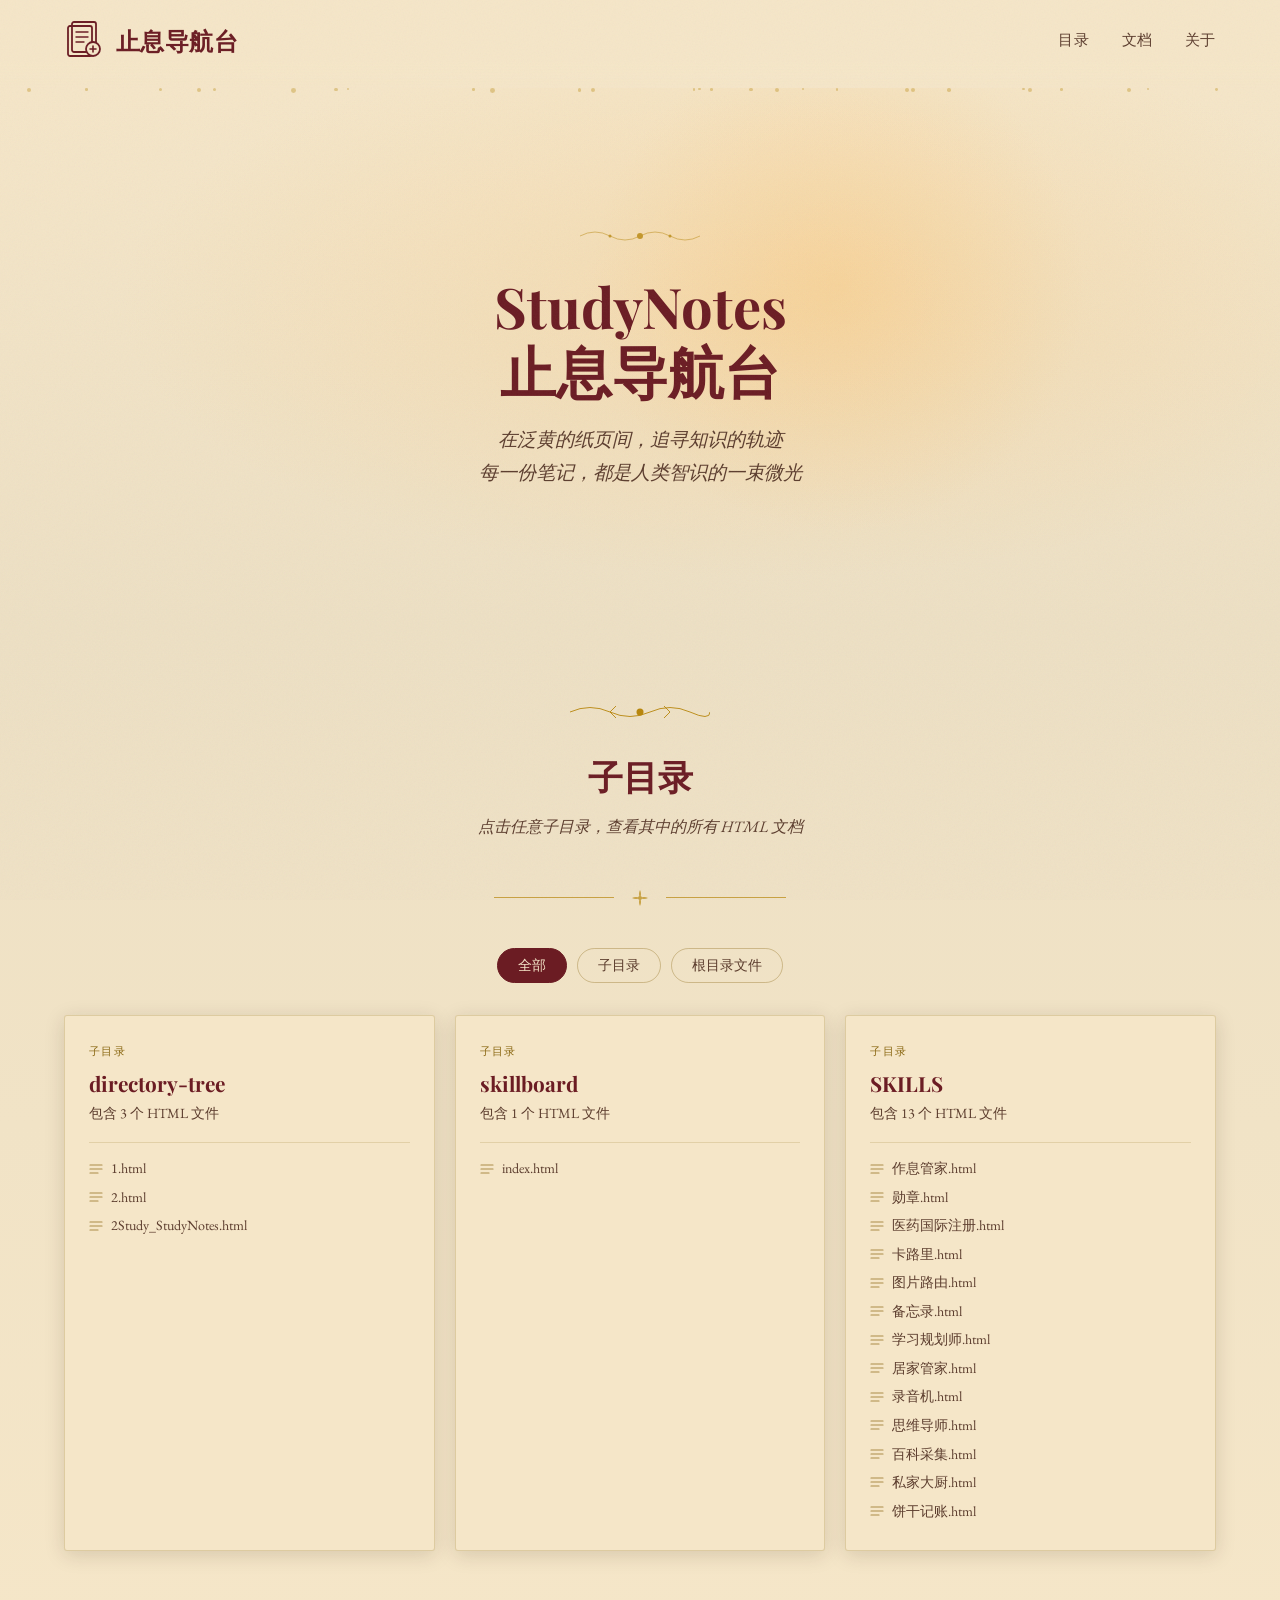
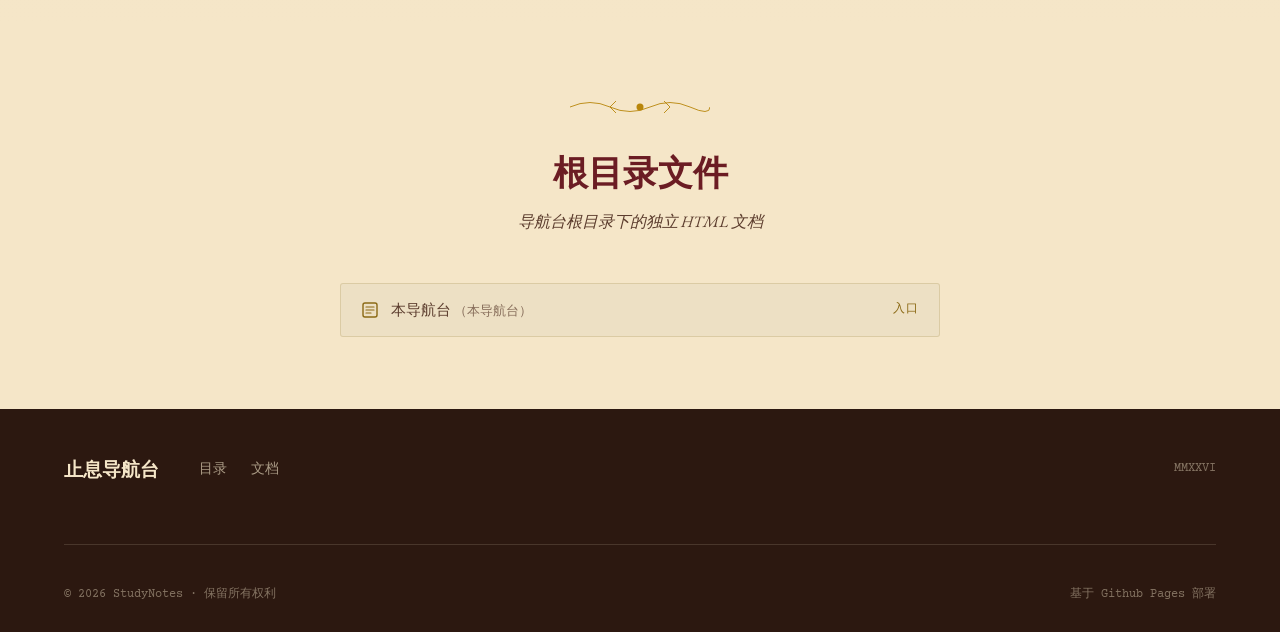
<file: index.html>
<!DOCTYPE html>
<html lang="zh-CN">
<head>
  <meta charset="UTF-8">
  <meta name="viewport" content="width=device-width, initial-scale=1.0">
  <title>StudyNotes 止息导航台</title>
  <meta name="description" content="StudyNotes 止息导航台 — 快速访问所有学习笔记与文档">
  <link rel="manifest" href="manifest.json">
  <link rel="preconnect" href="https://fonts.googleapis.com">
  <link rel="preconnect" href="https://fonts.gstatic.com" crossorigin>
  <link href="https://fonts.googleapis.com/css2?family=EB+Garamond:wght@400;500&family=Playfair+Display:wght@700&family=Courier+Prime&display=swap" rel="stylesheet">

  <style>
    /* ===== CSS Custom Properties — 颜色系统 ===== */
    :root {
      --color-parchment: #F5E6C8;
      --color-old-paper: #EDE0C4;
      --color-burgundy: #6B1C23;
      --color-brass: #B8860B;
      --color-ink: #2C1810;
      --color-ochre: #5C3D2E;
      --color-amber: #FFB347;
      --color-oxidized-copper: #8B6914;

      --font-display: 'Playfair Display', Georgia, serif;
      --font-body: 'EB Garamond', Garamond, serif;
      --font-mono: 'Courier Prime', 'Courier New', monospace;

      --shadow-card: 0 4px 20px rgba(44, 24, 16, 0.15);
      --shadow-card-hover: 0 12px 40px rgba(44, 24, 16, 0.28);
      --transition-base: 0.15s ease-out;
    }

    /* ===== Reset ===== */
    *, *::before, *::after { box-sizing: border-box; margin: 0; padding: 0; }
    img { max-width: 100%; display: block; }
    a { color: inherit; text-decoration: none; }
    button { background: none; border: none; cursor: pointer; font-family: inherit; }
    ul { list-style: none; }

    /* ===== Base ===== */
    html { scroll-behavior: smooth; }

    body {
      background-color: var(--color-parchment);
      color: var(--color-ink);
      font-family: var(--font-body);
      font-size: 16px;
      line-height: 1.6;
      overflow-x: hidden;
    }

    /* ===== Paper Texture Overlay ===== */
    body::before {
      content: '';
      position: fixed;
      inset: 0;
      pointer-events: none;
      z-index: 999;
      opacity: 0.045;
      background-image: url("data:image/svg+xml,%3Csvg xmlns='http://www.w3.org/2000/svg' width='300' height='300'%3E%3Cfilter id='noise'%3E%3CfeTurbulence type='fractalNoise' baseFrequency='0.65' numOctaves='3' stitchTiles='stitch'/%3E%3C/filter%3E%3Crect width='300' height='300' filter='url(%23noise)' opacity='1'/%3E%3C/svg%3E");
    }

    :focus-visible { outline: 2px solid var(--color-brass); outline-offset: 3px; }

    .container { max-width: 1200px; margin: 0 auto; padding: 0 24px; }

    /* ===== Header ===== */
    .site-header {
      position: sticky;
      top: 0;
      z-index: 100;
      background: linear-gradient(to bottom, var(--color-parchment) 70%, transparent);
      padding: 20px 0 28px;
    }

    .site-header .container {
      display: flex;
      align-items: center;
      justify-content: space-between;
      flex-wrap: wrap;
      gap: 16px;
    }

    .logo { display: flex; align-items: center; gap: 12px; }
    .logo-icon { width: 40px; height: 40px; color: var(--color-burgundy); }
    .logo-text {
      font-family: var(--font-display);
      font-size: 1.5rem;
      font-weight: 700;
      color: var(--color-burgundy);
      letter-spacing: 0.02em;
    }

    .nav-list { display: flex; gap: 32px; flex-wrap: wrap; }
    .nav-link {
      font-family: var(--font-body);
      font-size: 0.95rem;
      font-weight: 500;
      color: var(--color-ochre);
      letter-spacing: 0.04em;
      text-transform: uppercase;
      transition: color var(--transition-base);
    }
    .nav-link:hover { color: var(--color-brass); }

    /* ===== Hero ===== */
    .hero {
      position: relative;
      min-height: 60dvh;
      display: flex;
      align-items: center;
      justify-content: center;
      overflow: hidden;
      background:
        radial-gradient(ellipse at 60% 40%, rgba(255, 179, 71, 0.18) 0%, transparent 60%),
        linear-gradient(to bottom, var(--color-parchment), var(--color-old-paper));
    }

    .hero::before {
      content: '';
      position: absolute;
      top: -10%;
      right: 15%;
      width: 500px;
      height: 500px;
      background: radial-gradient(circle, rgba(255, 179, 71, 0.22) 0%, transparent 70%);
      pointer-events: none;
      animation: lamp-pulse 4s ease-in-out infinite;
    }

    @keyframes lamp-pulse {
      0%, 100% { opacity: 0.85; transform: scale(1); }
      50% { opacity: 1; transform: scale(1.06); }
    }

    .hero-content {
      position: relative;
      z-index: 2;
      text-align: center;
      padding: 60px 24px;
      max-width: 720px;
    }

    .hero-ornament { color: var(--color-brass); margin-bottom: 20px; opacity: 0.8; }

    .hero-title {
      font-family: var(--font-display);
      font-size: clamp(2rem, 5vw, 3.5rem);
      font-weight: 700;
      color: var(--color-burgundy);
      line-height: 1.15;
      margin-bottom: 20px;
    }

    .hero-quote {
      font-family: var(--font-body);
      font-size: clamp(1rem, 2vw, 1.2rem);
      color: var(--color-ochre);
      font-style: italic;
      line-height: 1.75;
    }

    /* ===== Particles ===== */
    .particles { position: absolute; inset: 0; pointer-events: none; overflow: hidden; }

    .particle {
      position: absolute;
      width: 3px;
      height: 3px;
      background: rgba(184, 134, 11, 0.35);
      border-radius: 50%;
      animation: float-particle linear infinite;
    }

    @keyframes float-particle {
      0% { transform: translateY(110vh) translateX(0); opacity: 0; }
      10% { opacity: 1; }
      90% { opacity: 1; }
      100% { transform: translateY(-10vh) translateX(var(--drift, 40px)) rotate(360deg); opacity: 0; }
    }

    /* ===== Section common ===== */
    .section { padding: 72px 0; }

    .section-header { text-align: center; margin-bottom: 48px; }

    .section-ornament { color: var(--color-brass); margin-bottom: 16px; }

    .section-title {
      font-family: var(--font-display);
      font-size: clamp(1.5rem, 3.5vw, 2.2rem);
      font-weight: 700;
      color: var(--color-burgundy);
      margin-bottom: 10px;
    }

    .section-subtitle {
      font-family: var(--font-body);
      font-size: 1rem;
      color: var(--color-ochre);
      font-style: italic;
      max-width: 52ch;
      margin: 0 auto;
    }

    /* ===== Catalog section ===== */
    .catalog-section {
      background: linear-gradient(to bottom, var(--color-old-paper) 0%, var(--color-parchment) 100%);
    }

    .victorian-divider {
      display: flex;
      align-items: center;
      justify-content: center;
      gap: 16px;
      margin: 0 auto 40px;
      color: var(--color-brass);
      opacity: 0.7;
    }

    .victorian-divider::before,
    .victorian-divider::after {
      content: '';
      flex: 1;
      max-width: 120px;
      height: 1px;
      background: currentColor;
    }

    /* ===== Filter Bar ===== */
    .filter-bar {
      display: flex;
      flex-wrap: wrap;
      gap: 10px;
      justify-content: center;
      margin-bottom: 32px;
    }

    .filter-btn {
      padding: 7px 20px;
      border: 1px solid rgba(139, 105, 20, 0.35);
      border-radius: 20px;
      font-family: var(--font-body);
      font-size: 0.88rem;
      color: var(--color-ochre);
      background: transparent;
      cursor: pointer;
      transition:
        background var(--transition-base),
        color var(--transition-base),
        border-color var(--transition-base);
    }

    .filter-btn:hover,
    .filter-btn.active {
      background: var(--color-burgundy);
      color: var(--color-parchment);
      border-color: var(--color-burgundy);
    }

    .filter-btn:focus-visible {
      outline: 2px solid var(--color-brass);
      outline-offset: 2px;
    }

    /* ===== Catalog grid ===== */
    .catalog-grid {
      display: grid;
      grid-template-columns: repeat(auto-fill, minmax(300px, 1fr));
      gap: 20px;
    }

    .catalog-card {
      background: var(--color-parchment);
      border: 1px solid rgba(139, 105, 20, 0.22);
      border-radius: 3px;
      padding: 28px 24px;
      box-shadow: var(--shadow-card);
      transition:
        transform var(--transition-base),
        box-shadow var(--transition-base),
        border-color var(--transition-base);
      perspective: 1000px;
      opacity: 0;
      transform: translateY(20px);
    }

    .catalog-card.visible {
      animation: card-in 0.45s ease-out forwards;
    }

    @keyframes card-in {
      to { opacity: 1; transform: translateY(0); }
    }

    .catalog-card:hover {
      transform: translateY(-4px) rotateX(1deg);
      box-shadow: var(--shadow-card-hover);
      border-color: var(--color-brass);
    }

    .catalog-card:focus-within {
      outline: 2px solid var(--color-brass);
      outline-offset: 3px;
    }

    .card-type-label {
      font-family: var(--font-mono);
      font-size: 0.68rem;
      color: var(--color-oxidized-copper);
      letter-spacing: 0.12em;
      text-transform: uppercase;
      margin-bottom: 10px;
    }

    .card-dir-name {
      font-family: var(--font-display);
      font-size: 1.3rem;
      font-weight: 700;
      color: var(--color-burgundy);
      margin-bottom: 6px;
      line-height: 1.2;
    }

    .card-file-count {
      font-family: var(--font-body);
      font-size: 0.88rem;
      color: var(--color-ochre);
      margin-bottom: 18px;
    }

    .card-file-list {
      display: flex;
      flex-direction: column;
      gap: 6px;
      border-top: 1px solid rgba(139, 105, 20, 0.18);
      padding-top: 14px;
    }

    .card-file-item {
      display: flex;
      align-items: center;
      gap: 8px;
      font-size: 0.88rem;
      color: var(--color-ochre);
      transition: color var(--transition-base);
    }

    .card-file-item:hover { color: var(--color-brass); }
    .card-file-item svg { flex-shrink: 0; color: var(--color-oxidized-copper); opacity: 0.7; }
    .card-file-item a { color: inherit; transition: color var(--transition-base); word-break: break-all; }
    .card-file-item a:hover { color: var(--color-burgundy); }

    /* ===== Empty state ===== */
    .empty-state {
      padding: 40px 0;
      text-align: center;
    }

    .empty-state p {
      font-family: var(--font-body);
      font-style: italic;
      color: var(--color-ochre);
      margin-top: 16px;
    }

    /* ===== Root files section ===== */
    .root-files-section { background: var(--color-parchment); }

    .file-list {
      display: flex;
      flex-direction: column;
      gap: 8px;
      max-width: 600px;
      margin: 0 auto;
    }

    .file-item {
      display: flex;
      align-items: center;
      gap: 12px;
      padding: 14px 20px;
      background: var(--color-old-paper);
      border: 1px solid rgba(139, 105, 20, 0.18);
      border-radius: 3px;
      transition:
        background var(--transition-base),
        border-color var(--transition-base),
        transform var(--transition-base);
    }

    .file-item:hover {
      background: var(--color-parchment);
      border-color: var(--color-brass);
      transform: translateX(4px);
    }

    .file-item svg { color: var(--color-oxidized-copper); flex-shrink: 0; }
    .file-item a { font-size: 0.95rem; color: var(--color-ochre); transition: color var(--transition-base); }
    .file-item a:hover { color: var(--color-burgundy); }
    .file-item-label {
      font-family: var(--font-mono);
      font-size: 0.72rem;
      color: var(--color-oxidized-copper);
      letter-spacing: 0.1em;
      text-transform: uppercase;
      margin-left: auto;
    }

    /* ===== Scroll reveal ===== */
    .reveal { opacity: 0; transform: translateY(16px); transition: opacity 0.45s ease-out, transform 0.45s ease-out; }
    .reveal.visible { opacity: 1; transform: translateY(0); }

    /* ===== Footer ===== */
    .site-footer {
      background: var(--color-ink);
      color: var(--color-old-paper);
      padding: 44px 0 28px;
    }

    .footer-content {
      display: grid;
      grid-template-columns: auto 1fr auto;
      gap: 40px;
      align-items: center;
      flex-wrap: wrap;
    }

    .footer-logo {
      font-family: var(--font-display);
      font-size: 1.2rem;
      font-weight: 700;
      color: var(--color-parchment);
    }

    .footer-nav { display: flex; list-style: none; gap: 24px; flex-wrap: wrap; }

    .footer-link {
      font-family: var(--font-body);
      font-size: 0.85rem;
      color: var(--color-old-paper);
      opacity: 0.65;
      transition: opacity var(--transition-base), color var(--transition-base);
    }

    .footer-link:hover { opacity: 1; color: var(--color-brass); }

    .footer-copy { font-family: var(--font-mono); font-size: 0.75rem; color: var(--color-old-paper); opacity: 0.45; }

    .footer-divider {
      grid-column: 1 / -1;
      border: none;
      border-top: 1px solid rgba(237, 224, 196, 0.15);
      margin: 20px 0 0;
    }

    .footer-bottom {
      grid-column: 1 / -1;
      display: flex;
      justify-content: space-between;
      align-items: center;
      flex-wrap: wrap;
      gap: 12px;
    }

    /* ===== sr-only ===== */
    .sr-only {
      position: absolute;
      width: 1px;
      height: 1px;
      padding: 0;
      margin: -1px;
      overflow: hidden;
      clip: rect(0, 0, 0, 0);
      white-space: nowrap;
      border: 0;
    }

    /* ===== Responsive ===== */
    @media (max-width: 768px) {
      .site-header .container { flex-direction: column; align-items: flex-start; gap: 12px; }
      .nav-list { gap: 20px; }
      .footer-content { grid-template-columns: 1fr; text-align: center; }
      .footer-nav { justify-content: center; }
      .footer-bottom { justify-content: center; text-align: center; }
    }

    /* ===== Reduced Motion ===== */
    @media (prefers-reduced-motion: reduce) {
      *, *::before, *::after {
        animation-duration: 0.01ms !important;
        animation-iteration-count: 1 !important;
        transition-duration: 0.01ms !important;
      }
      .particle { display: none; }
    }
  </style>
</head>
<body>

  <!-- ===== Header ===== -->
  <header class="site-header">
    <div class="container">
      <a href="#" class="logo" aria-label="StudyNotes 止息导航台">
        <svg class="logo-icon" viewBox="0 0 40 40" fill="none" xmlns="http://www.w3.org/2000/svg" aria-hidden="true">
          <rect x="4" y="6" width="24" height="30" rx="2" stroke="currentColor" stroke-width="1.8" fill="none"/>
          <rect x="8" y="2" width="24" height="30" rx="2" stroke="currentColor" stroke-width="1.8" fill="none"/>
          <path d="M12 12h12M12 17h12M12 22h8" stroke="currentColor" stroke-width="1.4" stroke-linecap="round"/>
          <circle cx="29" cy="29" r="7" stroke="currentColor" stroke-width="1.8" fill="var(--color-parchment)"/>
          <path d="M26 29h6M29 26v6" stroke="currentColor" stroke-width="1.6" stroke-linecap="round"/>
        </svg>
        <span class="logo-text">止息导航台</span>
      </a>
      <nav aria-label="主导航">
        <ul class="nav-list">
          <li><a href="#catalog" class="nav-link">目录</a></li>
          <li><a href="#root-files" class="nav-link">文档</a></li>
          <li><a href="#about" class="nav-link">关于</a></li>
        </ul>
      </nav>
    </div>
  </header>

  <!-- ===== Hero ===== -->
  <section class="hero" id="hero" aria-label="导航台介绍">
    <div class="particles" aria-hidden="true" id="particles"></div>
    <div class="hero-content">
      <div class="hero-ornament" aria-hidden="true">
        <svg width="120" height="20" viewBox="0 0 120 20" xmlns="http://www.w3.org/2000/svg">
          <path d="M0 10 Q15 2 30 10 T60 10 T90 10 T120 10" stroke="currentColor" stroke-width="1" fill="none" opacity="0.6"/>
          <circle cx="60" cy="10" r="3" fill="currentColor"/>
          <circle cx="30" cy="10" r="1.5" fill="currentColor"/>
          <circle cx="90" cy="10" r="1.5" fill="currentColor"/>
        </svg>
      </div>
      <h1 class="hero-title">StudyNotes<br>止息导航台</h1>
      <p class="hero-quote">在泛黄的纸页间，追寻知识的轨迹<br>每一份笔记，都是人类智识的一束微光</p>
    </div>
  </section>

  <!-- ===== Catalog: subdirectories ===== -->
  <section class="section catalog-section" id="catalog" aria-labelledby="catalog-title">
    <div class="container">
      <header class="section-header reveal">
        <div class="section-ornament" aria-hidden="true">
          <svg width="140" height="24" viewBox="0 0 140 24" xmlns="http://www.w3.org/2000/svg">
            <path d="M0 12 Q20 3 40 12 T80 12 T120 12 T140 12" stroke="currentColor" stroke-width="0.9" fill="none"/>
            <path d="M40 12 L46 6 M40 12 L46 18" stroke="currentColor" stroke-width="0.9" fill="none"/>
            <path d="M100 12 L94 6 M100 12 L94 18" stroke="currentColor" stroke-width="0.9" fill="none"/>
            <circle cx="70" cy="12" r="3.5" fill="currentColor"/>
          </svg>
        </div>
        <h2 class="section-title" id="catalog-title">子目录</h2>
        <p class="section-subtitle">点击任意子目录，查看其中的所有 HTML 文档</p>
      </header>

      <div class="victorian-divider" aria-hidden="true">
        <svg width="20" height="20" viewBox="0 0 20 20" xmlns="http://www.w3.org/2000/svg">
          <path d="M10 2 Q12 6 10 10 Q8 6 10 2Z" fill="currentColor"/>
          <path d="M10 18 Q8 14 10 10 Q12 14 10 18Z" fill="currentColor"/>
          <path d="M2 10 Q6 8 10 10 Q6 12 2 10Z" fill="currentColor"/>
          <path d="M18 10 Q14 12 10 10 Q14 8 18 10Z" fill="currentColor"/>
          <circle cx="10" cy="10" r="2" fill="currentColor"/>
        </svg>
      </div>

      <!-- Filter bar -->
      <div class="filter-bar" role="group" aria-label="筛选分类">
        <button class="filter-btn active" type="button" data-filter="all" aria-pressed="true">全部</button>
        <button class="filter-btn" type="button" data-filter="directory" aria-pressed="false">子目录</button>
        <button class="filter-btn" type="button" data-filter="root" aria-pressed="false">根目录文件</button>
      </div>

      <!-- Subdirectory cards grid -->
      <div class="catalog-grid" id="catalog-grid" role="list"></div>

      <!-- Catalog empty state -->
      <div class="empty-state" id="catalog-empty" style="display:none" aria-live="polite">
        <div class="section-ornament" aria-hidden="true">
          <svg width="140" height="24" viewBox="0 0 140 24" xmlns="http://www.w3.org/2000/svg">
            <path d="M0 12 Q20 3 40 12 T80 12 T120 12 T140 12" stroke="currentColor" stroke-width="0.9" fill="none"/>
            <circle cx="70" cy="12" r="3.5" fill="currentColor"/>
          </svg>
        </div>
        <p>此分类暂无文档</p>
      </div>
    </div>
  </section>

  <!-- ===== Root-level files ===== -->
  <section class="section root-files-section" id="root-files" aria-labelledby="root-files-title">
    <div class="container">
      <header class="section-header reveal">
        <div class="section-ornament" aria-hidden="true">
          <svg width="140" height="24" viewBox="0 0 140 24" xmlns="http://www.w3.org/2000/svg">
            <path d="M0 12 Q20 3 40 12 T80 12 T120 12 T140 12" stroke="currentColor" stroke-width="0.9" fill="none"/>
            <path d="M40 12 L46 6 M40 12 L46 18" stroke="currentColor" stroke-width="0.9" fill="none"/>
            <path d="M100 12 L94 6 M100 12 L94 18" stroke="currentColor" stroke-width="0.9" fill="none"/>
            <circle cx="70" cy="12" r="3.5" fill="currentColor"/>
          </svg>
        </div>
        <h2 class="section-title" id="root-files-title">根目录文件</h2>
        <p class="section-subtitle">导航台根目录下的独立 HTML 文档</p>
      </header>

      <!-- Root files list -->
      <div class="file-list reveal" id="root-files-list" role="list"></div>

      <!-- Root empty state -->
      <div class="empty-state" id="root-empty" style="display:none" aria-live="polite">
        <div class="section-ornament" aria-hidden="true">
          <svg width="140" height="24" viewBox="0 0 140 24" xmlns="http://www.w3.org/2000/svg">
            <path d="M0 12 Q20 3 40 12 T80 12 T120 12 T140 12" stroke="currentColor" stroke-width="0.9" fill="none"/>
            <circle cx="70" cy="12" r="3.5" fill="currentColor"/>
          </svg>
        </div>
        <p>此分类暂无文档</p>
      </div>
    </div>
  </section>

  <!-- ===== Footer ===== -->
  <footer class="site-footer" id="about" aria-label="站点页脚">
    <div class="container">
      <div class="footer-content">
        <span class="footer-logo">止息导航台</span>
        <nav aria-label="底部导航">
          <ul class="footer-nav">
            <li><a href="#catalog" class="footer-link">目录</a></li>
            <li><a href="#root-files" class="footer-link">文档</a></li>
          </ul>
        </nav>
        <span class="footer-copy">MMXXVI</span>
        <hr class="footer-divider">
        <div class="footer-bottom">
          <span class="footer-copy">© 2026 StudyNotes · 保留所有权利</span>
          <span class="footer-copy">基于 Github Pages 部署</span>
        </div>
      </div>
    </div>
  </footer>

  <!-- ===== Scripts ===== -->
  <script>
    /* ─────────────────────────────────────────
       数据加载：从 structure.json 动态读取
       （由 generate_nav.py 在部署时生成）
       ───────────────────────────────────────── */
    var DOCS_STRUCTURE = null;

    function loadStructure() {
      return fetch('structure.json')
        .then(function(resp) {
          if (!resp.ok) throw new Error('structure.json 加载失败');
          return resp.json();
        })
        .then(function(data) {
          DOCS_STRUCTURE = data;
          return data;
        })
        .catch(function(err) {
          console.error('[导航台] 数据加载失败:', err);
          var grid = document.getElementById('catalog-grid');
          if (grid) grid.innerHTML = '';
          var list = document.getElementById('root-files-list');
          if (list) list.innerHTML = '';
          var catEmpty = document.getElementById('catalog-empty');
          if (catEmpty) catEmpty.style.display = '';
          var rootEmpty = document.getElementById('root-empty');
          if (rootEmpty) rootEmpty.style.display = '';
        });
    }

    /* ─────────────────────────────────────────
       粒子系统：28 个漂浮微尘
       ───────────────────────────────────────── */
    (function initParticles() {
      var container = document.getElementById('particles');
      if (!container) return;
      var COUNT = 28;
      for (var i = 0; i < COUNT; i++) {
        var p = document.createElement('div');
        p.className = 'particle';
        var size = 2 + Math.random() * 3;
        p.style.cssText = [
          'width:' + size + 'px',
          'height:' + size + 'px',
          'left:' + (Math.random() * 100) + '%',
          'animation-duration:' + (12 + Math.random() * 20) + 's',
          'animation-delay:' + (-Math.random() * 20) + 's',
          '--drift:' + ((Math.random() - 0.5) * 100) + 'px',
        ].join(';');
        container.appendChild(p);
      }
    })();

    /* ─────────────────────────────────────────
       渲染子目录卡片
       ───────────────────────────────────────── */
    function renderCatalog() {
      var grid = document.getElementById('catalog-grid');
      if (!grid || !DOCS_STRUCTURE) return;
      grid.innerHTML = '';

      DOCS_STRUCTURE.subdirs.forEach(function(subdir) {
        var card = document.createElement('article');
        card.className = 'catalog-card';
        card.setAttribute('role', 'listitem');
        card.setAttribute('data-type', 'directory');

        var labelP = document.createElement('p');
        labelP.className = 'card-type-label';
        labelP.textContent = '子目录';
        card.appendChild(labelP);

        var titleH = document.createElement('h3');
        titleH.className = 'card-dir-name';
        titleH.textContent = subdir.name;
        card.appendChild(titleH);

        var countP = document.createElement('p');
        countP.className = 'card-file-count';
        countP.textContent = '包含 ' + subdir.files.length + ' 个 HTML 文件';
        card.appendChild(countP);

        var fileListDiv = document.createElement('div');
        fileListDiv.className = 'card-file-list';

        subdir.files.forEach(function(file) {
          var itemDiv = document.createElement('div');
          itemDiv.className = 'card-file-item';

          var iconSvg = '<svg width="14" height="14" viewBox="0 0 14 14" fill="none" xmlns="http://www.w3.org/2000/svg" aria-hidden="true"><path d="M1 3h12M1 7h12M1 11h8" stroke="currentColor" stroke-width="1.2" stroke-linecap="round"/></svg>';
          itemDiv.innerHTML = iconSvg;

          var link = document.createElement('a');
          link.href = (DOCS_STRUCTURE.githubPagesBase || '') + subdir.path + file.name;
          link.target = '_blank';
          link.rel = 'noopener';
          link.textContent = file.name;
          itemDiv.appendChild(link);

          fileListDiv.appendChild(itemDiv);
        });

        card.appendChild(fileListDiv);
        grid.appendChild(card);
      });
    }

    /* ─────────────────────────────────────────
       渲染根目录文件列表
       ───────────────────────────────────────── */
    function renderRootFiles() {
      var list = document.getElementById('root-files-list');
      if (!list || !DOCS_STRUCTURE) return;
      list.innerHTML = '';

      DOCS_STRUCTURE.rootFiles.forEach(function(file) {
        var item = document.createElement('div');
        item.className = 'file-item reveal';
        item.setAttribute('data-type', 'root');
        item.setAttribute('role', 'listitem');

        var iconSvg = '<svg width="18" height="18" viewBox="0 0 18 18" fill="none" xmlns="http://www.w3.org/2000/svg" aria-hidden="true"><rect x="2" y="2" width="14" height="14" rx="2" stroke="currentColor" stroke-width="1.4" fill="none"/><path d="M5 6h8M5 9h8M5 12h5" stroke="currentColor" stroke-width="1.2" stroke-linecap="round"/></svg>';
        item.innerHTML = iconSvg;

        var link = document.createElement('a');
        link.href = (DOCS_STRUCTURE.githubPagesBase || '') + file.name;
        link.target = '_blank';
        link.rel = 'noopener';
        if (file.isEntry) {
          link.innerHTML = file.label + ' <span style="font-size:0.8rem;color:var(--color-ochre);opacity:0.7">（本导航台）</span>';
        } else {
          link.textContent = file.label;
        }
        item.appendChild(link);

        var badge = document.createElement('span');
        badge.className = 'file-item-label';
        badge.textContent = file.isEntry ? '入口' : '文档';
        item.appendChild(badge);

        list.appendChild(item);
      });
    }

    /* ─────────────────────────────────────────
       Filter 交互
       ───────────────────────────────────────── */
    function initFilter() {
      var buttons = document.querySelectorAll('.filter-btn');
      var cards = document.querySelectorAll('.catalog-card');
      var rootItems = document.querySelectorAll('.file-item[data-type="root"]');
      var catalogEmpty = document.getElementById('catalog-empty');
      var rootEmpty = document.getElementById('root-empty');

      buttons.forEach(function(btn) {
        btn.addEventListener('click', function() {
          var filter = btn.getAttribute('data-filter');

          buttons.forEach(function(b) {
            b.classList.remove('active');
            b.setAttribute('aria-pressed', 'false');
          });
          btn.classList.add('active');
          btn.setAttribute('aria-pressed', 'true');

          cards.forEach(function(card) {
            if (filter === 'all' || filter === 'directory') {
              card.style.display = '';
              setTimeout(function() { card.classList.add('visible'); }, 10);
            } else {
              card.style.display = 'none';
              card.classList.remove('visible');
            }
          });
          if (catalogEmpty) {
            catalogEmpty.style.display = (filter === 'directory') ? '' : 'none';
          }

          rootItems.forEach(function(item) {
            if (filter === 'all' || filter === 'root') {
              item.style.display = '';
              setTimeout(function() { item.classList.add('visible'); }, 10);
            } else {
              item.style.display = 'none';
              item.classList.remove('visible');
            }
          });
          if (rootEmpty) {
            rootEmpty.style.display = (filter === 'root') ? '' : 'none';
          }
        });
      });
    }

    /* ─────────────────────────────────────────
       Scroll Reveal（stagger 90ms per item）
       ───────────────────────────────────────── */
    function initScrollReveal() {
      var els = document.querySelectorAll('.catalog-card, .file-item, .reveal');
      var observer = new IntersectionObserver(function(entries) {
        entries.forEach(function(entry) {
          if (entry.isIntersecting) {
            var siblings = Array.from(entry.target.parentElement.children);
            var delay = siblings.indexOf(entry.target) * 90;
            setTimeout(function() {
              entry.target.classList.add('visible');
            }, delay);
            observer.unobserve(entry.target);
          }
        });
      }, { threshold: 0.1, rootMargin: '0px 0px -30px 0px' });

      els.forEach(function(el) { observer.observe(el); });
    }

    /* ─────────────────────────────────────────
       统一初始化
       ───────────────────────────────────────── */
    document.addEventListener('DOMContentLoaded', function() {
      loadStructure().then(function() {
        renderCatalog();
        renderRootFiles();
        initFilter();
        initScrollReveal();
      });
    });
  </script>

</body>
</html>
</file>
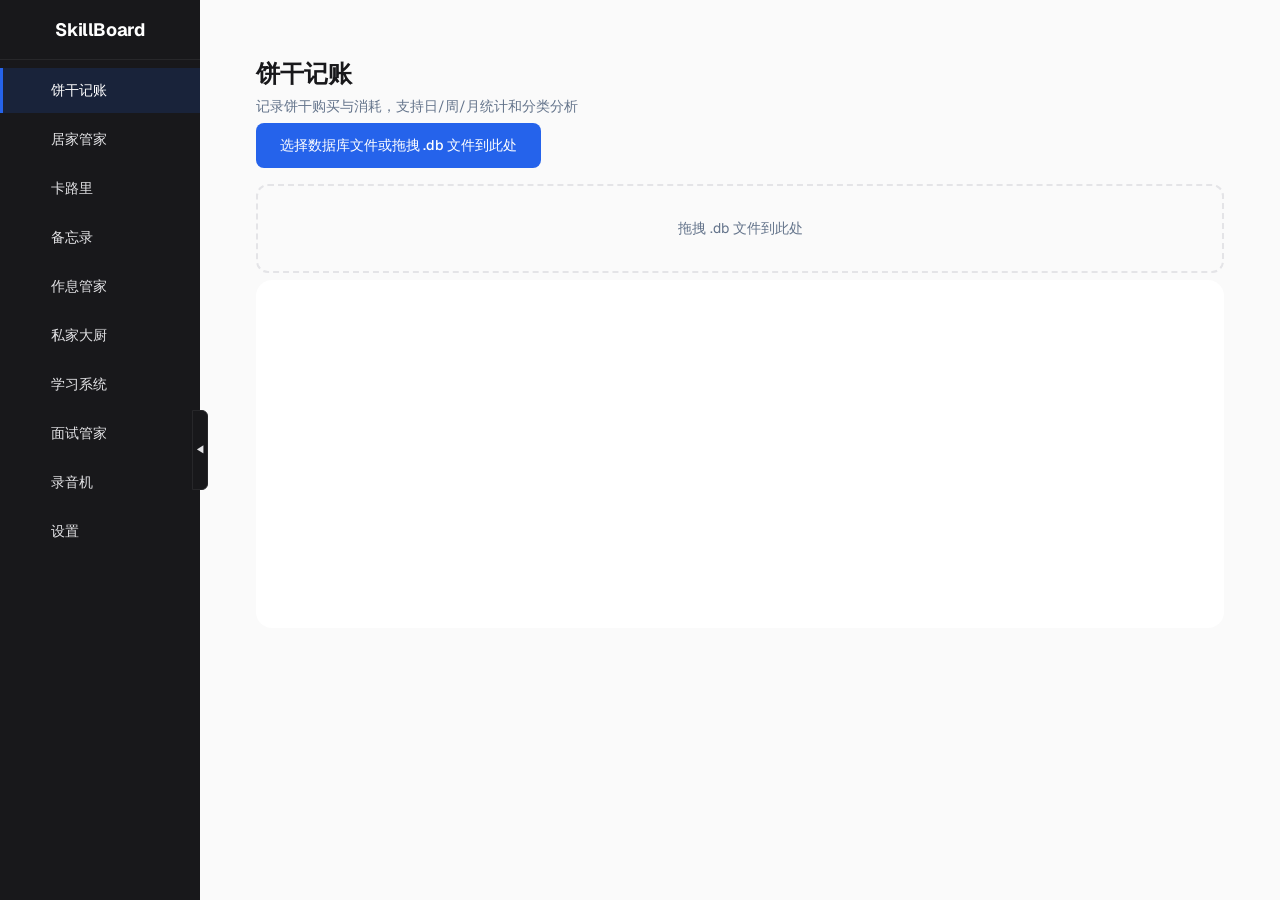
<file: skillboard/index.html>
<!DOCTYPE html>
<html lang="zh-CN">
<head>
  <meta charset="UTF-8">
  <meta name="viewport" content="width=device-width, initial-scale=1.0">
  <title>SkillBoard</title>
  <link rel="manifest" href="/manifest.json">
  <link rel="stylesheet" href="./style.css">
  <link rel="preconnect" href="https://fonts.googleapis.com">
  <link href="https://fonts.googleapis.com/css2?family=Geist:wght@400;500;600;700&display=swap" rel="stylesheet">
  <script src="./chart.umd.js"></script>
  <script src="./chartjs-plugin-datalabels.min.js"></script>
  <script src="./sql-wasm.js"></script>
</head>
<body>
  <div id="app">
    <!-- 桌面端侧边栏 -->
    <aside class="app-sidebar">
      <div class="sidebar-logo">
        <h1>SkillBoard</h1>
      </div>
      <nav class="sidebar-nav">
        <a href="#" class="sidebar-nav-item active" data-panel="cookie-accounting">
          <span class="sidebar-nav-icon" id="sidebar-icon-cookie"></span>
          <span>饼干记账</span>
        </a>
        <a href="#" class="sidebar-nav-item" data-panel="home-manager">
          <span class="sidebar-nav-icon" id="sidebar-icon-home"></span>
          <span>居家管家</span>
        </a>
        <a href="#" class="sidebar-nav-item" data-panel="calorie">
          <span class="sidebar-nav-icon" id="sidebar-icon-calorie"></span>
          <span>卡路里</span>
        </a>
        <a href="#" class="sidebar-nav-item" data-panel="memo">
          <span class="sidebar-nav-icon" id="sidebar-icon-memo"></span>
          <span>备忘录</span>
        </a>
        <a href="#" class="sidebar-nav-item" data-panel="schedule-manager">
          <span class="sidebar-nav-icon" id="sidebar-icon-schedule"></span>
          <span>作息管家</span>
        </a>
        <a href="#" class="sidebar-nav-item" data-panel="chef-cookbook">
          <span class="sidebar-nav-icon" id="sidebar-icon-chef"></span>
          <span>私家大厨</span>
        </a>
        <a href="#" class="sidebar-nav-item" data-panel="learning-system">
          <span class="sidebar-nav-icon" id="sidebar-icon-learning"></span>
          <span>学习系统</span>
        </a>
        <a href="#" class="sidebar-nav-item" data-panel="interview-manager">
          <span class="sidebar-nav-icon" id="sidebar-icon-interview"></span>
          <span>面试管家</span>
        </a>
        <a href="#" class="sidebar-nav-item" data-panel="daily-recorder">
          <span class="sidebar-nav-icon" id="sidebar-icon-recorder"></span>
          <span>录音机</span>
        </a>
        <a href="#" class="sidebar-nav-item" id="sidebar-settings-btn">
          <span class="sidebar-nav-icon" id="sidebar-icon-settings"></span>
          <span>设置</span>
        </a>
      </nav>
    </aside>
    <button class="sidebar-toggle" id="sidebar-toggle" title="折叠侧边栏">◀</button>

    <header class="app-header">
      <h1>SkillBoard</h1>
      <nav class="tab-nav" id="tab-nav">
        <button class="tab-btn active" data-panel="cookie-accounting">
          <span class="tab-icon" id="icon-cookie"></span>
          <span class="tab-label">饼干记账</span>
        </button>
        <button class="tab-btn" data-panel="home-manager">
          <span class="tab-icon" id="icon-home"></span>
          <span class="tab-label">居家管家</span>
        </button>
        <button class="tab-btn" data-panel="calorie">
          <span class="tab-icon" id="icon-calorie"></span>
          <span class="tab-label">卡路里</span>
        </button>
        <button class="tab-btn" data-panel="memo">
          <span class="tab-icon" id="icon-memo"></span>
          <span class="tab-label">备忘录</span>
        </button>
        <button class="tab-btn" data-panel="schedule-manager">
          <span class="tab-icon" id="icon-schedule"></span>
          <span class="tab-label">作息管家</span>
        </button>
        <button class="tab-btn" data-panel="chef-cookbook">
          <span class="tab-icon" id="icon-chef"></span>
          <span class="tab-label">私家大厨</span>
        </button>
        <button class="tab-btn" data-panel="learning-system">
          <span class="tab-icon" id="icon-learning"></span>
          <span class="tab-label">学习系统</span>
        </button>
        <button class="tab-btn" data-panel="interview-manager">
          <span class="tab-icon" id="icon-interview"></span>
          <span class="tab-label">面试管家</span>
        </button>
        <button class="tab-btn" data-panel="daily-recorder">
          <span class="tab-icon" id="icon-recorder"></span>
          <span class="tab-label">录音机</span>
        </button>
        <button class="tab-btn settings-btn" id="settings-btn">
          <span class="tab-icon" id="icon-settings"></span>
          <span class="tab-label">设置</span>
        </button>
      </nav>
    </header>

    <main class="app-main" id="app-main">
      <cookie-accounting-panel></cookie-accounting-panel>
      <calorie-panel style="display:none"></calorie-panel>
      <home-manager-panel style="display:none"></home-manager-panel>
      <chef-cookbook-panel style="display:none"></chef-cookbook-panel>
      <daily-recorder-panel style="display:none"></daily-recorder-panel>
      <learning-system-panel style="display:none"></learning-system-panel>
      <schedule-manager-panel style="display:none"></schedule-manager-panel>
      <memo-panel style="display:none"></memo-panel>
      <interview-manager-panel style="display:none"></interview-manager-panel>

      <div class="settings-view" id="settings-view" style="display:none">
        <div class="settings-header">
          <h2>设置</h2>
          <p class="settings-desc">配置各技能模块的数据库文件</p>
        </div>
        <div class="settings-list" id="settings-list"></div>
      </div>
    </main>

    <nav class="mobile-bottom-nav" id="mobile-bottom-nav">
      <a href="#" class="mobile-nav-item active" data-panel="cookie-accounting">饼干记账</a>
      <a href="#" class="mobile-nav-item" data-panel="home-manager">居家管家</a>
      <a href="#" class="mobile-nav-item" data-panel="calorie">卡路里</a>
      <a href="#" class="mobile-nav-item" data-panel="memo">备忘录</a>
      <a href="#" class="mobile-nav-item" data-panel="schedule-manager">作息管家</a>
      <a href="#" class="mobile-nav-item" data-panel="chef-cookbook">私家大厨</a>
      <a href="#" class="mobile-nav-item" data-panel="learning-system">学习系统</a>
      <a href="#" class="mobile-nav-item" data-panel="interview-manager">面试管家</a>
      <a href="#" class="mobile-nav-item" data-panel="daily-recorder">录音机</a>
      <a href="#" class="mobile-nav-item" id="mobile-settings-btn">设置</a>
    </nav>

    <footer class="app-footer">
      <p>SkillBoard · 纯前端离线运行 · 数据不上传任何服务器</p>
    </footer>
  </div>

  <script type="module">
    function waitForSqlJs(callback) {
      if (typeof initSqlJs !== 'undefined') { callback(); return; }
      let waited = 0;
      const interval = setInterval(() => {
        waited += 100;
        if (typeof initSqlJs !== 'undefined') { clearInterval(interval); callback(); }
        else if (waited > 10000) { clearInterval(interval); callback(); }
      }, 100);
    }

    const loadComponent = (path) => import(path).catch(e => { console.warn('Failed:', path, e.message); return null; });

    waitForSqlJs(() => {
      Promise.all([
        loadComponent('./components/cookie-accounting/panel.js'),
        loadComponent('./components/calorie-panel/panel.js'),
        loadComponent('./components/home-manager/panel.js'),
        loadComponent('./components/chef-cookbook/panel.js'),
        loadComponent('./components/daily-recorder/panel.js'),
        loadComponent('./components/learning-system/panel.js'),
        loadComponent('./components/schedule-manager/panel.js'),
        loadComponent('./components/memo/panel.js'),
        loadComponent('./components/interview-manager/panel.js'),
      ]).then(() => {
        import('https://esm.sh/@phosphor-icons/react@2.1.7').then(ph => {
          const { Cookie, ForkKnife, House, ChefHat, Gear, Microphone, GraduationCap, Clock, Notepad, Briefcase } = ph;
          if (document.getElementById('icon-cookie')) document.getElementById('icon-cookie').replaceWith(Cookie({ weight: 'regular', width: 20, height: 20 }));
          if (document.getElementById('icon-calorie')) document.getElementById('icon-calorie').replaceWith(ForkKnife({ weight: 'regular', width: 20, height: 20 }));
          if (document.getElementById('icon-home')) document.getElementById('icon-home').replaceWith(House({ weight: 'regular', width: 20, height: 20 }));
          if (document.getElementById('icon-chef')) document.getElementById('icon-chef').replaceWith(ChefHat({ weight: 'regular', width: 20, height: 20 }));
          if (document.getElementById('icon-recorder')) document.getElementById('icon-recorder').replaceWith(Microphone({ weight: 'regular', width: 20, height: 20 }));
          if (document.getElementById('icon-learning')) document.getElementById('icon-learning').replaceWith(GraduationCap({ weight: 'regular', width: 20, height: 20 }));
          if (document.getElementById('icon-schedule')) document.getElementById('icon-schedule').replaceWith(Clock({ weight: 'regular', width: 20, height: 20 }));
          if (document.getElementById('icon-memo')) document.getElementById('icon-memo').replaceWith(Notepad({ weight: 'regular', width: 20, height: 20 }));
          if (document.getElementById('icon-interview')) document.getElementById('icon-interview').replaceWith(Briefcase({ weight: 'regular', width: 20, height: 20 }));
          if (document.getElementById('icon-settings')) document.getElementById('icon-settings').replaceWith(Gear({ weight: 'regular', width: 20, height: 20 }));
          // Sidebar icons
          if (document.getElementById('sidebar-icon-cookie')) document.getElementById('sidebar-icon-cookie').replaceWith(Cookie({ weight: 'regular', width: 20, height: 20 }));
          if (document.getElementById('sidebar-icon-calorie')) document.getElementById('sidebar-icon-calorie').replaceWith(ForkKnife({ weight: 'regular', width: 20, height: 20 }));
          if (document.getElementById('sidebar-icon-home')) document.getElementById('sidebar-icon-home').replaceWith(House({ weight: 'regular', width: 20, height: 20 }));
          if (document.getElementById('sidebar-icon-chef')) document.getElementById('sidebar-icon-chef').replaceWith(ChefHat({ weight: 'regular', width: 20, height: 20 }));
          if (document.getElementById('sidebar-icon-recorder')) document.getElementById('sidebar-icon-recorder').replaceWith(Microphone({ weight: 'regular', width: 20, height: 20 }));
          if (document.getElementById('sidebar-icon-learning')) document.getElementById('sidebar-icon-learning').replaceWith(GraduationCap({ weight: 'regular', width: 20, height: 20 }));
          if (document.getElementById('sidebar-icon-schedule')) document.getElementById('sidebar-icon-schedule').replaceWith(Clock({ weight: 'regular', width: 20, height: 20 }));
          if (document.getElementById('sidebar-icon-memo')) document.getElementById('sidebar-icon-memo').replaceWith(Notepad({ weight: 'regular', width: 20, height: 20 }));
          if (document.getElementById('sidebar-icon-interview')) document.getElementById('sidebar-icon-interview').replaceWith(Briefcase({ weight: 'regular', width: 20, height: 20 }));
          if (document.getElementById('sidebar-icon-settings')) document.getElementById('sidebar-icon-settings').replaceWith(Gear({ weight: 'regular', width: 20, height: 20 }));
        }).catch(() => {});
      });
    });

    const tabBtns = document.querySelectorAll('.tab-btn');
    const sidebarNavItems = document.querySelectorAll('.sidebar-nav-item');
    const mobileNavItems = document.querySelectorAll('.mobile-nav-item');
    const panels = {
      'cookie-accounting': document.querySelector('cookie-accounting-panel'),
      'calorie': document.querySelector('calorie-panel'),
      'home-manager': document.querySelector('home-manager-panel'),
      'chef-cookbook': document.querySelector('chef-cookbook-panel'),
      'daily-recorder': document.querySelector('daily-recorder-panel'),
      'learning-system': document.querySelector('learning-system-panel'),
      'schedule-manager': document.querySelector('schedule-manager-panel'),
      'memo': document.querySelector('memo-panel'),
      'interview-manager': document.querySelector('interview-manager-panel'),
    };

    function switchPanel(panelName, isSettings = false) {
      if (isSettings) {
        location.hash = '#settings';
        tabBtns.forEach(b => b.classList.remove('active'));
        sidebarNavItems.forEach(s => s.classList.remove('active'));
        document.getElementById('settings-btn')?.classList.add('active');
        document.getElementById('sidebar-settings-btn')?.classList.add('active');
        document.getElementById('mobile-settings-btn')?.classList.add('active');
        Object.values(panels).forEach(p => { if (p) p.style.display = 'none'; });
        document.getElementById('settings-view').style.display = 'block';
        return;
      }
      location.hash = '#' + panelName;
      // Update header tabs
      tabBtns.forEach(b => b.classList.remove('active'));
      tabBtns.forEach(b => { if (b.dataset.panel === panelName) b.classList.add('active'); });
      // Update sidebar
      sidebarNavItems.forEach(s => s.classList.remove('active'));
      sidebarNavItems.forEach(s => { if (s.dataset.panel === panelName) s.classList.add('active'); });
      // Update mobile bottom nav
      mobileNavItems.forEach(item => item.classList.remove('active'));
      mobileNavItems.forEach(item => { if (item.dataset.panel === panelName) item.classList.add('active'); });
      // Show panel
      Object.values(panels).forEach(p => { if (p) p.style.display = 'none'; });
      document.getElementById('settings-view').style.display = 'none';
      if (panels[panelName]) panels[panelName].style.display = 'block';
    }

    tabBtns.forEach(btn => {
      btn.addEventListener('click', () => {
        if (btn.id === 'settings-btn') {
          switchPanel(null, true);
          return;
        }
        switchPanel(btn.dataset.panel);
      });
    });

    sidebarNavItems.forEach(item => {
      item.addEventListener('click', (e) => {
        e.preventDefault();
        if (item.id === 'sidebar-settings-btn') {
          switchPanel(null, true);
          return;
        }
        switchPanel(item.dataset.panel);
      });
    });

    // 移动端底部 nav 点击事件
    mobileNavItems.forEach(item => {
      item.addEventListener('click', (e) => {
        e.preventDefault();
        if (item.id === 'mobile-settings-btn') {
          switchPanel(null, true);
          return;
        }
        switchPanel(item.dataset.panel);
      });
    });

    // 桌面端侧边栏折叠功能
    const sidebarToggle = document.getElementById('sidebar-toggle');
    const appSidebar = document.querySelector('.app-sidebar');
    if (sidebarToggle && appSidebar) {
      sidebarToggle.addEventListener('click', () => {
        appSidebar.classList.toggle('collapsed');
        const isCollapsed = appSidebar.classList.contains('collapsed');
        sidebarToggle.textContent = isCollapsed ? '▶' : '◀';
        sidebarToggle.title = isCollapsed ? '展开侧边栏' : '折叠侧边栏';
        // 保存状态到 localStorage
        localStorage.setItem('sidebarCollapsed', isCollapsed ? 'true' : 'false');
      });
      // 页面加载时恢复状态
      const savedState = localStorage.getItem('sidebarCollapsed');
      if (savedState === 'true') {
        appSidebar.classList.add('collapsed');
        sidebarToggle.textContent = '▶';
      }
    }

    const settingsView = document.getElementById('settings-view');
    const settingsList = document.getElementById('settings-list');

    function buildSettingsItem(skillName, label, icon) {
      // cookie-accounting uses _name suffix for filename; others use main key
      const saved = localStorage.getItem('skillboard_db_' + skillName + '_name') ||
                    localStorage.getItem('skillboard_db_' + skillName);
      const item = document.createElement('div');
      item.className = 'settings-item';
      item.dataset.skill = skillName;
      const hasDb = saved && saved !== '[object Object]' && !saved.startsWith('[');
      const fileDisplay = hasDb
        ? '<span class="settings-status-ok">\u2713</span> ' + saved
        : '<span class="settings-status-none">\u672a\u8bbe\u7f6e</span>';
      item.innerHTML = '<div class="settings-item-info"><span class="settings-item-icon">' + icon + '</span><span class="settings-item-label">' + label + '</span></div><div class="settings-item-right"><span class="settings-item-file">' + fileDisplay + '</span><button class="settings-delete-btn" title="\u5220\u9664\u6570\u636e\u5e93" aria-label="\u5220\u9664\u6570\u636e\u5e93"><svg width="16" height="16" viewBox="0 0 24 24" fill="none" stroke="currentColor" stroke-width="2" stroke-linecap="round" stroke-linejoin="round"><polyline points="3,6 5,6 21,6"></polyline><path d="M19,6l-1,14a2,2 0 0,1-2,2H8a2,2 0 0,1-2-2L5,6"></path><path d="M10,11L10,17"></path><path d="M14,11L14,17"></path><path d="M9,6V4a1,1 0 0,1 1-1h4a1,1 0 0,1 1,1v2"></path></svg></button></div>';
      const fileStatus = item.querySelector('.settings-item-file');
      const deleteBtn = item.querySelector('.settings-delete-btn');
      deleteBtn.addEventListener('click', e => {
        e.stopPropagation();
        localStorage.removeItem('skillboard_db_' + skillName);
        localStorage.removeItem('skillboard_db_' + skillName + '_name');
        localStorage.removeItem('skillboard_db_' + skillName + '_handle');
        localStorage.removeItem('skillboard_db_' + skillName + '_handle_name');
        fileStatus.innerHTML = '<span class="settings-status-none">\u672a\u8bbe\u7f6e</span>';
        const panel = panels[skillName];
        if (panel) {
          panel.dispatchEvent(new CustomEvent('db-updated', { detail: { filename: '' }, bubbles: true }));
        }
      });
      return item;
    }

    function renderSettings() {
      if (!settingsList) return;
      settingsList.innerHTML = '';
      settingsList.appendChild(buildSettingsItem('cookie-accounting', '饼干记账', ''));
      settingsList.appendChild(buildSettingsItem('calorie', '\u5361\u8def\u91cc', ''));
      settingsList.appendChild(buildSettingsItem('home-manager', '\u5c45\u5bb6\u7ba1\u5bb6', ''));
      settingsList.appendChild(buildSettingsItem('chef-cookbook', '私家大厨', ''));
      settingsList.appendChild(buildSettingsItem('daily-recorder', '录音机', ''));
      settingsList.appendChild(buildSettingsItem('learning-system', '学习系统', ''));
      settingsList.appendChild(buildSettingsItem('schedule-manager', '作息管家', ''));
      settingsList.appendChild(buildSettingsItem('memo', '备忘录', ''));
      settingsList.appendChild(buildSettingsItem('interview-manager', '面试管家', ''));
    }

    function routeHash() {
      const hash = location.hash;
      if (hash === '#settings') {
        tabBtns.forEach(b => b.classList.remove('active'));
        sidebarNavItems.forEach(s => s.classList.remove('active'));
        mobileNavItems.forEach(item => item.classList.remove('active'));
        document.getElementById('settings-btn')?.classList.add('active');
        document.getElementById('sidebar-settings-btn')?.classList.add('active');
        document.getElementById('mobile-settings-btn')?.classList.add('active');
        Object.values(panels).forEach(p => { if (p) p.style.display = 'none'; });
        settingsView.style.display = 'block';
        renderSettings();
      } else {
        const panelName = hash.replace('#', '') || 'cookie-accounting';
        tabBtns.forEach(b => b.classList.remove('active'));
        sidebarNavItems.forEach(s => s.classList.remove('active'));
        mobileNavItems.forEach(item => item.classList.remove('active'));
        tabBtns.forEach(b => { if (b.dataset.panel === panelName) b.classList.add('active'); });
        sidebarNavItems.forEach(s => { if (s.dataset.panel === panelName) s.classList.add('active'); });
        mobileNavItems.forEach(item => { if (item.dataset.panel === panelName) item.classList.add('active'); });
        settingsView.style.display = 'none';
        Object.values(panels).forEach(p => { if (p) p.style.display = 'none'; });
        if (panels[panelName]) panels[panelName].style.display = 'block';
      }
    }

    window.addEventListener('hashchange', routeHash);
    routeHash();

    setTimeout(() => {
      const def = !!customElements.get('cookie-accounting-panel');
      const panel = document.querySelector('cookie-accounting-panel');
      console.log('[SkillBoard] cookie-accounting-panel defined:', def);
      console.log('[SkillBoard] panel exists:', !!panel);
      console.log('[SkillBoard] shadowRoot children:', panel?.shadowRoot?.children?.length ?? 'none');
      if (!def || !panel?.shadowRoot?.children?.length) {
        console.warn('[SkillBoard] \u7ec4\u4ef6\u672a\u6b63\u5e38\u52a0\u8f7d\uff0c\u8bf7\u68c0\u67e5 console error \u6216\u7f51\u7edc\u8fde\u63a5');
      }
    }, 5000);
  </script>
</body>
</html>
</file>
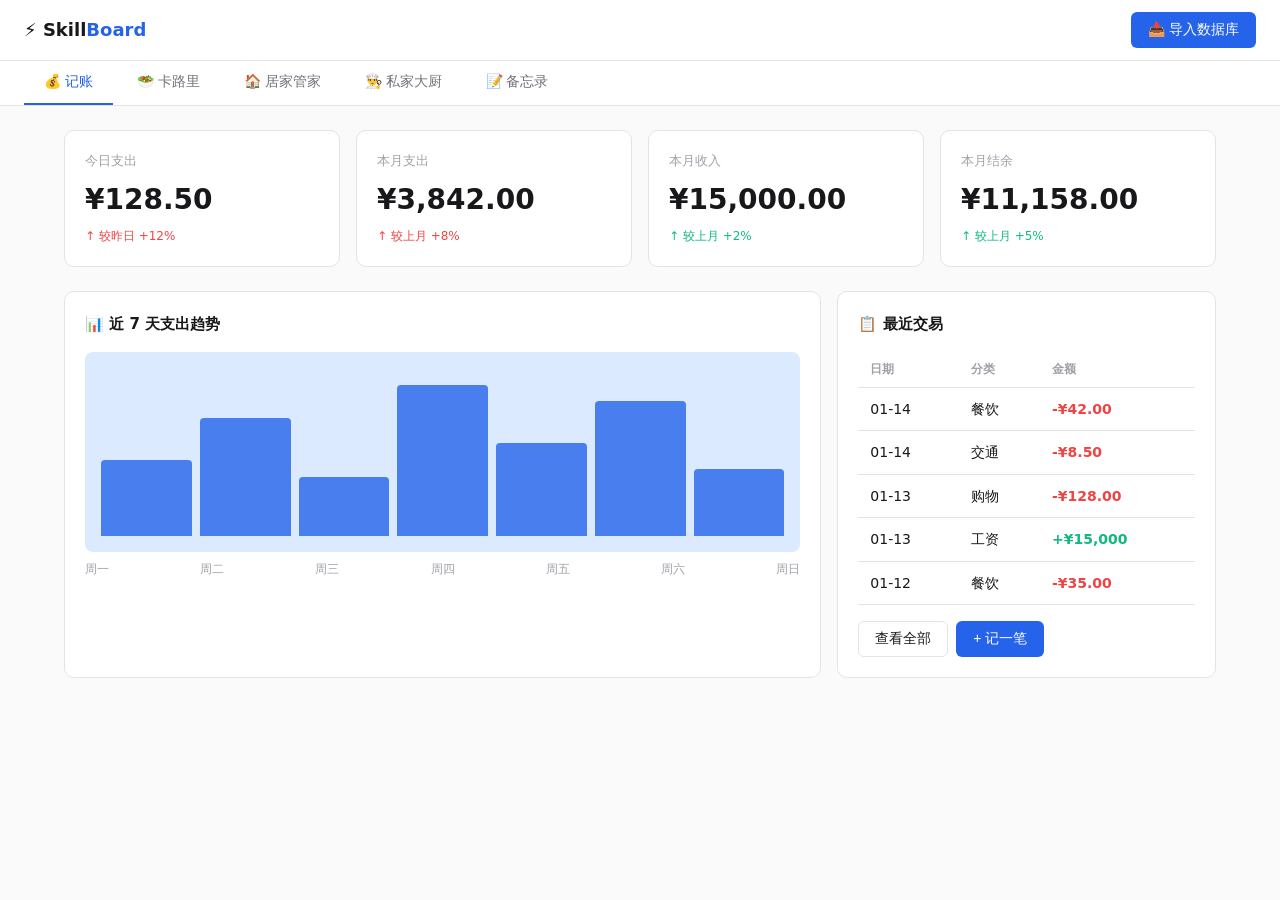
<file: directory-tree/1.html>
<!DOCTYPE html>
<html lang="zh">
<head>
  <meta charset="UTF-8">
  <meta name="viewport" content="width=device-width, initial-scale=1.0">
  <title>SkillBoard - 配色预览</title>
  <style>
    :root {
      --primary: #18181B;
      --accent: #2563EB;
      --accent-hover: #1D4ED8;
      --accent-light: #DBEAFE;
      --background: #FAFAFA;
      --surface: #FFFFFF;
      --border: #E4E4E7;
      --text-primary: #18181B;
      --text-secondary: #71717A;
      --text-muted: #A1A1AA;
      --success: #10B981;
      --warning: #F59E0B;
      --danger: #EF4444;
    }

    * { margin: 0; padding: 0; box-sizing: border-box; }

    body {
      font-family: -apple-system, BlinkMacSystemFont, 'Segoe UI', system-ui, sans-serif;
      background: var(--background);
      color: var(--text-primary);
      line-height: 1.6;
    }

    /* ===== 顶部导航 ===== */
    .topbar {
      background: var(--surface);
      border-bottom: 1px solid var(--border);
      padding: 12px 24px;
      display: flex;
      align-items: center;
      justify-content: space-between;
    }
    .topbar .logo {
      font-size: 18px;
      font-weight: 700;
      color: var(--primary);
    }
    .topbar .logo span { color: var(--accent); }

    /* ===== Tab 导航 ===== */
    .tab-nav {
      display: flex;
      gap: 4px;
      background: var(--surface);
      border-bottom: 1px solid var(--border);
      padding: 0 24px;
    }
    .tab-btn {
      padding: 12px 20px;
      background: none;
      border: none;
      border-bottom: 2px solid transparent;
      font-size: 14px;
      font-weight: 500;
      color: var(--text-secondary);
      cursor: pointer;
      transition: all 0.15s ease;
    }
    .tab-btn:hover { color: var(--text-primary); }
    .tab-btn.active {
      color: var(--accent);
      border-bottom-color: var(--accent);
    }

    /* ===== 主内容区 ===== */
    .main-content {
      max-width: 1200px;
      margin: 0 auto;
      padding: 24px;
    }

    /* ===== 统计卡片 ===== */
    .stats-grid {
      display: grid;
      grid-template-columns: repeat(auto-fit, minmax(200px, 1fr));
      gap: 16px;
      margin-bottom: 24px;
    }
    .stat-card {
      background: var(--surface);
      border: 1px solid var(--border);
      border-radius: 10px;
      padding: 20px;
    }
    .stat-card .label {
      font-size: 13px;
      color: var(--text-muted);
      margin-bottom: 6px;
    }
    .stat-card .value {
      font-size: 28px;
      font-weight: 700;
      color: var(--primary);
    }
    .stat-card .change {
      font-size: 12px;
      margin-top: 4px;
    }
    .stat-card .change.positive { color: var(--success); }
    .stat-card .change.negative { color: var(--danger); }

    /* ===== 面板区 ===== */
    .panel-grid {
      display: grid;
      grid-template-columns: 2fr 1fr;
      gap: 16px;
    }
    .panel {
      background: var(--surface);
      border: 1px solid var(--border);
      border-radius: 10px;
      padding: 20px;
    }
    .panel h3 {
      font-size: 15px;
      font-weight: 600;
      margin-bottom: 16px;
      color: var(--text-primary);
    }

    /* ===== 模拟图表 ===== */
    .chart-placeholder {
      height: 200px;
      background: var(--accent-light);
      border-radius: 8px;
      display: flex;
      align-items: flex-end;
      gap: 8px;
      padding: 16px;
    }
    .bar {
      flex: 1;
      background: var(--accent);
      border-radius: 4px 4px 0 0;
      opacity: 0.8;
      transition: height 0.3s ease;
    }

    /* ===== 模拟表格 ===== */
    .mock-table {
      width: 100%;
      border-collapse: collapse;
    }
    .mock-table th {
      text-align: left;
      font-size: 12px;
      font-weight: 600;
      color: var(--text-muted);
      padding: 8px 12px;
      border-bottom: 1px solid var(--border);
    }
    .mock-table td {
      font-size: 14px;
      padding: 10px 12px;
      border-bottom: 1px solid var(--border);
    }
    .mock-table .amount {
      font-weight: 600;
    }
    .mock-table .amount.expense { color: var(--danger); }
    .mock-table .amount.income { color: var(--success); }

    /* ===== 按钮 ===== */
    .btn {
      padding: 8px 16px;
      border-radius: 6px;
      font-size: 14px;
      font-weight: 500;
      cursor: pointer;
      border: 1px solid transparent;
      transition: all 0.15s ease;
    }
    .btn-primary {
      background: var(--accent);
      color: white;
    }
    .btn-primary:hover { background: var(--accent-hover); }
    .btn-secondary {
      background: var(--surface);
      color: var(--text-primary);
      border-color: var(--border);
    }
    .btn-secondary:hover { background: var(--background); }

    /* ===== 颜色指示器 ===== */
    .color-swatch {
      display: inline-block;
      width: 14px;
      height: 14px;
      border-radius: 3px;
      margin-right: 6px;
      vertical-align: middle;
    }

    /* ===== 响应式 ===== */
    @media (max-width: 768px) {
      .panel-grid { grid-template-columns: 1fr; }
      .stats-grid { grid-template-columns: repeat(2, 1fr); }
      .tab-nav { overflow-x: auto; }
    }
  </style>
</head>
<body>

  <!-- 顶部栏 -->
  <div class="topbar">
    <div class="logo">⚡ Skill<span>Board</span></div>
    <button class="btn btn-primary">📥 导入数据库</button>
  </div>

  <!-- Tab 导航 -->
  <div class="tab-nav">
    <button class="tab-btn active">💰 记账</button>
    <button class="tab-btn">🥗 卡路里</button>
    <button class="tab-btn">🏠 居家管家</button>
    <button class="tab-btn">👨‍🍳 私家大厨</button>
    <button class="tab-btn">📝 备忘录</button>
  </div>

  <!-- 主内容 -->
  <div class="main-content">

    <!-- 统计卡片 -->
    <div class="stats-grid">
      <div class="stat-card">
        <div class="label">今日支出</div>
        <div class="value">¥128.50</div>
        <div class="change negative">↑ 较昨日 +12%</div>
      </div>
      <div class="stat-card">
        <div class="label">本月支出</div>
        <div class="value">¥3,842.00</div>
        <div class="change negative">↑ 较上月 +8%</div>
      </div>
      <div class="stat-card">
        <div class="label">本月收入</div>
        <div class="value">¥15,000.00</div>
        <div class="change positive">↑ 较上月 +2%</div>
      </div>
      <div class="stat-card">
        <div class="label">本月结余</div>
        <div class="value">¥11,158.00</div>
        <div class="change positive">↑ 较上月 +5%</div>
      </div>
    </div>

    <!-- 图表 + 表格面板 -->
    <div class="panel-grid">
      <!-- 图表面板 -->
      <div class="panel">
        <h3>📊 近 7 天支出趋势</h3>
        <div class="chart-placeholder">
          <div class="bar" style="height: 45%"></div>
          <div class="bar" style="height: 70%"></div>
          <div class="bar" style="height: 35%"></div>
          <div class="bar" style="height: 90%"></div>
          <div class="bar" style="height: 55%"></div>
          <div class="bar" style="height: 80%"></div>
          <div class="bar" style="height: 40%"></div>
        </div>
        <div style="display:flex;justify-content:space-between;margin-top:8px;font-size:12px;color:var(--text-muted)">
          <span>周一</span><span>周二</span><span>周三</span><span>周四</span><span>周五</span><span>周六</span><span>周日</span>
        </div>
      </div>

      <!-- 最近交易面板 -->
      <div class="panel">
        <h3>📋 最近交易</h3>
        <table class="mock-table">
          <thead>
            <tr><th>日期</th><th>分类</th><th>金额</th></tr>
          </thead>
          <tbody>
            <tr><td>01-14</td><td>餐饮</td><td class="amount expense">-¥42.00</td></tr>
            <tr><td>01-14</td><td>交通</td><td class="amount expense">-¥8.50</td></tr>
            <tr><td>01-13</td><td>购物</td><td class="amount expense">-¥128.00</td></tr>
            <tr><td>01-13</td><td>工资</td><td class="amount income">+¥15,000</td></tr>
            <tr><td>01-12</td><td>餐饮</td><td class="amount expense">-¥35.00</td></tr>
          </tbody>
        </table>
        <div style="margin-top:16px;display:flex;gap:8px;">
          <button class="btn btn-secondary">查看全部</button>
          <button class="btn btn-primary">+ 记一笔</button>
        </div>
      </div>
    </div>
  </div>

</body>
</html>
</file>
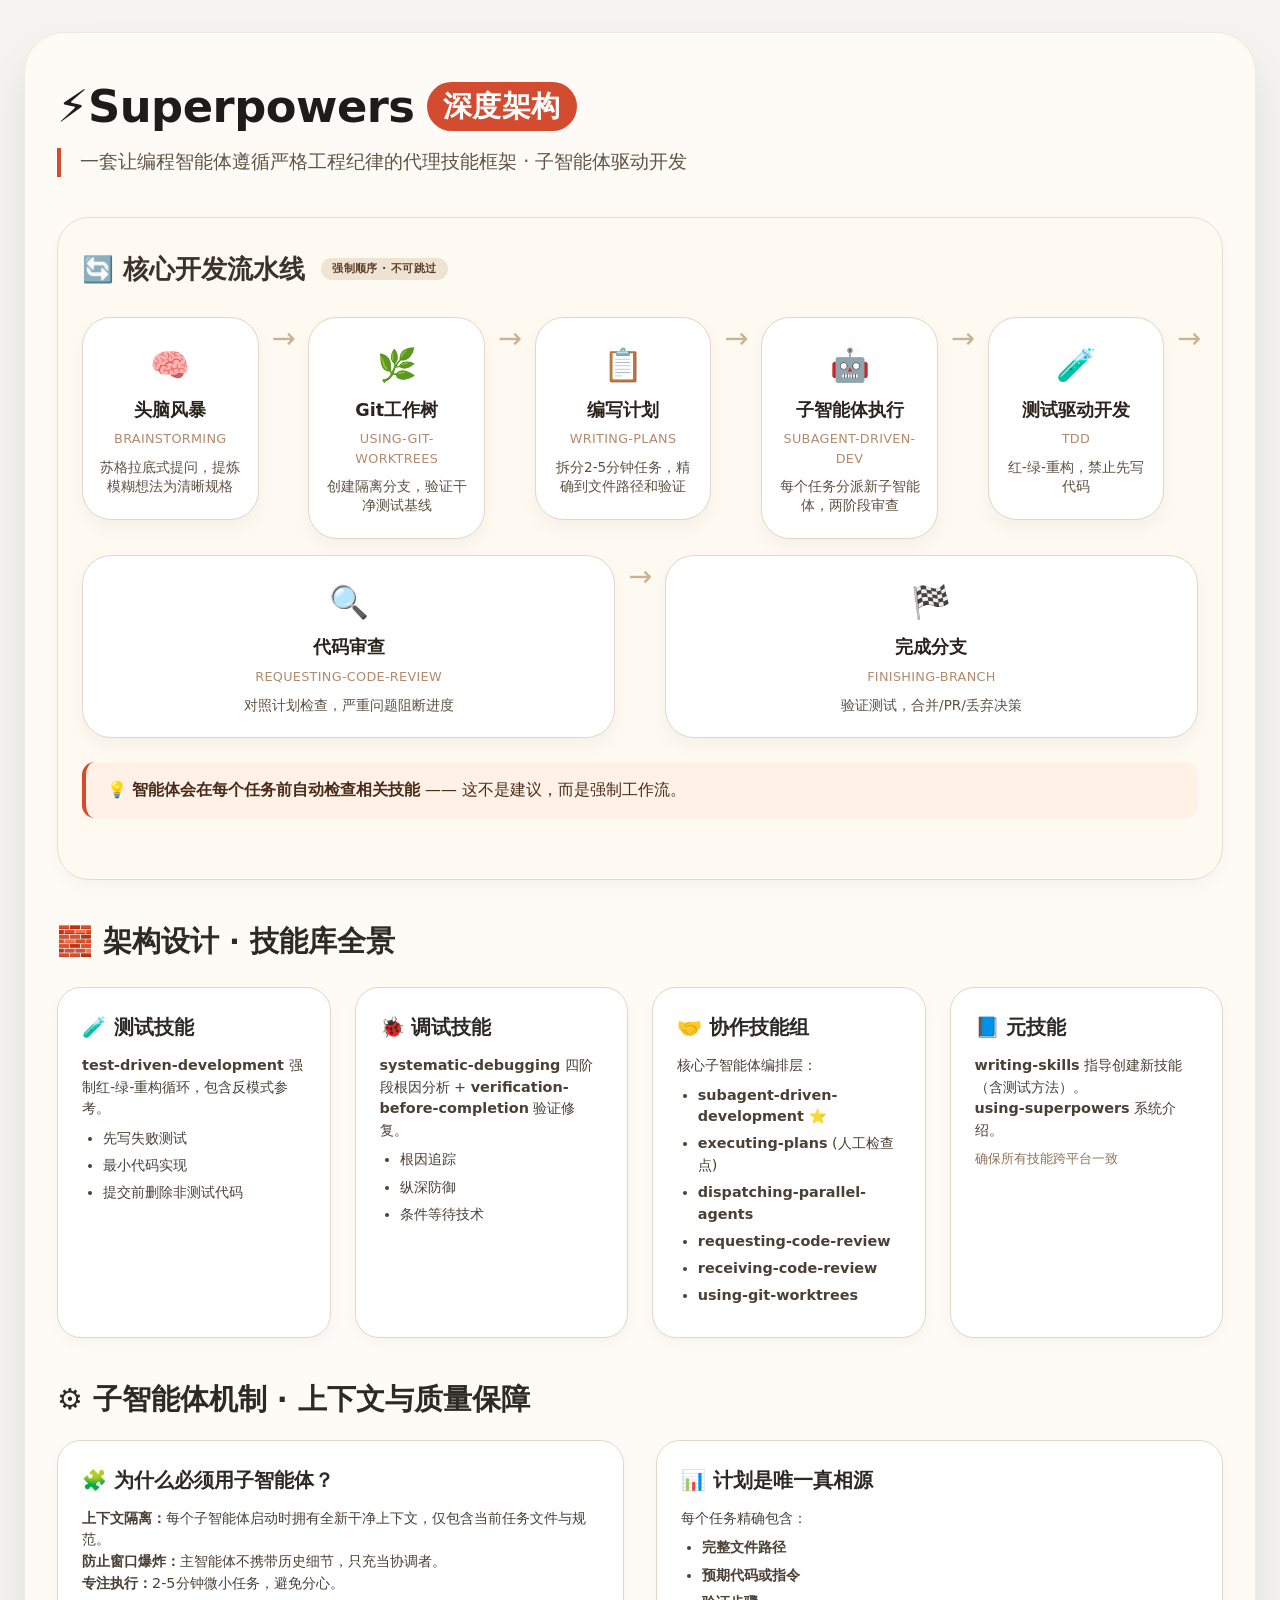
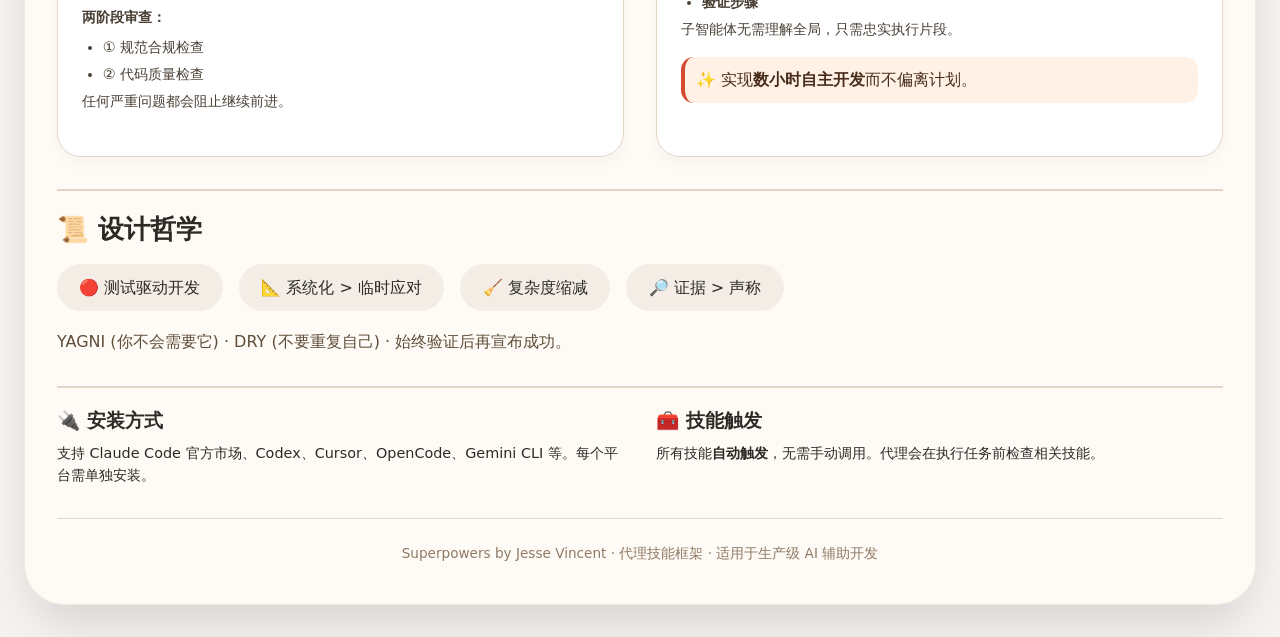
<file: directory-tree/2.html>
<!DOCTYPE html>
<html lang="zh-CN">
<head>
  <meta charset="UTF-8">
  <meta name="viewport" content="width=device-width, initial-scale=1.0, viewport-fit=cover">
  <title>Superpowers · 架构与流程深度解析</title>
  <style>
    * {
      margin: 0;
      padding: 0;
      box-sizing: border-box;
    }

    body {
      background: #f5f3f0;
      font-family: system-ui, -apple-system, 'Segoe UI', Roboto, 'Noto Sans', 'Helvetica Neue', sans-serif;
      display: flex;
      justify-content: center;
      align-items: flex-start;
      min-height: 100vh;
      padding: 2rem 1.5rem;
      color: #2d2a26;
      line-height: 1.5;
    }

    .container {
      max-width: 1300px;
      width: 100%;
      background: rgba(255, 251, 245, 0.9);
      backdrop-filter: blur(20px);
      border-radius: 2.5rem;
      padding: 2.5rem 2rem;
      box-shadow: 0 25px 50px -12px rgba(0, 0, 0, 0.15);
      border: 1px solid rgba(180, 160, 130, 0.2);
    }

    h1 {
      font-size: 2.8rem;
      font-weight: 600;
      letter-spacing: -0.5px;
      display: flex;
      align-items: center;
      gap: 0.75rem;
      margin-bottom: 0.5rem;
      color: #1e1b18;
    }
    h1 span {
      background: #d44c2f;
      color: white;
      font-size: 1.8rem;
      padding: 0.2rem 1rem;
      border-radius: 3rem;
      letter-spacing: 0.5px;
    }
    .subtitle {
      font-size: 1.2rem;
      color: #5f5547;
      margin-bottom: 2.5rem;
      border-left: 4px solid #d44c2f;
      padding-left: 1.2rem;
      font-weight: 400;
    }

    /* 流程图区域 */
    .flow-section {
      background: #fefaf2;
      border-radius: 2rem;
      padding: 2rem 1.5rem;
      margin-bottom: 2.5rem;
      border: 1px solid #e7dbcd;
      box-shadow: 0 10px 25px -8px rgba(0,0,0,0.05);
    }

    .flow-title {
      font-size: 1.6rem;
      font-weight: 600;
      margin-bottom: 1.8rem;
      display: flex;
      align-items: center;
      gap: 0.5rem;
      color: #3a332b;
    }

    .pipeline {
      display: flex;
      flex-wrap: wrap;
      justify-content: center;
      align-items: flex-start;
      gap: 1rem;
      margin: 1.5rem 0;
    }

    .step {
      background: white;
      border-radius: 1.8rem;
      padding: 1.4rem 1rem;
      flex: 1 1 160px;
      min-width: 140px;
      text-align: center;
      box-shadow: 0 8px 18px rgba(0,0,0,0.04);
      border: 1px solid #e1d6c7;
      transition: all 0.2s ease;
      position: relative;
    }
    .step:hover {
      transform: translateY(-3px);
      border-color: #d44c2f;
      box-shadow: 0 15px 25px rgba(212, 76, 47, 0.12);
    }
    .step-icon {
      font-size: 2rem;
      margin-bottom: 0.5rem;
    }
    .step-name {
      font-weight: 700;
      font-size: 1.1rem;
      color: #2b241e;
      margin-bottom: 0.4rem;
    }
    .step-eng {
      font-size: 0.8rem;
      color: #b28b6f;
      text-transform: uppercase;
      letter-spacing: 0.3px;
      margin-bottom: 0.6rem;
    }
    .step-desc {
      font-size: 0.85rem;
      color: #5c5143;
      line-height: 1.4;
    }
    .arrow-symbol {
      display: flex;
      align-items: center;
      font-size: 1.8rem;
      color: #c9b392;
      font-weight: 300;
      margin: 0 -0.2rem;
    }

    /* 核心架构卡片 */
    .architecture-grid {
      display: grid;
      grid-template-columns: repeat(auto-fit, minmax(250px, 1fr));
      gap: 1.5rem;
      margin-top: 1.5rem;
    }
    .arch-card {
      background: white;
      border-radius: 1.5rem;
      padding: 1.5rem;
      border: 1px solid #e2d6c8;
      transition: 0.2s;
      box-shadow: 0 6px 14px rgba(0,0,0,0.03);
    }
    .arch-card:hover {
      border-color: #c7a88b;
      background: #fffdf7;
    }
    .arch-card h3 {
      font-size: 1.25rem;
      font-weight: 600;
      margin-bottom: 0.8rem;
      display: flex;
      align-items: center;
      gap: 0.4rem;
    }
    .arch-card p, .arch-card ul {
      font-size: 0.9rem;
      color: #4a4036;
    }
    .arch-card ul {
      padding-left: 1.3rem;
      margin-top: 0.5rem;
    }
    .arch-card li {
      margin-bottom: 0.35rem;
    }

    .badge {
      background: #efe3d4;
      color: #5b3e2b;
      padding: 0.15rem 0.7rem;
      border-radius: 2rem;
      font-size: 0.7rem;
      font-weight: 600;
      letter-spacing: 0.4px;
      margin-left: 0.5rem;
    }

    hr {
      border: 0.5px solid #e1d5c5;
      margin: 2rem 0 1.2rem;
    }

    .two-column {
      display: flex;
      flex-wrap: wrap;
      gap: 2rem;
      margin-top: 1rem;
    }
    .col {
      flex: 1 1 280px;
    }

    .highlight {
      background: #fff1e5;
      border-left: 4px solid #d44c2f;
      padding: 1rem 1.3rem;
      border-radius: 0.8rem;
      margin: 1.8rem 0;
      font-weight: 500;
      color: #482c1b;
    }

    @media (max-width: 700px) {
      body { padding: 1rem; }
      .container { padding: 1.8rem 1rem; }
      h1 { font-size: 2rem; }
      .pipeline { flex-direction: column; align-items: center; }
      .arrow-symbol { transform: rotate(90deg); margin: 0.2rem 0; }
    }
  </style>
</head>
<body>
  <div class="container">
    
    <h1>
      ⚡Superpowers
      <span>深度架构</span>
    </h1>
    <div class="subtitle">
      一套让编程智能体遵循严格工程纪律的代理技能框架 · 子智能体驱动开发
    </div>

    <!-- 核心流程：7步工作流 -->
    <div class="flow-section">
      <div class="flow-title">
        <span>🔄 核心开发流水线</span> 
        <span class="badge">强制顺序 · 不可跳过</span>
      </div>
      <div class="pipeline">
        <div class="step">
          <div class="step-icon">🧠</div>
          <div class="step-name">头脑风暴</div>
          <div class="step-eng">brainstorming</div>
          <div class="step-desc">苏格拉底式提问，提炼模糊想法为清晰规格</div>
        </div>
        <div class="arrow-symbol">→</div>
        <div class="step">
          <div class="step-icon">🌿</div>
          <div class="step-name">Git工作树</div>
          <div class="step-eng">using-git-worktrees</div>
          <div class="step-desc">创建隔离分支，验证干净测试基线</div>
        </div>
        <div class="arrow-symbol">→</div>
        <div class="step">
          <div class="step-icon">📋</div>
          <div class="step-name">编写计划</div>
          <div class="step-eng">writing-plans</div>
          <div class="step-desc">拆分2-5分钟任务，精确到文件路径和验证</div>
        </div>
        <div class="arrow-symbol">→</div>
        <div class="step">
          <div class="step-icon">🤖</div>
          <div class="step-name">子智能体执行</div>
          <div class="step-eng">subagent-driven-dev</div>
          <div class="step-desc">每个任务分派新子智能体，两阶段审查</div>
        </div>
        <div class="arrow-symbol">→</div>
        <div class="step">
          <div class="step-icon">🧪</div>
          <div class="step-name">测试驱动开发</div>
          <div class="step-eng">TDD</div>
          <div class="step-desc">红-绿-重构，禁止先写代码</div>
        </div>
        <div class="arrow-symbol">→</div>
        <div class="step">
          <div class="step-icon">🔍</div>
          <div class="step-name">代码审查</div>
          <div class="step-eng">requesting-code-review</div>
          <div class="step-desc">对照计划检查，严重问题阻断进度</div>
        </div>
        <div class="arrow-symbol">→</div>
        <div class="step">
          <div class="step-icon">🏁</div>
          <div class="step-name">完成分支</div>
          <div class="step-eng">finishing-branch</div>
          <div class="step-desc">验证测试，合并/PR/丢弃决策</div>
        </div>
      </div>
      <div class="highlight" style="margin-top: 1.5rem;">
        💡 <strong>智能体会在每个任务前自动检查相关技能</strong> —— 这不是建议，而是强制工作流。
      </div>
    </div>

    <!-- 整体架构：技能库 + 哲学 -->
    <div style="margin: 2rem 0 1rem;">
      <h2 style="font-size: 1.8rem; font-weight: 600; display: flex; align-items: center; gap: 0.5rem;">
        🧱 架构设计 · 技能库全景
      </h2>
    </div>

    <div class="architecture-grid">
      <div class="arch-card">
        <h3>🧪 测试技能</h3>
        <p><strong>test-driven-development</strong> 强制红-绿-重构循环，包含反模式参考。</p>
        <ul>
          <li>先写失败测试</li>
          <li>最小代码实现</li>
          <li>提交前删除非测试代码</li>
        </ul>
      </div>
      <div class="arch-card">
        <h3>🐞 调试技能</h3>
        <p><strong>systematic-debugging</strong> 四阶段根因分析 + <strong>verification-before-completion</strong> 验证修复。</p>
        <ul>
          <li>根因追踪</li>
          <li>纵深防御</li>
          <li>条件等待技术</li>
        </ul>
      </div>
      <div class="arch-card">
        <h3>🤝 协作技能组</h3>
        <p>核心子智能体编排层：</p>
        <ul>
          <li><strong>subagent-driven-development</strong> ⭐</li>
          <li><strong>executing-plans</strong> (人工检查点)</li>
          <li><strong>dispatching-parallel-agents</strong></li>
          <li><strong>requesting-code-review</strong></li>
          <li><strong>receiving-code-review</strong></li>
          <li><strong>using-git-worktrees</strong></li>
        </ul>
      </div>
      <div class="arch-card">
        <h3>📘 元技能</h3>
        <p><strong>writing-skills</strong> 指导创建新技能（含测试方法）。</p>
        <p><strong>using-superpowers</strong> 系统介绍。</p>
        <p style="margin-top:0.5rem; font-size:0.8rem; color:#8b7355;">确保所有技能跨平台一致</p>
      </div>
    </div>

    <!-- 深入：子智能体机制与上下文管理 -->
    <div style="margin-top: 2.5rem;">
      <h2 style="font-size: 1.8rem; font-weight: 600; margin-bottom: 1.2rem;">⚙️ 子智能体机制 · 上下文与质量保障</h2>
      <div class="two-column">
        <div class="col">
          <div class="arch-card" style="height: 100%;">
            <h3>🧩 为什么必须用子智能体？</h3>
            <p><strong>上下文隔离：</strong>每个子智能体启动时拥有全新干净上下文，仅包含当前任务文件与规范。</p>
            <p><strong>防止窗口爆炸：</strong>主智能体不携带历史细节，只充当协调者。</p>
            <p><strong>专注执行：</strong>2-5分钟微小任务，避免分心。</p>
            <p style="margin-top:0.8rem;"><strong>两阶段审查：</strong></p>
            <ul>
              <li>① 规范合规检查</li>
              <li>② 代码质量检查</li>
            </ul>
            <p>任何严重问题都会阻止继续前进。</p>
          </div>
        </div>
        <div class="col">
          <div class="arch-card" style="height: 100%;">
            <h3>📊 计划是唯一真相源</h3>
            <p>每个任务精确包含：</p>
            <ul>
              <li><strong>完整文件路径</strong></li>
              <li><strong>预期代码或指令</strong></li>
              <li><strong>验证步骤</strong></li>
            </ul>
            <p>子智能体无需理解全局，只需忠实执行片段。</p>
            <div class="highlight" style="margin-top:1rem; padding:0.7rem;">
              ✨ 实现<strong>数小时自主开发</strong>而不偏离计划。
            </div>
          </div>
        </div>
      </div>
    </div>

    <!-- 设计哲学 -->
    <hr>
    <div>
      <h2 style="font-size: 1.6rem; font-weight: 600; margin-bottom: 1rem;">📜 设计哲学</h2>
      <div style="display: flex; flex-wrap: wrap; gap: 1rem;">
        <div style="background: #f3ede5; border-radius: 2rem; padding: 0.7rem 1.4rem; font-weight: 500;">🔴 测试驱动开发</div>
        <div style="background: #f3ede5; border-radius: 2rem; padding: 0.7rem 1.4rem; font-weight: 500;">📐 系统化 > 临时应对</div>
        <div style="background: #f3ede5; border-radius: 2rem; padding: 0.7rem 1.4rem; font-weight: 500;">🧹 复杂度缩减</div>
        <div style="background: #f3ede5; border-radius: 2rem; padding: 0.7rem 1.4rem; font-weight: 500;">🔎 证据 > 声称</div>
      </div>
      <p style="margin-top: 1.2rem; color: #5e4e3a;">
        YAGNI (你不会需要它) · DRY (不要重复自己) · 始终验证后再宣布成功。
      </p>
    </div>

    <!-- 安装与跨平台支持说明 -->
    <hr>
    <div style="display: flex; flex-wrap: wrap; gap: 2rem; align-items: flex-start;">
      <div style="flex:1;">
        <h3 style="font-weight: 600; margin-bottom: 0.5rem;">🔌 安装方式</h3>
        <p style="font-size:0.9rem;">支持 Claude Code 官方市场、Codex、Cursor、OpenCode、Gemini CLI 等。每个平台需单独安装。</p>
      </div>
      <div style="flex:1;">
        <h3 style="font-weight: 600; margin-bottom: 0.5rem;">🧰 技能触发</h3>
        <p style="font-size:0.9rem;">所有技能<strong>自动触发</strong>，无需手动调用。代理会在执行任务前检查相关技能。</p>
      </div>
    </div>

    <div style="margin-top: 2rem; text-align: center; color: #8e7a64; font-size: 0.85rem; border-top: 1px solid #e2d6c8; padding-top: 1.5rem;">
      Superpowers by Jesse Vincent · 代理技能框架 · 适用于生产级 AI 辅助开发
    </div>
  </div>
</body>
</html>
</file>
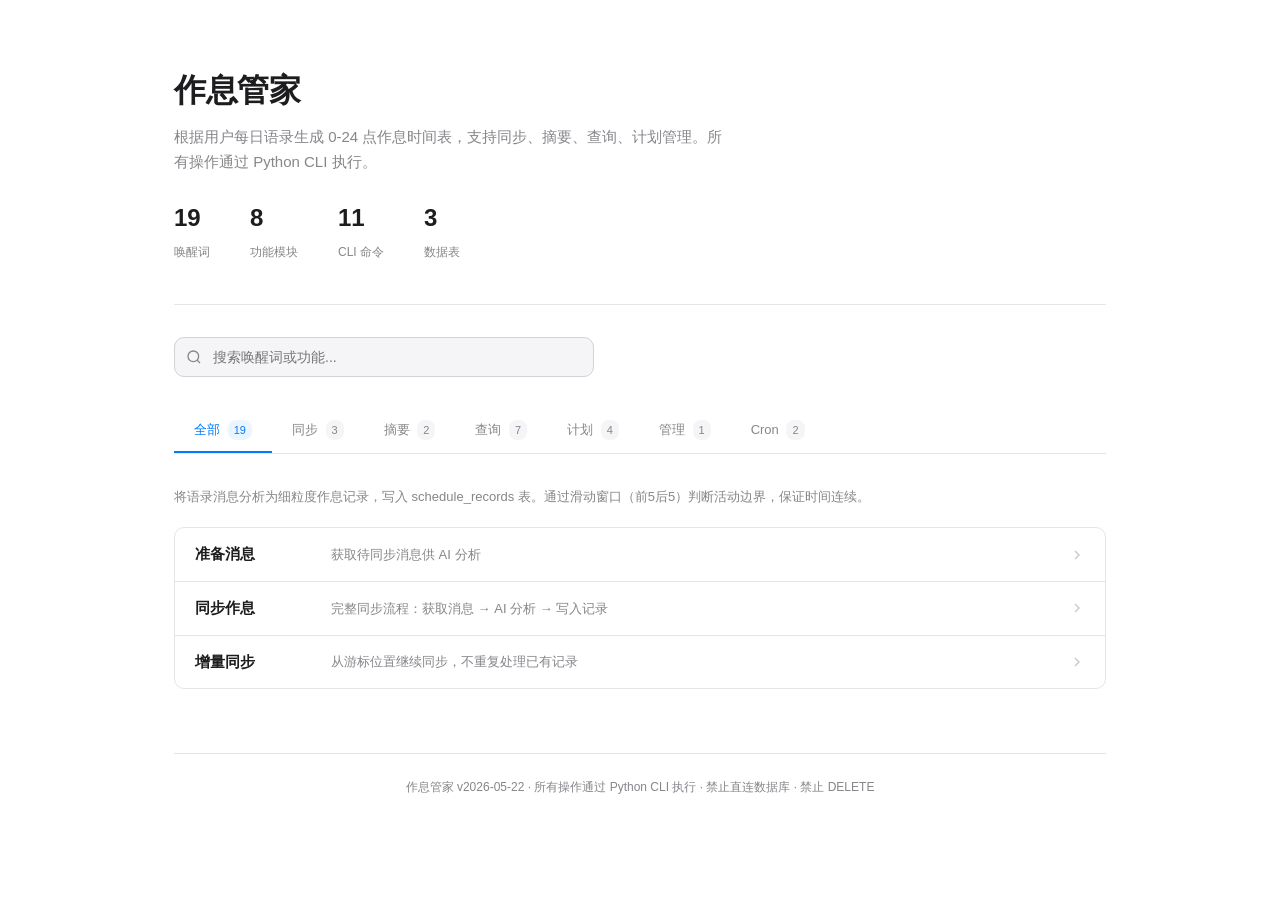
<file: SKILLS/作息管家.html>
<!DOCTYPE html>
<html lang="zh-CN">
<head>
<meta charset="UTF-8">
<meta name="viewport" content="width=device-width, initial-scale=1.0">
<title>作息管家 - 功能与唤醒词</title>
<style>
*{box-sizing:border-box;margin:0;padding:0}
body{font-family:-apple-system,BlinkMacSystemFont,"SF Pro Text","SF Pro Display","PingFang SC","Microsoft YaHei",sans-serif;background:#fff;color:#1d1d1f;line-height:1.65;-webkit-font-smoothing:antialiased}

/* layout */
.container{max-width:980px;margin:0 auto;padding:0 24px}
.hero{padding:64px 0 40px;border-bottom:1px solid #e5e5e5}
.hero h1{font-size:32px;font-weight:700;letter-spacing:-.5px;color:#1d1d1f}
.hero p{font-size:15px;color:#86868b;margin-top:8px;max-width:560px}
.stats{display:flex;gap:40px;margin-top:24px}
.stat-item span:first-child{font-size:24px;font-weight:600;color:#1d1d1f;display:block}
.stat-item span:last-child{font-size:12px;color:#86868b}

/* search */
.search-bar{margin:32px 0 0;position:relative}
.search-bar input{width:100%;max-width:420px;height:40px;border:1px solid #d2d2d7;border-radius:10px;padding:0 16px 0 38px;font-size:14px;color:#1d1d1f;background:#f5f5f7;outline:none;transition:border-color .2s}
.search-bar input:focus{border-color:#007AFF;background:#fff}
.search-bar svg{position:absolute;left:12px;top:50%;transform:translateY(-50%);pointer-events:none}

/* tabs */
.tabs{display:flex;gap:0;margin:32px 0 0;border-bottom:1px solid #e5e5e5;overflow-x:auto;-webkit-overflow-scrolling:touch}
.tab{padding:10px 20px;font-size:13px;font-weight:500;color:#86868b;cursor:pointer;border-bottom:2px solid transparent;white-space:nowrap;transition:color .2s,border-color .2s;user-select:none}
.tab:hover{color:#1d1d1f}
.tab.active{color:#007AFF;border-bottom-color:#007AFF}
.tab .tab-count{display:inline-block;margin-left:4px;font-size:11px;color:#86868b;background:#f5f5f7;border-radius:8px;padding:1px 6px}
.tab.active .tab-count{color:#007AFF;background:rgba(0,122,255,.08)}

/* module section */
.module-section{padding:32px 0 0;display:none}
.module-section.visible{display:block}
.module-desc{font-size:13px;color:#86868b;margin-bottom:20px}

/* word list */
.word-list{border:1px solid #e5e5e5;border-radius:10px;overflow:hidden}
.word-item{border-bottom:1px solid #e5e5e5}
.word-item:last-child{border-bottom:none}
.word-head{display:flex;align-items:center;padding:14px 20px;cursor:pointer;transition:background .15s;user-select:none}
.word-head:hover{background:#f5f5f7}
.word-name{font-size:15px;font-weight:600;color:#1d1d1f;min-width:120px;flex-shrink:0}
.word-desc{font-size:13px;color:#86868b;flex:1;padding:0 16px}
.word-arrow{width:16px;height:16px;color:#c7c7cc;transition:transform .2s;flex-shrink:0}
.word-item.open .word-arrow{transform:rotate(90deg)}

/* detail panel */
.word-detail{display:none;padding:0 20px 16px;background:#fafafa;border-top:1px solid #e5e5e5}
.word-item.open .word-detail{display:block}
.cli-row{display:flex;align-items:flex-start;padding:10px 0;border-bottom:1px solid #e5e5e5}
.cli-row:last-of-type{border-bottom:none}
.cli-label{font-size:12px;color:#86868b;min-width:80px;flex-shrink:0;padding-top:1px}
.cli-cmd{font-family:"SF Mono","Cascadia Code","Fira Code","Menlo",monospace;font-size:13px;color:#1d1d1f;background:#fff;border:1px solid #e5e5e5;border-radius:6px;padding:4px 10px;cursor:pointer;transition:border-color .15s,background .15s;display:inline-block}
.cli-cmd:hover{border-color:#007AFF;background:rgba(0,122,255,.04)}
.cli-cmd.active{border-color:#007AFF;background:rgba(0,122,255,.06)}

/* flow panel */
.flow-panel{display:none;margin-top:12px;padding:16px;background:#fff;border:1px solid #e5e5e5;border-radius:8px}
.flow-panel.visible{display:block}
.flow-title{font-size:13px;font-weight:600;color:#1d1d1f;margin-bottom:10px}
.flow-step{display:flex;align-items:flex-start;padding:6px 0;font-size:13px;color:#1d1d1f}
.flow-step::before{content:"";display:inline-block;width:6px;height:6px;border-radius:50%;background:#007AFF;margin-top:7px;margin-right:10px;flex-shrink:0}
.flow-table{font-size:12px;margin-top:10px;width:100%;border-collapse:collapse}
.flow-table th{text-align:left;font-weight:500;color:#86868b;padding:6px 12px;border-bottom:1px solid #e5e5e5;font-size:11px;text-transform:uppercase;letter-spacing:.3px}
.flow-table td{padding:6px 12px;color:#1d1d1f;font-size:12px;border-bottom:1px solid #f0f0f0}
.flow-table tr:last-child td{border-bottom:none}
.flow-table .field-name{font-family:"SF Mono","Menlo",monospace;font-size:11px}
.flow-badge{display:inline-block;font-size:10px;padding:1px 6px;border-radius:4px;font-weight:500}
.badge-read{color:#34c759;background:rgba(52,199,89,.08)}
.badge-write{color:#ff9500;background:rgba(255,149,0,.08)}
.badge-create{color:#007AFF;background:rgba(0,122,255,.08)}
.badge-none{color:#86868b;background:rgba(134,134,139,.08)}
.flow-note{font-size:12px;color:#86868b;margin-top:8px;padding:8px 12px;background:#f5f5f7;border-radius:6px}
.flow-note strong{color:#1d1d1f}

/* empty state */
.empty-state{text-align:center;padding:60px 0;color:#86868b;font-size:14px}

/* footer */
.footer{margin:64px 0 32px;padding-top:24px;border-top:1px solid #e5e5e5;text-align:center;font-size:12px;color:#86868b}

/* mobile */
@media(max-width:640px){
    .container{padding:0 16px}
    .hero{padding:40px 0 28px}
    .hero h1{font-size:24px}
    .hero p{font-size:14px}
    .stats{gap:20px;flex-wrap:wrap}
    .stat-item span:first-child{font-size:20px}
    .search-bar input{max-width:100%;font-size:16px}
    .tabs{margin:24px 0 0;gap:0}
    .tab{padding:10px 14px;font-size:12px}
    .module-section{padding:24px 0 0}
    .word-head{padding:12px 14px;flex-wrap:wrap;gap:4px}
    .word-name{min-width:auto;font-size:14px}
    .word-desc{padding:0;font-size:12px;flex-basis:100%;order:2}
    .word-arrow{order:1;margin-left:auto}
    .word-detail{padding:0 14px 14px}
    .cli-row{flex-direction:column;gap:6px}
    .cli-label{min-width:auto;font-size:11px}
    .cli-cmd{font-size:11px;word-break:break-all;white-space:normal;display:block;width:100%;padding:8px 10px}
    .flow-panel{padding:12px}
    .flow-step{font-size:12px}
    .flow-table{display:block;overflow-x:auto;-webkit-overflow-scrolling:touch}
    .flow-table th,.flow-table td{white-space:nowrap;padding:5px 8px;font-size:11px}
    .flow-note{font-size:11px;padding:6px 10px}
    .footer{margin:40px 0 24px;font-size:11px}
}</style>
</head>
<body>

<div class="container">

<div class="hero">
    <h1>作息管家</h1>
    <p>根据用户每日语录生成 0-24 点作息时间表，支持同步、摘要、查询、计划管理。所有操作通过 Python CLI 执行。</p>
    <div class="stats">
        <div class="stat-item"><span>19</span><span>唤醒词</span></div>
        <div class="stat-item"><span>8</span><span>功能模块</span></div>
        <div class="stat-item"><span>11</span><span>CLI 命令</span></div>
        <div class="stat-item"><span>3</span><span>数据表</span></div>
    </div>
</div>

<div class="search-bar">
    <svg width="16" height="16" viewBox="0 0 24 24" fill="none" stroke="#86868b" stroke-width="2"><circle cx="11" cy="11" r="8"/><path d="M21 21l-4.35-4.35"/></svg>
    <input type="text" id="searchInput" placeholder="搜索唤醒词或功能...">
</div>

<div class="tabs" id="tabs">
    <div class="tab active" data-mod="all">全部 <span class="tab-count">19</span></div>
    <div class="tab" data-mod="sync">同步 <span class="tab-count">3</span></div>
    <div class="tab" data-mod="summary">摘要 <span class="tab-count">2</span></div>
    <div class="tab" data-mod="query">查询 <span class="tab-count">7</span></div>
    <div class="tab" data-mod="plan">计划 <span class="tab-count">4</span></div>
    <div class="tab" data-mod="admin">管理 <span class="tab-count">1</span></div>
    <div class="tab" data-mod="cron">Cron <span class="tab-count">2</span></div>
</div>

<!-- ==================== 同步模块 ==================== -->
<div class="module-section visible" data-mod="sync">
    <p class="module-desc">将语录消息分析为细粒度作息记录，写入 schedule_records 表。通过滑动窗口（前5后5）判断活动边界，保证时间连续。</p>
    <div class="word-list">

        <div class="word-item" data-keywords="准备消息 prepare-messages 同步 获取消息">
            <div class="word-head" onclick="toggleWord(this)">
                <span class="word-name">准备消息</span>
                <span class="word-desc">获取待同步消息供 AI 分析</span>
                <svg class="word-arrow" viewBox="0 0 24 24" fill="none" stroke="currentColor" stroke-width="2"><path d="M9 18l6-6-6-6"/></svg>
            </div>
            <div class="word-detail">
                <div class="cli-row">
                    <span class="cli-label">CLI 命令</span>
                    <span class="cli-cmd" onclick="toggleFlow(this,'flow-sync-prepare')">python3 scripts/schedule_cli.py prepare-messages</span>
                </div>
                <div class="flow-panel" id="flow-sync-prepare">
                    <div class="flow-title">执行流程</div>
                    <div class="flow-step">查询 schedule_records 最后一条记录，确定游标位置（date + time_end）</div>
                    <div class="flow-step">从 daily_recorder.db 的 user_messages 表获取游标前 10 条消息（上下文参考）</div>
                    <div class="flow-step">获取游标时间到当前时间的所有新消息</div>
                    <div class="flow-step">输出 JSON 格式供 AI 分析，不写入任何表</div>
                    <table class="flow-table">
                        <tr><th>操作</th><th>数据库</th><th>表</th><th>字段</th><th>类型</th></tr>
                        <tr><td><span class="flow-badge badge-read">READ</span></td><td>schedule_data.db</td><td>schedule_records</td><td class="field-name">date, time_end</td><td>查询游标</td></tr>
                        <tr><td><span class="flow-badge badge-read">READ</span></td><td>daily_recorder.db</td><td>user_messages</td><td class="field-name">id, timestamp, channel, content</td><td>获取消息</td></tr>
                    </table>
                    <div class="flow-note"><strong>副作用：</strong>无写入操作。仅输出 JSON 供后续 AI 分析使用。</div>
                </div>
            </div>
        </div>

        <div class="word-item" data-keywords="同步作息 更新作息 同步 写入 记录">
            <div class="word-head" onclick="toggleWord(this)">
                <span class="word-name">同步作息</span>
                <span class="word-desc">完整同步流程：获取消息 → AI 分析 → 写入记录</span>
                <svg class="word-arrow" viewBox="0 0 24 24" fill="none" stroke="currentColor" stroke-width="2"><path d="M9 18l6-6-6-6"/></svg>
            </div>
            <div class="word-detail">
                <div class="cli-row">
                    <span class="cli-label">CLI 命令</span>
                    <span class="cli-cmd" onclick="toggleFlow(this,'flow-sync-full')">prepare-messages → AI 分析 → add_record_full()</span>
                </div>
                <div class="flow-panel" id="flow-sync-full">
                    <div class="flow-title">执行流程</div>
                    <div class="flow-step">调用 prepare-messages 获取游标后的所有新消息</div>
                    <div class="flow-step">AI 用滑动窗口（前5后5条消息）判断活动边界</div>
                    <div class="flow-step">逐条调用 add_record_full() 写入（9 字段全部必填）</div>
                    <div class="flow-step">空白时段填充 category="未知" 的记录</div>
                    <div class="flow-step">保证首尾相接：每条 time_start = 上一条 time_end</div>
                    <table class="flow-table">
                        <tr><th>操作</th><th>数据库</th><th>表</th><th>字段</th><th>类型</th></tr>
                        <tr><td><span class="flow-badge badge-read">READ</span></td><td>schedule_data.db</td><td>schedule_records</td><td class="field-name">date, time_end</td><td>查询游标</td></tr>
                        <tr><td><span class="flow-badge badge-read">READ</span></td><td>daily_recorder.db</td><td>user_messages</td><td class="field-name">id, timestamp, channel, content</td><td>获取消息</td></tr>
                        <tr><td><span class="flow-badge badge-write">INSERT</span></td><td>schedule_data.db</td><td>schedule_records</td><td class="field-name">date, time_start, time_end, duration_minutes, activity, category, source_contents, source_timestamps, analysis_reasoning</td><td>写入记录</td></tr>
                    </table>
                    <div class="flow-note"><strong>副作用：</strong>向 schedule_records 表插入 N 条记录。source_contents 为消息原文（一字不差）。</div>
                </div>
            </div>
        </div>

        <div class="word-item" data-keywords="增量同步 增量 游标 继续同步">
            <div class="word-head" onclick="toggleWord(this)">
                <span class="word-name">增量同步</span>
                <span class="word-desc">从游标位置继续同步，不重复处理已有记录</span>
                <svg class="word-arrow" viewBox="0 0 24 24" fill="none" stroke="currentColor" stroke-width="2"><path d="M9 18l6-6-6-6"/></svg>
            </div>
            <div class="word-detail">
                <div class="cli-row">
                    <span class="cli-label">CLI 命令</span>
                    <span class="cli-cmd" onclick="toggleFlow(this,'flow-sync-inc')">prepare-messages（自动取游标）→ AI → add_record_full()</span>
                </div>
                <div class="flow-panel" id="flow-sync-inc">
                    <div class="flow-title">执行流程</div>
                    <div class="flow-step">自动查询 schedule_records 最后一条记录作为游标</div>
                    <div class="flow-step">从游标 time_end 之后获取新消息</div>
                    <div class="flow-step">AI 分析 + 逐条写入，与「同步作息」流程一致</div>
                    <table class="flow-table">
                        <tr><th>操作</th><th>数据库</th><th>表</th><th>字段</th><th>类型</th></tr>
                        <tr><td><span class="flow-badge badge-read">READ</span></td><td>schedule_data.db</td><td>schedule_records</td><td class="field-name">date, time_end</td><td>查询游标</td></tr>
                        <tr><td><span class="flow-badge badge-read">READ</span></td><td>daily_recorder.db</td><td>user_messages</td><td class="field-name">id, timestamp, channel, content</td><td>获取消息</td></tr>
                        <tr><td><span class="flow-badge badge-write">INSERT</span></td><td>schedule_data.db</td><td>schedule_records</td><td class="field-name">（同上 9 字段）</td><td>写入记录</td></tr>
                    </table>
                    <div class="flow-note"><strong>与「同步作息」的区别：</strong>无需手动指定时间范围，自动从数据库游标继续。适用于日常定时任务。</div>
                </div>
            </div>
        </div>

    </div>
</div>

<!-- ==================== 摘要模块 ==================== -->
<div class="module-section" data-mod="summary">
    <p class="module-desc">按分类汇总每日作息时间。前提条件：该日期的 schedule_records 必须已覆盖 24 小时。</p>
    <div class="word-list">

        <div class="word-item" data-keywords="生成摘要 总结作息 摘要 汇总 分类">
            <div class="word-head" onclick="toggleWord(this)">
                <span class="word-name">生成摘要</span>
                <span class="word-desc">按分类汇总当日各活动时长</span>
                <svg class="word-arrow" viewBox="0 0 24 24" fill="none" stroke="currentColor" stroke-width="2"><path d="M9 18l6-6-6-6"/></svg>
            </div>
            <div class="word-detail">
                <div class="cli-row">
                    <span class="cli-label">CLI 命令</span>
                    <span class="cli-cmd" onclick="toggleFlow(this,'flow-summary-gen')">python3 scripts/schedule_cli.py summary &lt;日期&gt;</span>
                </div>
                <div class="flow-panel" id="flow-summary-gen">
                    <div class="flow-title">执行流程</div>
                    <div class="flow-step">读取 schedule_records 中该日期的所有记录</div>
                    <div class="flow-step">按 category 分组，计算 duration_minutes 之和</div>
                    <div class="flow-step">调用 add_summary() 写入 daily_summary 表（KV 结构）</div>
                    <div class="flow-step">输出分类汇总（睡眠 7h、工作 4h 等）</div>
                    <table class="flow-table">
                        <tr><th>操作</th><th>数据库</th><th>表</th><th>字段</th><th>类型</th></tr>
                        <tr><td><span class="flow-badge badge-read">READ</span></td><td>schedule_data.db</td><td>schedule_records</td><td class="field-name">date, category, duration_minutes</td><td>按分类汇总</td></tr>
                        <tr><td><span class="flow-badge badge-write">UPSERT</span></td><td>schedule_data.db</td><td>daily_summary</td><td class="field-name">date, category, total_minutes</td><td>写入摘要</td></tr>
                    </table>
                    <div class="flow-note"><strong>前提条件：</strong>schedule_records 必须已覆盖该日期 00:00-23:59（满 24 小时）。<br><strong>副作用：</strong>向 daily_summary 表写入 N 条记录（每个分类一条，upsert 语义）。</div>
                </div>
            </div>
        </div>

        <div class="word-item" data-keywords="汇总作息 范围汇总 日期范围 多日汇总 range">
            <div class="word-head" onclick="toggleWord(this)">
                <span class="word-name">汇总作息</span>
                <span class="word-desc">日期范围内的分类汇总统计</span>
                <svg class="word-arrow" viewBox="0 0 24 24" fill="none" stroke="currentColor" stroke-width="2"><path d="M9 18l6-6-6-6"/></svg>
            </div>
            <div class="word-detail">
                <div class="cli-row">
                    <span class="cli-label">CLI 命令</span>
                    <span class="cli-cmd" onclick="toggleFlow(this,'flow-summary-range')">python3 scripts/schedule_cli.py range &lt;开始&gt; &lt;结束&gt;</span>
                </div>
                <div class="flow-panel" id="flow-summary-range">
                    <div class="flow-title">执行流程</div>
                    <div class="flow-step">从 daily_summary 表查询指定日期范围内的所有摘要</div>
                    <div class="flow-step">按日期分组，输出每天的分类时长和总计</div>
                    <table class="flow-table">
                        <tr><th>操作</th><th>数据库</th><th>表</th><th>字段</th><th>类型</th></tr>
                        <tr><td><span class="flow-badge badge-read">READ</span></td><td>schedule_data.db</td><td>daily_summary</td><td class="field-name">date, category, total_minutes</td><td>范围查询</td></tr>
                    </table>
                    <div class="flow-note"><strong>副作用：</strong>纯读取，无写入操作。</div>
                </div>
            </div>
        </div>

    </div>
</div>

<!-- ==================== 查询模块 ==================== -->
<div class="module-section" data-mod="query">
    <p class="module-desc">多维度查询作息记录。从列表、详情、时间轴、报告等角度展示数据，支持单日和范围查询。</p>
    <div class="word-list">

        <div class="word-item" data-keywords="查作息 作息记录 列表 今天干了什么 查看">
            <div class="word-head" onclick="toggleWord(this)">
                <span class="word-name">查作息</span>
                <span class="word-desc">查看指定日期的作息列表（默认今天）</span>
                <svg class="word-arrow" viewBox="0 0 24 24" fill="none" stroke="currentColor" stroke-width="2"><path d="M9 18l6-6-6-6"/></svg>
            </div>
            <div class="word-detail">
                <div class="cli-row">
                    <span class="cli-label">CLI 命令</span>
                    <span class="cli-cmd" onclick="toggleFlow(this,'flow-query-list')">python3 scripts/schedule_cli.py list [日期]</span>
                </div>
                <div class="flow-panel" id="flow-query-list">
                    <div class="flow-title">执行流程</div>
                    <div class="flow-step">从 schedule_records 查询指定日期所有记录（按 time_start 排序）</div>
                    <div class="flow-step">展示每条记录的时间段、分类、活动描述</div>
                    <div class="flow-step">底部汇总：记录块数 + 总时长</div>
                    <table class="flow-table">
                        <tr><th>操作</th><th>数据库</th><th>表</th><th>字段</th><th>类型</th></tr>
                        <tr><td><span class="flow-badge badge-read">READ</span></td><td>schedule_data.db</td><td>schedule_records</td><td class="field-name">date, time_start, time_end, duration_minutes, activity, category</td><td>按日期查询</td></tr>
                    </table>
                    <div class="flow-note"><strong>副作用：</strong>纯读取，无写入操作。</div>
                </div>
            </div>
        </div>

        <div class="word-item" data-keywords="查作息详情 详情 推理 分析过程 detail">
            <div class="word-head" onclick="toggleWord(this)">
                <span class="word-name">查作息详情</span>
                <span class="word-desc">含 AI 推理过程的详细展示</span>
                <svg class="word-arrow" viewBox="0 0 24 24" fill="none" stroke="currentColor" stroke-width="2"><path d="M9 18l6-6-6-6"/></svg>
            </div>
            <div class="word-detail">
                <div class="cli-row">
                    <span class="cli-label">CLI 命令</span>
                    <span class="cli-cmd" onclick="toggleFlow(this,'flow-query-detail')">python3 scripts/schedule_cli.py detail [日期]</span>
                </div>
                <div class="flow-panel" id="flow-query-detail">
                    <div class="flow-title">执行流程</div>
                    <div class="flow-step">从 schedule_records 查询指定日期所有记录</div>
                    <div class="flow-step">展示每条记录的完整信息：活动、消息来源、消息时间、AI 推理过程</div>
                    <table class="flow-table">
                        <tr><th>操作</th><th>数据库</th><th>表</th><th>字段</th><th>类型</th></tr>
                        <tr><td><span class="flow-badge badge-read">READ</span></td><td>schedule_data.db</td><td>schedule_records</td><td class="field-name">全部字段（含 source_contents, analysis_reasoning）</td><td>按日期查询</td></tr>
                    </table>
                    <div class="flow-note"><strong>副作用：</strong>纯读取，无写入操作。</div>
                </div>
            </div>
        </div>

        <div class="word-item" data-keywords="查作息时间轴 时间轴 timeline 24小时">
            <div class="word-head" onclick="toggleWord(this)">
                <span class="word-name">查作息时间轴</span>
                <span class="word-desc">24 小时时间轴可视化展示</span>
                <svg class="word-arrow" viewBox="0 0 24 24" fill="none" stroke="currentColor" stroke-width="2"><path d="M9 18l6-6-6-6"/></svg>
            </div>
            <div class="word-detail">
                <div class="cli-row">
                    <span class="cli-label">CLI 命令</span>
                    <span class="cli-cmd" onclick="toggleFlow(this,'flow-query-timeline')">python3 scripts/schedule_cli.py timeline [日期]</span>
                </div>
                <div class="flow-panel" id="flow-query-timeline">
                    <div class="flow-title">执行流程</div>
                    <div class="flow-step">从 schedule_records 查询指定日期所有记录</div>
                    <div class="flow-step">按小时映射分类到 24 小时时间轴</div>
                    <div class="flow-step">以可视化条形图展示每个时间段的活动分类</div>
                    <table class="flow-table">
                        <tr><th>操作</th><th>数据库</th><th>表</th><th>字段</th><th>类型</th></tr>
                        <tr><td><span class="flow-badge badge-read">READ</span></td><td>schedule_data.db</td><td>schedule_records</td><td class="field-name">time_start, time_end, category</td><td>按日期查询</td></tr>
                    </table>
                    <div class="flow-note"><strong>副作用：</strong>纯读取，无写入操作。</div>
                </div>
            </div>
        </div>

        <div class="word-item" data-keywords="查作息报告 报告 report 综合">
            <div class="word-head" onclick="toggleWord(this)">
                <span class="word-name">查作息报告</span>
                <span class="word-desc">list + summary + timeline 综合报告</span>
                <svg class="word-arrow" viewBox="0 0 24 24" fill="none" stroke="currentColor" stroke-width="2"><path d="M9 18l6-6-6-6"/></svg>
            </div>
            <div class="word-detail">
                <div class="cli-row">
                    <span class="cli-label">CLI 命令</span>
                    <span class="cli-cmd" onclick="toggleFlow(this,'flow-query-report')">python3 scripts/schedule_cli.py report [日期]</span>
                </div>
                <div class="flow-panel" id="flow-query-report">
                    <div class="flow-title">执行流程</div>
                    <div class="flow-step">调用 list 逻辑：查询并展示作息记录列表</div>
                    <div class="flow-step">调用 summary 逻辑：查询并展示分类汇总</div>
                    <div class="flow-step">合并输出为完整报告</div>
                    <table class="flow-table">
                        <tr><th>操作</th><th>数据库</th><th>表</th><th>字段</th><th>类型</th></tr>
                        <tr><td><span class="flow-badge badge-read">READ</span></td><td>schedule_data.db</td><td>schedule_records</td><td class="field-name">date, time_start, time_end, duration_minutes, activity, category</td><td>记录列表</td></tr>
                        <tr><td><span class="flow-badge badge-read">READ</span></td><td>schedule_data.db</td><td>daily_summary</td><td class="field-name">category, total_minutes</td><td>分类汇总</td></tr>
                    </table>
                    <div class="flow-note"><strong>副作用：</strong>纯读取，无写入操作。</div>
                </div>
            </div>
        </div>

        <div class="word-item" data-keywords="查日期范围 日期范围 range 统计 多日">
            <div class="word-head" onclick="toggleWord(this)">
                <span class="word-name">查日期范围</span>
                <span class="word-desc">指定日期范围内的统计</span>
                <svg class="word-arrow" viewBox="0 0 24 24" fill="none" stroke="currentColor" stroke-width="2"><path d="M9 18l6-6-6-6"/></svg>
            </div>
            <div class="word-detail">
                <div class="cli-row">
                    <span class="cli-label">CLI 命令</span>
                    <span class="cli-cmd" onclick="toggleFlow(this,'flow-query-range')">python3 scripts/schedule_cli.py range &lt;开始&gt; &lt;结束&gt;</span>
                </div>
                <div class="flow-panel" id="flow-query-range">
                    <div class="flow-title">执行流程</div>
                    <div class="flow-step">从 daily_summary 查询指定日期范围内的所有摘要</div>
                    <div class="flow-step">按日期分组展示每天的分类时长和总计</div>
                    <table class="flow-table">
                        <tr><th>操作</th><th>数据库</th><th>表</th><th>字段</th><th>类型</th></tr>
                        <tr><td><span class="flow-badge badge-read">READ</span></td><td>schedule_data.db</td><td>daily_summary</td><td class="field-name">date, category, total_minutes</td><td>范围查询</td></tr>
                    </table>
                    <div class="flow-note"><strong>副作用：</strong>纯读取，无写入操作。</div>
                </div>
            </div>
        </div>

        <div class="word-item" data-keywords="查游标 游标 同步位置 cursor">
            <div class="word-head" onclick="toggleWord(this)">
                <span class="word-name">查游标</span>
                <span class="word-desc">查看当前同步游标位置</span>
                <svg class="word-arrow" viewBox="0 0 24 24" fill="none" stroke="currentColor" stroke-width="2"><path d="M9 18l6-6-6-6"/></svg>
            </div>
            <div class="word-detail">
                <div class="cli-row">
                    <span class="cli-label">CLI 命令</span>
                    <span class="cli-cmd" onclick="toggleFlow(this,'flow-query-cursor')">get_last_record_full()（内部调用）</span>
                </div>
                <div class="flow-panel" id="flow-query-cursor">
                    <div class="flow-title">执行流程</div>
                    <div class="flow-step">查询 schedule_records 中最后一条记录（ORDER BY date DESC, time_end DESC LIMIT 1）</div>
                    <div class="flow-step">返回该记录的完整字段：日期、时间、活动、分类等</div>
                    <table class="flow-table">
                        <tr><th>操作</th><th>数据库</th><th>表</th><th>字段</th><th>类型</th></tr>
                        <tr><td><span class="flow-badge badge-read">READ</span></td><td>schedule_data.db</td><td>schedule_records</td><td class="field-name">id, date, time_start, time_end, duration_minutes, activity, category</td><td>游标定位</td></tr>
                    </table>
                    <div class="flow-note"><strong>副作用：</strong>纯读取，无写入操作。用于确定下次增量同步的起点。</div>
                </div>
            </div>
        </div>

        <div class="word-item" data-keywords="查数据库状态 状态 status 数据库 统计">
            <div class="word-head" onclick="toggleWord(this)">
                <span class="word-name">查数据库状态</span>
                <span class="word-desc">总记录数、已记录天数、日期范围</span>
                <svg class="word-arrow" viewBox="0 0 24 24" fill="none" stroke="currentColor" stroke-width="2"><path d="M9 18l6-6-6-6"/></svg>
            </div>
            <div class="word-detail">
                <div class="cli-row">
                    <span class="cli-label">CLI 命令</span>
                    <span class="cli-cmd" onclick="toggleFlow(this,'flow-query-status')">python3 scripts/schedule_cli.py status</span>
                </div>
                <div class="flow-panel" id="flow-query-status">
                    <div class="flow-title">执行流程</div>
                    <div class="flow-step">查询 schedule_records 的总记录数（COUNT）</div>
                    <div class="flow-step">查询已记录天数（COUNT DISTINCT date）</div>
                    <div class="flow-step">查询日期范围（MIN/MAX date）</div>
                    <div class="flow-step">获取最后一条记录的摘要信息</div>
                    <table class="flow-table">
                        <tr><th>操作</th><th>数据库</th><th>表</th><th>字段</th><th>类型</th></tr>
                        <tr><td><span class="flow-badge badge-read">READ</span></td><td>schedule_data.db</td><td>schedule_records</td><td class="field-name">id, date, time_end, activity</td><td>聚合统计</td></tr>
                    </table>
                    <div class="flow-note"><strong>副作用：</strong>纯读取，无写入操作。</div>
                </div>
            </div>
        </div>

    </div>
</div>

<!-- ==================== 计划模块 ==================== -->
<div class="module-section" data-mod="plan">
    <p class="module-desc">管理每日 24 小时计划作息。本技能只负责存储和查询，计划内容由其他技能设计。不提供删除接口。</p>
    <div class="word-list">

        <div class="word-item" data-keywords="查作息计划 查计划 今天计划 查询计划 单日">
            <div class="word-head" onclick="toggleWord(this)">
                <span class="word-name">查作息计划</span>
                <span class="word-desc">查询单日计划作息</span>
                <svg class="word-arrow" viewBox="0 0 24 24" fill="none" stroke="currentColor" stroke-width="2"><path d="M9 18l6-6-6-6"/></svg>
            </div>
            <div class="word-detail">
                <div class="cli-row">
                    <span class="cli-label">CLI 命令</span>
                    <span class="cli-cmd" onclick="toggleFlow(this,'flow-plan-query')">python3 scripts/schedule_cli.py query-plans &lt;日期&gt;</span>
                </div>
                <div class="flow-panel" id="flow-plan-query">
                    <div class="flow-title">执行流程</div>
                    <div class="flow-step">从 schedule_plans 查询指定日期的计划（hour_0 ~ hour_23）</div>
                    <div class="flow-step">逐小时展示计划内容，未规划的时段标记为「(未规划)」</div>
                    <table class="flow-table">
                        <tr><th>操作</th><th>数据库</th><th>表</th><th>字段</th><th>类型</th></tr>
                        <tr><td><span class="flow-badge badge-read">READ</span></td><td>schedule_data.db</td><td>schedule_plans</td><td class="field-name">date, hour_0_planned ~ hour_23_planned</td><td>按日期查询</td></tr>
                    </table>
                    <div class="flow-note"><strong>副作用：</strong>纯读取，无写入操作。</div>
                </div>
            </div>
        </div>

        <div class="word-item" data-keywords="查多日计划 多日计划 多天 批量查询">
            <div class="word-head" onclick="toggleWord(this)">
                <span class="word-name">查多日计划</span>
                <span class="word-desc">批量查询多日计划作息</span>
                <svg class="word-arrow" viewBox="0 0 24 24" fill="none" stroke="currentColor" stroke-width="2"><path d="M9 18l6-6-6-6"/></svg>
            </div>
            <div class="word-detail">
                <div class="cli-row">
                    <span class="cli-label">CLI 命令</span>
                    <span class="cli-cmd" onclick="toggleFlow(this,'flow-plan-multi')">python3 scripts/schedule_cli.py query-plans &lt;日期1,日期2,...&gt;</span>
                </div>
                <div class="flow-panel" id="flow-plan-multi">
                    <div class="flow-title">执行流程</div>
                    <div class="flow-step">解析逗号分隔的日期列表</div>
                    <div class="flow-step">从 schedule_plans 批量查询（IN 语句）</div>
                    <div class="flow-step">逐日展示计划内容</div>
                    <table class="flow-table">
                        <tr><th>操作</th><th>数据库</th><th>表</th><th>字段</th><th>类型</th></tr>
                        <tr><td><span class="flow-badge badge-read">READ</span></td><td>schedule_data.db</td><td>schedule_plans</td><td class="field-name">date, hour_0_planned ~ hour_23_planned</td><td>批量查询</td></tr>
                    </table>
                    <div class="flow-note"><strong>副作用：</strong>纯读取，无写入操作。</div>
                </div>
            </div>
        </div>

        <div class="word-item" data-keywords="设作息计划 新建计划 创建计划 upsert">
            <div class="word-head" onclick="toggleWord(this)">
                <span class="word-name">设作息计划</span>
                <span class="word-desc">新建每日计划作息</span>
                <svg class="word-arrow" viewBox="0 0 24 24" fill="none" stroke="currentColor" stroke-width="2"><path d="M9 18l6-6-6-6"/></svg>
            </div>
            <div class="word-detail">
                <div class="cli-row">
                    <span class="cli-label">CLI 命令</span>
                    <span class="cli-cmd" onclick="toggleFlow(this,'flow-plan-create')">python3 scripts/schedule_cli.py upsert-plan &lt;日期&gt; --json '{...}'</span>
                </div>
                <div class="flow-panel" id="flow-plan-create">
                    <div class="flow-title">执行流程</div>
                    <div class="flow-step">解析 JSON 参数，校验必须填满 hour_0 ~ hour_23 全部 24 个小时</div>
                    <div class="flow-step">尝试 INSERT INTO schedule_plans</div>
                    <div class="flow-step">若日期已存在则抛出 IntegrityError，转为 UPDATE</div>
                    <table class="flow-table">
                        <tr><th>操作</th><th>数据库</th><th>表</th><th>字段</th><th>类型</th></tr>
                        <tr><td><span class="flow-badge badge-write">INSERT</span></td><td>schedule_data.db</td><td>schedule_plans</td><td class="field-name">date, hour_0_planned ~ hour_23_planned</td><td>新增计划</td></tr>
                    </table>
                    <div class="flow-note"><strong>副作用：</strong>向 schedule_plans 表插入一条新记录（24 个小时段全部必填）。<br><strong>约束：</strong>不提供删除接口。</div>
                </div>
            </div>
        </div>

        <div class="word-item" data-keywords="更新作息计划 更新计划 修改计划 upsert">
            <div class="word-head" onclick="toggleWord(this)">
                <span class="word-name">更新作息计划</span>
                <span class="word-desc">更新已有的计划作息</span>
                <svg class="word-arrow" viewBox="0 0 24 24" fill="none" stroke="currentColor" stroke-width="2"><path d="M9 18l6-6-6-6"/></svg>
            </div>
            <div class="word-detail">
                <div class="cli-row">
                    <span class="cli-label">CLI 命令</span>
                    <span class="cli-cmd" onclick="toggleFlow(this,'flow-plan-update')">python3 scripts/schedule_cli.py upsert-plan &lt;日期&gt; --json '{...}'</span>
                </div>
                <div class="flow-panel" id="flow-plan-update">
                    <div class="flow-title">执行流程</div>
                    <div class="flow-step">解析 JSON 参数，校验必须填满 hour_0 ~ hour_23 全部 24 个小时</div>
                    <div class="flow-step">尝试 INSERT，若日期已存在则 IntegrityError</div>
                    <div class="flow-step">回滚后执行 UPDATE，只更新提供的字段，保留其他</div>
                    <div class="flow-step">更新 updated_at 时间戳</div>
                    <table class="flow-table">
                        <tr><th>操作</th><th>数据库</th><th>表</th><th>字段</th><th>类型</th></tr>
                        <tr><td><span class="flow-badge badge-write">UPDATE</span></td><td>schedule_data.db</td><td>schedule_plans</td><td class="field-name">hour_N_planned（提供的字段）, updated_at</td><td>更新计划</td></tr>
                    </table>
                    <div class="flow-note"><strong>副作用：</strong>更新 schedule_plans 表中指定日期的记录。upsert 语义：不存在则插入，已存在则更新。<br><strong>约束：</strong>不提供删除接口。</div>
                </div>
            </div>
        </div>

    </div>
</div>

<!-- ==================== 管理模块 ==================== -->
<div class="module-section" data-mod="admin">
    <p class="module-desc">数据库管理操作。创建数据表结构，查看数据库整体状态。</p>
    <div class="word-list">

        <div class="word-item" data-keywords="初始化数据库 init 建表 创建表">
            <div class="word-head" onclick="toggleWord(this)">
                <span class="word-name">初始化数据库</span>
                <span class="word-desc">创建三张核心数据表</span>
                <svg class="word-arrow" viewBox="0 0 24 24" fill="none" stroke="currentColor" stroke-width="2"><path d="M9 18l6-6-6-6"/></svg>
            </div>
            <div class="word-detail">
                <div class="cli-row">
                    <span class="cli-label">CLI 命令</span>
                    <span class="cli-cmd" onclick="toggleFlow(this,'flow-admin-init')">python3 scripts/schedule_cli.py init</span>
                </div>
                <div class="flow-panel" id="flow-admin-init">
                    <div class="flow-title">执行流程</div>
                    <div class="flow-step">CREATE TABLE IF NOT EXISTS schedule_records（作息记录主表，11 字段）</div>
                    <div class="flow-step">CREATE TABLE IF NOT EXISTS daily_summary（每日摘要，KV 结构，联合主键）</div>
                    <div class="flow-step">CREATE TABLE IF NOT EXISTS schedule_plans（计划作息，24 小时字段）</div>
                    <table class="flow-table">
                        <tr><th>操作</th><th>数据库</th><th>表</th><th>说明</th></tr>
                        <tr><td><span class="flow-badge badge-create">CREATE</span></td><td>schedule_data.db</td><td>schedule_records</td><td>id, date, time_start, time_end, duration_minutes, activity, category, source_contents, source_timestamps, analysis_reasoning, created_at</td></tr>
                        <tr><td><span class="flow-badge badge-create">CREATE</span></td><td>schedule_data.db</td><td>daily_summary</td><td>date, category, total_minutes, generated_at（主键: date+category）</td></tr>
                        <tr><td><span class="flow-badge badge-create">CREATE</span></td><td>schedule_data.db</td><td>schedule_plans</td><td>date, hour_0_planned ~ hour_23_planned, created_at, updated_at（主键: date）</td></tr>
                    </table>
                    <div class="flow-note"><strong>副作用：</strong>CREATE TABLE IF NOT EXISTS，已存在则跳过，不会覆盖已有数据。</div>
                </div>
            </div>
        </div>

    </div>
</div>

<!-- ==================== Cron 模块 ==================== -->
<div class="module-section" data-mod="cron">
    <p class="module-desc">定时任务配置。定时同步静默写入不推送，每日报告验证满 24 小时后生成摘要并推送。</p>
    <div class="word-list">

        <div class="word-item" data-keywords="配置定时同步 定时同步 cron 自动同步">
            <div class="word-head" onclick="toggleWord(this)">
                <span class="word-name">配置定时同步</span>
                <span class="word-desc">每 3 小时自动同步作息记录</span>
                <svg class="word-arrow" viewBox="0 0 24 24" fill="none" stroke="currentColor" stroke-width="2"><path d="M9 18l6-6-6-6"/></svg>
            </div>
            <div class="word-detail">
                <div class="cli-row">
                    <span class="cli-label">Cron 调度</span>
                    <span class="cli-cmd" onclick="toggleFlow(this,'flow-cron-sync')">0 */3 * * *（每 3 小时整点）</span>
                </div>
                <div class="flow-panel" id="flow-cron-sync">
                    <div class="flow-title">执行流程</div>
                    <div class="flow-step">isolated 会话，Asia/Shanghai 时区</div>
                    <div class="flow-step">调用 prepare-messages 获取游标到当前时间的消息</div>
                    <div class="flow-step">AI 分析消息 → 生成细粒度作息记录</div>
                    <div class="flow-step">空白时间段补 category='未知'</div>
                    <div class="flow-step">调用 add_record_full() 逐条写入</div>
                    <div class="flow-step">保证记录首尾相接（time_start = 上一条 time_end）</div>
                    <table class="flow-table">
                        <tr><th>操作</th><th>数据库</th><th>表</th><th>字段</th><th>类型</th></tr>
                        <tr><td><span class="flow-badge badge-read">READ</span></td><td>schedule_data.db</td><td>schedule_records</td><td class="field-name">date, time_end</td><td>查询游标</td></tr>
                        <tr><td><span class="flow-badge badge-read">READ</span></td><td>daily_recorder.db</td><td>user_messages</td><td class="field-name">id, timestamp, channel, content</td><td>获取消息</td></tr>
                        <tr><td><span class="flow-badge badge-write">INSERT</span></td><td>schedule_data.db</td><td>schedule_records</td><td class="field-name">（同上 9 字段）</td><td>写入记录</td></tr>
                    </table>
                    <div class="flow-note"><strong>副作用：</strong>静默写入 schedule_records，不推送任何消息。<br><strong>超时：</strong>300 秒。</div>
                </div>
            </div>
        </div>

        <div class="word-item" data-keywords="配置每日报告 每日报告 cron 报告 推送">
            <div class="word-head" onclick="toggleWord(this)">
                <span class="word-name">配置每日报告</span>
                <span class="word-desc">每日 07:30 验证并推送作息报告</span>
                <svg class="word-arrow" viewBox="0 0 24 24" fill="none" stroke="currentColor" stroke-width="2"><path d="M9 18l6-6-6-6"/></svg>
            </div>
            <div class="word-detail">
                <div class="cli-row">
                    <span class="cli-label">Cron 调度</span>
                    <span class="cli-cmd" onclick="toggleFlow(this,'flow-cron-report')">30 7 * * *（每日 07:30）</span>
                </div>
                <div class="flow-panel" id="flow-cron-report">
                    <div class="flow-title">执行流程</div>
                    <div class="flow-step">读取昨日（date - 1）的 schedule_records</div>
                    <div class="flow-step">验证是否覆盖 00:00-23:59（满 24 小时）</div>
                    <div class="flow-step">不满 24 小时 → 推送警告，告知哪里不完整</div>
                    <div class="flow-step">满 24 小时 → 调用 add_summary() 按分类写入 daily_summary</div>
                    <div class="flow-step">生成 HTML 作息报告（无 emoji，可用 SVG）</div>
                    <div class="flow-step">通过 WeChat 发送报告给用户</div>
                    <table class="flow-table">
                        <tr><th>操作</th><th>数据库</th><th>表</th><th>字段</th><th>类型</th></tr>
                        <tr><td><span class="flow-badge badge-read">READ</span></td><td>schedule_data.db</td><td>schedule_records</td><td class="field-name">date, time_start, time_end, duration_minutes, activity, category</td><td>验证完整性</td></tr>
                        <tr><td><span class="flow-badge badge-write">UPSERT</span></td><td>schedule_data.db</td><td>daily_summary</td><td class="field-name">date, category, total_minutes</td><td>写入摘要</td></tr>
                    </table>
                    <div class="flow-note"><strong>副作用：</strong>向 daily_summary 写入摘要 + 通过 WeChat 推送报告。<br><strong>超时：</strong>600 秒。<br><strong>推送渠道：</strong>WeChat（openclaw-weixin）。</div>
                </div>
            </div>
        </div>

    </div>
</div>

<div class="empty-state" id="emptyState" style="display:none">
    没有匹配的唤醒词
</div>

<div class="footer">
    作息管家 v2026-05-22 &middot; 所有操作通过 Python CLI 执行 &middot; 禁止直连数据库 &middot; 禁止 DELETE
</div>

</div>

<script>
// tab switching
const tabs = document.querySelectorAll('.tab');
const sections = document.querySelectorAll('.module-section');
tabs.forEach(tab => {
    tab.addEventListener('click', () => {
        const mod = tab.dataset.mod;
        tabs.forEach(t => t.classList.remove('active'));
        tab.classList.add('active');
        sections.forEach(s => {
            if (mod === 'all') {
                s.classList.add('visible');
            } else {
                s.classList.toggle('visible', s.dataset.mod === mod);
            }
        });
        applyFilter();
    });
});

// search
const searchInput = document.getElementById('searchInput');
searchInput.addEventListener('input', applyFilter);

function applyFilter() {
    const q = searchInput.value.trim().toLowerCase();
    const activeMod = document.querySelector('.tab.active').dataset.mod;
    let anyVisible = false;

    sections.forEach(s => {
        const modMatch = activeMod === 'all' || s.dataset.mod === activeMod;
        if (!modMatch) {
            s.classList.remove('visible');
            return;
        }
        s.classList.add('visible');
        let sectionHasVisible = false;
        const items = s.querySelectorAll('.word-item');
        items.forEach(item => {
            const keywords = (item.dataset.keywords || '').toLowerCase();
            const name = item.querySelector('.word-name').textContent.toLowerCase();
            const desc = item.querySelector('.word-desc').textContent.toLowerCase();
            const match = !q || keywords.includes(q) || name.includes(q) || desc.includes(q);
            item.style.display = match ? '' : 'none';
            if (match) sectionHasVisible = true;
        });
        if (!sectionHasVisible) s.classList.remove('visible');
        else anyVisible = true;
    });

    document.getElementById('emptyState').style.display = anyVisible ? 'none' : '';
}

// toggle word detail
function toggleWord(head) {
    const item = head.parentElement;
    const wasOpen = item.classList.contains('open');
    // close all others
    document.querySelectorAll('.word-item.open').forEach(i => {
        if (i !== item) i.classList.remove('open');
    });
    item.classList.toggle('open', !wasOpen);
}

// toggle flow panel
function toggleFlow(cmd, flowId) {
    const panel = document.getElementById(flowId);
    if (!panel) return;
    const wasVisible = panel.classList.contains('visible');
    // close all others in same detail
    const detail = cmd.closest('.word-detail');
    detail.querySelectorAll('.flow-panel.visible').forEach(p => {
        if (p !== panel) p.classList.remove('visible');
    });
    detail.querySelectorAll('.cli-cmd.active').forEach(c => {
        if (c !== cmd) c.classList.remove('active');
    });
    panel.classList.toggle('visible', !wasVisible);
    cmd.classList.toggle('active', !wasVisible);
}
</script>

</body>
</html>
</file>
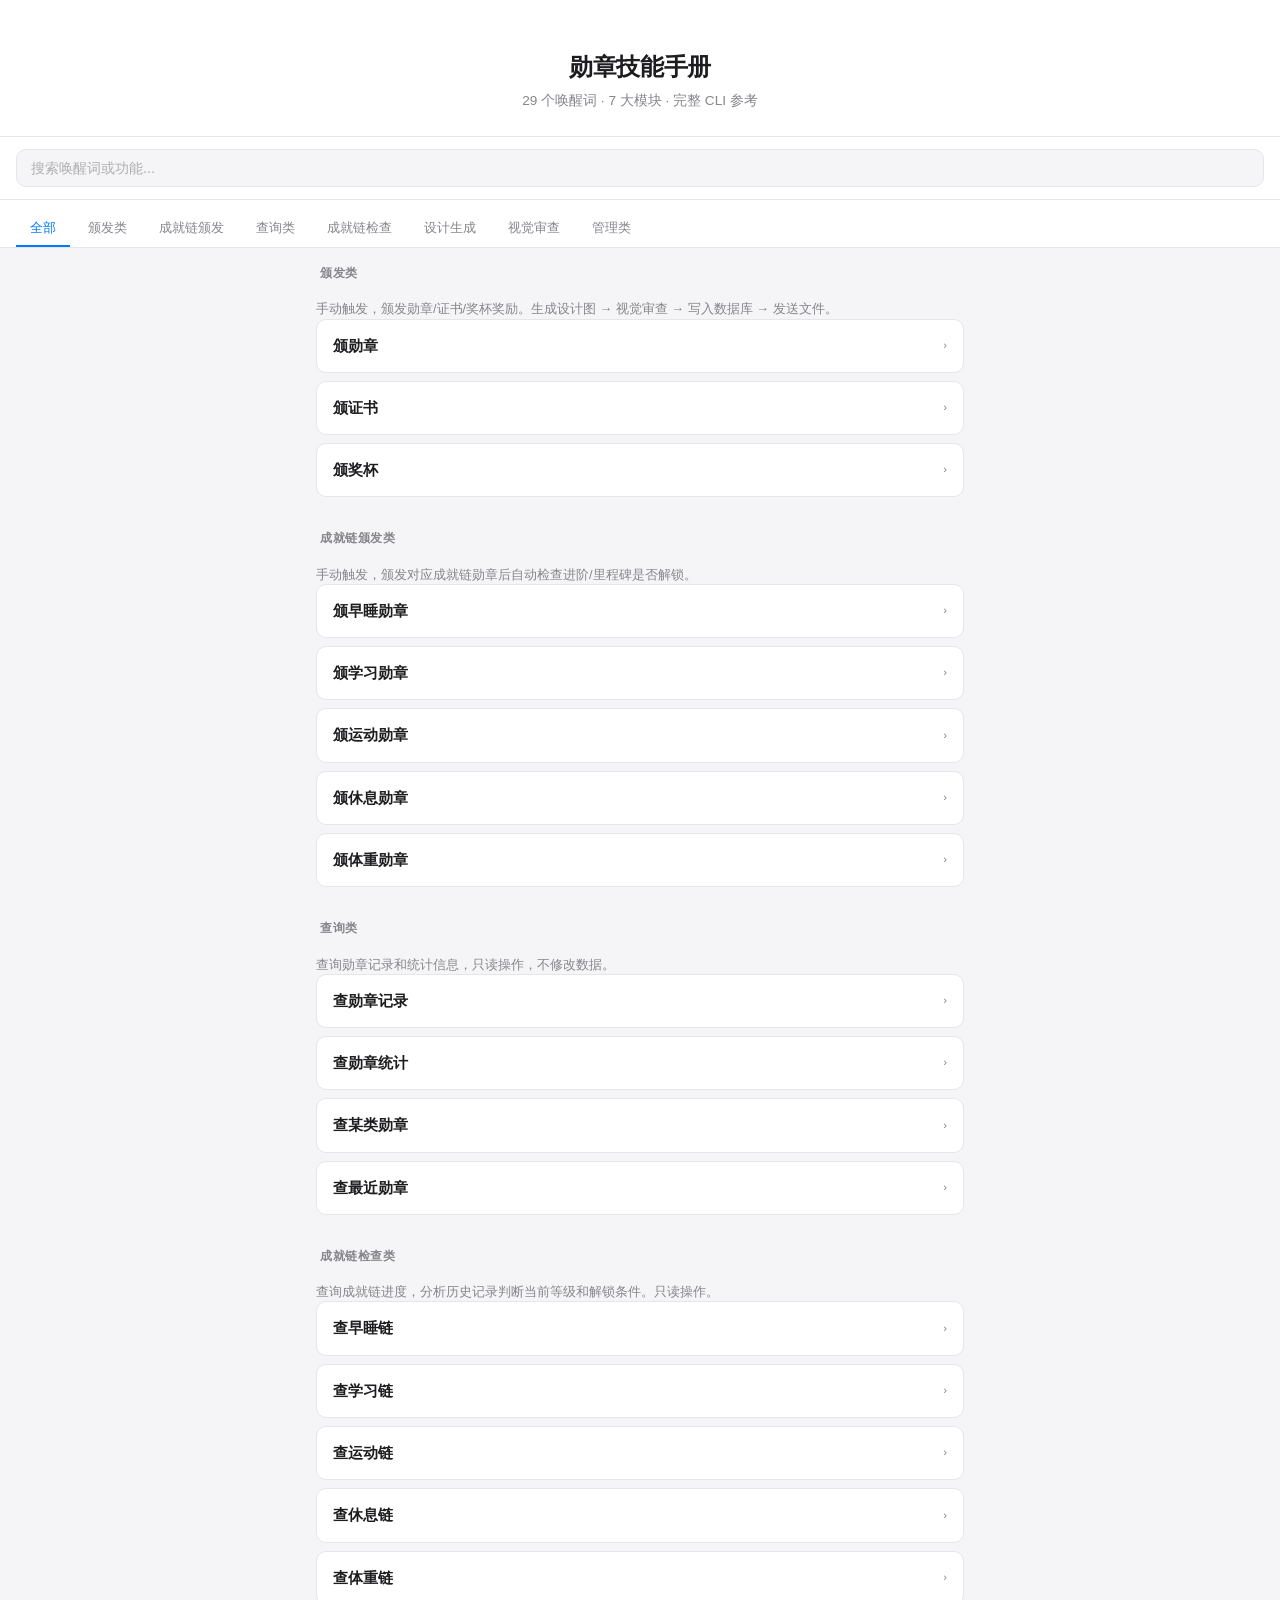
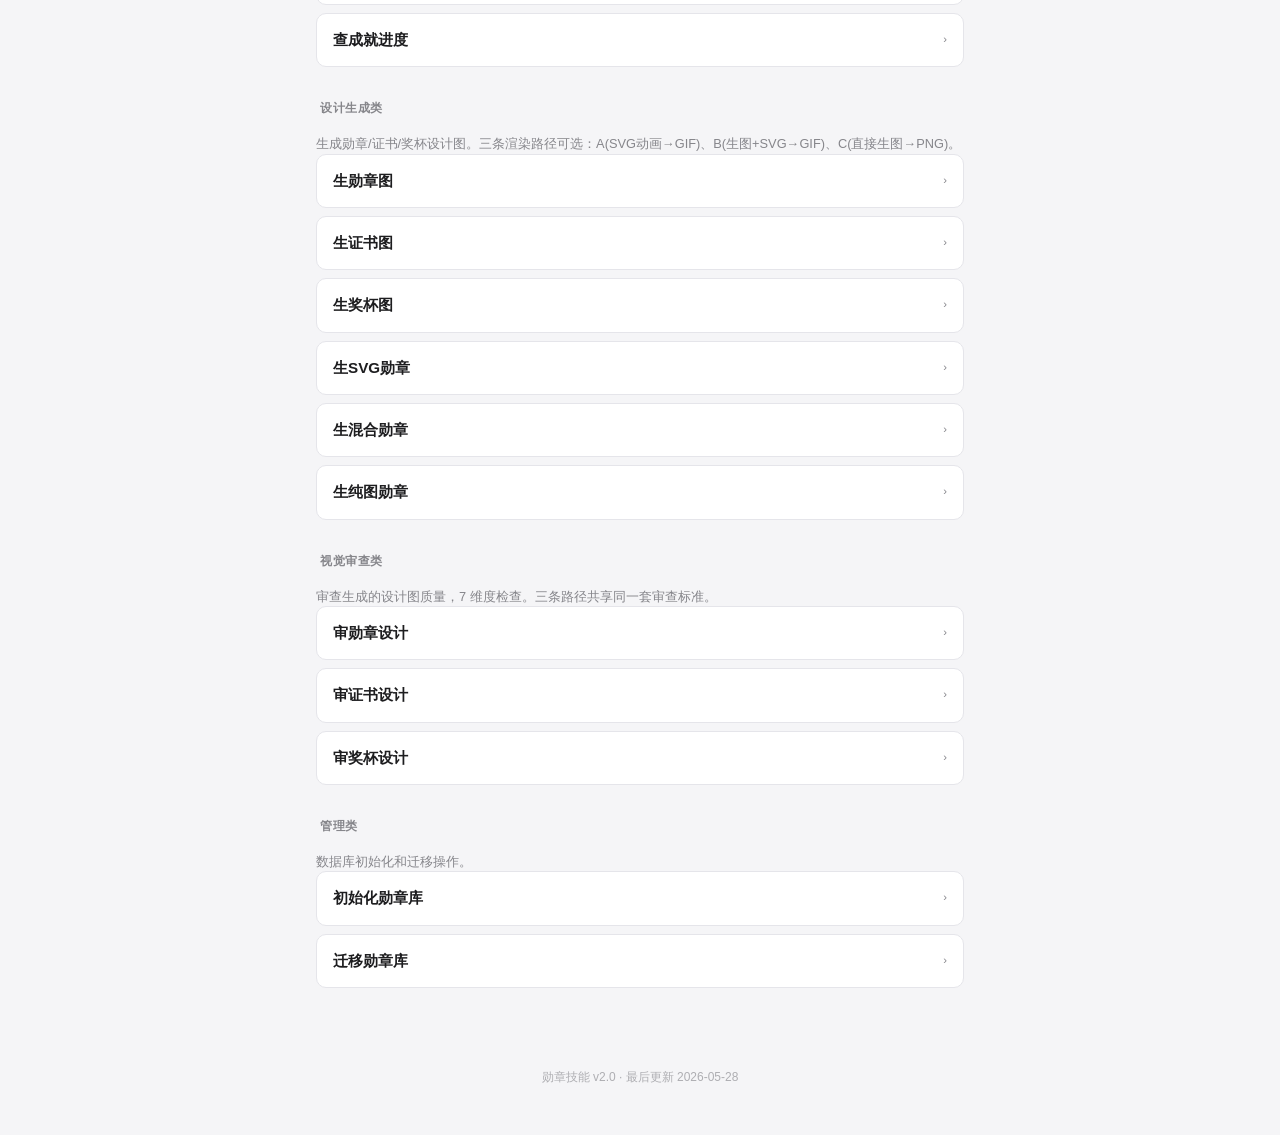
<file: SKILLS/勋章.html>
<!DOCTYPE html>
<html lang="zh-CN">
<head>
<meta charset="UTF-8">
<meta name="viewport" content="width=device-width, initial-scale=1.0, user-scalable=no">
<title>勋章技能手册</title>
<style>
*{box-sizing:border-box;margin:0;padding:0;-webkit-tap-highlight-color:transparent}
:root{
  --blue:#007AFF;
  --bg:#F5F5F7;
  --card:#FFFFFF;
  --text:#1D1D1F;
  --text2:#86868B;
  --border:#E5E5EA;
  --radius:10px;
}
html{font-size:16px}
body{
  font-family:-apple-system,BlinkMacSystemFont,"SF Pro Text","SF Pro Display","Helvetica Neue","Segoe UI",sans-serif;
  background:var(--bg);color:var(--text);
  line-height:1.6;padding:0;margin:0;
  -webkit-font-smoothing:antialiased;
}
/* Header */
.header{
  background:var(--card);
  padding:48px 20px 24px;
  border-bottom:1px solid var(--border);
  text-align:center;
  position:sticky;top:0;z-index:100;
}
.header h1{font-size:1.5rem;font-weight:600;letter-spacing:-0.02em}
.header p{font-size:0.85rem;color:var(--text2);margin-top:4px}
/* Search */
.search-wrap{
  padding:12px 16px;
  background:var(--card);
  border-bottom:1px solid var(--border);
  position:sticky;top:88px;z-index:99;
}
.search-box{
  width:100%;padding:10px 14px;
  border:1px solid var(--border);
  border-radius:var(--radius);
  font-size:0.9rem;outline:none;
  background:var(--bg);
  transition:border-color 0.2s;
}
.search-box:focus{border-color:var(--blue)}
.search-box::placeholder{color:#AEAEB2}
/* Tabs */
.tabs{
  display:flex;overflow-x:auto;
  padding:12px 16px 0;
  background:var(--card);
  border-bottom:1px solid var(--border);
  gap:4px;
  -webkit-overflow-scrolling:touch;
  scrollbar-width:none;
}
.tabs::-webkit-scrollbar{display:none}
.tab{
  flex-shrink:0;
  padding:8px 14px;
  font-size:0.8rem;
  font-weight:500;
  color:var(--text2);
  background:none;border:none;
  border-bottom:2px solid transparent;
  cursor:pointer;
  transition:all 0.2s;
  white-space:nowrap;
}
.tab.active{color:var(--blue);border-bottom-color:var(--blue)}
.tab:hover{color:var(--text)}
/* Content */
.content{padding:16px;max-width:680px;margin:0 auto}
.section{margin-bottom:32px}
.section-title{
  font-size:0.75rem;font-weight:600;
  color:var(--text2);text-transform:uppercase;
  letter-spacing:0.05em;
  padding:0 4px 8px;
}
/* Card */
.card{
  background:var(--card);
  border-radius:var(--radius);
  border:1px solid var(--border);
  overflow:hidden;
  margin-bottom:8px;
}
.card-head{
  padding:14px 16px;
  display:flex;justify-content:space-between;align-items:center;
  cursor:pointer;
  transition:background 0.15s;
}
.card-head:active{background:#F5F5F7}
.card-title{font-size:0.95rem;font-weight:600}
.card-arrow{
  font-size:0.7rem;color:var(--text2);
  transition:transform 0.2s;
}
.card.open .card-arrow{transform:rotate(90deg)}
.card-body{
  display:none;
  padding:0 16px 16px;
  border-top:1px solid var(--border);
}
.card.open .card-body{display:block}
/* Trigger list */
.trigger-list{list-style:none;padding:0}
.trigger-item{
  display:flex;justify-content:space-between;align-items:center;
  padding:12px 0;
  border-bottom:1px solid var(--border);
  cursor:pointer;
}
.trigger-item:last-child{border-bottom:none}
.trigger-word{
  font-size:0.9rem;font-weight:500;
  color:var(--text);
  padding:4px 10px;
  background:#F2F2F7;
  border-radius:6px;
  transition:background 0.15s;
}
.trigger-item:hover .trigger-word{background:#E5E5EA}
.trigger-arrow{font-size:0.7rem;color:var(--text2)}
/* CLI detail */
.cli-detail{
  display:none;
  margin:8px 0 16px;
  padding:12px 14px;
  background:#F2F2F7;
  border-radius:8px;
  font-size:0.8rem;
}
.cli-detail.show{display:block}
.cli-detail .cli-label{
  font-size:0.7rem;font-weight:600;
  color:var(--text2);text-transform:uppercase;
  letter-spacing:0.04em;margin-bottom:6px;
}
.cli-cmd{
  font-family:"SF Mono","Fira Code","Cascadia Code",monospace;
  font-size:0.78rem;
  background:#1D1D1F;color:#F5F5F7;
  padding:8px 12px;border-radius:6px;
  margin:6px 0;
  word-break:break-all;
  cursor:pointer;
  transition:opacity 0.15s;
}
.cli-cmd:hover{opacity:0.85}
.cli-cmd:active{opacity:0.7}
/* Flow */
.flow-block{
  display:none;
  margin:8px 0 0;
  padding:12px 14px;
  background:#FAFAFA;
  border-radius:8px;
  border:1px solid var(--border);
}
.flow-block.show{display:block}
.flow-step{
  display:flex;align-items:flex-start;
  margin-bottom:10px;font-size:0.8rem;
}
.flow-step:last-child{margin-bottom:0}
.flow-num{
  flex-shrink:0;
  width:20px;height:20px;
  background:var(--blue);color:#fff;
  border-radius:50%;
  display:flex;align-items:center;justify-content:center;
  font-size:0.65rem;font-weight:600;
  margin-right:10px;margin-top:1px;
}
.flow-text{flex:1}
.flow-table{
  font-size:0.7rem;
  border-collapse:collapse;
  width:100%;margin:6px 0;
}
.flow-table th{
  text-align:left;font-weight:600;
  padding:4px 8px;
  background:#F2F2F7;
  border:1px solid var(--border);
}
.flow-table td{
  padding:4px 8px;
  border:1px solid var(--border);
}
/* Description */
.desc{
  font-size:0.8rem;color:var(--text2);
  margin-top:8px;line-height:1.5;
}
/* Badge */
.badge{
  display:inline-block;
  padding:2px 8px;
  border-radius:4px;
  font-size:0.65rem;font-weight:600;
}
.badge-blue{background:#E3F2FD;color:#1565C0}
.badge-green{background:#E8F5E9;color:#2E7D32}
.badge-orange{background:#FFF3E0;color:#E65100}
.badge-purple{background:#F3E5F5;color:#6A1B9A}
.badge-red{background:#FFEBEE;color:#C62828}
/* Empty state */
.empty{
  text-align:center;
  padding:48px 20px;
  color:var(--text2);
  font-size:0.9rem;
}
/* Footer */
.footer{
  text-align:center;
  padding:32px 16px 48px;
  font-size:0.75rem;color:#AEAEB2;
}
/* Mobile */
@media(max-width:480px){
  .header{padding:36px 16px 20px}
  .header h1{font-size:1.3rem}
  .content{padding:12px}
  .card-head{padding:12px 14px}
  .cli-cmd{font-size:0.72rem;padding:6px 10px}
}
</style>
</head>
<body>

<div class="header">
  <h1>勋章技能手册</h1>
  <p>29 个唤醒词 · 7 大模块 · 完整 CLI 参考</p>
</div>

<div class="search-wrap">
  <input type="text" class="search-box" id="searchInput" placeholder="搜索唤醒词或功能...">
</div>

<div class="tabs" id="tabBar">
  <button class="tab active" data-cat="all">全部</button>
  <button class="tab" data-cat="award">颁发类</button>
  <button class="tab" data-cat="chain-award">成就链颁发</button>
  <button class="tab" data-cat="query">查询类</button>
  <button class="tab" data-cat="chain-check">成就链检查</button>
  <button class="tab" data-cat="generate">设计生成</button>
  <button class="tab" data-cat="review">视觉审查</button>
  <button class="tab" data-cat="manage">管理类</button>
</div>

<div class="content" id="content"></div>

<div class="footer">
  勋章技能 v2.0 · 最后更新 2026-05-28
</div>

<script>
// ── 数据 ──
const modules = [
  {
    cat: "award",
    title: "颁发类",
    desc: "手动触发，颁发勋章/证书/奖杯奖励。生成设计图 → 视觉审查 → 写入数据库 → 发送文件。",
    triggers: [
      {
        word: "颁勋章",
        desc: "颁发 badge 类型奖励，轻量级鼓励。",
        cli: "python3 scripts/medal.py add --type badge --name \"<名称>\" --file \"<文件路径>\" --remark \"<备注>\"",
        flow: [
          { text: "选择渲染路径（A/B/C），事件解构生成设计图" },
          { text: "视觉审查，最多 3 轮迭代" },
          { text: "medal.py add 写入数据库" },
          {
            table: {
              headers: ["操作", "表", "字段", "说明"],
              rows: [
                ["INSERT", "medals", "id, medal_type, medal_name, file_path, awarded_at, remark", "medal_type 固定为 badge"]
              ]
            }
          },
          { text: "通过 qqbot 发送奖励文件" }
        ]
      },
      {
        word: "颁证书",
        desc: "颁发 certificate 类型奖励，中量级认可。",
        cli: "python3 scripts/medal.py add --type certificate --name \"<名称>\" --file \"<文件路径>\" --remark \"<备注>\"",
        flow: [
          { text: "同颁勋章流程，medal_type 为 certificate" },
          {
            table: {
              headers: ["操作", "表", "字段", "说明"],
              rows: [
                ["INSERT", "medals", "同上", "medal_type 固定为 certificate"]
              ]
            }
          }
        ]
      },
      {
        word: "颁奖杯",
        desc: "颁发 trophy 类型奖励，重量级荣誉。",
        cli: "python3 scripts/medal.py add --type trophy --name \"<名称>\" --file \"<文件路径>\" --remark \"<备注>\"",
        flow: [
          { text: "同颁勋章流程，medal_type 为 trophy" },
          {
            table: {
              headers: ["操作", "表", "字段", "说明"],
              rows: [
                ["INSERT", "medals", "同上", "medal_type 固定为 trophy"]
              ]
            }
          }
        ]
      }
    ]
  },
  {
    cat: "chain-award",
    title: "成就链颁发类",
    desc: "手动触发，颁发对应成就链勋章后自动检查进阶/里程碑是否解锁。",
    triggers: [
      {
        word: "颁早睡勋章",
        desc: "颁发早睡链勋章，自动检查进阶（累计7次）和里程碑（连续14天）。",
        cli: "python3 scripts/medal.py add --type badge --name \"早睡党\" --file \"<路径>\" --remark \"早睡链：MM-DD HH:MM入睡\"",
        flow: [
          { text: "颁发「早睡党」badge" },
          { text: "查询 medals 表中 medal_name 含「早睡」的 badge 记录" },
          { text: "累计 ≥7 次 → 追加颁发「早睡达人」certificate" },
          { text: "按 awarded_at 排序，检查连续天数 ≥14 → 追加颁发「早睡里程碑」trophy" },
          { text: "remark 写明入睡时间和睡眠时长" },
          {
            table: {
              headers: ["操作", "表", "说明"],
              rows: [
                ["INSERT", "medals", "1~3 条记录，取决于解锁条件"],
                ["SELECT", "medals", "查询历史判断进度"]
              ]
            }
          }
        ]
      },
      {
        word: "颁学习勋章",
        desc: "颁发学习链勋章，自动检查进阶（累计10h）和里程碑（连续7天）。",
        cli: "python3 scripts/medal.py add --type badge --name \"开始学习\" --file \"<路径>\" --remark \"学习链：MM-DD 学XX N小时\"",
        flow: [
          { text: "颁发「开始学习」badge" },
          { text: "查询学习类 badge 累计时长，≥10h → 颁发「学习达人」certificate" },
          { text: "连续学习 ≥7 天 → 颁发「学习里程碑」trophy" },
          { text: "单日 ≥3h → 颁发「深度学习」certificate" }
        ]
      },
      {
        word: "颁运动勋章",
        desc: "颁发运动链勋章，自动检查进阶（累计5次）和里程碑（连续7天）。",
        cli: "python3 scripts/medal.py add --type badge --name \"开始运动\" --file \"<路径>\" --remark \"运动链：MM-DD XX运动 N分钟\"",
        flow: [
          { text: "颁发「开始运动」badge" },
          { text: "运动类 badge ≥5 次 → 颁发「运动达人」certificate" },
          { text: "连续运动 ≥7 天 → 颁发「运动里程碑」trophy" },
          { text: "单日 ≥1h → 颁发「运动增量」certificate" }
        ]
      },
      {
        word: "颁休息勋章",
        desc: "颁发休息链勋章，自动检查连续休息和摆烂警告。",
        cli: "python3 scripts/medal.py add --type badge --name \"休闲党\" --file \"<路径>\" --remark \"休息链：MM-DD 休息原因\"",
        flow: [
          { text: "颁发「休闲党」badge" },
          { text: "连续 2 天休息 → 颁发「躺平达人」badge" },
          { text: "连续 2 个周末休息 → 颁发「周末休息达人」certificate" },
          { text: "连续 5 天只有休息无学习无运动 → 颁发「摆烂警告」trophy（提醒该动动了）" }
        ]
      },
      {
        word: "颁体重勋章",
        desc: "颁发体重链勋章，自动检查下降/达标/回升。",
        cli: "python3 scripts/medal.py add --type badge --name \"体重记录\" --file \"<路径>\" --remark \"体重链：MM-DD 称重XXkg\"",
        flow: [
          { text: "颁发「体重记录」badge" },
          { text: "较上次下降 ≥0.5kg → 颁发「体重下降」certificate" },
          { text: "达到目标体重 → 颁发「体重达标」trophy" },
          { text: "较目标回升 ≥1kg → 颁发「体重回升」badge（温和提醒）" }
        ]
      }
    ]
  },
  {
    cat: "query",
    title: "查询类",
    desc: "查询勋章记录和统计信息，只读操作，不修改数据。",
    triggers: [
      {
        word: "查勋章记录",
        desc: "查询所有勋章历史记录，默认返回最近 50 条。",
        cli: "python3 scripts/medal.py list [--type <类型>] [--limit <数量>]",
        flow: [
          { text: "执行 SELECT 查询 medals 表" },
          {
            table: {
              headers: ["操作", "表", "说明"],
              rows: [
                ["SELECT", "medals", "按 awarded_at DESC 排序，支持 --type 和 --limit 过滤"]
              ]
            }
          },
          { text: "副作用：无，只读操作" }
        ]
      },
      {
        word: "查勋章统计",
        desc: "查看勋章数量统计，按类型汇总。",
        cli: "python3 scripts/medal.py stats",
        flow: [
          { text: "执行 COUNT 查询，按 medal_type 分组" },
          {
            table: {
              headers: ["操作", "表", "说明"],
              rows: [
                ["SELECT COUNT(*)", "medals", "总数"],
                ["SELECT ... GROUP BY medal_type", "medals", "按 badge/certificate/trophy 分组统计"]
              ]
            }
          },
          { text: "副作用：无，只读操作" }
        ]
      },
      {
        word: "查某类勋章",
        desc: "按类型筛选查询（badge/certificate/trophy）。",
        cli: "python3 scripts/medal.py list --type badge",
        flow: [
          { text: "执行 SELECT ... WHERE medal_type = ? 查询" },
          { text: "副作用：无，只读操作" }
        ]
      },
      {
        word: "查最近勋章",
        desc: "查看最近 N 条勋章记录。",
        cli: "python3 scripts/medal.py list --limit 10",
        flow: [
          { text: "执行 SELECT ... LIMIT N 查询" },
          { text: "副作用：无，只读操作" }
        ]
      }
    ]
  },
  {
    cat: "chain-check",
    title: "成就链检查类",
    desc: "查询成就链进度，分析历史记录判断当前等级和解锁条件。只读操作。",
    triggers: [
      {
        word: "查早睡链",
        desc: "检查早睡成就链进度：基础(单次)、进阶(累计7次)、里程碑(连续14天)。",
        cli: "python3 scripts/medal.py list --type badge --limit 100",
        flow: [
          { text: "查询所有早睡类 badge 记录" },
          { text: "按 awarded_at 排序，分析连续性" },
          { text: "输出：当前等级、累计次数、连续天数、下一解锁条件" },
          { text: "副作用：无，只读操作" }
        ]
      },
      {
        word: "查学习链",
        desc: "检查学习成就链进度：基础(30min)、进阶(累计10h)、里程碑(连续7天)、深度(单日3h)。",
        cli: "python3 scripts/medal.py list --type badge --limit 100",
        flow: [
          { text: "查询所有学习类记录" },
          { text: "统计累计时长和连续天数" },
          { text: "副作用：无，只读操作" }
        ]
      },
      {
        word: "查运动链",
        desc: "检查运动成就链进度：基础(20min)、进阶(累计5次)、里程碑(连续7天)、增量(单日1h)。",
        cli: "python3 scripts/medal.py list --type badge --limit 100",
        flow: [
          { text: "查询所有运动类记录" },
          { text: "统计累计次数和连续天数" },
          { text: "副作用：无，只读操作" }
        ]
      },
      {
        word: "查休息链",
        desc: "检查休息成就链进度：休闲党、躺平达人(2天)、周末休息(2个周末)、摆烂警告(5天)。",
        cli: "python3 scripts/medal.py list --type badge --limit 100",
        flow: [
          { text: "查询所有休息类记录" },
          { text: "同时检查是否有学习/运动记录，判断摆烂警告" },
          { text: "副作用：无，只读操作" }
        ]
      },
      {
        word: "查体重链",
        desc: "检查体重成就链进度：记录、下降(0.5kg)、达标(目标)、回升(1kg)。",
        cli: "python3 scripts/medal.py list --type badge --limit 100",
        flow: [
          { text: "查询所有体重类记录" },
          { text: "对比最近两次记录和目标体重" },
          { text: "副作用：无，只读操作" }
        ]
      },
      {
        word: "查成就进度",
        desc: "汇总查看所有成就链进度，全景概览。",
        cli: "python3 scripts/medal.py list --limit 100 && python3 scripts/medal.py stats",
        flow: [
          { text: "遍历所有成就链，逐一分析进度" },
          { text: "输出每条链的当前等级和下一解锁条件" },
          { text: "副作用：无，只读操作" }
        ]
      }
    ]
  },
  {
    cat: "generate",
    title: "设计生成类",
    desc: "生成勋章/证书/奖杯设计图。三条渲染路径可选：A(SVG动画→GIF)、B(生图+SVG→GIF)、C(直接生图→PNG)。",
    triggers: [
      {
        word: "生勋章图",
        desc: "生成勋章设计图，AI 自动选择最佳渲染路径。",
        cli: "mmx image generate --prompt \"<prompt>\" --out $MEDAL_RESOURCE_PATH/<名称>.png",
        flow: [
          { text: "事件解构：核心符号、情感色调、发生场景、动效语言" },
          { text: "AI 根据事件特征选择路径 A/B/C" },
          { text: "路径 A：AI 写 HTML+SVG → Playwright 截图 → 迭代审查 → ffmpeg 合成 GIF" },
          { text: "路径 B：mmx 生成主体图 → AI 写 HTML+SVG 边框 → Playwright 截图 → 迭代审查 → ffmpeg 合成 GIF" },
          { text: "路径 C：mmx 生成完整图 → 迭代审查 → 保存 PNG" },
          { text: "调用 medal.py add 写入数据库" },
          {
            table: {
              headers: ["路径", "输出", "工具链"],
              rows: [
                ["A", "GIF", "Playwright + ffmpeg"],
                ["B", "GIF", "mmx + Playwright + ffmpeg"],
                ["C", "PNG", "mmx"]
              ]
            }
          }
        ]
      },
      {
        word: "生证书图",
        desc: "生成证书设计图，自动选择路径。",
        cli: "同生勋章图，body 尺寸 600x400",
        flow: [
          { text: "同生勋章图流程，证书尺寸 600x400（横向）" },
          { text: "证书必须有文书边框（矩形装饰框）" }
        ]
      },
      {
        word: "生奖杯图",
        desc: "生成奖杯设计图，自动选择路径。",
        cli: "同生勋章图，body 尺寸 350x500",
        flow: [
          { text: "同生勋章图流程，奖杯尺寸 350x500（竖长）" },
          { text: "奖杯必须有底座或台面" }
        ]
      },
      {
        word: "生SVG勋章",
        desc: "路径 A：AI 手写 HTML+SVG 动画 → Playwright 截图 → ffmpeg 合成 GIF。适合几何/机械/像素风格。",
        cli: "python3 scripts/generate_medal_gif.py --html-file $MEDAL_RESOURCE_PATH/<名称>.html --output <名称>.gif",
        flow: [
          { text: "AI 生成全新 HTML（含 CSS 动画 + SVG 图形）" },
          { text: "保存 HTML 到 MEDAL_RESOURCE_PATH/<名称>.html" },
          { text: "Playwright 渲染截图 → MiniMax 视觉审查" },
          { text: "迭代修改，最多 3 轮" },
          { text: "ffmpeg 合成 GIF" },
          { text: "medal.py add 写入数据库" },
          {
            table: {
              headers: ["文件", "说明"],
              rows: [
                ["<名称>.html", "源文件，保留用于回溯"],
                ["<名称>.gif", "最终输出"]
              ]
            }
          }
        ]
      },
      {
        word: "生混合勋章",
        desc: "路径 B：mmx 生成主体图 + SVG 边框/动效 → 包装 HTML → Playwright → ffmpeg → GIF。适合有机/写实场景。",
        cli: "mmx image generate --prompt \"<prompt>\" --out $MEDAL_RESOURCE_PATH/<名称>_subject.png --width 512 --height 512",
        flow: [
          { text: "mmx 生成主体图 PNG（512x512）" },
          { text: "AI 生成 HTML，主体图作为 <img> 嵌入，外围 SVG 边框" },
          { text: "Playwright 渲染截图 → 视觉审查" },
          { text: "ffmpeg 合成 GIF" },
          { text: "medal.py add 写入数据库" },
          {
            table: {
              headers: ["文件", "说明"],
              rows: [
                ["<名称>_subject.png", "主体图，保留"],
                ["<名称>.html", "HTML 源文件，保留"],
                ["<名称>.gif", "最终输出"]
              ]
            }
          }
        ]
      },
      {
        word: "生纯图勋章",
        desc: "路径 C：mmx 直接生成完整勋章图 → 视觉审查 → 保存 PNG。快速颁发，无需动画。",
        cli: "mmx image generate --prompt \"<prompt>\" --out $MEDAL_RESOURCE_PATH/<名称>.png --width 1024 --height 1024",
        flow: [
          { text: "构建 prompt（路径 C 约束：禁止文字、必须有身份标识）" },
          { text: "mmx 生成完整图（1024x1024）" },
          { text: "视觉审查，不满意则调整 prompt 重新生成（最多 3 轮）" },
          { text: "medal.py add 写入数据库" },
          {
            table: {
              headers: ["文件", "说明"],
              rows: [
                ["<名称>.png", "最终输出"]
              ]
            }
          }
        ]
      }
    ]
  },
  {
    cat: "review",
    title: "视觉审查类",
    desc: "审查生成的设计图质量，7 维度检查。三条路径共享同一套审查标准。",
    triggers: [
      {
        word: "审勋章设计",
        desc: "审查勋章设计图质量，输出 7 维度评审报告。",
        cli: "MiniMax_understand_image（ui-review 模式）",
        flow: [
          { text: "读取设计文件（HTML 截图或 PNG）" },
          { text: "调用 MiniMax_understand_image 审查" },
          { text: "7 维度检查：视觉焦点、材质质感、配色、构图、身份标识、文字、改进建议" },
          { text: "不合格 → 提供修改建议，最多迭代 3 轮" },
          {
            table: {
              headers: ["维度", "检查内容"],
              rows: [
                ["视觉焦点", "第一眼看到什么？"],
                ["材质质感", "是否有金属/玻璃/纸张感觉？"],
                ["配色", "是否与事件氛围匹配？"],
                ["构图", "是否元素过载？"],
                ["身份标识", "边框、挂环/绶带、底座是否清晰？"],
                ["文字", "是否出现模糊变形文字？"],
                ["改进建议", "具体改什么？"]
              ]
            }
          }
        ]
      },
      {
        word: "审证书设计",
        desc: "审查证书设计图质量。",
        cli: "同审勋章设计",
        flow: [
          { text: "同审勋章设计流程" },
          { text: "证书额外检查：文书边框是否完整" }
        ]
      },
      {
        word: "审奖杯设计",
        desc: "审查奖杯设计图质量。",
        cli: "同审勋章设计",
        flow: [
          { text: "同审勋章设计流程" },
          { text: "奖杯额外检查：底座或台面是否存在" }
        ]
      }
    ]
  },
  {
    cat: "manage",
    title: "管理类",
    desc: "数据库初始化和迁移操作。",
    triggers: [
      {
        word: "初始化勋章库",
        desc: "初始化勋章数据库表结构，首次使用时执行。",
        cli: "python3 scripts/medal.py init",
        flow: [
          { text: "连接 SQLite 数据库 medals.db" },
          { text: "检查旧表是否有 gif_path 列，有则迁移到 file_path" },
          { text: "创建 medals 表（如不存在）" },
          { text: "创建索引 idx_medals_type" },
          {
            table: {
              headers: ["操作", "表", "字段"],
              rows: [
                ["CREATE TABLE IF NOT EXISTS", "medals", "id, medal_type, medal_name, file_path, awarded_at, remark"],
                ["CREATE INDEX IF NOT EXISTS", "idx_medals_type", "medal_type"],
                ["ALTER TABLE (如需)", "medals", "gif_path → file_path"]
              ]
            }
          },
          { text: "副作用：创建表/索引，可能重命名列" }
        ]
      },
      {
        word: "迁移勋章库",
        desc: "数据库结构升级迁移。",
        cli: "python3 scripts/medal.py init",
        flow: [
          { text: "同初始化流程，包含列迁移逻辑" },
          { text: "当前迁移：gif_path → file_path（如需要）" },
          { text: "副作用：可能修改表结构" }
        ]
      }
    ]
  }
];

// ── 渲染 ──
const contentEl = document.getElementById("content");
let currentCat = "all";
let searchQuery = "";

function render() {
  const q = searchQuery.toLowerCase().trim();
  let html = "";

  modules.forEach(mod => {
    if (currentCat !== "all" && mod.cat !== currentCat) return;

    const filtered = mod.triggers.filter(t => {
      if (!q) return true;
      return t.word.toLowerCase().includes(q) ||
             t.desc.toLowerCase().includes(q) ||
             t.cli.toLowerCase().includes(q);
    });

    if (filtered.length === 0) return;

    html += `<div class="section" data-cat="${mod.cat}">
      <div class="section-title">${mod.title}</div>
      <div class="desc">${mod.desc}</div>`;

    filtered.forEach((t, i) => {
      const id = `${mod.cat}-${i}`;
      html += `<div class="card" id="card-${id}">
        <div class="card-head" onclick="toggleCard('${id}')">
          <span class="card-title">${t.word}</span>
          <span class="card-arrow">›</span>
        </div>
        <div class="card-body">
          <div class="desc">${t.desc}</div>
          <div style="margin-top:12px">
            <div class="cli-label">CLI 命令</div>
            <div class="cli-cmd" onclick="toggleFlow('${id}')">${escapeHtml(t.cli)}</div>
            <div class="flow-block" id="flow-${id}">${renderFlow(t.flow)}</div>
          </div>
        </div>
      </div>`;
    });

    html += `</div>`;
  });

  if (!html) {
    html = `<div class="empty">没有匹配的唤醒词</div>`;
  }

  contentEl.innerHTML = html;
}

function renderFlow(flow) {
  if (!flow || flow.length === 0) return "";
  let html = '<div class="cli-label" style="margin-top:8px">执行流程</div>';
  flow.forEach((step, i) => {
    html += `<div class="flow-step">
      <div class="flow-num">${i + 1}</div>
      <div class="flow-text">`;
    if (step.text) {
      html += step.text;
    }
    if (step.table) {
      html += `<table class="flow-table">
        <tr>${step.table.headers.map(h => `<th>${h}</th>`).join("")}</tr>
        ${step.table.rows.map(r => `<tr>${r.map(c => `<td>${c}</td>`).join("")}</tr>`).join("")}
      </table>`;
    }
    html += `</div></div>`;
  });
  return html;
}

function escapeHtml(s) {
  return s.replace(/&/g,"&amp;").replace(/</g,"&lt;").replace(/>/g,"&gt;").replace(/"/g,"&quot;");
}

function toggleCard(id) {
  const card = document.getElementById("card-" + id);
  card.classList.toggle("open");
}

function toggleFlow(id) {
  const flow = document.getElementById("flow-" + id);
  flow.classList.toggle("show");
}

// ── Tab 切换 ──
document.getElementById("tabBar").addEventListener("click", e => {
  if (!e.target.classList.contains("tab")) return;
  document.querySelectorAll(".tab").forEach(t => t.classList.remove("active"));
  e.target.classList.add("active");
  currentCat = e.target.dataset.cat;
  render();
});

// ── 搜索 ──
document.getElementById("searchInput").addEventListener("input", e => {
  searchQuery = e.target.value;
  render();
});

// ── 初始化 ──
render();
</script>
</body>
</html>
</file>
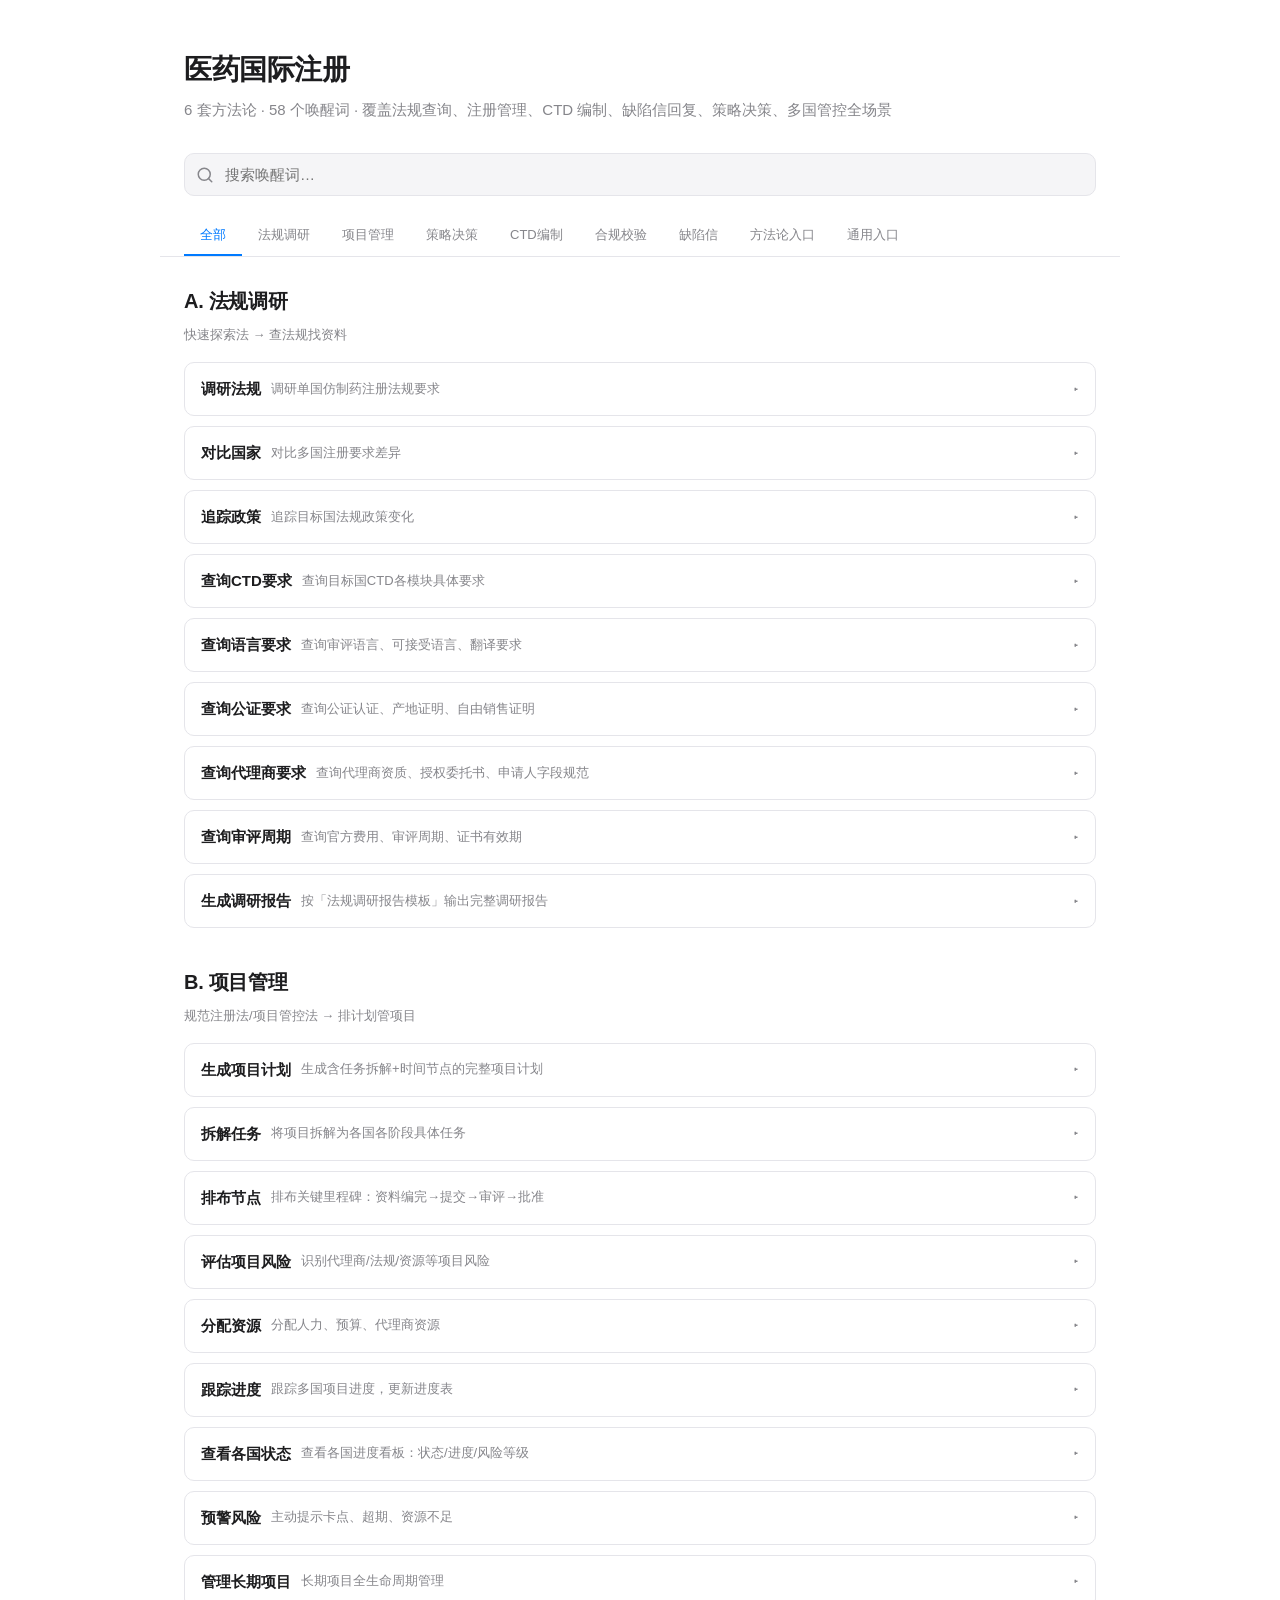
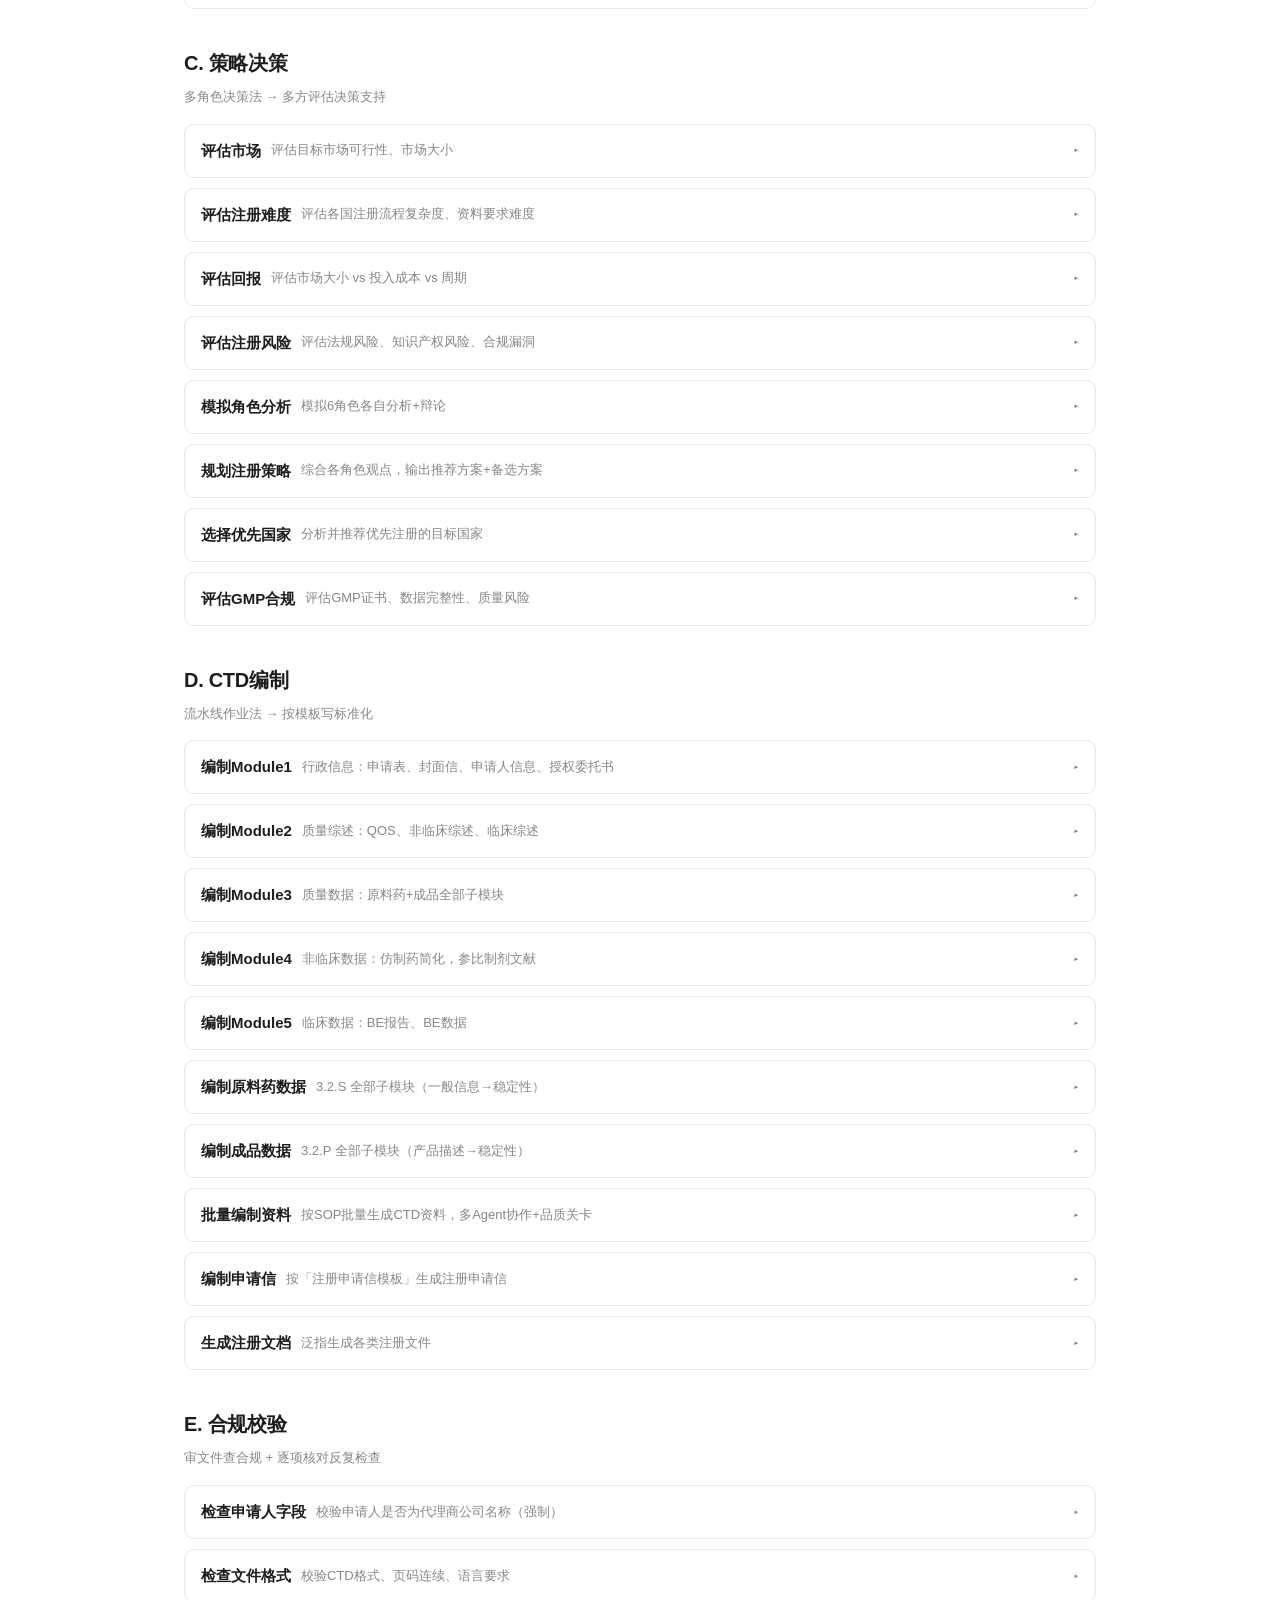
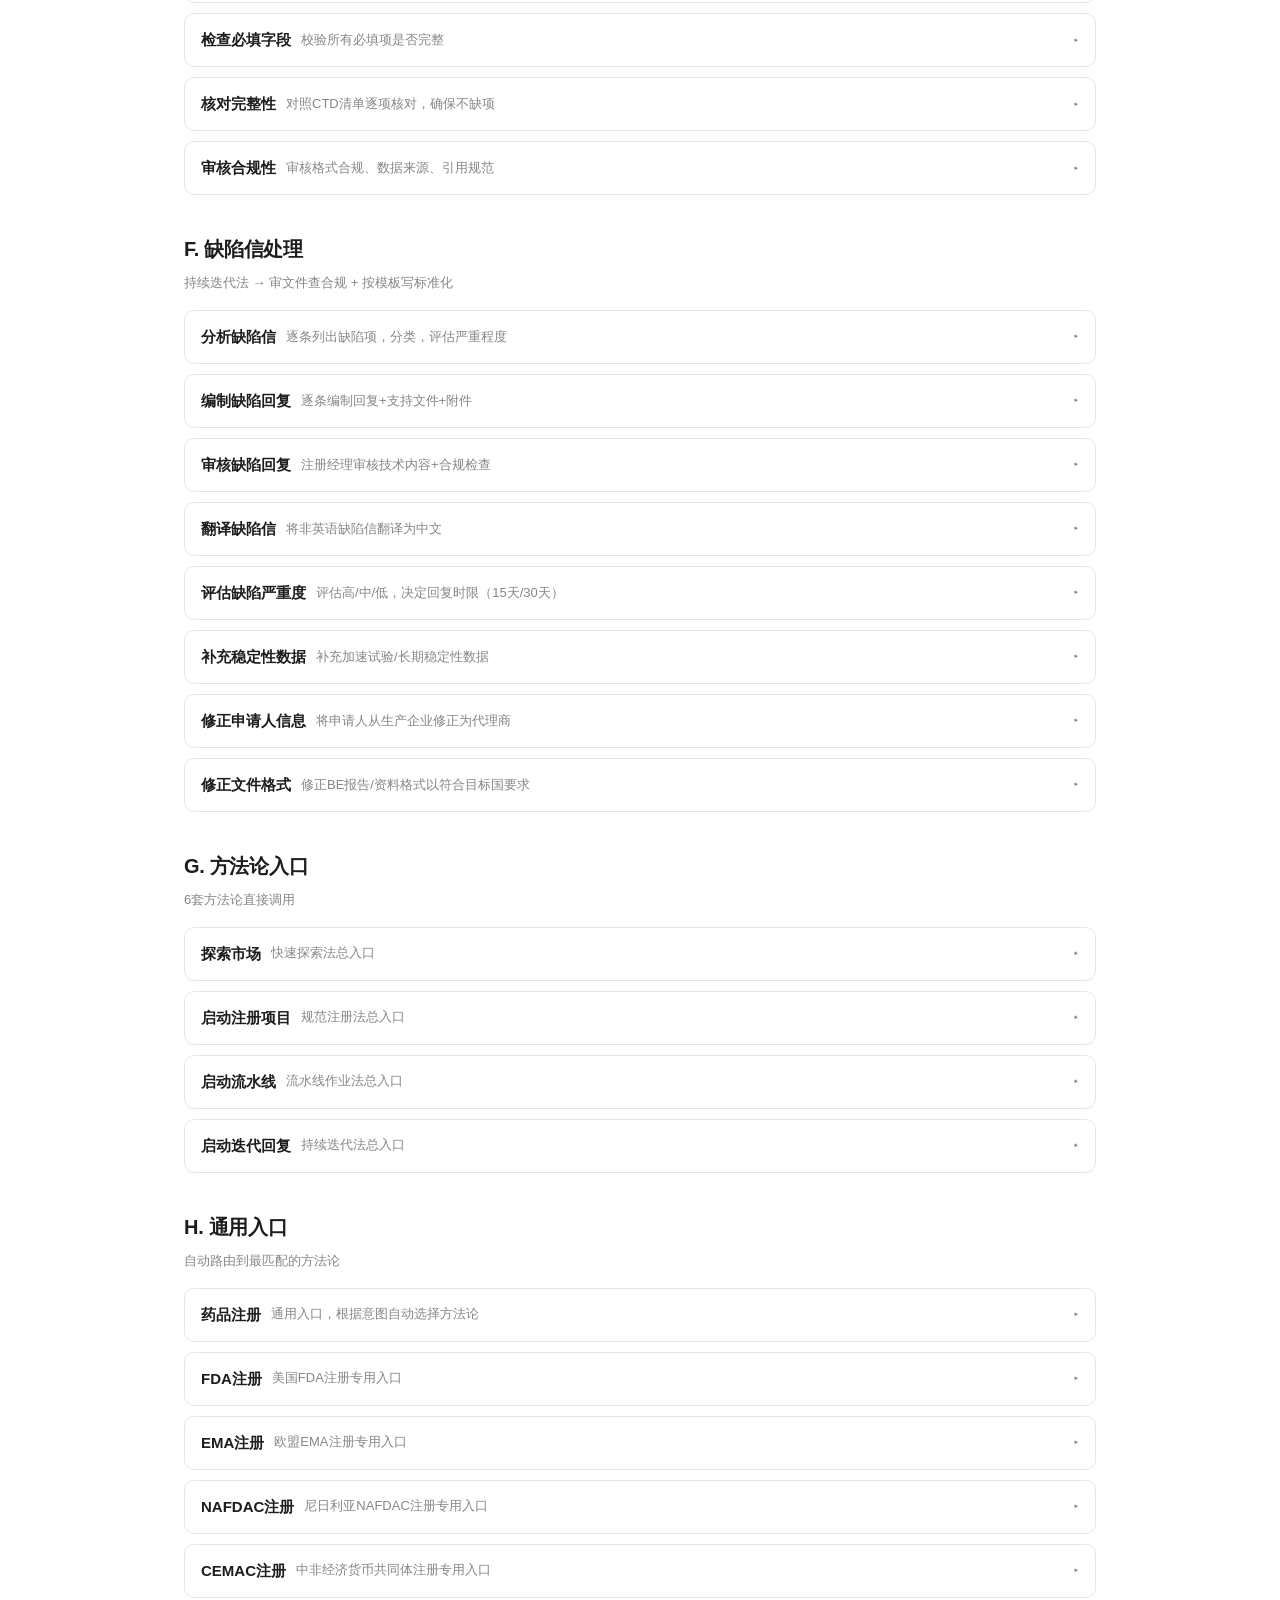
<file: SKILLS/医药国际注册.html>
<!DOCTYPE html>
<html lang="zh-CN">
<head>
<meta charset="UTF-8">
<meta name="viewport" content="width=device-width, initial-scale=1.0">
<title>医药国际注册</title>
<style>
*{box-sizing:border-box;margin:0;padding:0}
:root{
  --blue:#007AFF;
  --blue-light:rgba(0,122,255,0.08);
  --text:#1d1d1f;
  --text-secondary:#86868b;
  --bg:#ffffff;
  --bg-alt:#f5f5f7;
  --border:#e5e5ea;
  --radius:10px;
  --font:-apple-system,BlinkMacSystemFont,"SF Pro Text","SF Pro Display","Helvetica Neue","PingFang SC",sans-serif;
}
html{font-size:16px;-webkit-text-size-adjust:100%}
body{font-family:var(--font);color:var(--text);background:var(--bg);line-height:1.6;-webkit-font-smoothing:antialiased}

/* Header */
.header{padding:48px 24px 32px;max-width:960px;margin:0 auto}
.header h1{font-size:28px;font-weight:700;letter-spacing:-0.5px;margin-bottom:6px}
.header p{font-size:15px;color:var(--text-secondary);line-height:1.5}

/* Search */
.search-wrap{padding:0 24px 8px;max-width:960px;margin:0 auto;position:sticky;top:0;z-index:10;background:var(--bg)}
.search-box{position:relative}
.search-box input{width:100%;padding:12px 16px 12px 40px;border:1px solid var(--border);border-radius:var(--radius);font-size:15px;font-family:var(--font);background:var(--bg-alt);outline:none;transition:border-color .2s}
.search-box input:focus{border-color:var(--blue)}
.search-box svg{position:absolute;left:12px;top:50%;transform:translateY(-50%);color:var(--text-secondary)}
.search-count{font-size:13px;color:var(--text-secondary);padding:6px 0 0;display:none}
.search-count.visible{display:block}

/* Tabs */
.tabs{display:flex;gap:0;overflow-x:auto;-webkit-overflow-scrolling:touch;padding:12px 24px 0;max-width:960px;margin:0 auto;border-bottom:1px solid var(--border);scrollbar-width:none}
.tabs::-webkit-scrollbar{display:none}
.tab{flex-shrink:0;padding:10px 16px;font-size:13px;font-weight:500;color:var(--text-secondary);cursor:pointer;border:none;background:none;border-bottom:2px solid transparent;transition:color .2s,border-color .2s;white-space:nowrap}
.tab:hover{color:var(--text)}
.tab.active{color:var(--blue);border-bottom-color:var(--blue)}

/* Content */
.content{max-width:960px;margin:0 auto;padding:0 24px 80px}
.group{display:none}
.group.active{display:block}
.group-title{font-size:20px;font-weight:600;padding:28px 0 16px;letter-spacing:-0.3px}

/* Card */
.card{border:1px solid var(--border);border-radius:var(--radius);margin-bottom:10px;overflow:hidden;transition:border-color .2s}
.card:hover{border-color:#c7c7cc}
.card-head{display:flex;align-items:center;justify-content:space-between;padding:14px 16px;cursor:pointer;-webkit-tap-highlight-color:transparent;user-select:none}
.card-head:hover{background:var(--bg-alt)}
.card-left{display:flex;align-items:center;gap:10px;min-width:0;flex:1}
.card-name{font-size:15px;font-weight:600;white-space:nowrap}
.card-desc{font-size:13px;color:var(--text-secondary);overflow:hidden;text-overflow:ellipsis;white-space:nowrap;flex:1;min-width:0}
.card-arrow{font-size:12px;color:var(--text-secondary);transition:transform .25s;flex-shrink:0}
.card.open .card-arrow{transform:rotate(90deg)}

/* Detail */
.card-detail{display:none;padding:0 16px 16px;border-top:1px solid var(--border)}
.card.open .card-detail{display:block}

/* Tags */
.tags{display:flex;flex-wrap:wrap;gap:6px;margin-bottom:14px}
.tag{display:inline-block;padding:4px 10px;font-size:12px;font-weight:500;color:var(--blue);background:var(--blue-light);border-radius:6px;cursor:pointer;transition:background .15s}
.tag:hover{background:rgba(0,122,255,0.14)}

/* Capability */
.cap{margin-bottom:14px}
.cap-label{font-size:12px;font-weight:600;color:var(--text-secondary);text-transform:uppercase;letter-spacing:0.5px;margin-bottom:6px}
.cap-name{font-size:14px;font-weight:500;padding:8px 12px;background:var(--bg-alt);border-radius:8px;cursor:pointer;display:flex;align-items:center;justify-content:space-between;transition:background .15s}
.cap-name:hover{background:#e8e8ed}
.cap-name .cap-icon{font-size:11px;color:var(--text-secondary)}

/* Flow */
.flow{display:none;margin-top:8px;padding:12px;background:var(--bg-alt);border-radius:8px;font-size:13px;line-height:1.7}
.flow.open{display:block}
.flow-title{font-weight:600;font-size:13px;margin-bottom:8px;color:var(--text)}
.flow-step{padding:4px 0;display:flex;gap:8px}
.flow-step::before{content:"";display:block;width:4px;height:4px;border-radius:50%;background:var(--blue);margin-top:8px;flex-shrink:0}
.flow-ops{margin-top:8px;border-top:1px solid var(--border);padding-top:8px}
.flow-op{padding:3px 0;font-size:12px;color:var(--text-secondary)}
.flow-op code{font-family:"SF Mono",Menlo,monospace;font-size:11px;background:rgba(0,0,0,0.05);padding:2px 5px;border-radius:4px}

/* Highlight */
.highlight{background:rgba(0,122,255,0.12);border-radius:2px}

/* Empty */
.empty{text-align:center;padding:60px 24px;color:var(--text-secondary);font-size:15px}

/* Responsive */
@media(max-width:640px){
  .header{padding:36px 20px 24px}
  .header h1{font-size:24px}
  .tabs{padding:12px 20px 0}
  .content{padding:0 20px 80px}
  .search-wrap{padding:0 20px 8px}
  .card-desc{display:none}
  .tag{font-size:11px;padding:3px 8px}
}
</style>
</head>
<body>

<div class="header">
  <h1>医药国际注册</h1>
  <p>6 套方法论 · 58 个唤醒词 · 覆盖法规查询、注册管理、CTD 编制、缺陷信回复、策略决策、多国管控全场景</p>
</div>

<div class="search-wrap">
  <div class="search-box">
    <svg width="18" height="18" viewBox="0 0 24 24" fill="none" stroke="currentColor" stroke-width="2" stroke-linecap="round"><circle cx="11" cy="11" r="8"/><line x1="21" y1="21" x2="16.65" y2="16.65"/></svg>
    <input type="text" id="search" placeholder="搜索唤醒词…" autocomplete="off">
  </div>
  <div class="search-count" id="searchCount"></div>
</div>

<div class="tabs" id="tabs">
  <button class="tab active" data-group="all">全部</button>
  <button class="tab" data-group="A">法规调研</button>
  <button class="tab" data-group="B">项目管理</button>
  <button class="tab" data-group="C">策略决策</button>
  <button class="tab" data-group="D">CTD编制</button>
  <button class="tab" data-group="E">合规校验</button>
  <button class="tab" data-group="F">缺陷信</button>
  <button class="tab" data-group="G">方法论入口</button>
  <button class="tab" data-group="H">通用入口</button>
</div>

<div class="content" id="content"></div>

<script>
// ==================== DATA ====================
const CAPS = {
  search_law: {
    name: '📚 查法规找资料',
    desc: '查询目标国药品注册法规、指导文件、ICH差异',
    flow: [
      '确定查询目标（国家/主题/深度）',
      '检索目标国药监局官方信息',
      '整理法规框架、注册流程、资料要求',
      '标注不确定信息为「⚠️ 待确认」',
      '输出调研结果'
    ],
    writes: [
      '生成调研报告 → output/ 目录',
      '填充「法规调研报告模板」各字段'
    ]
  },
  plan_project: {
    name: '📋 排计划管项目',
    desc: '制定项目计划、任务拆解、节点排布、资源分配',
    flow: [
      '收集项目信息（产品/国家/代理商/时间）',
      '按框架生成项目计划（各国任务拆解表）',
      '排布关键时间节点（编完→提交→审评→批准）',
      '识别风险并列出',
      '输出项目计划 → projects/{产品}/ 项目计划.md'
    ],
    writes: [
      '创建 projects/{产品名称}/ 目录结构',
      '写入 项目计划.md（含任务拆解+时间节点）',
      '写入 进度跟踪.md（进度看板）'
    ]
  },
  multi_eval: {
    name: '👥 多方评估决策支持',
    desc: '模拟多角色分析、风险评估、策略决策',
    flow: [
      '确认分析主题和参与角色',
      '每个角色按框架独立分析（核心观点/风险/机会/建议）',
      '找出角色间观点冲突，进行辩论',
      '综合各角色观点，输出推荐方案+备选方案',
      '列出需要用户拍板的事项'
    ],
    writes: [
      '生成策略分析报告 → output/ 目录',
      '包含风险矩阵、辩论焦点、最终建议'
    ]
  },
  write_template: {
    name: '📄 按模板写标准化',
    desc: '按 SOP 和模板生成 CTD 文档、申请信、缺陷回复',
    flow: [
      '确认要生成什么文档（CTD模块/申请信/缺陷回复）',
      '调用对应模板（CTD模块撰写.md / 注册申请信模板.md / 缺陷信回复模板.md）',
      'Agent1 按模板生成文档',
      'Agent2 审核合规性',
      'Agent3 逐项核对完整性',
      '输出文档到 output/ 目录'
    ],
    writes: [
      '生成文档 → output/ 目录',
      '⚠️ 申请人字段必须填写代理商公司名称',
      '所有数据需有来源，不得编造'
    ]
  },
  check_compliance: {
    name: '🔍 审文件查合规',
    desc: '文件审核、合规检查、缺陷分析',
    flow: [
      '接收待审核文件或缺陷信',
      '检查申请人字段是否为代理商名称',
      '检查格式是否符合目标国要求',
      '检查数据引用是否有来源',
      '输出审核结果或缺陷分析表'
    ],
    writes: [
      '生成缺陷项分析表（缺陷信场景）',
      '标记不合规项并给出修改建议',
      '校验项：申请人、格式、必填字段、数据来源'
    ]
  },
  check_completeness: {
    name: '✅ 逐项核对反复检查',
    desc: '对照清单逐项核对完整性',
    flow: [
      '获取对应检查清单（CTD完整性检查清单）',
      '逐项检查每个模块/文件是否齐全',
      '标记缺失项和待补充项',
      '输出核对结果'
    ],
    writes: [
      '更新完整性检查状态（☐ → ✅）',
      '列出缺失项清单',
      '确保所有必填项不缺'
    ]
  }
};

const GROUPS = [
  {
    id: 'A', title: 'A. 法规调研',
    desc: '快速探索法 → 查法规找资料',
    items: [
      { name: '调研法规', desc: '调研单国仿制药注册法规要求', caps: ['search_law'] },
      { name: '对比国家', desc: '对比多国注册要求差异', caps: ['search_law'] },
      { name: '追踪政策', desc: '追踪目标国法规政策变化', caps: ['search_law'] },
      { name: '查询CTD要求', desc: '查询目标国CTD各模块具体要求', caps: ['search_law'] },
      { name: '查询语言要求', desc: '查询审评语言、可接受语言、翻译要求', caps: ['search_law'] },
      { name: '查询公证要求', desc: '查询公证认证、产地证明、自由销售证明', caps: ['search_law'] },
      { name: '查询代理商要求', desc: '查询代理商资质、授权委托书、申请人字段规范', caps: ['search_law'] },
      { name: '查询审评周期', desc: '查询官方费用、审评周期、证书有效期', caps: ['search_law'] },
      { name: '生成调研报告', desc: '按「法规调研报告模板」输出完整调研报告', caps: ['search_law', 'write_template'] }
    ]
  },
  {
    id: 'B', title: 'B. 项目管理',
    desc: '规范注册法/项目管控法 → 排计划管项目',
    items: [
      { name: '生成项目计划', desc: '生成含任务拆解+时间节点的完整项目计划', caps: ['plan_project'] },
      { name: '拆解任务', desc: '将项目拆解为各国各阶段具体任务', caps: ['plan_project'] },
      { name: '排布节点', desc: '排布关键里程碑：资料编完→提交→审评→批准', caps: ['plan_project'] },
      { name: '评估项目风险', desc: '识别代理商/法规/资源等项目风险', caps: ['multi_eval'] },
      { name: '分配资源', desc: '分配人力、预算、代理商资源', caps: ['plan_project'] },
      { name: '跟踪进度', desc: '跟踪多国项目进度，更新进度表', caps: ['plan_project'] },
      { name: '查看各国状态', desc: '查看各国进度看板：状态/进度/风险等级', caps: ['plan_project'] },
      { name: '预警风险', desc: '主动提示卡点、超期、资源不足', caps: ['multi_eval', 'plan_project'] },
      { name: '管理长期项目', desc: '长期项目全生命周期管理', caps: ['plan_project'] }
    ]
  },
  {
    id: 'C', title: 'C. 策略决策',
    desc: '多角色决策法 → 多方评估决策支持',
    items: [
      { name: '评估市场', desc: '评估目标市场可行性、市场大小', caps: ['multi_eval', 'search_law'] },
      { name: '评估注册难度', desc: '评估各国注册流程复杂度、资料要求难度', caps: ['multi_eval', 'search_law'] },
      { name: '评估回报', desc: '评估市场大小 vs 投入成本 vs 周期', caps: ['multi_eval'] },
      { name: '评估注册风险', desc: '评估法规风险、知识产权风险、合规漏洞', caps: ['multi_eval'] },
      { name: '模拟角色分析', desc: '模拟6角色各自分析+辩论', caps: ['multi_eval'] },
      { name: '规划注册策略', desc: '综合各角色观点，输出推荐方案+备选方案', caps: ['multi_eval'] },
      { name: '选择优先国家', desc: '分析并推荐优先注册的目标国家', caps: ['multi_eval', 'search_law'] },
      { name: '评估GMP合规', desc: '评估GMP证书、数据完整性、质量风险', caps: ['multi_eval'] }
    ]
  },
  {
    id: 'D', title: 'D. CTD编制',
    desc: '流水线作业法 → 按模板写标准化',
    items: [
      { name: '编制Module1', desc: '行政信息：申请表、封面信、申请人信息、授权委托书', caps: ['write_template', 'check_compliance'] },
      { name: '编制Module2', desc: '质量综述：QOS、非临床综述、临床综述', caps: ['write_template', 'check_compliance'] },
      { name: '编制Module3', desc: '质量数据：原料药+成品全部子模块', caps: ['write_template', 'check_compliance'] },
      { name: '编制Module4', desc: '非临床数据：仿制药简化，参比制剂文献', caps: ['write_template', 'check_compliance'] },
      { name: '编制Module5', desc: '临床数据：BE报告、BE数据', caps: ['write_template', 'check_compliance'] },
      { name: '编制原料药数据', desc: '3.2.S 全部子模块（一般信息→稳定性）', caps: ['write_template'] },
      { name: '编制成品数据', desc: '3.2.P 全部子模块（产品描述→稳定性）', caps: ['write_template'] },
      { name: '批量编制资料', desc: '按SOP批量生成CTD资料，多Agent协作+品质关卡', caps: ['write_template', 'check_compliance', 'check_completeness'] },
      { name: '编制申请信', desc: '按「注册申请信模板」生成注册申请信', caps: ['write_template'] },
      { name: '生成注册文档', desc: '泛指生成各类注册文件', caps: ['write_template'] }
    ]
  },
  {
    id: 'E', title: 'E. 合规校验',
    desc: '审文件查合规 + 逐项核对反复检查',
    items: [
      { name: '检查申请人字段', desc: '校验申请人是否为代理商公司名称（强制）', caps: ['check_compliance'] },
      { name: '检查文件格式', desc: '校验CTD格式、页码连续、语言要求', caps: ['check_compliance'] },
      { name: '检查必填字段', desc: '校验所有必填项是否完整', caps: ['check_completeness'] },
      { name: '核对完整性', desc: '对照CTD清单逐项核对，确保不缺项', caps: ['check_completeness'] },
      { name: '审核合规性', desc: '审核格式合规、数据来源、引用规范', caps: ['check_compliance'] }
    ]
  },
  {
    id: 'F', title: 'F. 缺陷信处理',
    desc: '持续迭代法 → 审文件查合规 + 按模板写标准化',
    items: [
      { name: '分析缺陷信', desc: '逐条列出缺陷项，分类，评估严重程度', caps: ['check_compliance'] },
      { name: '编制缺陷回复', desc: '逐条编制回复+支持文件+附件', caps: ['write_template'] },
      { name: '审核缺陷回复', desc: '注册经理审核技术内容+合规检查', caps: ['check_compliance'] },
      { name: '翻译缺陷信', desc: '将非英语缺陷信翻译为中文', caps: ['check_compliance'] },
      { name: '评估缺陷严重度', desc: '评估高/中/低，决定回复时限（15天/30天）', caps: ['check_compliance'] },
      { name: '补充稳定性数据', desc: '补充加速试验/长期稳定性数据', caps: ['write_template'] },
      { name: '修正申请人信息', desc: '将申请人从生产企业修正为代理商', caps: ['write_template', 'check_compliance'] },
      { name: '修正文件格式', desc: '修正BE报告/资料格式以符合目标国要求', caps: ['write_template', 'check_compliance'] }
    ]
  },
  {
    id: 'G', title: 'G. 方法论入口',
    desc: '6套方法论直接调用',
    items: [
      { name: '探索市场', desc: '快速探索法总入口', caps: ['search_law', 'multi_eval'] },
      { name: '启动注册项目', desc: '规范注册法总入口', caps: ['plan_project', 'search_law', 'write_template', 'check_compliance', 'check_completeness'] },
      { name: '启动流水线', desc: '流水线作业法总入口', caps: ['write_template', 'check_compliance', 'check_completeness'] },
      { name: '启动迭代回复', desc: '持续迭代法总入口', caps: ['check_compliance', 'write_template', 'check_completeness'] }
    ]
  },
  {
    id: 'H', title: 'H. 通用入口',
    desc: '自动路由到最匹配的方法论',
    items: [
      { name: '药品注册', desc: '通用入口，根据意图自动选择方法论', caps: [] },
      { name: 'FDA注册', desc: '美国FDA注册专用入口', caps: ['search_law'] },
      { name: 'EMA注册', desc: '欧盟EMA注册专用入口', caps: ['search_law'] },
      { name: 'NAFDAC注册', desc: '尼日利亚NAFDAC注册专用入口', caps: ['search_law'] },
      { name: 'CEMAC注册', desc: '中非经济货币共同体注册专用入口', caps: ['search_law'] }
    ]
  }
];

// ==================== RENDER ====================
function renderAll() {
  const container = document.getElementById('content');
  container.innerHTML = GROUPS.map(g => `
    <div class="group" data-group="${g.id}">
      <div class="group-title">${g.title}</div>
      <p style="font-size:13px;color:var(--text-secondary);margin:-8px 0 16px">${g.desc}</p>
      ${g.items.map((item, i) => renderCard(item, g.id, i)).join('')}
    </div>
  `).join('');
}

function renderCard(item, gid, idx) {
  const id = `card-${gid}-${idx}`;
  const capTags = item.caps.map(c => {
    const cap = CAPS[c];
    return `<span class="tag" data-cap="${c}">${cap.name.replace(/^[^\s]+\s/, '')}</span>`;
  }).join('');

  const capDetails = item.caps.map(c => {
    const cap = CAPS[c];
    const flowId = `flow-${gid}-${idx}-${c}`;
    return `
      <div class="cap">
        <div class="cap-name" onclick="toggleFlow('${flowId}',this)">
          <span>${cap.name}</span>
          <span class="cap-icon">▸ 流程</span>
        </div>
        <div class="flow" id="${flowId}">
          <div class="flow-title">执行流程</div>
          ${cap.flow.map(s => `<div class="flow-step">${s}</div>`).join('')}
          <div class="flow-ops">
            <div class="flow-title" style="margin-top:8px">副作用 / 写入</div>
            ${cap.writes.map(w => `<div class="flow-op">${w}</div>`).join('')}
          </div>
        </div>
      </div>`;
  }).join('');

  return `
    <div class="card" id="${id}" data-name="${item.name}" data-desc="${item.desc}">
      <div class="card-head" onclick="toggleCard('${id}')">
        <div class="card-left">
          <span class="card-name">${item.name}</span>
          <span class="card-desc">${item.desc}</span>
        </div>
        <span class="card-arrow">▸</span>
      </div>
      <div class="card-detail">
        <div class="tags">${capTags || '<span style="font-size:12px;color:var(--text-secondary)">自动路由</span>'}</div>
        ${capDetails || '<p style="font-size:13px;color:var(--text-secondary)">根据用户意图自动选择最合适的方法论</p>'}
      </div>
    </div>`;
}

// ==================== INTERACTION ====================
function toggleCard(id) {
  document.getElementById(id).classList.toggle('open');
}

function toggleFlow(flowId, el) {
  const flow = document.getElementById(flowId);
  const isOpen = flow.classList.toggle('open');
  el.querySelector('.cap-icon').textContent = isOpen ? '▾ 收起' : '▸ 流程';
}

// Tabs
document.getElementById('tabs').addEventListener('click', e => {
  if (!e.target.classList.contains('tab')) return;
  document.querySelectorAll('.tab').forEach(t => t.classList.remove('active'));
  e.target.classList.add('active');
  const group = e.target.dataset.group;
  document.querySelectorAll('.group').forEach(g => {
    g.classList.toggle('active', group === 'all' || g.dataset.group === group);
  });
  filterBySearch();
});

// Search
const searchInput = document.getElementById('search');
const searchCount = document.getElementById('searchCount');

searchInput.addEventListener('input', filterBySearch);

function filterBySearch() {
  const q = searchInput.value.trim().toLowerCase();
  const activeTab = document.querySelector('.tab.active').dataset.group;
  let visible = 0;

  document.querySelectorAll('.card').forEach(card => {
    const name = card.dataset.name.toLowerCase();
    const desc = card.dataset.desc.toLowerCase();
    const match = !q || name.includes(q) || desc.includes(q);
    const groupVisible = activeTab === 'all' || card.closest('.group').dataset.group === activeTab;
    card.style.display = (match && groupVisible) ? '' : 'none';
    if (match && groupVisible) visible++;

    // Highlight
    const nameEl = card.querySelector('.card-name');
    const descEl = card.querySelector('.card-desc');
    if (q) {
      nameEl.innerHTML = highlightText(card.dataset.name, q);
      descEl.innerHTML = highlightText(card.dataset.desc, q);
    } else {
      nameEl.textContent = card.dataset.name;
      descEl.textContent = card.dataset.desc;
    }
  });

  searchCount.textContent = q ? `找到 ${visible} 个` : '';
  searchCount.classList.toggle('visible', !!q);
}

function highlightText(text, q) {
  const i = text.toLowerCase().indexOf(q);
  if (i === -1) return text;
  return text.slice(0, i) + '<span class="highlight">' + text.slice(i, i + q.length) + '</span>' + text.slice(i + q.length);
}

// Init
renderAll();
document.querySelectorAll('.group').forEach(g => g.classList.add('active'));
</script>
</body>
</html>
</file>
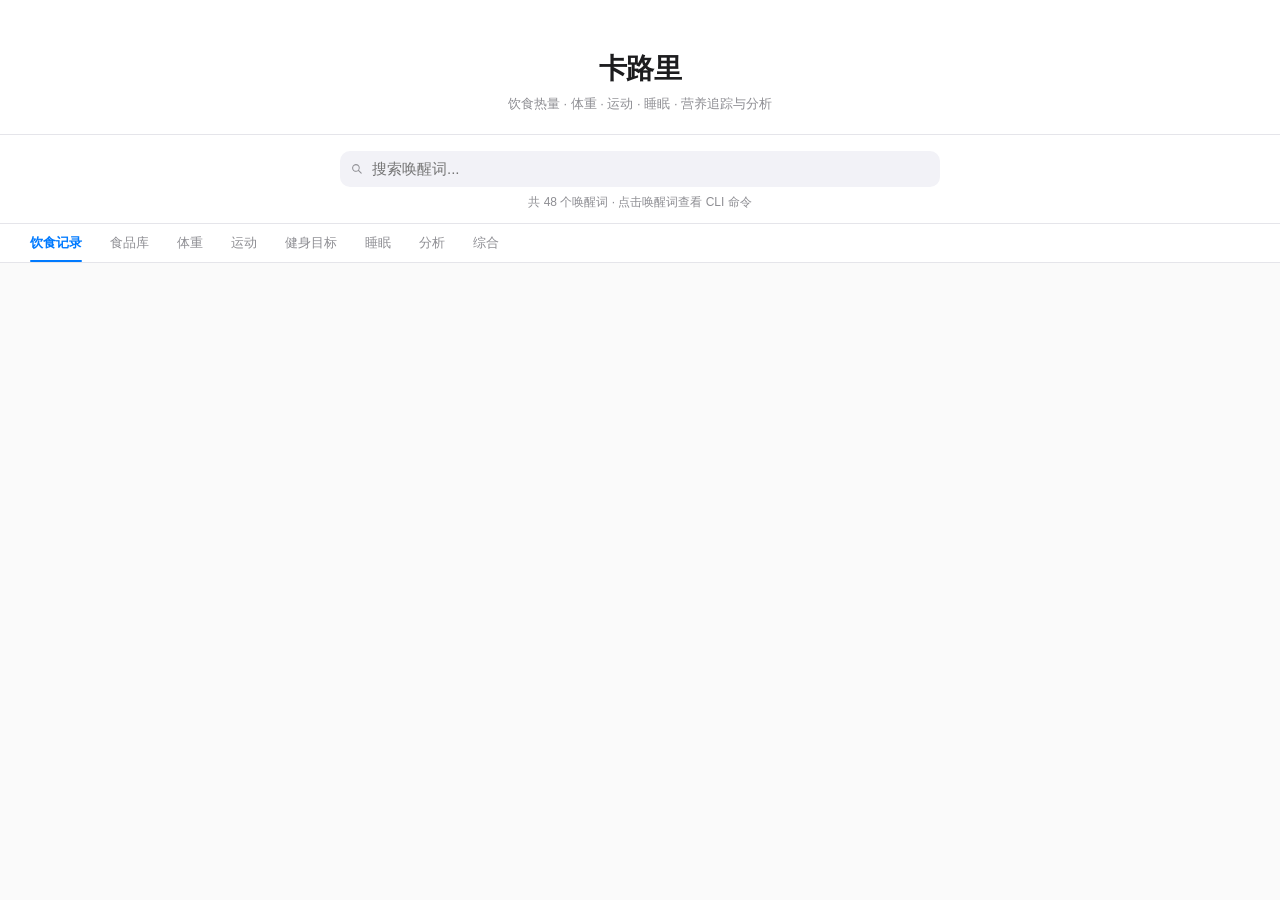
<file: SKILLS/卡路里.html>
<!DOCTYPE html>
<html lang="zh-CN">
<head>
<meta charset="UTF-8">
<meta name="viewport" content="width=device-width, initial-scale=1.0, user-scalable=no">
<title>卡路里 - 技能手册</title>
<style>
*{margin:0;padding:0;box-sizing:border-box}
:root{--blue:#007AFF;--bg:#FAFAFA;--card:#FFF;--line:#E5E5EA;--text:#1C1C1E;--sub:#8E8E93;--font:-apple-system,BlinkMacSystemFont,"SF Pro Text","SF Pro Display","Helvetica Neue","PingFang SC",sans-serif}
html{font-size:16px;-webkit-text-size-adjust:100%}
body{font-family:var(--font);background:var(--bg);color:var(--text);line-height:1.5;min-height:100vh;-webkit-font-smoothing:antialiased}
/* Header */
.header{padding:48px 20px 20px;text-align:center;background:var(--card);border-bottom:0.5px solid var(--line)}
.header h1{font-size:28px;font-weight:600;letter-spacing:-0.5px}
.header p{font-size:13px;color:var(--sub);margin-top:4px}
/* Search */
.search-wrap{padding:16px 20px 12px;background:var(--card);position:sticky;top:0;z-index:100;border-bottom:0.5px solid var(--line)}
.search-box{position:relative;max-width:600px;margin:0 auto}
.search-box input{width:100%;height:36px;border:none;border-radius:10px;background:#F2F2F7;font-size:15px;padding:0 12px 0 32px;font-family:var(--font);outline:none;color:var(--text)}
.search-box input:focus{box-shadow:0 0 0 2px rgba(0,122,255,0.3)}
.search-box::before{content:"";position:absolute;left:10px;top:50%;transform:translateY(-50%);width:14px;height:14px;background:url("data:image/svg+xml,%3Csvg xmlns='http://www.w3.org/2000/svg' viewBox='0 0 20 20' fill='%238E8E93'%3E%3Cpath d='M8.5 3a5.5 5.5 0 014.383 8.823l3.647 3.647a.75.75 0 01-1.06 1.06l-3.647-3.647A5.5 5.5 0 118.5 3zm0 1.5a4 4 0 100 8 4 4 0 000-8z'/%3E%3C/svg%3E") no-repeat center/contain}
.search-hint{font-size:12px;color:var(--sub);text-align:center;margin-top:6px;max-width:600px;margin-left:auto;margin-right:auto}
/* Tabs */
.tabs{display:flex;gap:0;overflow-x:auto;-webkit-overflow-scrolling:touch;padding:0 16px;background:var(--card);border-bottom:0.5px solid var(--line);scrollbar-width:none}
.tabs::-webkit-scrollbar{display:none}
.tab{flex-shrink:0;padding:10px 14px;font-size:13px;font-weight:500;color:var(--sub);border:none;background:none;cursor:pointer;position:relative;white-space:nowrap;font-family:var(--font);transition:color 0.2s}
.tab.active{color:var(--blue);font-weight:600}
.tab.active::after{content:"";position:absolute;bottom:0;left:14px;right:14px;height:2px;background:var(--blue);border-radius:1px}
/* Content */
.content{max-width:720px;margin:0 auto;padding:0 16px 80px}
.section{display:none}
.section.active{display:block}
.section-title{font-size:20px;font-weight:600;padding:24px 0 12px;letter-spacing:-0.3px}
/* Module card */
.module{background:var(--card);border-radius:12px;margin-bottom:12px;overflow:hidden;border:0.5px solid var(--line)}
.module-head{padding:14px 16px;cursor:pointer;display:flex;align-items:center;justify-content:space-between;-webkit-tap-highlight-color:transparent}
.module-name{font-size:15px;font-weight:600}
.module-desc{font-size:12px;color:var(--sub);margin-top:2px}
.module-arrow{font-size:11px;color:var(--sub);transition:transform 0.25s;flex-shrink:0;margin-left:12px}
.module.open .module-arrow{transform:rotate(90deg)}
.module-body{display:none;padding:0 16px 14px}
.module.open .module-body{display:block}
/* Trigger word */
.trigger{display:inline-flex;align-items:center;gap:6px;padding:6px 12px;margin:3px 4px 3px 0;border-radius:8px;background:#F2F2F7;font-size:13px;font-weight:500;cursor:pointer;transition:background 0.15s;-webkit-tap-highlight-color:transparent;border:1px solid transparent}
.trigger:hover{background:#E8E8ED}
.trigger.active{background:rgba(0,122,255,0.1);color:var(--blue);border-color:rgba(0,122,255,0.2)}
/* CLI detail panel */
.cli-detail{margin-top:10px;padding:12px 14px;background:#F9F9FB;border-radius:10px;display:none;font-size:13px;border:0.5px solid var(--line)}
.cli-detail.show{display:block}
.cli-cmd{font-family:"SF Mono",Menlo,Consolas,monospace;font-size:12px;color:var(--blue);background:rgba(0,122,255,0.06);padding:6px 10px;border-radius:6px;margin:8px 0;word-break:break-all;cursor:pointer;transition:background 0.15s;position:relative}
.cli-cmd:hover{background:rgba(0,122,255,0.12)}
.cli-cmd::after{content:"点击查看详情";font-size:10px;color:var(--sub);font-family:var(--font);margin-left:8px;font-weight:400}
/* Flow panel */
.flow-panel{margin-top:8px;padding:12px 14px;background:#FFF;border-radius:8px;border:0.5px solid var(--line);display:none;font-size:12px}
.flow-panel.show{display:block}
.flow-panel h4{font-size:12px;font-weight:600;margin-bottom:8px;color:var(--text)}
.flow-table{width:100%;border-collapse:collapse;margin:6px 0 10px;font-size:12px}
.flow-table th{text-align:left;font-weight:500;color:var(--sub);padding:4px 8px;border-bottom:0.5px solid var(--line);font-size:11px}
.flow-table td{padding:4px 8px;border-bottom:0.5px solid #F2F2F7;font-size:12px}
.flow-table code{font-family:"SF Mono",Menlo,Consolas,monospace;font-size:11px;color:var(--blue);background:rgba(0,122,255,0.06);padding:1px 4px;border-radius:3px}
.flow-tag{display:inline-block;font-size:10px;padding:2px 6px;border-radius:4px;margin-right:4px;font-weight:500}
.flow-tag.read{background:#E8F5E9;color:#2E7D32}
.flow-tag.write{background:#FFF3E0;color:#E65100}
.flow-tag.side{background:#F3E5F5;color:#7B1FA2}
/* Section divider */
.divider{height:0.5px;background:var(--line);margin:16px 0}
/* Responsive */
@media(max-width:374px){
  .tab{padding:10px 10px;font-size:12px}
  .trigger{font-size:12px;padding:5px 10px}
}
/* Skeleton */
.no-result{text-align:center;padding:60px 20px;color:var(--sub);font-size:14px}
/* Animations */
@keyframes fadeIn{from{opacity:0;transform:translateY(-4px)}to{opacity:1;transform:translateY(0)}}
.cli-detail.show,.flow-panel.show{animation:fadeIn 0.2s ease}
</style>
</head>
<body>

<div class="header">
  <h1>卡路里</h1>
  <p>饮食热量 · 体重 · 运动 · 睡眠 · 营养追踪与分析</p>
</div>

<div class="search-wrap">
  <div class="search-box">
    <input type="text" id="searchInput" placeholder="搜索唤醒词..." autocomplete="off" />
  </div>
  <div class="search-hint" id="searchHint">共 48 个唤醒词 · 点击唤醒词查看 CLI 命令</div>
</div>

<div class="tabs" id="tabs">
  <button class="tab active" data-cat="diet">饮食记录</button>
  <button class="tab" data-cat="product">食品库</button>
  <button class="tab" data-cat="weight">体重</button>
  <button class="tab" data-cat="exercise">运动</button>
  <button class="tab" data-cat="fitness">健身目标</button>
  <button class="tab" data-cat="sleep">睡眠</button>
  <button class="tab" data-cat="analysis">分析</button>
  <button class="tab" data-cat="general">综合</button>
</div>

<div class="content" id="content"></div>

<script>
// ========== DATA ==========
const DATA = {
  diet: {
    title: "饮食记录",
    modules: [
      {
        name: "记吃了",
        desc: "记录饮食（库匹配/图片识别/外部搜索统一入口）",
        triggers: [
          {
            word: "记吃了",
            cli: "python scripts/calorie_tracker.py add <食物名> <热量> <蛋白> [碳水] [脂肪] [克数] [备注]",
            flow: {
              operation: "INSERT",
              tables: [
                { name: "entries", fields: "date, time, food_name, grams, calories, protein, carbs, fat, note", op: "写入" },
                { name: "daily_goal", fields: "calorie_goal, protein_goal, carbs_goal, fat_goal", op: "读取" }
              ],
              sideEffects: "自动推断餐次（按时间）、计算今日汇总、对比目标显示剩余/超标"
            }
          }
        ]
      },
      {
        name: "拍营养表",
        desc: "图片识别营养成分表并记录",
        triggers: [
          {
            word: "拍营养表",
            cli: "mmx vision describe → calorie_tracker.py add-product → add",
            flow: {
              operation: "INSERT",
              tables: [
                { name: "nutrition_products", fields: "product_name, brand, calories, protein, fat, saturated_fat, carbohydrates, sugar, dietary_fiber, sodium", op: "写入" },
                { name: "entries", fields: "date, time, food_name, grams, calories, protein, carbs, fat", op: "写入" }
              ],
              sideEffects: "先调用 mmx vision 识别图片 → 展示结果 → 用户确认后存库并记录"
            }
          }
        ]
      },
      {
        name: "删吃的",
        desc: "删除饮食记录",
        triggers: [
          {
            word: "删吃的",
            cli: "python scripts/calorie_tracker.py delete <id>",
            flow: {
              operation: "DELETE",
              tables: [
                { name: "entries", fields: "id（指定记录）", op: "删除" }
              ],
              sideEffects: "无副作用，仅删除指定条目"
            }
          }
        ]
      },
      {
        name: "查今天吃",
        desc: "今日饮食摘要（vs 目标）",
        triggers: [
          {
            word: "查今天吃",
            cli: "python scripts/calorie_tracker.py summary",
            flow: {
              operation: "SELECT",
              tables: [
                { name: "entries", fields: "SUM(calories), SUM(protein), SUM(carbs), SUM(fat), COUNT(*)", op: "读取" },
                { name: "daily_goal", fields: "calorie_goal, protein_goal, carbs_goal, fat_goal", op: "读取" }
              ],
              sideEffects: "无副作用，只读查询"
            }
          }
        ]
      },
      {
        name: "查吃的记录",
        desc: "今日逐条饮食记录",
        triggers: [
          {
            word: "查吃的记录",
            cli: "python scripts/calorie_tracker.py list",
            flow: {
              operation: "SELECT",
              tables: [
                { name: "entries", fields: "id, food_name, grams, calories, protein, carbs, fat, time, note", op: "读取" }
              ],
              sideEffects: "无副作用，按时间排序显示当日全部记录"
            }
          }
        ]
      },
      {
        name: "查热量历史",
        desc: "最近 N 天热量摄入历史",
        triggers: [
          {
            word: "查热量历史",
            cli: "python scripts/calorie_tracker.py history [天数]",
            flow: {
              operation: "SELECT",
              tables: [
                { name: "entries", fields: "date, SUM(calories), SUM(protein), SUM(carbs), SUM(fat)", op: "读取" },
                { name: "daily_goal", fields: "calorie_goal", op: "读取" }
              ],
              sideEffects: "无副作用，按日期分组聚合显示每日汇总与目标对比"
            }
          }
        ]
      }
    ]
  },
  product: {
    title: "食品库",
    modules: [
      {
        name: "查热量",
        desc: "搜索食品营养成分",
        triggers: [
          {
            word: "查热量",
            cli: 'python scripts/calorie_tracker.py search-product "<关键词>"',
            flow: {
              operation: "SELECT",
              tables: [
                { name: "nutrition_products", fields: "id, product_name, brand, calories, protein, fat, saturated_fat, carbohydrates, sugar, dietary_fiber, sodium, note, updated_at", op: "读取" }
              ],
              sideEffects: "无副作用，模糊匹配 product_name 和 brand"
            }
          }
        ]
      },
      {
        name: "存食品",
        desc: "添加食品营养成分表到库",
        triggers: [
          {
            word: "存食品",
            cli: 'python scripts/calorie_tracker.py add-product "<产品名>" "<品牌>" <热量> <蛋白> <脂肪> <饱和脂肪> <碳水> <糖> <纤维> <钠> [备注]',
            flow: {
              operation: "INSERT",
              tables: [
                { name: "nutrition_products", fields: "product_name, brand, calories, protein, fat, saturated_fat, carbohydrates, sugar, dietary_fiber, sodium, note", op: "写入" }
              ],
              sideEffects: "新增一条食品营养成分记录，返回自增 ID"
            }
          }
        ]
      },
      {
        name: "改食品",
        desc: "更新食品营养成分",
        triggers: [
          {
            word: "改食品",
            cli: "python scripts/calorie_tracker.py update-product <id> [--字段 值]",
            flow: {
              operation: "UPDATE",
              tables: [
                { name: "nutrition_products", fields: "可选字段: product_name, brand, calories, protein, fat, saturated_fat, carbohydrates, sugar, dietary_fiber, sodium, note + updated_at", op: "更新" }
              ],
              sideEffects: "自动更新 updated_at 时间戳"
            }
          }
        ]
      },
      {
        name: "查食品库",
        desc: "列出全部食品营养成分",
        triggers: [
          {
            word: "查食品库",
            cli: "python scripts/calorie_tracker.py list-products [数量]",
            flow: {
              operation: "SELECT",
              tables: [
                { name: "nutrition_products", fields: "id, product_name, brand, calories, protein, fat, saturated_fat, carbohydrates, sugar, dietary_fiber, sodium, note, created_at", op: "读取" }
              ],
              sideEffects: "无副作用，按 updated_at 倒序，默认最多 50 条"
            }
          }
        ]
      }
    ]
  },
  weight: {
    title: "体重",
    modules: [
      {
        name: "记体重",
        desc: "记录体重（自动算 BMI）",
        triggers: [
          {
            word: "记体重",
            cli: "python scripts/calorie_tracker.py weight <体重kg> [身高cm] [备注]",
            flow: {
              operation: "INSERT",
              tables: [
                { name: "weight_log", fields: "date, time, weight_kg, height_cm, bmi, note", op: "写入" }
              ],
              sideEffects: "若提供身高，自动计算 BMI = weight / (height/100)^2"
            }
          }
        ]
      },
      {
        name: "查体重历史",
        desc: "体重历史记录",
        triggers: [
          {
            word: "查体重历史",
            cli: "python scripts/calorie_tracker.py weight-history [天数]",
            flow: {
              operation: "SELECT",
              tables: [
                { name: "weight_log", fields: "date, time, weight_kg, bmi, note", op: "读取" }
              ],
              sideEffects: "无副作用，显示记录并计算首末变化量和日均变化"
            }
          }
        ]
      },
      {
        name: "查体重趋势",
        desc: "体重趋势分析（均重/日均变化/趋势判断）",
        triggers: [
          {
            word: "查体重趋势",
            cli: "weight_analysis(start, end, 'trend')",
            flow: {
              operation: "SELECT",
              tables: [
                { name: "weight_log", fields: "date, weight_kg, note", op: "读取" }
              ],
              sideEffects: "无副作用，计算均重/最高/最低/首末变化/日均变化率/趋势判断"
            }
          }
        ]
      },
      {
        name: "对比体重",
        desc: "两时间段体重对比",
        triggers: [
          {
            word: "对比体重",
            cli: "weight_analysis(start, end, 'compare', compare_start, compare_end)",
            flow: {
              operation: "SELECT",
              tables: [
                { name: "weight_log", fields: "AVG(weight_kg), weight_kg, date", op: "读取" }
              ],
              sideEffects: "无副作用，对比两时段均重、首末变化、加速/减速判断"
            }
          }
        ]
      },
      {
        name: "查体重波动",
        desc: "体重波动分析（标准差/异常记录）",
        triggers: [
          {
            word: "查体重波动",
            cli: "weight_analysis(start, end, 'volatility')",
            flow: {
              operation: "SELECT",
              tables: [
                { name: "weight_log", fields: "date, weight_kg, note", op: "读取" }
              ],
              sideEffects: "无副作用，需至少 3 条记录。计算日间标准差、周间波动、标记单日涨跌 >0.5kg 的异常"
            }
          }
        ]
      },
      {
        name: "设体重目标",
        desc: "设定体重目标和截止日期",
        triggers: [
          {
            word: "设体重目标",
            cli: "set_weight_goal(weight_goal, deadline)",
            flow: {
              operation: "UPDATE / INSERT",
              tables: [
                { name: "daily_goal", fields: "weight_goal, goal_deadline, updated_at", op: "更新" }
              ],
              sideEffects: "若 daily_goal 无记录则 INSERT，否则 UPDATE。weight_goal 和 goal_deadline 存在 daily_goal 表中"
            }
          }
        ]
      },
      {
        name: "查体重目标",
        desc: "体重目标达成进度",
        triggers: [
          {
            word: "查体重目标",
            cli: "weight_analysis(start, end, 'milestone')",
            flow: {
              operation: "SELECT",
              tables: [
                { name: "daily_goal", fields: "weight_goal, goal_deadline", op: "读取" },
                { name: "weight_log", fields: "weight_kg, date", op: "读取" }
              ],
              sideEffects: "无副作用，计算差距、实际日均变化（近30天）、预计达成日期、进度状态"
            }
          }
        ]
      }
    ]
  },
  exercise: {
    title: "运动",
    modules: [
      {
        name: "记运动",
        desc: "记录运动消耗",
        triggers: [
          {
            word: "记运动",
            cli: "python scripts/exercise_tracker.py add --date <日期> --type <类型> --calories <卡> [--minutes <分钟>] [--reps <次数>]",
            flow: {
              operation: "INSERT",
              tables: [
                { name: "exercise_log", fields: "date, time, exercise_type, duration_minutes, calories_burned, note, reps", op: "写入" }
              ],
              sideEffects: "自动初始化 exercise_log 表（如不存在）"
            }
          }
        ]
      },
      {
        name: "改运动记录",
        desc: "更新运动记录",
        triggers: [
          {
            word: "改运动记录",
            cli: "python scripts/exercise_tracker.py update --id <ID> [--字段 值]",
            flow: {
              operation: "UPDATE",
              tables: [
                { name: "exercise_log", fields: "可选: calories_burned, duration_minutes, exercise_type, note, reps, date", op: "更新" }
              ],
              sideEffects: "无副作用，仅更新指定字段"
            }
          }
        ]
      },
      {
        name: "查运动记录",
        desc: "查询运动记录（按日期/天数/类型）",
        triggers: [
          {
            word: "查运动记录",
            cli: "python scripts/exercise_tracker.py list [--days N] [--date <日期>] [--type <类型>]",
            flow: {
              operation: "SELECT",
              tables: [
                { name: "exercise_log", fields: "*", op: "读取" }
              ],
              sideEffects: "无副作用，支持按日期、天数范围、运动类型筛选"
            }
          }
        ]
      },
      {
        name: "查运动汇总",
        desc: "运动汇总统计",
        triggers: [
          {
            word: "查运动汇总",
            cli: "python scripts/exercise_tracker.py summary [--days N]",
            flow: {
              operation: "SELECT",
              tables: [
                { name: "exercise_log", fields: "COUNT(*), SUM(calories_burned), SUM(duration_minutes), AVG(calories_burned)", op: "读取" }
              ],
              sideEffects: "无副作用，按类型分组统计"
            }
          }
        ]
      },
      {
        name: "查运动类型",
        desc: "运动类型统计（分布/总消耗排名）",
        triggers: [
          {
            word: "查运动类型",
            cli: "python scripts/exercise_tracker.py stats --type <breakdown|total>",
            flow: {
              operation: "SELECT",
              tables: [
                { name: "exercise_log", fields: "exercise_type, COUNT(*), SUM(calories_burned), SUM(duration_minutes)", op: "读取" }
              ],
              sideEffects: "无副作用，breakdown=分布百分比，total=总消耗排名"
            }
          }
        ]
      },
      {
        name: "查运动趋势",
        desc: "运动热量趋势",
        triggers: [
          {
            word: "查运动趋势",
            cli: "python scripts/exercise_tracker.py trend [--days N]",
            flow: {
              operation: "SELECT",
              tables: [
                { name: "exercise_log", fields: "date, SUM(calories_burned)", op: "读取" }
              ],
              sideEffects: "无副作用，按日期分组显示每日消耗柱状图"
            }
          }
        ]
      }
    ]
  },
  fitness: {
    title: "健身目标",
    modules: [
      {
        name: "设健身目标",
        desc: "添加健身目标（daily/weekly/monthly/longterm）",
        triggers: [
          {
            word: "设健身目标",
            cli: 'python scripts/fitness_goals.py add "<名称>" --type <daily|weekly|monthly|longterm> --exercise <运动> --unit <单位> --target <值> --start <日期>',
            flow: {
              operation: "INSERT",
              tables: [
                { name: "fitness_goals", fields: "name, goal_type, exercise_type, target_unit, target_value, start_date, end_date, note, created_at", op: "写入" }
              ],
              sideEffects: "自动初始化 fitness_goals 表（如不存在），返回自增 ID"
            }
          }
        ]
      },
      {
        name: "查健身目标",
        desc: "查询健身目标（按类型/状态）",
        triggers: [
          {
            word: "查健身目标",
            cli: "python scripts/fitness_goals.py list [--type <类型>] [--status <状态>]",
            flow: {
              operation: "SELECT",
              tables: [
                { name: "fitness_goals", fields: "id, name, goal_type, exercise_type, target_unit, target_value, start_date, end_date, status, note, created_at", op: "读取" }
              ],
              sideEffects: "无副作用，支持按 goal_type、status、exercise_type 筛选"
            }
          }
        ]
      },
      {
        name: "改健身目标",
        desc: "更新健身目标",
        triggers: [
          {
            word: "改健身目标",
            cli: "python scripts/fitness_goals.py update <ID> [--字段 值]",
            flow: {
              operation: "UPDATE",
              tables: [
                { name: "fitness_goals", fields: "可选: name, goal_type, exercise_type, target_unit, target_value, start_date, end_date, status, note + updated_at", op: "更新" }
              ],
              sideEffects: "自动更新 updated_at 为当前 Unix 时间戳"
            }
          }
        ]
      },
      {
        name: "删健身目标",
        desc: "删除健身目标",
        triggers: [
          {
            word: "删健身目标",
            cli: "python scripts/fitness_goals.py delete <ID>",
            flow: {
              operation: "DELETE",
              tables: [
                { name: "fitness_goals", fields: "id（指定记录）", op: "删除" }
              ],
              sideEffects: "无副作用，硬删除"
            }
          }
        ]
      }
    ]
  },
  sleep: {
    title: "睡眠",
    modules: [
      {
        name: "记睡眠",
        desc: "记录睡眠时长和就寝/起床时间",
        triggers: [
          {
            word: "记睡眠",
            cli: "python scripts/sleep_tracker.py add <就寝日期> --hours <时长> --bed <就寝时间> --wake <起床时间>",
            flow: {
              operation: "INSERT",
              tables: [
                { name: "sleep_records", fields: "date, sleep_hours, bedtime, wake_time, note, created_at", op: "写入" }
              ],
              sideEffects: "若当日已有记录则拒绝（UNIQUE 约束），提示用 update。睡眠归属就寝日"
            }
          }
        ]
      },
      {
        name: "改睡眠记录",
        desc: "更新睡眠记录",
        triggers: [
          {
            word: "改睡眠记录",
            cli: "python scripts/sleep_tracker.py update <日期> [--hours <时长>] [--note <备注>]",
            flow: {
              operation: "UPDATE",
              tables: [
                { name: "sleep_records", fields: "可选: sleep_hours, bedtime, wake_time, note + updated_at", op: "更新" }
              ],
              sideEffects: "自动更新 updated_at"
            }
          }
        ]
      },
      {
        name: "查睡眠记录",
        desc: "查询最近 N 天睡眠记录",
        triggers: [
          {
            word: "查睡眠记录",
            cli: "python scripts/sleep_tracker.py list [--days N]",
            flow: {
              operation: "SELECT",
              tables: [
                { name: "sleep_records", fields: "date, sleep_hours, bedtime, wake_time, note", op: "读取" }
              ],
              sideEffects: "无副作用，按日期倒序"
            }
          }
        ]
      },
      {
        name: "记录起床",
        desc: "起床唤醒：查录音机数据库 → 自动算时长 → 确认记录",
        triggers: [
          {
            word: "记录起床",
            cli: "录音机数据库 → sleep_tracker.py add <就寝日期> --hours <时长> --bed <时间> --wake <时间>",
            flow: {
              operation: "INSERT",
              tables: [
                { name: "sleep_records", fields: "date, sleep_hours, bedtime, wake_time, created_at", op: "写入" }
              ],
              sideEffects: "自动查询录音机数据库获取入睡/起床时间 → 计算时长 → 确认语不提及'卡路里'三字 → 睡眠归属就寝日"
            }
          }
        ]
      }
    ]
  },
  analysis: {
    title: "分析",
    modules: [
      {
        name: "查热量趋势",
        desc: "热量摄入趋势（工作日 vs 周末/合规率）",
        triggers: [
          {
            word: "查热量趋势",
            cli: "diet_analysis(start, end, 'calorie_trend')",
            flow: {
              operation: "SELECT",
              tables: [
                { name: "entries", fields: "date, SUM(calories), SUM(protein), SUM(carbs), SUM(fat)", op: "读取" },
                { name: "daily_goal", fields: "calorie_goal", op: "读取" }
              ],
              sideEffects: "无副作用，按工作日/周末分组计算日均热量和合规率"
            }
          }
        ]
      },
      {
        name: "查营养配比",
        desc: "营养素占比分析（蛋白/碳水/脂肪）",
        triggers: [
          {
            word: "查营养配比",
            cli: "diet_analysis(start, end, 'macro_ratio')",
            flow: {
              operation: "SELECT",
              tables: [
                { name: "entries", fields: "SUM(protein)*4, SUM(carbs)*4, SUM(fat)*9", op: "读取" },
                { name: "daily_goal", fields: "protein_goal, carbs_goal, fat_goal", op: "读取" }
              ],
              sideEffects: "无副作用，将三大营养素换算为热量占比并与目标对比"
            }
          }
        ]
      },
      {
        name: "查热量缺口",
        desc: "热量缺口分析（饮食 vs 运动贡献）",
        triggers: [
          {
            word: "查热量缺口",
            cli: "diet_analysis(start, end, 'deficit_analysis')",
            flow: {
              operation: "SELECT",
              tables: [
                { name: "entries", fields: "date, SUM(calories)", op: "读取" },
                { name: "exercise_log", fields: "date, SUM(calories_burned)", op: "读取" },
                { name: "weight_log", fields: "weight_kg（最新一条）", op: "读取" }
              ],
              sideEffects: "无副作用，计算基础代谢(BMR)、日均缺口、累计缺口(kg换算)、饮食/运动贡献比例"
            }
          }
        ]
      },
      {
        name: "查食物排行",
        desc: "食物排行榜（默认高热量榜）",
        triggers: [
          {
            word: "查食物排行",
            cli: "diet_food_ranking(start, end, 'high_calorie')",
            flow: {
              operation: "SELECT",
              tables: [
                { name: "entries", fields: "food_name, SUM(calories), SUM(grams), SUM(protein), SUM(carbs), SUM(fat), COUNT(*)", op: "读取" }
              ],
              sideEffects: "无副作用，按食物名分组聚合后排序取 TOP5"
            }
          }
        ]
      },
      {
        name: "查高热量榜",
        desc: "热量炸弹 TOP5",
        triggers: [
          {
            word: "查高热量榜",
            cli: "diet_food_ranking(start, end, 'high_calorie')",
            flow: {
              operation: "SELECT",
              tables: [
                { name: "entries", fields: "food_name, SUM(calories), COUNT(*)", op: "读取" }
              ],
              sideEffects: "无副作用，按总热量降序取 TOP5"
            }
          }
        ]
      },
      {
        name: "查低热量榜",
        desc: "低热量健康 TOP5",
        triggers: [
          {
            word: "查低热量榜",
            cli: "diet_food_ranking(start, end, 'low_calorie')",
            flow: {
              operation: "SELECT",
              tables: [
                { name: "entries", fields: "food_name, SUM(calories), COUNT(*)", op: "读取" }
              ],
              sideEffects: "无副作用，按单次均热量升序取 TOP5"
            }
          }
        ]
      },
      {
        name: "查频繁吃榜",
        desc: "最常吃的食物 TOP5",
        triggers: [
          {
            word: "查频繁吃榜",
            cli: "diet_food_ranking(start, end, 'frequent')",
            flow: {
              operation: "SELECT",
              tables: [
                { name: "entries", fields: "food_name, COUNT(*), SUM(calories)", op: "读取" }
              ],
              sideEffects: "无副作用，按出现次数降序取 TOP5"
            }
          }
        ]
      },
      {
        name: "查高碳水榜",
        desc: "高碳水食物 TOP5",
        triggers: [
          {
            word: "查高碳水榜",
            cli: "diet_food_ranking(start, end, 'high_carb')",
            flow: {
              operation: "SELECT",
              tables: [
                { name: "entries", fields: "food_name, SUM(carbs), COUNT(*)", op: "读取" }
              ],
              sideEffects: "无副作用，按总碳水降序取 TOP5"
            }
          }
        ]
      },
      {
        name: "查高蛋白榜",
        desc: "高蛋白食物 TOP5",
        triggers: [
          {
            word: "查高蛋白榜",
            cli: "diet_food_ranking(start, end, 'high_protein')",
            flow: {
              operation: "SELECT",
              tables: [
                { name: "entries", fields: "food_name, SUM(protein), COUNT(*)", op: "读取" }
              ],
              sideEffects: "无副作用，按总蛋白质降序取 TOP5"
            }
          }
        ]
      },
      {
        name: "查运动分布",
        desc: "运动类型分布（消耗/频次/时长占比）",
        triggers: [
          {
            word: "查运动分布",
            cli: "exercise_analysis(start, end, 'type_breakdown')",
            flow: {
              operation: "SELECT",
              tables: [
                { name: "exercise_log", fields: "exercise_type, SUM(calories_burned), COUNT(*), SUM(duration_minutes)", op: "读取" }
              ],
              sideEffects: "无副作用，按运动类型分组计算消耗/频次/时长的百分比"
            }
          }
        ]
      },
      {
        name: "查运动贡献",
        desc: "运动对热量缺口的贡献占比",
        triggers: [
          {
            word: "查运动贡献",
            cli: "exercise_analysis(start, end, 'deficit_contribution')",
            flow: {
              operation: "SELECT",
              tables: [
                { name: "exercise_log", fields: "SUM(calories_burned)", op: "读取" },
                { name: "entries", fields: "SUM(calories)", op: "读取" },
                { name: "weight_log", fields: "weight_kg（最新一条）", op: "读取" }
              ],
              sideEffects: "无副作用，计算运动消耗占总缺口的比例并评估"
            }
          }
        ]
      }
    ]
  },
  general: {
    title: "综合",
    modules: [
      {
        name: "设营养目标",
        desc: "设置每日营养目标（热量/蛋白/碳水/脂肪）",
        triggers: [
          {
            word: "设营养目标",
            cli: "python scripts/calorie_tracker.py goal <热量> [蛋白] [碳水] [脂肪]",
            flow: {
              operation: "INSERT OR REPLACE",
              tables: [
                { name: "daily_goal", fields: "calorie_goal, protein_goal, carbs_goal, fat_goal, updated_at", op: "写入" }
              ],
              sideEffects: "固定 id=1，INSERT OR REPLACE 覆盖已有目标"
            }
          }
        ]
      },
      {
        name: "查营养目标",
        desc: "查看当前每日营养目标",
        triggers: [
          {
            word: "查营养目标",
            cli: "python scripts/calorie_tracker.py get_goal",
            flow: {
              operation: "SELECT",
              tables: [
                { name: "daily_goal", fields: "calorie_goal, protein_goal, carbs_goal, fat_goal, weight_goal, goal_deadline", op: "读取" }
              ],
              sideEffects: "无副作用，读取 id=1 的目标记录"
            }
          }
        ]
      },
      {
        name: "查健康报告",
        desc: "四维度综合健康仪表盘",
        triggers: [
          {
            word: "查健康报告",
            cli: "dashboard(start, end)",
            flow: {
              operation: "SELECT",
              tables: [
                { name: "weight_log", fields: "date, weight_kg, note", op: "读取" },
                { name: "entries", fields: "date, SUM(calories), SUM(protein), SUM(carbs), SUM(fat)", op: "读取" },
                { name: "exercise_log", fields: "date, exercise_type, duration_minutes, calories_burned", op: "读取" },
                { name: "daily_goal", fields: "calorie_goal", op: "读取" }
              ],
              sideEffects: "无副作用，依次调用 weight_trend → diet_calorie_trend → exercise_trend → diet_deficit_analysis"
            }
          }
        ]
      },
      {
        name: "查卡路里数据",
        desc: "数据健康检查（Lint 5 项）",
        triggers: [
          {
            word: "查卡路里数据",
            cli: "Lint 检查流程（5 项只读分析）",
            flow: {
              operation: "SELECT（5 项）",
              tables: [
                { name: "weight_log", fields: "最新记录", op: "读取" },
                { name: "entries", fields: "今日记录", op: "读取" },
                { name: "exercise_log", fields: "今日记录 / 近7天趋势", op: "读取" },
                { name: "daily_goal", fields: "weight_goal, goal_deadline", op: "读取" }
              ],
              sideEffects: "只读检查，不修改任何数据。5项：①数据新鲜度 ②体重目标进度 ③热量趋势预警 ④热量缺口 ⑤运动连续性。发现问题只建议不自动修改"
            }
          }
        ]
      }
    ]
  }
};

// ========== RENDER ==========
function renderAll() {
  const content = document.getElementById('content');
  let html = '';
  for (const [cat, data] of Object.entries(DATA)) {
    html += `<div class="section" data-cat="${cat}">`;
    html += `<div class="section-title">${data.title}</div>`;
    for (const mod of data.modules) {
      const triggersHTML = mod.triggers.map((t, i) =>
        `<span class="trigger" data-cat="${cat}" data-mod="${mod.name}" data-idx="${i}">${t.word}</span>`
      ).join('');
      html += `
        <div class="module" data-keywords="${mod.triggers.map(t=>t.word).join(' ')} ${mod.name} ${mod.desc}">
          <div class="module-head" onclick="toggleModule(this)">
            <div>
              <div class="module-name">${mod.name}</div>
              <div class="module-desc">${mod.desc}</div>
            </div>
            <span class="module-arrow">&#9654;</span>
          </div>
          <div class="module-body">
            <div class="triggers">${triggersHTML}</div>
            <div class="cli-detail"></div>
          </div>
        </div>`;
    }
    html += '</div>';
  }
  content.innerHTML = html;
}

function toggleModule(head) {
  const mod = head.closest('.module');
  mod.classList.toggle('open');
}

// ========== TRIGGER CLICK ==========
document.addEventListener('click', function(e) {
  const trigger = e.target.closest('.trigger');
  if (!trigger) return;

  const cat = trigger.dataset.cat;
  const modName = trigger.dataset.mod;
  const idx = parseInt(trigger.dataset.idx);

  // Toggle active state
  const wasActive = trigger.classList.contains('active');
  // Close all details in this module
  const moduleBody = trigger.closest('.module-body');
  moduleBody.querySelectorAll('.trigger').forEach(t => t.classList.remove('active'));
  moduleBody.querySelectorAll('.cli-detail').forEach(d => { d.classList.remove('show'); d.innerHTML = ''; });

  if (wasActive) return;

  trigger.classList.add('active');

  const mod = DATA[cat].modules.find(m => m.name === modName);
  const t = mod.triggers[idx];
  const detail = moduleBody.querySelector('.cli-detail');

  detail.innerHTML = `
    <div style="font-size:13px;font-weight:500;margin-bottom:4px">CLI 命令</div>
    <div class="cli-cmd" onclick="showFlow(this, '${cat}', '${modName}', ${idx})">${escapeHtml(t.cli)}</div>
    <div class="flow-panel" id="flow-${cat}-${modName}-${idx}"></div>
  `;
  detail.classList.add('show');
});

function showFlow(el, cat, modName, idx) {
  const mod = DATA[cat].modules.find(m => m.name === modName);
  const t = mod.triggers[idx];
  const flow = t.flow;
  const panelId = `flow-${cat}-${modName}-${idx}`;
  const panel = document.getElementById(panelId);

  if (panel.classList.contains('show')) {
    panel.classList.remove('show');
    return;
  }

  const rows = flow.tables.map(tb =>
    `<tr><td><code>${tb.name}</code></td><td style="font-size:11px">${tb.fields}</td><td><span class="flow-tag ${tb.op==='读取'?'read':'write'}">${tb.op}</span></td></tr>`
  ).join('');

  panel.innerHTML = `
    <h4>执行流程</h4>
    <div style="margin-bottom:8px"><span class="flow-tag ${flow.operation.includes('SELECT')?'read':'write'}">${flow.operation}</span></div>
    <table class="flow-table">
      <thead><tr><th>表名</th><th>涉及字段</th><th>操作</th></tr></thead>
      <tbody>${rows}</tbody>
    </table>
    <div style="margin-top:6px"><span class="flow-tag side">副作用</span> <span style="font-size:12px;color:#3C3C43">${flow.sideEffects}</span></div>
  `;
  panel.classList.add('show');
}

function escapeHtml(str) {
  return str.replace(/&/g,'&amp;').replace(/</g,'&lt;').replace(/>/g,'&gt;').replace(/"/g,'&quot;');
}

// ========== TABS ==========
document.getElementById('tabs').addEventListener('click', function(e) {
  const tab = e.target.closest('.tab');
  if (!tab) return;
  document.querySelectorAll('.tab').forEach(t => t.classList.remove('active'));
  tab.classList.add('active');
  const cat = tab.dataset.cat;
  document.querySelectorAll('.section').forEach(s => s.classList.remove('active'));
  document.querySelector(`.section[data-cat="${cat}"]`).classList.add('active');
  document.getElementById('searchInput').value = '';
  updateHint();
});

// ========== SEARCH ==========
document.getElementById('searchInput').addEventListener('input', function() {
  const q = this.value.trim().toLowerCase();
  if (!q) {
    // Restore normal view
    document.querySelectorAll('.section').forEach(s => {
      s.querySelectorAll('.module').forEach(m => m.style.display = '');
    });
    updateHint();
    return;
  }

  // Show all sections for search
  document.querySelectorAll('.tab').forEach(t => t.classList.remove('active'));
  document.querySelectorAll('.section').forEach(s => s.classList.add('active'));

  let count = 0;
  document.querySelectorAll('.module').forEach(m => {
    const kw = m.dataset.keywords.toLowerCase();
    if (kw.includes(q)) {
      m.style.display = '';
      count++;
    } else {
      m.style.display = 'none';
    }
  });

  document.getElementById('searchHint').textContent = `找到 ${count} 个匹配模块`;
});

function updateHint() {
  const activeSection = document.querySelector('.section.active');
  if (!activeSection) return;
  const total = activeSection.querySelectorAll('.module').length;
  let triggerCount = 0;
  activeSection.querySelectorAll('.trigger').forEach(t => triggerCount++);
  document.getElementById('searchHint').textContent = `${total} 个模块 · ${triggerCount} 个唤醒词 · 点击唤醒词查看 CLI 命令`;
}

// ========== INIT ==========
renderAll();
updateHint();
</script>
</body>
</html>
</file>
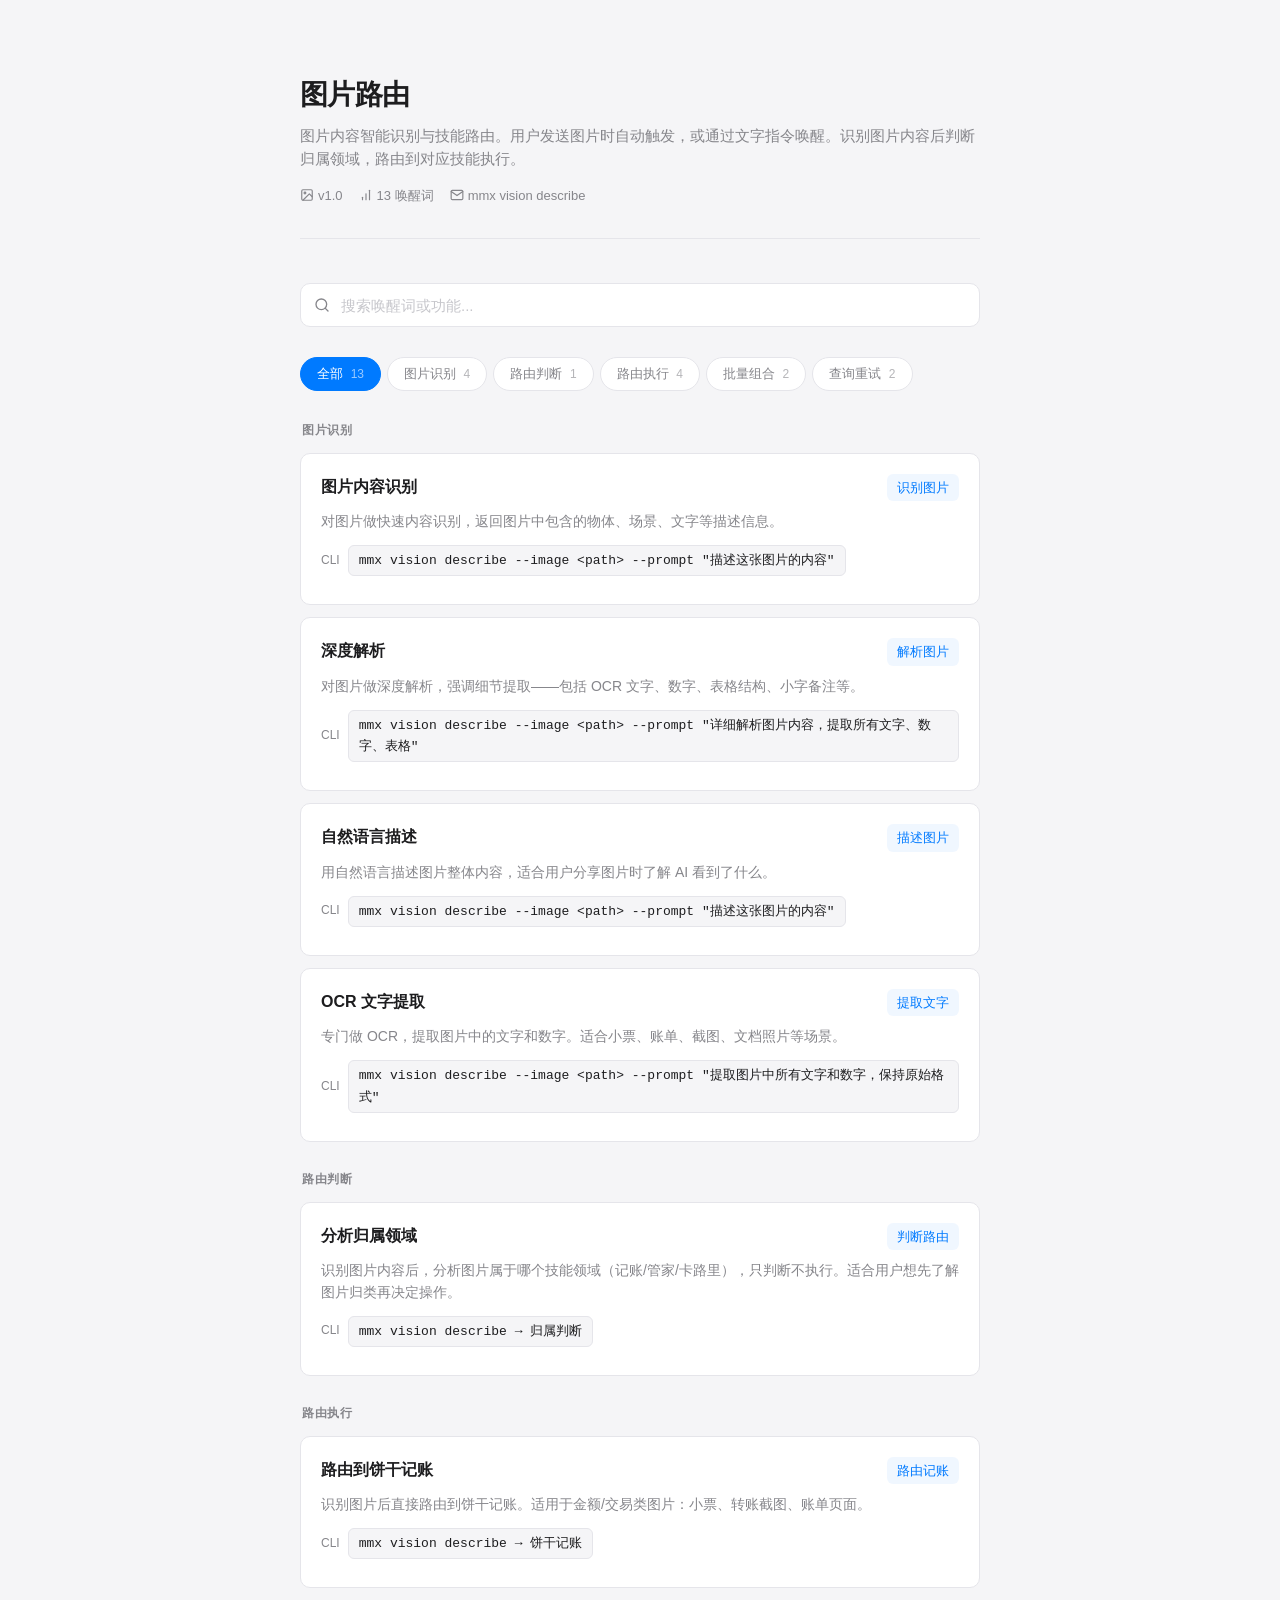
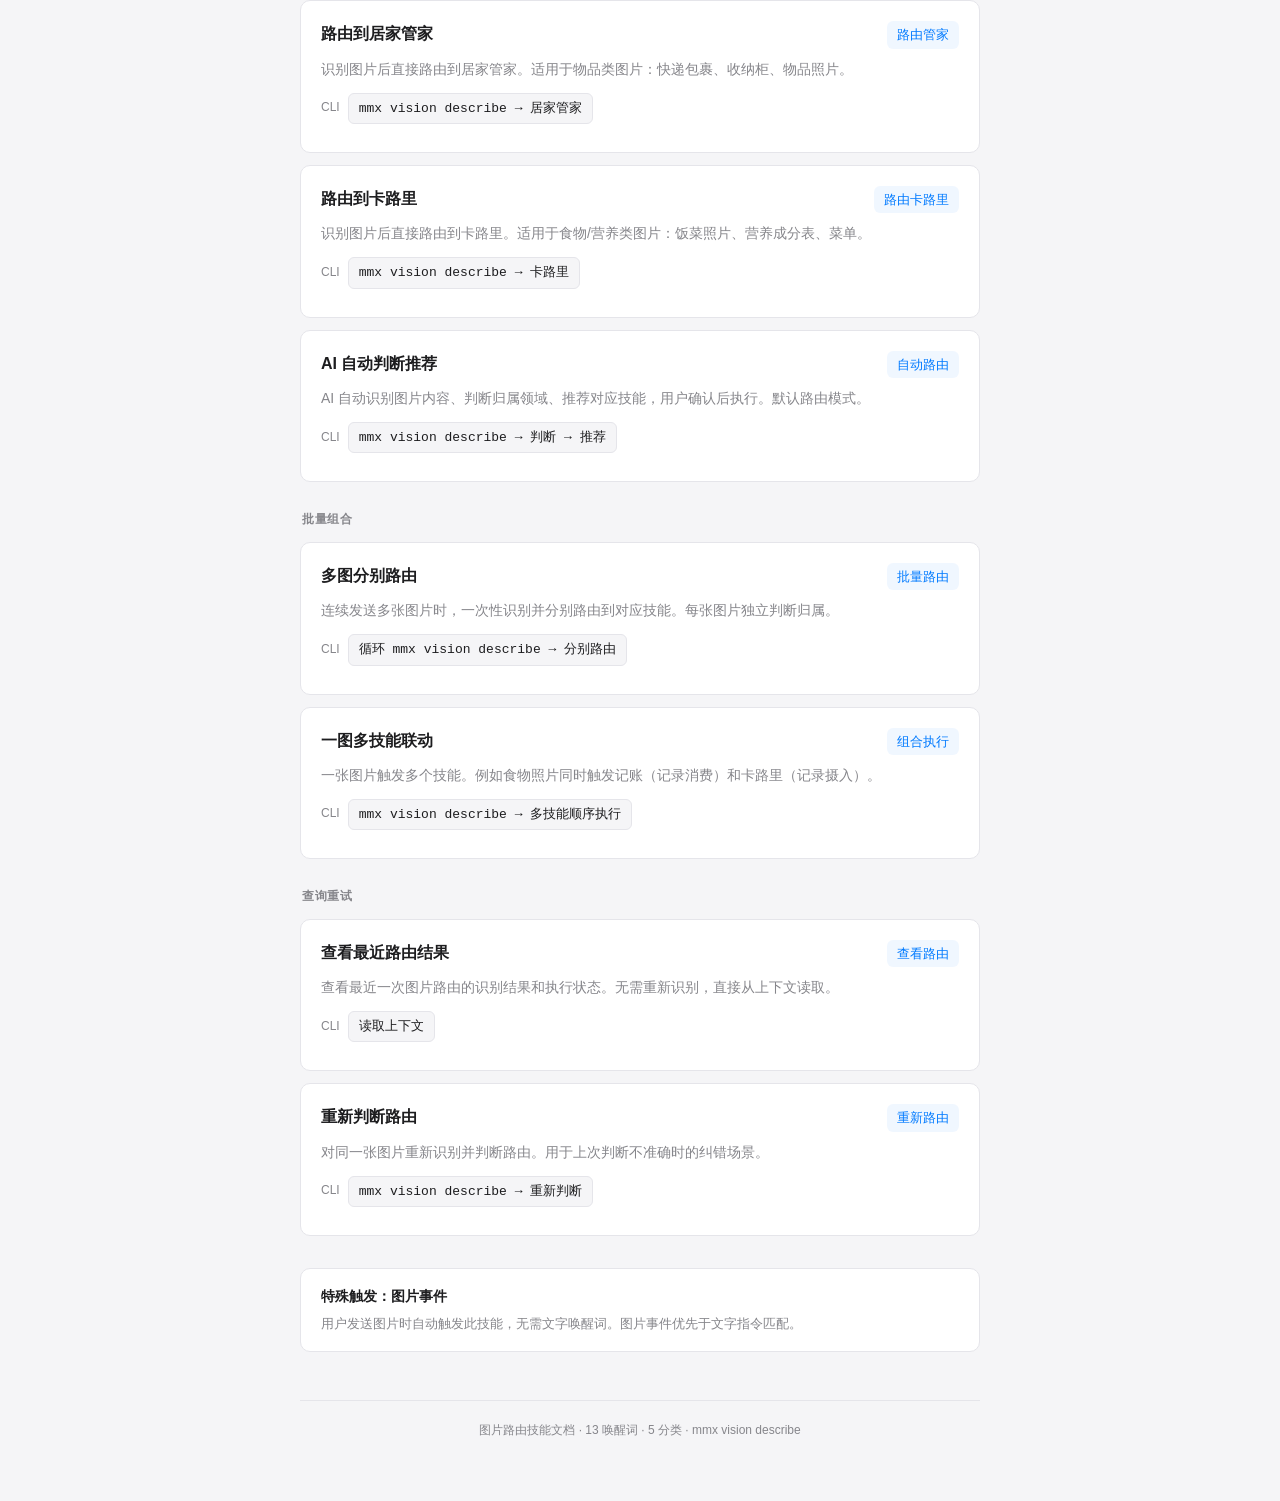
<file: SKILLS/图片路由.html>
<!DOCTYPE html>
<html lang="zh-CN">
<head>
<meta charset="UTF-8">
<meta name="viewport" content="width=device-width, initial-scale=1.0, user-scalable=no">
<title>图片路由 — 技能文档</title>
<style>
*{margin:0;padding:0;box-sizing:border-box}
:root{
  --bg:#f5f5f7;
  --card:#fff;
  --text:#1d1d1f;
  --text2:#86868b;
  --blue:#007AFF;
  --blue-light:rgba(0,122,255,0.06);
  --blue-hover:#0066d6;
  --border:#e5e5ea;
  --code-bg:#f5f5f7;
  --flow-bg:#f0f5ff;
  --radius:10px;
}
html{font-size:16px}
body{
  font-family:-apple-system,BlinkMacSystemFont,"SF Pro Text","SF Pro Display","Helvetica Neue","Segoe UI",sans-serif;
  background:var(--bg);
  color:var(--text);
  line-height:1.65;
  -webkit-font-smoothing:antialiased;
  padding-bottom:env(safe-area-inset-bottom);
}
a{color:var(--blue);text-decoration:none}
a:hover{text-decoration:underline}

/* layout */
.container{max-width:720px;margin:0 auto;padding:24px 20px 60px}

/* header */
.header{
  padding:48px 0 32px;
  border-bottom:1px solid var(--border);
  margin-bottom:28px;
}
.header h1{
  font-size:1.75rem;
  font-weight:700;
  letter-spacing:-.02em;
  margin-bottom:6px;
}
.header p{
  font-size:.9375rem;
  color:var(--text2);
  line-height:1.55;
}
.meta{
  display:flex;
  flex-wrap:wrap;
  gap:16px;
  margin-top:14px;
  font-size:.8125rem;
  color:var(--text2);
}
.meta span{display:flex;align-items:center;gap:4px}

/* search */
.search-wrap{
  position:sticky;
  top:0;
  z-index:10;
  background:var(--bg);
  padding:16px 0 12px;
}
.search-box{
  position:relative;
}
.search-box svg{
  position:absolute;
  left:14px;
  top:50%;
  transform:translateY(-50%);
  color:var(--text2);
  pointer-events:none;
}
.search-input{
  width:100%;
  height:44px;
  border:1px solid var(--border);
  border-radius:var(--radius);
  padding:0 14px 0 40px;
  font-size:.9375rem;
  font-family:inherit;
  background:var(--card);
  color:var(--text);
  outline:none;
  transition:border-color .2s;
}
.search-input:focus{border-color:var(--blue)}
.search-input::placeholder{color:#c7c7cc}
.search-count{
  font-size:.75rem;
  color:var(--text2);
  margin-top:6px;
  min-height:1em;
}

/* tabs */
.tabs{
  display:flex;
  gap:6px;
  margin-bottom:24px;
  overflow-x:auto;
  -webkit-overflow-scrolling:touch;
  scrollbar-width:none;
  padding-bottom:2px;
}
.tabs::-webkit-scrollbar{display:none}
.tab{
  flex-shrink:0;
  height:34px;
  padding:0 16px;
  border:1px solid var(--border);
  border-radius:17px;
  background:var(--card);
  font-size:.8125rem;
  font-family:inherit;
  color:var(--text2);
  cursor:pointer;
  transition:all .2s;
  white-space:nowrap;
}
.tab:hover{border-color:var(--blue);color:var(--blue)}
.tab.active{
  background:var(--blue);
  border-color:var(--blue);
  color:#fff;
}
.tab .count{
  display:inline-block;
  margin-left:4px;
  opacity:.6;
  font-size:.75rem;
}

/* section */
.section-title{
  font-size:.75rem;
  font-weight:600;
  color:var(--text2);
  text-transform:uppercase;
  letter-spacing:.06em;
  margin:28px 0 12px;
  padding-left:2px;
}
.section-title:first-of-type{margin-top:0}

/* cards */
.card{
  background:var(--card);
  border:1px solid var(--border);
  border-radius:var(--radius);
  padding:20px;
  margin-bottom:12px;
  transition:border-color .2s;
}
.card:hover{border-color:#c7c7cc}
.card-head{
  display:flex;
  align-items:flex-start;
  justify-content:space-between;
  gap:12px;
  margin-bottom:10px;
}
.card-name{
  font-size:1rem;
  font-weight:600;
}
.wake-tag{
  display:inline-block;
  padding:3px 10px;
  background:var(--blue-light);
  color:var(--blue);
  border-radius:6px;
  font-size:.8125rem;
  font-weight:500;
  cursor:pointer;
  transition:background .2s;
  flex-shrink:0;
}
.wake-tag:hover{background:rgba(0,122,255,0.12)}
.wake-tag.dim{opacity:.35}
.card-desc{
  font-size:.875rem;
  color:var(--text2);
  margin-bottom:12px;
  line-height:1.55;
}

/* cli */
.cli-row{
  display:flex;
  align-items:center;
  gap:8px;
  margin-bottom:8px;
}
.cli-label{
  font-size:.75rem;
  color:var(--text2);
  flex-shrink:0;
}
.cli-cmd{
  display:inline-block;
  padding:4px 10px;
  background:var(--code-bg);
  border:1px solid var(--border);
  border-radius:6px;
  font-family:"SF Mono",SFMono-Regular,Menlo,Consolas,monospace;
  font-size:.8125rem;
  color:var(--text);
  cursor:pointer;
  word-break:break-all;
  transition:border-color .2s;
}
.cli-cmd:hover{border-color:var(--blue)}

/* flow */
.flow-wrap{
  margin-top:12px;
  display:none;
  animation:fadeIn .2s ease;
}
.flow-wrap.open{display:block}
@keyframes fadeIn{from{opacity:0;transform:translateY(-4px)}to{opacity:1;transform:translateY(0)}}
.flow{
  background:var(--flow-bg);
  border-radius:8px;
  padding:16px;
}
.flow-title{
  font-size:.75rem;
  font-weight:600;
  color:var(--blue);
  margin-bottom:12px;
}
.flow-steps{list-style:none;position:relative;padding-left:24px}
.flow-steps::before{
  content:"";
  position:absolute;
  left:7px;
  top:8px;
  bottom:8px;
  width:1.5px;
  background:rgba(0,122,255,0.2);
}
.flow-step{
  position:relative;
  font-size:.8125rem;
  line-height:1.6;
  padding:4px 0;
}
.flow-step::before{
  content:"";
  position:absolute;
  left:-20px;
  top:10px;
  width:7px;
  height:7px;
  border-radius:50%;
  background:var(--blue);
}
.flow-step code{
  font-family:"SF Mono",SFMono-Regular,Menlo,Consolas,monospace;
  font-size:.75rem;
  background:rgba(0,122,255,0.08);
  padding:1px 5px;
  border-radius:3px;
}
.flow-note{
  margin-top:12px;
  padding-top:10px;
  border-top:1px solid rgba(0,122,255,0.1);
  font-size:.75rem;
  color:var(--text2);
  line-height:1.55;
}

/* footer */
.footer{
  margin-top:48px;
  padding-top:20px;
  border-top:1px solid var(--border);
  font-size:.75rem;
  color:var(--text2);
  text-align:center;
}

/* mobile */
@media(max-width:480px){
  .container{padding:16px 16px 48px}
  .header{padding:32px 0 24px}
  .header h1{font-size:1.5rem}
  .card{padding:16px}
  .card-head{flex-direction:column;gap:6px}
  .tabs{gap:5px}
  .tab{height:32px;padding:0 14px;font-size:.75rem}
  .meta{gap:12px}
}
</style>
</head>
<body>
<div class="container">

<!-- Header -->
<header class="header">
  <h1>图片路由</h1>
  <p>图片内容智能识别与技能路由。用户发送图片时自动触发，或通过文字指令唤醒。识别图片内容后判断归属领域，路由到对应技能执行。</p>
  <div class="meta">
    <span><svg width="14" height="14" viewBox="0 0 24 24" fill="none" stroke="currentColor" stroke-width="2" stroke-linecap="round" stroke-linejoin="round"><rect x="3" y="3" width="18" height="18" rx="2"/><circle cx="8.5" cy="8.5" r="1.5"/><path d="m21 15-5-5L5 21"/></svg> v1.0</span>
    <span><svg width="14" height="14" viewBox="0 0 24 24" fill="none" stroke="currentColor" stroke-width="2" stroke-linecap="round" stroke-linejoin="round"><path d="M12 20V10"/><path d="M18 20V4"/><path d="M6 20v-4"/></svg> 13 唤醒词</span>
    <span><svg width="14" height="14" viewBox="0 0 24 24" fill="none" stroke="currentColor" stroke-width="2" stroke-linecap="round" stroke-linejoin="round"><path d="M4 4h16c1.1 0 2 .9 2 2v12c0 1.1-.9 2-2 2H4c-1.1 0-2-.9-2-2V6c0-1.1.9-2 2-2z"/><polyline points="22,6 12,13 2,6"/></svg> mmx vision describe</span>
  </div>
</header>

<!-- Search -->
<div class="search-wrap">
  <div class="search-box">
    <svg width="16" height="16" viewBox="0 0 24 24" fill="none" stroke="currentColor" stroke-width="2" stroke-linecap="round" stroke-linejoin="round"><circle cx="11" cy="11" r="8"/><line x1="21" y1="21" x2="16.65" y2="16.65"/></svg>
    <input class="search-input" type="text" placeholder="搜索唤醒词或功能..." id="searchInput">
  </div>
  <div class="search-count" id="searchCount"></div>
</div>

<!-- Tabs -->
<div class="tabs" id="tabs">
  <button class="tab active" data-cat="all">全部 <span class="count">13</span></button>
  <button class="tab" data-cat="识别">图片识别 <span class="count">4</span></button>
  <button class="tab" data-cat="判断">路由判断 <span class="count">1</span></button>
  <button class="tab" data-cat="执行">路由执行 <span class="count">4</span></button>
  <button class="tab" data-cat="批量">批量组合 <span class="count">2</span></button>
  <button class="tab" data-cat="查询">查询重试 <span class="count">2</span></button>
</div>

<!-- ========== 图片识别 ========== -->
<div class="section-title" data-cat="识别">图片识别</div>

<div class="card" data-cat="识别" data-wake="识别图片">
  <div class="card-head">
    <span class="card-name">图片内容识别</span>
    <span class="wake-tag" data-cmd="vision-1">识别图片</span>
  </div>
  <div class="card-desc">对图片做快速内容识别，返回图片中包含的物体、场景、文字等描述信息。</div>
  <div class="cli-row">
    <span class="cli-label">CLI</span>
    <span class="cli-cmd" data-cmd="vision-1">mmx vision describe --image &lt;path&gt; --prompt "描述这张图片的内容"</span>
  </div>
  <div class="flow-wrap" id="flow-vision-1">
    <div class="flow">
      <div class="flow-title">执行流程</div>
      <ol class="flow-steps">
        <li class="flow-step">调用 MiniMax Vision API，传入图片路径</li>
        <li class="flow-step">API 返回图片内容的自然语言描述</li>
        <li class="flow-step">无数据库操作，无副作用</li>
      </ol>
      <div class="flow-note">副作用：无。仅返回识别结果，不写入任何数据。</div>
    </div>
  </div>
</div>

<div class="card" data-cat="识别" data-wake="解析图片">
  <div class="card-head">
    <span class="card-name">深度解析</span>
    <span class="wake-tag" data-cmd="vision-2">解析图片</span>
  </div>
  <div class="card-desc">对图片做深度解析，强调细节提取——包括 OCR 文字、数字、表格结构、小字备注等。</div>
  <div class="cli-row">
    <span class="cli-label">CLI</span>
    <span class="cli-cmd" data-cmd="vision-2">mmx vision describe --image &lt;path&gt; --prompt "详细解析图片内容，提取所有文字、数字、表格"</span>
  </div>
  <div class="flow-wrap" id="flow-vision-2">
    <div class="flow">
      <div class="flow-title">执行流程</div>
      <ol class="flow-steps">
        <li class="flow-step">调用 MiniMax Vision API，prompt 侧重细节提取</li>
        <li class="flow-step">API 返回包含文字、数字、结构的详细描述</li>
        <li class="flow-step">无数据库操作，无副作用</li>
      </ol>
      <div class="flow-note">副作用：无。与「识别图片」使用同一工具，区别在于 prompt 侧重点不同。</div>
    </div>
  </div>
</div>

<div class="card" data-cat="识别" data-wake="描述图片">
  <div class="card-head">
    <span class="card-name">自然语言描述</span>
    <span class="wake-tag" data-cmd="vision-3">描述图片</span>
  </div>
  <div class="card-desc">用自然语言描述图片整体内容，适合用户分享图片时了解 AI 看到了什么。</div>
  <div class="cli-row">
    <span class="cli-label">CLI</span>
    <span class="cli-cmd" data-cmd="vision-3">mmx vision describe --image &lt;path&gt; --prompt "描述这张图片的内容"</span>
  </div>
  <div class="flow-wrap" id="flow-vision-3">
    <div class="flow">
      <div class="flow-title">执行流程</div>
      <ol class="flow-steps">
        <li class="flow-step">调用 MiniMax Vision API</li>
        <li class="flow-step">API 返回自然语言描述</li>
        <li class="flow-step">无数据库操作，无副作用</li>
      </ol>
      <div class="flow-note">副作用：无。与「识别图片」同一命令，语义侧重不同（描述 vs 识别）。</div>
    </div>
  </div>
</div>

<div class="card" data-cat="识别" data-wake="提取文字">
  <div class="card-head">
    <span class="card-name">OCR 文字提取</span>
    <span class="wake-tag" data-cmd="vision-4">提取文字</span>
  </div>
  <div class="card-desc">专门做 OCR，提取图片中的文字和数字。适合小票、账单、截图、文档照片等场景。</div>
  <div class="cli-row">
    <span class="cli-label">CLI</span>
    <span class="cli-cmd" data-cmd="vision-4">mmx vision describe --image &lt;path&gt; --prompt "提取图片中所有文字和数字，保持原始格式"</span>
  </div>
  <div class="flow-wrap" id="flow-vision-4">
    <div class="flow">
      <div class="flow-title">执行流程</div>
      <ol class="flow-steps">
        <li class="flow-step">调用 MiniMax Vision API，prompt 专注 OCR</li>
        <li class="flow-step">API 返回提取的文字和数字，保留原始格式</li>
        <li class="flow-step">无数据库操作，无副作用</li>
      </ol>
      <div class="flow-note">副作用：无。纯识别，不写入数据。提取结果可用于后续路由或记录。</div>
    </div>
  </div>
</div>

<!-- ========== 路由判断 ========== -->
<div class="section-title" data-cat="判断">路由判断</div>

<div class="card" data-cat="判断" data-wake="判断路由">
  <div class="card-head">
    <span class="card-name">分析归属领域</span>
    <span class="wake-tag" data-cmd="route-judge">判断路由</span>
  </div>
  <div class="card-desc">识别图片内容后，分析图片属于哪个技能领域（记账/管家/卡路里），只判断不执行。适合用户想先了解图片归类再决定操作。</div>
  <div class="cli-row">
    <span class="cli-label">CLI</span>
    <span class="cli-cmd" data-cmd="route-judge">mmx vision describe → 归属判断</span>
  </div>
  <div class="flow-wrap" id="flow-route-judge">
    <div class="flow">
      <div class="flow-title">执行流程</div>
      <ol class="flow-steps">
        <li class="flow-step">subagent 调用 <code>mmx vision describe</code> 识别图片内容</li>
        <li class="flow-step">AI 基于识别结果判断归属领域：
          <br>· 涉及金额/交易 → 饼干记账
          <br>· 涉及物品存放 → 居家管家
          <br>· 涉及食物/营养 → 卡路里</li>
        <li class="flow-step">向用户展示判断结论，不执行任何操作</li>
      </ol>
      <div class="flow-note">副作用：无。纯判断，不触发下游技能，不写入数据。</div>
    </div>
  </div>
</div>

<!-- ========== 路由执行 ========== -->
<div class="section-title" data-cat="执行">路由执行</div>

<div class="card" data-cat="执行" data-wake="路由记账">
  <div class="card-head">
    <span class="card-name">路由到饼干记账</span>
    <span class="wake-tag" data-cmd="route-account">路由记账</span>
  </div>
  <div class="card-desc">识别图片后直接路由到饼干记账。适用于金额/交易类图片：小票、转账截图、账单页面。</div>
  <div class="cli-row">
    <span class="cli-label">CLI</span>
    <span class="cli-cmd" data-cmd="route-account">mmx vision describe → 饼干记账</span>
  </div>
  <div class="flow-wrap" id="flow-route-account">
    <div class="flow">
      <div class="flow-title">执行流程</div>
      <ol class="flow-steps">
        <li class="flow-step">subagent 调用 <code>mmx vision describe</code> 识别图片</li>
        <li class="flow-step">AI 提取金额信息（优先「实付/实收」，其次「合计/总计」）</li>
        <li class="flow-step">调用饼干记账 CLI：<code>python scripts/cookie_cli.py add -a &lt;金额&gt; -t "图片记账"</code></li>
        <li class="flow-step">写入 <code>cookie.db</code> → <code>transactions</code> 表 → <code>amount</code>、<code>description</code>、<code>category</code> 字段</li>
      </ol>
      <div class="flow-note">副作用：向饼干记账数据库写入一条交易记录。需用户确认后执行。</div>
    </div>
  </div>
</div>

<div class="card" data-cat="执行" data-wake="路由管家">
  <div class="card-head">
    <span class="card-name">路由到居家管家</span>
    <span class="wake-tag" data-cmd="route-home">路由管家</span>
  </div>
  <div class="card-desc">识别图片后直接路由到居家管家。适用于物品类图片：快递包裹、收纳柜、物品照片。</div>
  <div class="cli-row">
    <span class="cli-label">CLI</span>
    <span class="cli-cmd" data-cmd="route-home">mmx vision describe → 居家管家</span>
  </div>
  <div class="flow-wrap" id="flow-route-home">
    <div class="flow">
      <div class="flow-title">执行流程</div>
      <ol class="flow-steps">
        <li class="flow-step">subagent 调用 <code>mmx vision describe</code> 识别图片</li>
        <li class="flow-step">AI 提取物品名称、位置、数量等信息</li>
        <li class="flow-step">调用居家管家 CLI：<code>python scripts/home_cli.py add --name "XX" --location "XX"</code></li>
        <li class="flow-step">写入 <code>home.db</code> → <code>items</code> 表 → <code>name</code>、<code>location</code>、<code>category</code>、<code>status</code> 字段</li>
      </ol>
      <div class="flow-note">副作用：向居家管家数据库写入一条物品记录。需用户确认后执行。</div>
    </div>
  </div>
</div>

<div class="card" data-cat="执行" data-wake="路由卡路里">
  <div class="card-head">
    <span class="card-name">路由到卡路里</span>
    <span class="wake-tag" data-cmd="route-calorie">路由卡路里</span>
  </div>
  <div class="card-desc">识别图片后直接路由到卡路里。适用于食物/营养类图片：饭菜照片、营养成分表、菜单。</div>
  <div class="cli-row">
    <span class="cli-label">CLI</span>
    <span class="cli-cmd" data-cmd="route-calorie">mmx vision describe → 卡路里</span>
  </div>
  <div class="flow-wrap" id="flow-route-calorie">
    <div class="flow">
      <div class="flow-title">执行流程</div>
      <ol class="flow-steps">
        <li class="flow-step">subagent 调用 <code>mmx vision describe</code> 识别图片</li>
        <li class="flow-step">AI 提取食物名称、热量、营养成分</li>
        <li class="flow-step">调用卡路里 CLI：<code>python scripts/calorie_tracker.py add "食物名" &lt;热量&gt; &lt;蛋白&gt; &lt;碳水&gt; &lt;脂肪&gt; &lt;克数&gt;</code></li>
        <li class="flow-step">写入 <code>calorie.db</code> → <code>entries</code> 表 → <code>name</code>、<code>calories</code>、<code>protein</code>、<code>carbs</code>、<code>fat</code>、<code>grams</code> 字段</li>
      </ol>
      <div class="flow-note">副作用：向卡路里数据库写入一条饮食记录。需用户确认后执行。</div>
    </div>
  </div>
</div>

<div class="card" data-cat="执行" data-wake="自动路由">
  <div class="card-head">
    <span class="card-name">AI 自动判断推荐</span>
    <span class="wake-tag" data-cmd="route-auto">自动路由</span>
  </div>
  <div class="card-desc">AI 自动识别图片内容、判断归属领域、推荐对应技能，用户确认后执行。默认路由模式。</div>
  <div class="cli-row">
    <span class="cli-label">CLI</span>
    <span class="cli-cmd" data-cmd="route-auto">mmx vision describe → 判断 → 推荐</span>
  </div>
  <div class="flow-wrap" id="flow-route-auto">
    <div class="flow">
      <div class="flow-title">执行流程</div>
      <ol class="flow-steps">
        <li class="flow-step">subagent 调用 <code>mmx vision describe</code> 识别图片</li>
        <li class="flow-step">AI 判断归属领域（记账/管家/卡路里/不相关）</li>
        <li class="flow-step">向用户展示识别结果 + 推荐操作</li>
        <li class="flow-step">用户确认后，调用对应技能 CLI 执行</li>
      </ol>
      <div class="flow-note">副作用：确认前无副作用。确认后根据推荐技能写入对应数据库。</div>
    </div>
  </div>
</div>

<!-- ========== 批量组合 ========== -->
<div class="section-title" data-cat="批量">批量组合</div>

<div class="card" data-cat="批量" data-wake="批量路由">
  <div class="card-head">
    <span class="card-name">多图分别路由</span>
    <span class="wake-tag" data-cmd="batch-route">批量路由</span>
  </div>
  <div class="card-desc">连续发送多张图片时，一次性识别并分别路由到对应技能。每张图片独立判断归属。</div>
  <div class="cli-row">
    <span class="cli-label">CLI</span>
    <span class="cli-cmd" data-cmd="batch-route">循环 mmx vision describe → 分别路由</span>
  </div>
  <div class="flow-wrap" id="flow-batch-route">
    <div class="flow">
      <div class="flow-title">执行流程</div>
      <ol class="flow-steps">
        <li class="flow-step">遍历所有待处理图片</li>
        <li class="flow-step">逐张调用 <code>mmx vision describe</code> 识别</li>
        <li class="flow-step">每张图片独立判断归属领域</li>
        <li class="flow-step">汇总展示所有路由建议，用户逐一确认执行</li>
      </ol>
      <div class="flow-note">副作用：确认后根据各图片路由结果写入对应数据库。每张图片独立处理，互不影响。</div>
    </div>
  </div>
</div>

<div class="card" data-cat="批量" data-wake="组合执行">
  <div class="card-head">
    <span class="card-name">一图多技能联动</span>
    <span class="wake-tag" data-cmd="combo-exec">组合执行</span>
  </div>
  <div class="card-desc">一张图片触发多个技能。例如食物照片同时触发记账（记录消费）和卡路里（记录摄入）。</div>
  <div class="cli-row">
    <span class="cli-label">CLI</span>
    <span class="cli-cmd" data-cmd="combo-exec">mmx vision describe → 多技能顺序执行</span>
  </div>
  <div class="flow-wrap" id="flow-combo-exec">
    <div class="flow">
      <div class="flow-title">执行流程</div>
      <ol class="flow-steps">
        <li class="flow-step">subagent 调用 <code>mmx vision describe</code> 识别图片</li>
        <li class="flow-step">AI 检测到多信号叠加（如食物+金额）</li>
        <li class="flow-step">推荐多个技能组合，展示给用户</li>
        <li class="flow-step">用户逐一确认，依次调用各技能 CLI 执行</li>
      </ol>
      <div class="flow-note">副作用：向多个数据库写入记录。每个技能执行完成后单独询问是否继续。</div>
    </div>
  </div>
</div>

<!-- ========== 查询重试 ========== -->
<div class="section-title" data-cat="查询">查询重试</div>

<div class="card" data-cat="查询" data-wake="查看路由">
  <div class="card-head">
    <span class="card-name">查看最近路由结果</span>
    <span class="wake-tag" data-cmd="query-route">查看路由</span>
  </div>
  <div class="card-desc">查看最近一次图片路由的识别结果和执行状态。无需重新识别，直接从上下文读取。</div>
  <div class="cli-row">
    <span class="cli-label">CLI</span>
    <span class="cli-cmd" data-cmd="query-route">读取上下文</span>
  </div>
  <div class="flow-wrap" id="flow-query-route">
    <div class="flow">
      <div class="flow-title">执行流程</div>
      <ol class="flow-steps">
        <li class="flow-step">从当前会话上下文中读取最近的路由记录</li>
        <li class="flow-step">展示：识别内容、判断结果、执行状态</li>
        <li class="flow-step">无 API 调用，无数据库操作</li>
      </ol>
      <div class="flow-note">副作用：无。纯查询，不修改任何数据。</div>
    </div>
  </div>
</div>

<div class="card" data-cat="查询" data-wake="重新路由">
  <div class="card-head">
    <span class="card-name">重新判断路由</span>
    <span class="wake-tag" data-cmd="re-route">重新路由</span>
  </div>
  <div class="card-desc">对同一张图片重新识别并判断路由。用于上次判断不准确时的纠错场景。</div>
  <div class="cli-row">
    <span class="cli-label">CLI</span>
    <span class="cli-cmd" data-cmd="re-route">mmx vision describe → 重新判断</span>
  </div>
  <div class="flow-wrap" id="flow-re-route">
    <div class="flow">
      <div class="flow-title">执行流程</div>
      <ol class="flow-steps">
        <li class="flow-step">重新调用 <code>mmx vision describe</code> 识别同一图片</li>
        <li class="flow-step">AI 重新判断归属领域</li>
        <li class="flow-step">展示新的路由建议，用户确认后执行</li>
      </ol>
      <div class="flow-note">副作用：确认前无副作用。重新识别不影响之前已执行的记录。</div>
    </div>
  </div>
</div>

<!-- Special trigger note -->
<div style="margin-top:32px;padding:16px 20px;background:var(--card);border:1px solid var(--border);border-radius:var(--radius)">
  <div style="font-size:.875rem;font-weight:600;margin-bottom:6px">特殊触发：图片事件</div>
  <div style="font-size:.8125rem;color:var(--text2);line-height:1.6">用户发送图片时自动触发此技能，无需文字唤醒词。图片事件优先于文字指令匹配。</div>
</div>

<!-- Footer -->
<footer class="footer">
  <p>图片路由技能文档 · 13 唤醒词 · 5 分类 · mmx vision describe</p>
</footer>

</div>

<script>
(function(){
  const searchInput=document.getElementById('searchInput');
  const searchCount=document.getElementById('searchCount');
  const tabs=document.querySelectorAll('.tab');
  const cards=document.querySelectorAll('.card');
  const sectionTitles=document.querySelectorAll('.section-title');
  let activeCat='all';

  // Tab switching
  tabs.forEach(tab=>{
    tab.addEventListener('click',()=>{
      tabs.forEach(t=>t.classList.remove('active'));
      tab.classList.add('active');
      activeCat=tab.dataset.cat;
      filterCards();
    });
  });

  // Search
  searchInput.addEventListener('input',filterCards);

  function filterCards(){
    const q=searchInput.value.trim().toLowerCase();
    let visible=0;
    cards.forEach(card=>{
      const cat=card.dataset.cat;
      const wake=card.dataset.wake||'';
      const text=card.textContent.toLowerCase();
      const catMatch=activeCat==='all'||cat===activeCat;
      const searchMatch=!q||wake.includes(q)||text.includes(q);
      if(catMatch&&searchMatch){
        card.style.display='';
        visible++;
      }else{
        card.style.display='none';
      }
    });
    // Dim/highlight wake tags
    document.querySelectorAll('.wake-tag').forEach(tag=>{
      if(q&&!tag.dataset.cmd){return}
      const cmd=tag.dataset.cmd;
      const card=tag.closest('.card');
      if(card&&card.style.display==='none')return;
      if(q&&!tag.textContent.toLowerCase().includes(q)){
        tag.classList.add('dim');
      }else{
        tag.classList.remove('dim');
      }
    });
    // Section titles
    sectionTitles.forEach(st=>{
      const cat=st.dataset.cat;
      const catMatch=activeCat==='all'||cat===activeCat;
      st.style.display=catMatch?'':'none';
    });
    // Count
    if(q){
      searchCount.textContent=visible+' 个结果';
    }else{
      searchCount.textContent='';
    }
  }

  // Click wake tag or CLI cmd → toggle flow
  document.addEventListener('click',e=>{
    const tag=e.target.closest('.wake-tag');
    const cmd=e.target.closest('.cli-cmd');
    const target=tag||cmd;
    if(!target)return;
    const cmdId=target.dataset.cmd;
    if(!cmdId)return;
    const flow=document.getElementById('flow-'+cmdId);
    if(!flow)return;
    // Close others
    document.querySelectorAll('.flow-wrap.open').forEach(f=>{
      if(f!==flow)f.classList.remove('open');
    });
    flow.classList.toggle('open');
  });
})();
</script>
</body>
</html>
</file>
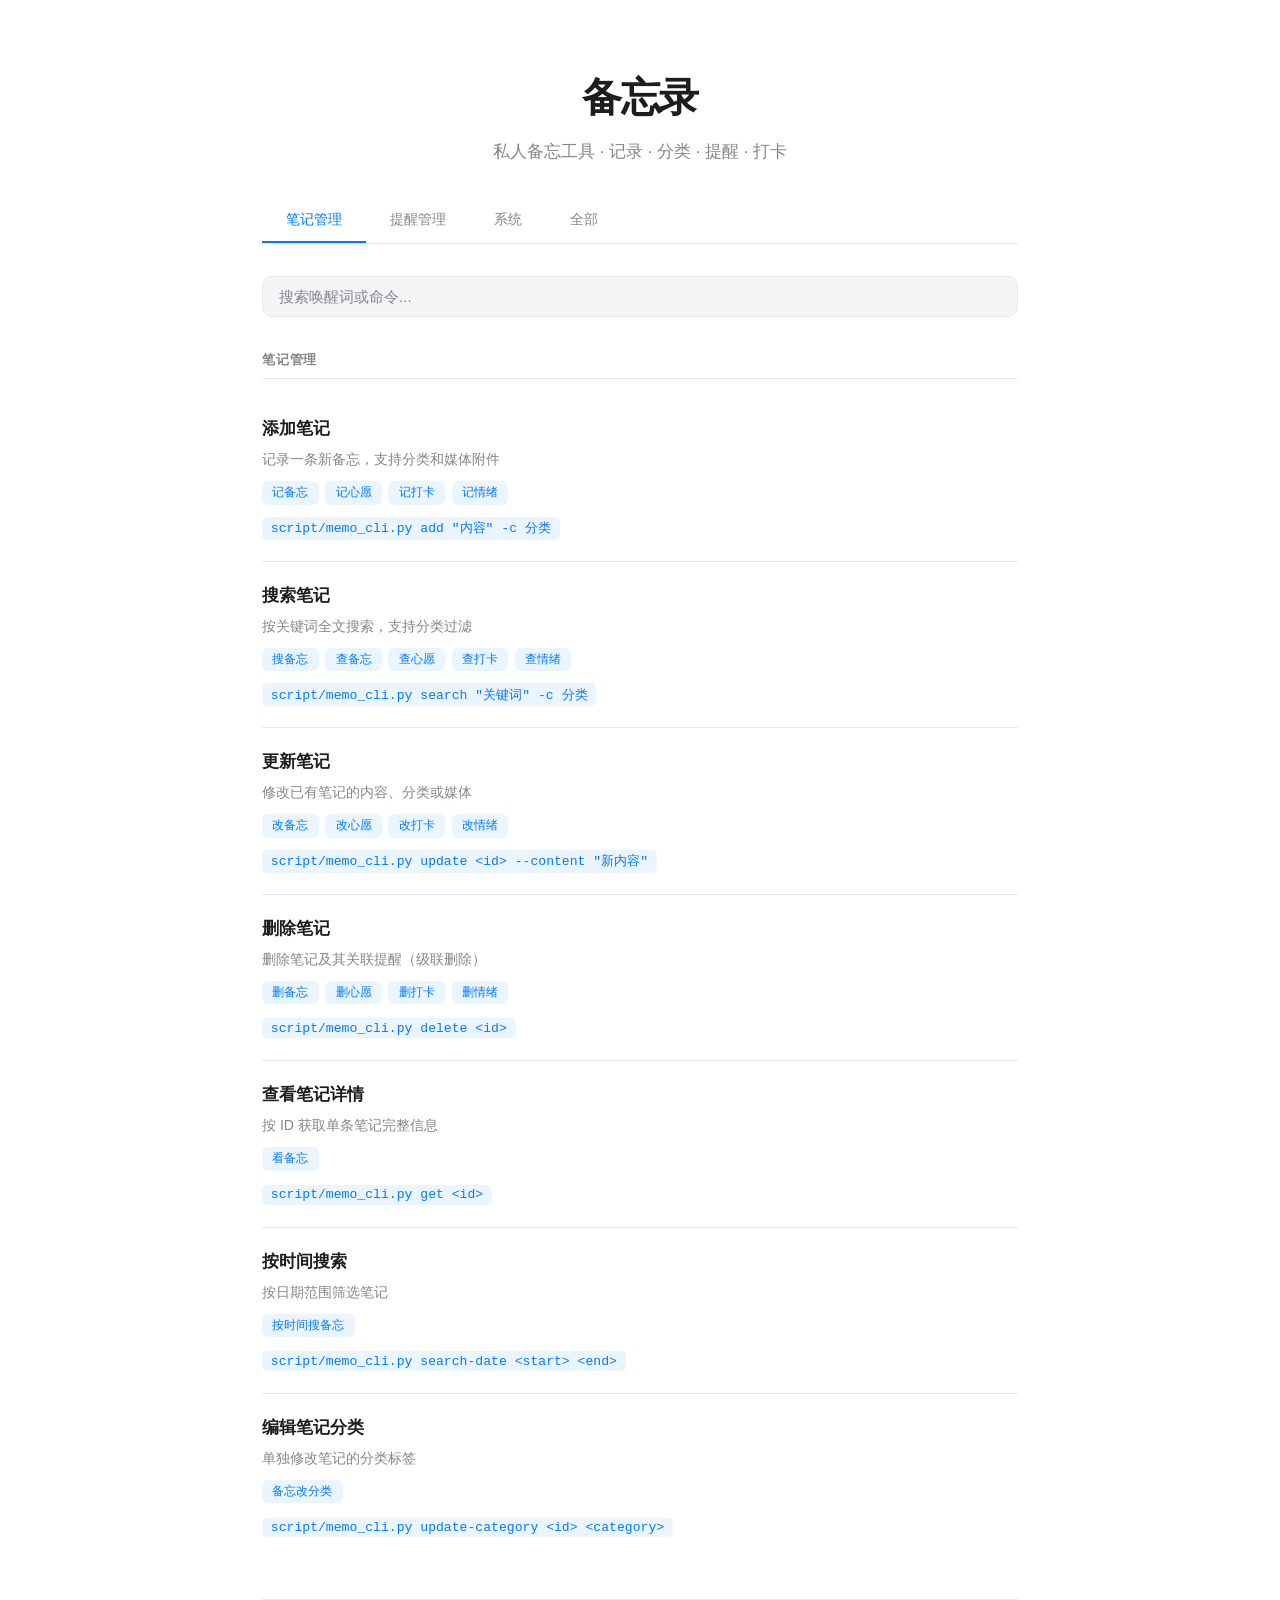
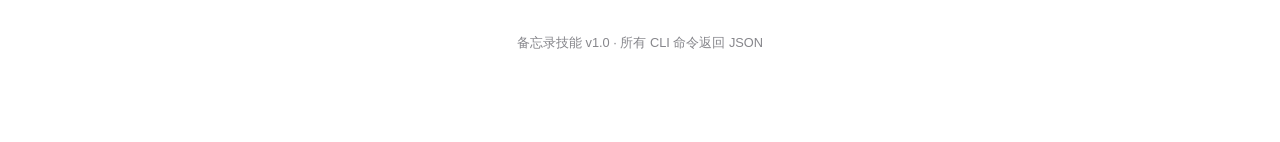
<file: SKILLS/备忘录.html>
<!DOCTYPE html>
<html lang="zh-CN">
<head>
<meta charset="UTF-8">
<meta name="viewport" content="width=device-width, initial-scale=1.0">
<title>备忘录 - 功能手册</title>
<style>
  :root {
    --bg: #ffffff;
    --bg-secondary: #f5f5f7;
    --text: #1d1d1f;
    --text-secondary: #86868b;
    --blue: #007AFF;
    --blue-light: rgba(0,122,255,0.08);
    --border: #d2d2d7;
    --border-light: #e8e8ed;
    --code-bg: #f5f5f7;
    --radius: 10px;
  }
  * { margin: 0; padding: 0; box-sizing: border-box; }
  body {
    font-family: -apple-system, BlinkMacSystemFont, "SF Pro Text", "SF Pro Display", "Helvetica Neue", "Segoe UI", sans-serif;
    background: var(--bg);
    color: var(--text);
    line-height: 1.65;
    -webkit-font-smoothing: antialiased;
  }

  /* Header */
  .header {
    max-width: 820px;
    margin: 0 auto;
    padding: 4rem 2rem 2rem;
    text-align: center;
  }
  .header h1 {
    font-size: 2.5rem;
    font-weight: 700;
    letter-spacing: -0.03em;
    color: var(--text);
  }
  .header p {
    color: var(--text-secondary);
    margin-top: 0.5rem;
    font-size: 1.05rem;
    font-weight: 400;
  }

  /* Container */
  .container { max-width: 820px; margin: 0 auto; padding: 0 2rem 4rem; }

  /* Tabs */
  .tabs {
    display: flex;
    gap: 0;
    border-bottom: 1px solid var(--border-light);
    margin-bottom: 2rem;
    overflow-x: auto;
    -webkit-overflow-scrolling: touch;
  }
  .tab {
    padding: 0.75rem 1.5rem;
    font-size: 0.9rem;
    font-weight: 500;
    color: var(--text-secondary);
    background: none;
    border: none;
    border-bottom: 2px solid transparent;
    cursor: pointer;
    white-space: nowrap;
    transition: color 0.2s, border-color 0.2s;
  }
  .tab:hover { color: var(--text); }
  .tab.active {
    color: var(--blue);
    border-bottom-color: var(--blue);
  }

  /* Search */
  .search-box {
    margin-bottom: 2rem;
  }
  .search-box input {
    width: 100%;
    padding: 0.7rem 1rem;
    font-size: 0.95rem;
    border: 1px solid var(--border-light);
    border-radius: var(--radius);
    background: var(--bg-secondary);
    color: var(--text);
    outline: none;
    transition: border-color 0.2s;
    font-family: inherit;
  }
  .search-box input:focus { border-color: var(--blue); }
  .search-box input::placeholder { color: var(--text-secondary); }

  /* Module Section */
  .module { margin-bottom: 2.5rem; }
  .module-title {
    font-size: 0.8rem;
    font-weight: 600;
    color: var(--text-secondary);
    text-transform: uppercase;
    letter-spacing: 0.06em;
    margin-bottom: 1rem;
    padding-bottom: 0.5rem;
    border-bottom: 1px solid var(--border-light);
  }

  /* Feature Card */
  .feature {
    border-bottom: 1px solid var(--border-light);
    padding: 1.25rem 0;
  }
  .feature:last-child { border-bottom: none; }
  .feature-name {
    font-size: 1.05rem;
    font-weight: 600;
    color: var(--text);
    margin-bottom: 0.35rem;
  }
  .feature-desc {
    font-size: 0.88rem;
    color: var(--text-secondary);
    margin-bottom: 0.6rem;
  }

  /* Trigger Tags */
  .triggers {
    display: flex;
    flex-wrap: wrap;
    gap: 0.4rem;
    margin-bottom: 0.6rem;
  }
  .trigger-tag {
    display: inline-block;
    padding: 0.2rem 0.65rem;
    font-size: 0.78rem;
    font-weight: 500;
    color: var(--blue);
    background: var(--blue-light);
    border-radius: 6px;
    cursor: pointer;
    transition: background 0.15s, color 0.15s;
    border: none;
    font-family: inherit;
  }
  .trigger-tag:hover { background: rgba(0,122,255,0.15); }

  /* CLI Command */
  .cli-cmd {
    display: inline-block;
    font-family: "SF Mono", "Fira Code", "Consolas", "Menlo", monospace;
    font-size: 0.82rem;
    color: var(--blue);
    background: var(--blue-light);
    padding: 0.15rem 0.55rem;
    border-radius: 5px;
    cursor: pointer;
    transition: background 0.15s;
    border: none;
    font-family: "SF Mono", "Fira Code", "Consolas", monospace;
  }
  .cli-cmd:hover { background: rgba(0,122,255,0.15); }

  /* Expandable Detail Panel */
  .detail-panel {
    display: none;
    margin-top: 0.75rem;
    padding: 1rem 1.25rem;
    background: var(--bg-secondary);
    border-radius: var(--radius);
    font-size: 0.85rem;
    line-height: 1.7;
    animation: fadeIn 0.2s ease;
  }
  .detail-panel.open { display: block; }
  @keyframes fadeIn { from { opacity: 0; transform: translateY(-4px); } to { opacity: 1; transform: translateY(0); } }

  .detail-panel h4 {
    font-size: 0.82rem;
    font-weight: 600;
    color: var(--text-secondary);
    text-transform: uppercase;
    letter-spacing: 0.04em;
    margin-bottom: 0.5rem;
    margin-top: 0.75rem;
  }
  .detail-panel h4:first-child { margin-top: 0; }

  .detail-panel code {
    font-family: "SF Mono", "Fira Code", "Consolas", monospace;
    font-size: 0.8rem;
    background: rgba(0,0,0,0.05);
    padding: 0.1rem 0.35rem;
    border-radius: 4px;
  }

  .detail-panel pre {
    background: #1d1d1f;
    color: #e8e8ed;
    border-radius: 8px;
    padding: 0.85rem 1rem;
    overflow-x: auto;
    font-family: "SF Mono", "Fira Code", "Consolas", monospace;
    font-size: 0.78rem;
    line-height: 1.65;
    margin: 0.5rem 0;
  }
  .detail-panel pre .hl-cmd { color: #7dd3fc; }
  .detail-panel pre .hl-flag { color: #c4b5fd; }
  .detail-panel pre .hl-val { color: #86efac; }
  .detail-panel pre .hl-cmt { color: #64748b; }

  /* Flow steps */
  .flow-steps {
    list-style: none;
    padding: 0;
    margin: 0.5rem 0;
  }
  .flow-steps li {
    padding: 0.35rem 0 0.35rem 1.5rem;
    position: relative;
    font-size: 0.84rem;
    color: var(--text);
  }
  .flow-steps li::before {
    content: attr(data-step);
    position: absolute;
    left: 0;
    top: 0.35rem;
    width: 1.1rem;
    height: 1.1rem;
    background: var(--blue-light);
    color: var(--blue);
    border-radius: 50%;
    display: flex;
    align-items: center;
    justify-content: center;
    font-size: 0.65rem;
    font-weight: 700;
  }

  /* Table (for DB fields) */
  .detail-table {
    width: 100%;
    border-collapse: collapse;
    margin: 0.5rem 0;
    font-size: 0.8rem;
  }
  .detail-table th {
    text-align: left;
    padding: 0.4rem 0.6rem;
    color: var(--text-secondary);
    font-weight: 500;
    font-size: 0.75rem;
    text-transform: uppercase;
    letter-spacing: 0.03em;
    border-bottom: 1px solid var(--border-light);
  }
  .detail-table td {
    padding: 0.4rem 0.6rem;
    border-bottom: 1px solid var(--border-light);
    font-size: 0.8rem;
  }
  .detail-table td code {
    font-family: "SF Mono", "Fira Code", "Consolas", monospace;
    font-size: 0.78rem;
  }

  /* Side effect badge */
  .side-effect {
    display: inline-block;
    padding: 0.15rem 0.5rem;
    font-size: 0.72rem;
    font-weight: 500;
    border-radius: 4px;
    margin-left: 0.3rem;
  }
  .se-write { background: #fef2f2; color: #ef4444; }
  .se-cascade { background: #fefce8; color: #ca8a04; }
  .se-trigger { background: #f0fdf4; color: #16a34a; }

  /* Footer */
  .footer {
    text-align: center;
    padding: 2rem 0;
    color: var(--text-secondary);
    font-size: 0.8rem;
    border-top: 1px solid var(--border-light);
  }

  /* Tab content */
  .tab-content { display: none; }
  .tab-content.active { display: block; }

  /* Hidden by search */
  .feature.hidden { display: none; }

  /* ===== Mobile: ≤640px ===== */
  @media (max-width: 640px) {
    .header {
      padding: 2.5rem 1rem 1.25rem;
    }
    .header h1 {
      font-size: 1.75rem;
    }
    .header p {
      font-size: 0.92rem;
    }
    .container {
      padding: 0 1rem 2.5rem;
    }

    /* Tabs: scrollable, tighter */
    .tabs {
      margin-bottom: 1.25rem;
      -webkit-overflow-scrolling: touch;
      scrollbar-width: none;
    }
    .tabs::-webkit-scrollbar { display: none; }
    .tab {
      padding: 0.6rem 1rem;
      font-size: 0.84rem;
    }

    /* Search: larger touch target */
    .search-box { margin-bottom: 1.25rem; }
    .search-box input {
      padding: 0.8rem 1rem;
      font-size: 1rem;
      border-radius: 10px;
    }

    /* Features: tighter */
    .feature { padding: 1rem 0; }
    .feature-name { font-size: 0.98rem; }
    .feature-desc { font-size: 0.84rem; }

    /* Triggers & CLI: bigger tap targets */
    .trigger-tag {
      padding: 0.35rem 0.75rem;
      font-size: 0.82rem;
      min-height: 36px;
      display: inline-flex;
      align-items: center;
    }
    .cli-cmd {
      display: block;
      padding: 0.5rem 0.75rem;
      font-size: 0.78rem;
      word-break: break-all;
      min-height: 36px;
      line-height: 1.5;
    }

    /* Detail panel: compact */
    .detail-panel {
      padding: 0.85rem 1rem;
      font-size: 0.82rem;
    }
    .detail-panel pre {
      font-size: 0.72rem;
      padding: 0.7rem 0.85rem;
      border-radius: 8px;
      -webkit-overflow-scrolling: touch;
    }
    .detail-panel h4 {
      font-size: 0.78rem;
      margin-top: 0.6rem;
      margin-bottom: 0.4rem;
    }
    .detail-panel code {
      font-size: 0.76rem;
      word-break: break-all;
    }

    /* Tables: horizontal scroll wrapper */
    .detail-table-wrap {
      overflow-x: auto;
      -webkit-overflow-scrolling: touch;
      margin: 0.4rem -0.5rem;
      padding: 0 0.5rem;
    }
    .detail-table {
      font-size: 0.76rem;
      min-width: 360px;
    }
    .detail-table th, .detail-table td {
      padding: 0.35rem 0.5rem;
      font-size: 0.76rem;
    }

    /* Flow steps */
    .flow-steps li {
      font-size: 0.8rem;
      padding: 0.3rem 0 0.3rem 1.4rem;
    }
    .flow-steps li::before {
      width: 1rem;
      height: 1rem;
      font-size: 0.6rem;
    }

    /* Side effect badge */
    .side-effect {
      font-size: 0.68rem;
      padding: 0.1rem 0.4rem;
      margin-left: 0.2rem;
    }

    /* Footer */
    .footer {
      padding: 1.5rem 0;
      font-size: 0.75rem;
    }
  }

  /* ===== Mobile: ≤375px (SE/mini) ===== */
  @media (max-width: 375px) {
    .header { padding: 2rem 0.75rem 1rem; }
    .header h1 { font-size: 1.5rem; }
    .container { padding: 0 0.75rem 2rem; }
    .tab { padding: 0.5rem 0.75rem; font-size: 0.8rem; }
    .feature-name { font-size: 0.92rem; }
    .trigger-tag { padding: 0.3rem 0.6rem; font-size: 0.78rem; }
    .cli-cmd { font-size: 0.74rem; padding: 0.45rem 0.65rem; }
  }

  /* ===== Touch: kill hover on touch devices ===== */
  @media (hover: none) {
    .tab:hover { color: var(--text-secondary); }
    .trigger-tag:hover { background: var(--blue-light); }
    .cli-cmd:hover { background: var(--blue-light); }
    /* Use :active instead */
    .trigger-tag:active { background: rgba(0,122,255,0.2); }
    .cli-cmd:active { background: rgba(0,122,255,0.2); }
    .tab:active { color: var(--blue); }
  }

  /* ===== Safe area (notch phones) ===== */
  @supports (padding: env(safe-area-inset-bottom)) {
    body {
      padding-left: env(safe-area-inset-left);
      padding-right: env(safe-area-inset-right);
    }
    .footer {
      padding-bottom: calc(1.5rem + env(safe-area-inset-bottom));
    }
  }

  /* ===== Table wrapper (JS adds this on mobile) ===== */
  .table-scroll {
    overflow-x: auto;
    -webkit-overflow-scrolling: touch;
    margin: 0.4rem -0.5rem;
    padding: 0 0.5rem;
  }
</style>
</head>
<body>

<div class="header">
  <h1>备忘录</h1>
  <p>私人备忘工具 &middot; 记录 &middot; 分类 &middot; 提醒 &middot; 打卡</p>
</div>

<div class="container">

<div class="tabs">
  <button class="tab active" data-tab="notes">笔记管理</button>
  <button class="tab" data-tab="reminders">提醒管理</button>
  <button class="tab" data-tab="system">系统</button>
  <button class="tab" data-tab="all">全部</button>
</div>

<div class="search-box">
  <input type="text" id="searchInput" placeholder="搜索唤醒词或命令...">
</div>

<!-- ============ 笔记管理 ============ -->
<div class="tab-content active" data-tab="notes">

<div class="module">
  <div class="module-title">笔记管理</div>

  <!-- 添加笔记 -->
  <div class="feature" data-keywords="记备忘 记心愿 记打卡 记情绪 add 添加 笔记 创建">
    <div class="feature-name">添加笔记</div>
    <div class="feature-desc">记录一条新备忘，支持分类和媒体附件</div>
    <div class="triggers">
      <button class="trigger-tag" onclick="toggleDetail(this)">记备忘</button>
      <button class="trigger-tag" onclick="toggleDetail(this)">记心愿</button>
      <button class="trigger-tag" onclick="toggleDetail(this)">记打卡</button>
      <button class="trigger-tag" onclick="toggleDetail(this)">记情绪</button>
    </div>
    <button class="cli-cmd" onclick="toggleFlow(this)">script/memo_cli.py add "内容" -c 分类</button>
    <div class="detail-panel">
      <h4>CLI 完整语法</h4>
      <pre><span class="hl-cmd">script/memo_cli.py add</span> <span class="hl-val">"内容"</span> <span class="hl-flag">-c</span> <span class="hl-val">分类</span> <span class="hl-flag">-m</span> <span class="hl-val">媒体路径</span></pre>
      <h4>执行流程</h4>
      <ul class="flow-steps">
        <li data-step="1">校验 content 非空</li>
        <li data-step="2">校验 category 在白名单内（社交/心愿/灵感/成就/工作/学习/记账/打卡/情绪/general）</li>
        <li data-step="3">校验 media_path 以 MEMO_MEDIA_DIR 开头，去掉前缀存储相对路径</li>
        <li data-step="4">INSERT INTO <code>notes</code>（content, category, media_path, created_at, updated_at）</li>
        <li data-step="5">触发器 <code>notes_ai</code> 自动同步到 <code>notes_fts</code> 虚拟表</li>
      </ul>
      <h4>涉及表 &amp; 字段</h4>
      <table class="detail-table">
        <tr><th>表</th><th>字段</th><th>操作</th></tr>
        <tr><td><code>notes</code></td><td>content, category, media_path, created_at, updated_at</td><td><span class="side-effect se-write">INSERT</span></td></tr>
        <tr><td><code>notes_fts</code></td><td>rowid, content, category</td><td><span class="side-effect se-trigger">触发器同步</span></td></tr>
      </table>
      <h4>AI 交互规范</h4>
      <p>添加前必须先问用户确认分类，不得直接使用默认分类。示例：用户说「去医院」→ AI 问「工作还是心愿？」→ 用户选 → 写入。</p>
      <h4>媒体附件</h4>
      <p>使用 <code>--media &lt;文件名&gt;</code> 附加图片/音频/视频，文件存储在 <code>MEMO_MEDIA_DIR/</code> 目录下。</p>
      <h4>子唤醒词流程（记心愿/记打卡/记情绪）</h4>
      <ul class="flow-steps">
        <li data-step="1">从唤醒词提取分类（心愿/打卡/情绪）</li>
        <li data-step="2">跳过分类确认，直接执行 <code>add -c 分类</code></li>
      </ul>
    </div>
  </div>

  <!-- 搜索笔记 -->
  <div class="feature" data-keywords="搜备忘 查备忘 查心愿 查打卡 查情绪 search 搜索 查找 关键词 全文">
    <div class="feature-name">搜索笔记</div>
    <div class="feature-desc">按关键词全文搜索，支持分类过滤</div>
    <div class="triggers">
      <button class="trigger-tag" onclick="toggleDetail(this)">搜备忘</button>
      <button class="trigger-tag" onclick="toggleDetail(this)">查备忘</button>
      <button class="trigger-tag" onclick="toggleDetail(this)">查心愿</button>
      <button class="trigger-tag" onclick="toggleDetail(this)">查打卡</button>
      <button class="trigger-tag" onclick="toggleDetail(this)">查情绪</button>
    </div>
    <button class="cli-cmd" onclick="toggleFlow(this)">script/memo_cli.py search "关键词" -c 分类</button>
    <div class="detail-panel">
      <h4>CLI 完整语法</h4>
      <pre><span class="hl-cmd">script/memo_cli.py search</span> <span class="hl-val">"关键词"</span> <span class="hl-flag">-c</span> <span class="hl-val">分类</span> <span class="hl-flag">-l</span> <span class="hl-val">数量</span></pre>
      <h4>执行流程</h4>
      <ul class="flow-steps">
        <li data-step="1">有关键词 → 使用 FTS5 全文搜索 <code>notes_fts MATCH ?</code>，JOIN notes 表</li>
        <li data-step="2">无关键词 → 直接查 <code>notes</code> 表，按分类过滤</li>
        <li data-step="3">按 updated_at DESC 排序，limit 截断（默认 20）</li>
      </ul>
      <h4>涉及表 &amp; 字段</h4>
      <table class="detail-table">
        <tr><th>表</th><th>字段</th><th>操作</th></tr>
        <tr><td><code>notes</code></td><td>全字段</td><td><span class="side-effect" style="background:#f0fdf4;color:#16a34a;">SELECT</span></td></tr>
        <tr><td><code>notes_fts</code></td><td>rowid</td><td><span class="side-effect" style="background:#f0fdf4;color:#16a34a;">MATCH</span></td></tr>
      </table>
      <h4>副作用</h4>
      <p>无。只读操作。</p>
      <h4>子唤醒词流程（查心愿/查打卡/查情绪）</h4>
      <ul class="flow-steps">
        <li data-step="1">从唤醒词提取分类（心愿/打卡/情绪）</li>
        <li data-step="2">自动带 <code>-c 分类</code> 参数过滤，直接列出该分类所有笔记</li>
      </ul>
    </div>
  </div>

  <!-- 更新笔记 -->
  <div class="feature" data-keywords="改备忘 改心愿 改打卡 改情绪 update 更新 修改 编辑 内容">
    <div class="feature-name">更新笔记</div>
    <div class="feature-desc">修改已有笔记的内容、分类或媒体</div>
    <div class="triggers">
      <button class="trigger-tag" onclick="toggleDetail(this)">改备忘</button>
      <button class="trigger-tag" onclick="toggleDetail(this)">改心愿</button>
      <button class="trigger-tag" onclick="toggleDetail(this)">改打卡</button>
      <button class="trigger-tag" onclick="toggleDetail(this)">改情绪</button>
    </div>
    <button class="cli-cmd" onclick="toggleFlow(this)">script/memo_cli.py update &lt;id&gt; --content "新内容"</button>
    <div class="detail-panel">
      <h4>CLI 完整语法</h4>
      <pre><span class="hl-cmd">script/memo_cli.py update</span> <span class="hl-val">&lt;id&gt;</span> <span class="hl-flag">--content</span> <span class="hl-val">"新内容"</span> <span class="hl-flag">-c</span> <span class="hl-val">分类</span> <span class="hl-flag">-m</span> <span class="hl-val">媒体</span> <span class="hl-flag">--reminder-id</span> <span class="hl-val">提醒ID</span></pre>
      <h4>执行流程</h4>
      <ul class="flow-steps">
        <li data-step="1">校验 id 存在于 <code>notes</code> 表</li>
        <li data-step="2">校验 category 白名单（如提供）</li>
        <li data-step="3">拼接动态 SET 子句（只更新提供的字段）</li>
        <li data-step="4">UPDATE <code>notes</code> SET ... WHERE id = ?，同时更新 updated_at</li>
        <li data-step="5">触发器 <code>notes_au</code> 同步更新 <code>notes_fts</code>（先删旧、再插新）</li>
      </ul>
      <h4>涉及表 &amp; 字段</h4>
      <table class="detail-table">
        <tr><th>表</th><th>字段</th><th>操作</th></tr>
        <tr><td><code>notes</code></td><td>content / category / media_path / reminder_id / updated_at</td><td><span class="side-effect se-write">UPDATE</span></td></tr>
        <tr><td><code>notes_fts</code></td><td>rowid, content, category</td><td><span class="side-effect se-trigger">触发器 DELETE+INSERT</span></td></tr>
      </table>
      <h4>副作用</h4>
      <p>至少提供一个更新字段，否则报错。updated_at 始终自动更新。</p>
      <h4>子唤醒词流程（改心愿/改打卡/改情绪）</h4>
      <ul class="flow-steps">
        <li data-step="1">从唤醒词提取分类（心愿/打卡/情绪）</li>
        <li data-step="2">先按分类搜索 <code>search -c 分类</code>，缩小范围</li>
        <li data-step="3">用户确认目标笔记后，执行 <code>update &lt;id&gt;</code></li>
      </ul>
    </div>
  </div>

  <!-- 删除笔记 -->
  <div class="feature" data-keywords="删备忘 删心愿 删打卡 删情绪 delete 删除 移除">
    <div class="feature-name">删除笔记</div>
    <div class="feature-desc">删除笔记及其关联提醒（级联删除）</div>
    <div class="triggers">
      <button class="trigger-tag" onclick="toggleDetail(this)">删备忘</button>
      <button class="trigger-tag" onclick="toggleDetail(this)">删心愿</button>
      <button class="trigger-tag" onclick="toggleDetail(this)">删打卡</button>
      <button class="trigger-tag" onclick="toggleDetail(this)">删情绪</button>
    </div>
    <button class="cli-cmd" onclick="toggleFlow(this)">script/memo_cli.py delete &lt;id&gt;</button>
    <div class="detail-panel">
      <h4>CLI 完整语法</h4>
      <pre><span class="hl-cmd">script/memo_cli.py delete</span> <span class="hl-val">&lt;id&gt;</span></pre>
      <h4>执行流程</h4>
      <ul class="flow-steps">
        <li data-step="1">校验 id 存在于 <code>notes</code> 表</li>
        <li data-step="2">DELETE FROM <code>notes</code> WHERE id = ?</li>
        <li data-step="3">外键 ON DELETE CASCADE 自动删除 <code>reminders</code> 中 note_id = 该 id 的所有记录</li>
        <li data-step="4">触发器 <code>notes_ad</code> 自动删除 <code>notes_fts</code> 对应行</li>
      </ul>
      <h4>涉及表 &amp; 字段</h4>
      <table class="detail-table">
        <tr><th>表</th><th>字段</th><th>操作</th></tr>
        <tr><td><code>notes</code></td><td>整行</td><td><span class="side-effect se-write">DELETE</span></td></tr>
        <tr><td><code>reminders</code></td><td>note_id 匹配的整行</td><td><span class="side-effect se-cascade">CASCADE DELETE</span></td></tr>
        <tr><td><code>notes_fts</code></td><td>rowid</td><td><span class="side-effect se-trigger">触发器同步</span></td></tr>
      </table>
      <h4>副作用</h4>
      <p>级联删除：关联的提醒会被一并删除，不可恢复。</p>
      <h4>子唤醒词流程（删心愿/删打卡/删情绪）</h4>
      <ul class="flow-steps">
        <li data-step="1">从唤醒词提取分类（心愿/打卡/情绪）</li>
        <li data-step="2">先按分类搜索 <code>search -c 分类</code>，缩小范围</li>
        <li data-step="3">用户确认目标笔记后，执行 <code>delete &lt;id&gt;</code></li>
      </ul>
    </div>
  </div>

  <!-- 查看笔记详情 -->
  <div class="feature" data-keywords="看备忘 get 查看 详情 单条">
    <div class="feature-name">查看笔记详情</div>
    <div class="feature-desc">按 ID 获取单条笔记完整信息</div>
    <div class="triggers">
      <button class="trigger-tag" onclick="toggleDetail(this)">看备忘</button>
    </div>
    <button class="cli-cmd" onclick="toggleFlow(this)">script/memo_cli.py get &lt;id&gt;</button>
    <div class="detail-panel">
      <h4>CLI 完整语法</h4>
      <pre><span class="hl-cmd">script/memo_cli.py get</span> <span class="hl-val">&lt;id&gt;</span></pre>
      <h4>执行流程</h4>
      <ul class="flow-steps">
        <li data-step="1">SELECT * FROM <code>notes</code> WHERE id = ?</li>
        <li data-step="2">不存在则返回 error</li>
      </ul>
      <h4>涉及表 &amp; 字段</h4>
      <table class="detail-table">
        <tr><th>表</th><th>字段</th><th>操作</th></tr>
        <tr><td><code>notes</code></td><td>全字段</td><td><span class="side-effect" style="background:#f0fdf4;color:#16a34a;">SELECT</span></td></tr>
      </table>
      <h4>副作用</h4>
      <p>无。只读操作。</p>
    </div>
  </div>

  <!-- 按时间搜索 -->
  <div class="feature" data-keywords="按时间搜备忘 search-date 日期 时间范围 时间段">
    <div class="feature-name">按时间搜索</div>
    <div class="feature-desc">按日期范围筛选笔记</div>
    <div class="triggers">
      <button class="trigger-tag" onclick="toggleDetail(this)">按时间搜备忘</button>
    </div>
    <button class="cli-cmd" onclick="toggleFlow(this)">script/memo_cli.py search-date &lt;start&gt; &lt;end&gt;</button>
    <div class="detail-panel">
      <h4>CLI 完整语法</h4>
      <pre><span class="hl-cmd">script/memo_cli.py search-date</span> <span class="hl-val">&lt;YYYY-MM-DD&gt;</span> <span class="hl-val">&lt;YYYY-MM-DD&gt;</span> <span class="hl-flag">-c</span> <span class="hl-val">分类</span> <span class="hl-flag">-l</span> <span class="hl-val">数量</span></pre>
      <h4>执行流程</h4>
      <ul class="flow-steps">
        <li data-step="1">校验 start 和 end 格式为 YYYY-MM-DD</li>
        <li data-step="2">校验 start 不能晚于 end</li>
        <li data-step="3">SELECT * FROM <code>notes</code> WHERE created_at BETWEEN ? AND ?</li>
        <li data-step="4">可选按 category 过滤，按 created_at DESC 排序</li>
      </ul>
      <h4>涉及表 &amp; 字段</h4>
      <table class="detail-table">
        <tr><th>表</th><th>字段</th><th>操作</th></tr>
        <tr><td><code>notes</code></td><td>全字段（WHERE created_at）</td><td><span class="side-effect" style="background:#f0fdf4;color:#16a34a;">SELECT</span></td></tr>
      </table>
      <h4>副作用</h4>
      <p>无。只读操作。</p>
    </div>
  </div>

  <!-- 编辑笔记分类 -->
  <div class="feature" data-keywords="备忘改分类 update-category 分类 修改 改分类">
    <div class="feature-name">编辑笔记分类</div>
    <div class="feature-desc">单独修改笔记的分类标签</div>
    <div class="triggers">
      <button class="trigger-tag" onclick="toggleDetail(this)">备忘改分类</button>
    </div>
    <button class="cli-cmd" onclick="toggleFlow(this)">script/memo_cli.py update-category &lt;id&gt; &lt;category&gt;</button>
    <div class="detail-panel">
      <h4>CLI 完整语法</h4>
      <pre><span class="hl-cmd">script/memo_cli.py update-category</span> <span class="hl-val">&lt;id&gt;</span> <span class="hl-val">&lt;category&gt;</span></pre>
      <h4>执行流程</h4>
      <ul class="flow-steps">
        <li data-step="1">校验 id 存在于 <code>notes</code> 表</li>
        <li data-step="2">校验 category 在白名单内</li>
        <li data-step="3">UPDATE <code>notes</code> SET category = ?, updated_at = now WHERE id = ?</li>
        <li data-step="4">触发器 <code>notes_au</code> 同步更新 <code>notes_fts</code></li>
      </ul>
      <h4>涉及表 &amp; 字段</h4>
      <table class="detail-table">
        <tr><th>表</th><th>字段</th><th>操作</th></tr>
        <tr><td><code>notes</code></td><td>category, updated_at</td><td><span class="side-effect se-write">UPDATE</span></td></tr>
        <tr><td><code>notes_fts</code></td><td>rowid, content, category</td><td><span class="side-effect se-trigger">触发器 DELETE+INSERT</span></td></tr>
      </table>
    </div>
  </div>

</div>
</div>

<!-- ============ 提醒管理 ============ -->
<div class="tab-content" data-tab="reminders">

<div class="module">
  <div class="module-title">提醒管理</div>

  <!-- 设置提醒 -->
  <div class="feature" data-keywords="设提醒 remind 提醒 设置 定时 一次性 重复 每天 每周 每月 每年">
    <div class="feature-name">设置提醒</div>
    <div class="feature-desc">为笔记添加定时提醒，支持一次性或周期重复</div>
    <div class="triggers">
      <button class="trigger-tag" onclick="toggleDetail(this)">设提醒</button>
    </div>
    <button class="cli-cmd" onclick="toggleFlow(this)">script/memo_cli.py remind &lt;note_id&gt; --at "时间" --content "内容"</button>
    <div class="detail-panel">
      <h4>CLI 完整语法</h4>
      <pre><span class="hl-cmd">script/memo_cli.py remind</span> <span class="hl-val">&lt;note_id&gt;</span> <span class="hl-flag">--at</span> <span class="hl-val">"YYYY-MM-DD HH:MM"</span> <span class="hl-flag">--content</span> <span class="hl-val">"提醒内容"</span> <span class="hl-flag">--repeat-type</span> <span class="hl-val">类型</span> <span class="hl-flag">--rule</span> <span class="hl-val">"规则"</span></pre>
      <h4>执行流程</h4>
      <ul class="flow-steps">
        <li data-step="1">校验 content 非空</li>
        <li data-step="2">校验 note_id 存在于 notes（如提供）</li>
        <li data-step="3">校验 --at 格式（一次性必须有 --at）</li>
        <li data-step="4">校验 --rule 格式匹配 repeat_type</li>
        <li data-step="5">INSERT INTO <code>reminders</code>（note_id, remind_at, repeat_type, repeat_rule, content, created_at）</li>
      </ul>
      <h4>涉及表 &amp; 字段</h4>
      <table class="detail-table">
        <tr><th>表</th><th>字段</th><th>操作</th></tr>
        <tr><td><code>reminders</code></td><td>note_id, remind_at, repeat_type, repeat_rule, content, created_at</td><td><span class="side-effect se-write">INSERT</span></td></tr>
      </table>
      <h4>重复规则格式</h4>
      <table class="detail-table">
        <tr><th>类型</th><th>格式</th><th>示例</th></tr>
        <tr><td>一次性</td><td>不需要 --rule</td><td>--at "2026-05-28 09:00"</td></tr>
        <tr><td>每天</td><td><code>HH:MM</code></td><td>"09:00"</td></tr>
        <tr><td>每周</td><td><code>W HH:MM</code></td><td>"5 17:00" 周五</td></tr>
        <tr><td>每月</td><td><code>D HH:MM</code></td><td>"15 08:30" 每月15号</td></tr>
        <tr><td>每年</td><td><code>MM-DD HH:MM</code></td><td>"12-25 10:00"</td></tr>
      </table>
    </div>
  </div>

  <!-- 记提醒 -->
  <div class="feature" data-keywords="记提醒 remind add 添加笔记 设提醒 组合 流程">
    <div class="feature-name">记提醒（添笔记 + 设提醒）</div>
    <div class="feature-desc">一步完成：先创建笔记，再设置提醒</div>
    <div class="triggers">
      <button class="trigger-tag" onclick="toggleDetail(this)">记提醒</button>
    </div>
    <button class="cli-cmd" onclick="toggleFlow(this)">script/memo_cli.py add "内容" -c 分类 && script/memo_cli.py remind &lt;id&gt; --at "时间"</button>
    <div class="detail-panel">
      <h4>执行流程</h4>
      <ul class="flow-steps">
        <li data-step="1">调用 <code>add</code> 创建笔记 → 获得 note_id</li>
        <li data-step="2">调用 <code>remind</code> 设置提醒，关联 note_id</li>
        <li data-step="3">笔记内容和提醒内容分别存储（reminders.content 可不同于 notes.content）</li>
      </ul>
      <h4>涉及表 &amp; 字段</h4>
      <table class="detail-table">
        <tr><th>表</th><th>字段</th><th>操作</th></tr>
        <tr><td><code>notes</code></td><td>content, category, created_at, updated_at</td><td><span class="side-effect se-write">INSERT</span></td></tr>
        <tr><td><code>notes_fts</code></td><td>rowid, content, category</td><td><span class="side-effect se-trigger">触发器同步</span></td></tr>
        <tr><td><code>reminders</code></td><td>note_id, remind_at, repeat_type, repeat_rule, content, created_at</td><td><span class="side-effect se-write">INSERT</span></td></tr>
      </table>
      <h4>与「设提醒」的区别</h4>
      <p>「设提醒」直接创建提醒（可不关联笔记），「记提醒」强制先创建笔记再设提醒。</p>
    </div>
  </div>

  <!-- 查看提醒 -->
  <div class="feature" data-keywords="看提醒 reminders 查看 列表 提醒列表">
    <div class="feature-name">查看提醒</div>
    <div class="feature-desc">列出当前活跃或已废弃的提醒</div>
    <div class="triggers">
      <button class="trigger-tag" onclick="toggleDetail(this)">看提醒</button>
    </div>
    <button class="cli-cmd" onclick="toggleFlow(this)">script/memo_cli.py reminders</button>
    <div class="detail-panel">
      <h4>CLI 完整语法</h4>
      <pre><span class="hl-cmd">script/memo_cli.py reminders</span> <span class="hl-flag">-s</span> <span class="hl-val">active|dismissed</span></pre>
      <h4>执行流程</h4>
      <ul class="flow-steps">
        <li data-step="1">SELECT r.*, n.content as note_content FROM <code>reminders</code> r LEFT JOIN <code>notes</code> n</li>
        <li data-step="2">WHERE r.status = ?（默认 active）</li>
        <li data-step="3">按 remind_at, repeat_type 排序</li>
        <li data-step="4">content 字段优先取 reminders.content，fallback 到 notes.content</li>
      </ul>
      <h4>涉及表 &amp; 字段</h4>
      <table class="detail-table">
        <tr><th>表</th><th>字段</th><th>操作</th></tr>
        <tr><td><code>reminders</code></td><td>全字段</td><td><span class="side-effect" style="background:#f0fdf4;color:#16a34a;">SELECT</span></td></tr>
        <tr><td><code>notes</code></td><td>content</td><td><span class="side-effect" style="background:#f0fdf4;color:#16a34a;">LEFT JOIN</span></td></tr>
      </table>
    </div>
  </div>

  <!-- 废弃提醒 -->
  <div class="feature" data-keywords="废弃提醒 dismiss 取消 删除提醒">
    <div class="feature-name">废弃提醒</div>
    <div class="feature-desc">将提醒标记为 dismissed，停止触发</div>
    <div class="triggers">
      <button class="trigger-tag" onclick="toggleDetail(this)">废弃提醒</button>
    </div>
    <button class="cli-cmd" onclick="toggleFlow(this)">script/memo_cli.py dismiss &lt;id&gt;</button>
    <div class="detail-panel">
      <h4>CLI 完整语法</h4>
      <pre><span class="hl-cmd">script/memo_cli.py dismiss</span> <span class="hl-val">&lt;id&gt;</span></pre>
      <h4>执行流程</h4>
      <ul class="flow-steps">
        <li data-step="1">校验 id 存在于 <code>reminders</code></li>
        <li data-step="2">校验 status 必须是 active（不能重复废弃）</li>
        <li data-step="3">UPDATE <code>reminders</code> SET status = 'dismissed' WHERE id = ?</li>
      </ul>
      <h4>涉及表 &amp; 字段</h4>
      <table class="detail-table">
        <tr><th>表</th><th>字段</th><th>操作</th></tr>
        <tr><td><code>reminders</code></td><td>status</td><td><span class="side-effect se-write">UPDATE</span></td></tr>
      </table>
      <h4>副作用</h4>
      <p>废弃后提醒不再触发。关联笔记不受影响。</p>
    </div>
  </div>

  <!-- 查询已完成提醒 -->
  <div class="feature" data-keywords="查已提醒备忘 completed 已完成 打卡 完成记录">
    <div class="feature-name">查询已完成提醒</div>
    <div class="feature-desc">查看已完成的打卡记录，按提醒类型匹配周期</div>
    <div class="triggers">
      <button class="trigger-tag" onclick="toggleDetail(this)">查已提醒备忘</button>
    </div>
    <button class="cli-cmd" onclick="toggleFlow(this)">script/memo_cli.py completed</button>
    <div class="detail-panel">
      <h4>执行流程</h4>
      <ul class="flow-steps">
        <li data-step="1">SELECT FROM <code>notes</code> JOIN <code>reminders</code> WHERE notes.category = '打卡' AND reminders.status = 'active'</li>
        <li data-step="2">LEFT JOIN <code>notes</code>（原笔记）获取原始内容</li>
        <li data-step="3">按 repeat_type 匹配周期：一次性需 notified_at 存在；每天/每周/每月/每年检查打卡时间是否在当前周期内</li>
      </ul>
      <h4>涉及表 &amp; 字段</h4>
      <table class="detail-table">
        <tr><th>表</th><th>字段</th><th>操作</th></tr>
        <tr><td><code>notes</code></td><td>id, content, category, created_at, reminder_id</td><td><span class="side-effect" style="background:#f0fdf4;color:#16a34a;">SELECT</span></td></tr>
        <tr><td><code>reminders</code></td><td>id, repeat_type, repeat_rule, notified_at, content, note_id</td><td><span class="side-effect" style="background:#f0fdf4;color:#16a34a;">SELECT</span></td></tr>
      </table>
      <h4>完成匹配逻辑</h4>
      <table class="detail-table">
        <tr><th>类型</th><th>完成条件</th></tr>
        <tr><td>一次性</td><td>notified_at 存在 + 有打卡笔记</td></tr>
        <tr><td>每天</td><td>打卡日期 == 今天</td></tr>
        <tr><td>每周</td><td>打卡在当前自然周 + 星期匹配</td></tr>
        <tr><td>每月</td><td>打卡在当月 + 日期匹配</td></tr>
        <tr><td>每年</td><td>打卡在年内 + 月日匹配</td></tr>
      </table>
    </div>
  </div>

</div>
</div>

<!-- ============ 系统 ============ -->
<div class="tab-content" data-tab="system">

<div class="module">
  <div class="module-title">系统机制</div>

  <!-- 定时提醒调度 -->
  <div class="feature" data-keywords="cron 提醒调度 reminder_scheduler 定时 调度 到期 检查">
    <div class="feature-name">定时提醒调度</div>
    <div class="feature-desc">cron 每隔 N 分钟调用，检查到期提醒并推送</div>
    <div class="triggers">
      <button class="trigger-tag" onclick="toggleDetail(this)">cron 自动触发</button>
    </div>
    <button class="cli-cmd" onclick="toggleFlow(this)">python3 script/reminder_scheduler.py</button>
    <div class="detail-panel">
      <h4>执行流程</h4>
      <ul class="flow-steps">
        <li data-step="1">三层查找 DB 路径：环境变量 SKILLS_DB_PATH → 父目录 .db → 技能目录 .db</li>
        <li data-step="2">调用 <code>memo_cli.py due</code> 获取到期提醒</li>
        <li data-step="3">有提醒 → 输出格式化消息 <code>🔔 内容 ⏰ 时间 · 类型</code></li>
        <li data-step="4">无提醒 → 输出 <code>NO_REPLY</code>（静默，不推送）</li>
      </ul>
      <h4>触发时机</h4>
      <p>由 cron job 每 {MEMO_CRON_INTERVAL} 分钟触发。提前 {MEMO_ADVANCE_MINUTES} 分钟预通知，准点触发 + {GRACE_PERIOD} 分钟容错窗口。</p>
      <h4>due 命令内部逻辑</h4>
      <ul class="flow-steps">
        <li data-step="1">查询所有 active 提醒，LEFT JOIN notes</li>
        <li data-step="2">一次性：判断 remind_at 日期 == 今天，检查触发窗口</li>
        <li data-step="3">循环提醒：按 repeat_rule 解析，判断是否在当天/当周/当月/当年周期内</li>
        <li data-step="4">新周期开始时重置 notified_at</li>
        <li data-step="5">触发后：提前触发 → 设置 notified_at；准点触发 → 一次性标记 dismissed，循环只设 notified_at</li>
      </ul>
      <h4>涉及表 &amp; 字段</h4>
      <table class="detail-table">
        <tr><th>表</th><th>字段</th><th>操作</th></tr>
        <tr><td><code>reminders</code></td><td>notified_at, status</td><td><span class="side-effect se-write">UPDATE</span></td></tr>
        <tr><td><code>reminders</code></td><td>全字段 + notes.content</td><td><span class="side-effect" style="background:#f0fdf4;color:#16a34a;">SELECT</span></td></tr>
      </table>
    </div>
  </div>

  <!-- 数据库结构 -->
  <div class="feature" data-keywords="数据库 schema init.sql 表结构 notes reminders FTS">
    <div class="feature-name">数据库结构</div>
    <div class="feature-desc">SQLite + WAL 模式，两张核心表 + FTS5 全文索引</div>
    <div class="triggers">
      <button class="trigger-tag" onclick="toggleDetail(this)">init.sql</button>
    </div>
    <button class="cli-cmd" onclick="toggleFlow(this)">script/init.sql</button>
    <div class="detail-panel">
      <h4>notes 表</h4>
      <table class="detail-table">
        <tr><th>字段</th><th>类型</th><th>说明</th></tr>
        <tr><td><code>id</code></td><td>INTEGER PK</td><td>自增主键</td></tr>
        <tr><td><code>content</code></td><td>TEXT NOT NULL</td><td>笔记内容</td></tr>
        <tr><td><code>summary</code></td><td>TEXT</td><td>AI 摘要，可空</td></tr>
        <tr><td><code>category</code></td><td>TEXT</td><td>分类标签，默认 general</td></tr>
        <tr><td><code>reminder_id</code></td><td>INTEGER</td><td>关联提醒 ID（打卡追溯）</td></tr>
        <tr><td><code>media_path</code></td><td>TEXT</td><td>附件相对路径</td></tr>
        <tr><td><code>created_at</code></td><td>TEXT</td><td>创建时间</td></tr>
        <tr><td><code>updated_at</code></td><td>TEXT</td><td>最后更新时间</td></tr>
      </table>
      <h4>reminders 表</h4>
      <table class="detail-table">
        <tr><th>字段</th><th>类型</th><th>说明</th></tr>
        <tr><td><code>id</code></td><td>INTEGER PK</td><td>自增主键</td></tr>
        <tr><td><code>note_id</code></td><td>INTEGER FK</td><td>关联笔记 ID，ON DELETE CASCADE</td></tr>
        <tr><td><code>remind_at</code></td><td>TEXT</td><td>一次性提醒时间</td></tr>
        <tr><td><code>repeat_type</code></td><td>TEXT</td><td>none/daily/weekly/monthly/yearly</td></tr>
        <tr><td><code>repeat_rule</code></td><td>TEXT</td><td>重复规则</td></tr>
        <tr><td><code>status</code></td><td>TEXT</td><td>active / dismissed</td></tr>
        <tr><td><code>notified_at</code></td><td>TEXT</td><td>上次通知时间</td></tr>
        <tr><td><code>created_at</code></td><td>TEXT</td><td>创建时间</td></tr>
      </table>
      <h4>FTS5 虚拟表 &amp; 触发器</h4>
      <p><code>notes_fts</code> 使用 FTS5 全文索引 content 和 category 字段，通过三个触发器（INSERT/UPDATE/DELETE）自动同步。</p>
      <h4>索引</h4>
      <p><code>idx_notes_category</code>（category）、<code>idx_reminders_status_remind</code>（status, remind_at）</p>
    </div>
  </div>

  <!-- 环境变量 -->
  <div class="feature" data-keywords="环境变量 配置 SKILLS_DB_PATH MEMO_MEDIA_DIR MEMO_CRON_INTERVAL MEMO_ADVANCE_MINUTES MEMO_GRACE_MULTIPLIER">
    <div class="feature-name">环境变量配置</div>
    <div class="feature-desc">数据库路径、媒体目录、定时参数均可通过环境变量自定义</div>
    <div class="triggers">
      <button class="trigger-tag" onclick="toggleDetail(this)">环境变量</button>
    </div>
    <button class="cli-cmd" onclick="toggleFlow(this)">env | grep MEMO</button>
    <div class="detail-panel">
      <table class="detail-table">
        <tr><th>变量</th><th>说明</th><th>默认值</th></tr>
        <tr><td><code>SKILLS_DB_PATH</code></td><td>数据库根目录</td><td>向上查找 .db/</td></tr>
        <tr><td><code>MEMO_MEDIA_DIR</code></td><td>媒体文件目录</td><td>media</td></tr>
        <tr><td><code>MEMO_CRON_INTERVAL</code></td><td>cron 执行间隔（分钟）</td><td>2</td></tr>
        <tr><td><code>MEMO_ADVANCE_MINUTES</code></td><td>提前触发分钟数</td><td>10</td></tr>
        <tr><td><code>MEMO_GRACE_MULTIPLIER</code></td><td>延后窗口倍数</td><td>2</td></tr>
      </table>
    </div>
  </div>

</div>
</div>

<!-- ============ 全部 ============ -->
<div class="tab-content" data-tab="all">
  <p style="color: var(--text-secondary); font-size: 0.9rem; margin-bottom: 1.5rem;">上方选择分类查看，或直接搜索。</p>
</div>

<div class="footer">
  备忘录技能 v1.0 &middot; 所有 CLI 命令返回 JSON
</div>

</div>

<script>
// Mobile: wrap tables in scrollable container
(function() {
  if (window.innerWidth <= 640) {
    document.querySelectorAll('.detail-table').forEach(table => {
      if (!table.parentElement.classList.contains('table-scroll')) {
        const wrap = document.createElement('div');
        wrap.className = 'table-scroll';
        table.parentNode.insertBefore(wrap, table);
        wrap.appendChild(table);
      }
    });
  }
})();

// Tab switching
document.querySelectorAll('.tab').forEach(tab => {
  tab.addEventListener('click', () => {
    document.querySelectorAll('.tab').forEach(t => t.classList.remove('active'));
    document.querySelectorAll('.tab-content').forEach(c => c.classList.remove('active'));
    tab.classList.add('active');
    const target = tab.dataset.tab;
    if (target === 'all') {
      document.querySelectorAll('.tab-content').forEach(c => c.classList.add('active'));
    } else {
      document.querySelector(`.tab-content[data-tab="${target}"]`).classList.add('active');
    }
    document.getElementById('searchInput').value = '';
    document.querySelectorAll('.feature').forEach(f => f.classList.remove('hidden'));
    // close all panels
    document.querySelectorAll('.detail-panel').forEach(p => p.classList.remove('open'));
  });
});

// Search
document.getElementById('searchInput').addEventListener('input', function() {
  const q = this.value.trim().toLowerCase();
  // show all tabs when searching
  if (q) {
    document.querySelectorAll('.tab-content').forEach(c => c.classList.add('active'));
    document.querySelectorAll('.tab').forEach(t => t.classList.remove('active'));
    document.querySelector('.tab[data-tab="all"]').classList.add('active');
  }
  document.querySelectorAll('.feature').forEach(f => {
    if (!q) { f.classList.remove('hidden'); return; }
    const kw = f.dataset.keywords || '';
    const name = f.querySelector('.feature-name')?.textContent || '';
    const tags = Array.from(f.querySelectorAll('.trigger-tag')).map(t => t.textContent).join(' ');
    const cmds = Array.from(f.querySelectorAll('.cli-cmd')).map(c => c.textContent).join(' ');
    const text = (kw + ' ' + name + ' ' + tags + ' ' + cmds).toLowerCase();
    f.classList.toggle('hidden', !text.includes(q));
  });
});

// Toggle detail panel (trigger tag click)
function toggleDetail(btn) {
  const feature = btn.closest('.feature');
  const panel = feature.querySelector('.detail-panel');
  panel.classList.toggle('open');
}

// Toggle flow panel (CLI command click)
function toggleFlow(btn) {
  const feature = btn.closest('.feature');
  const panel = feature.querySelector('.detail-panel');
  panel.classList.toggle('open');
}
</script>

</body>
</html>
</file>
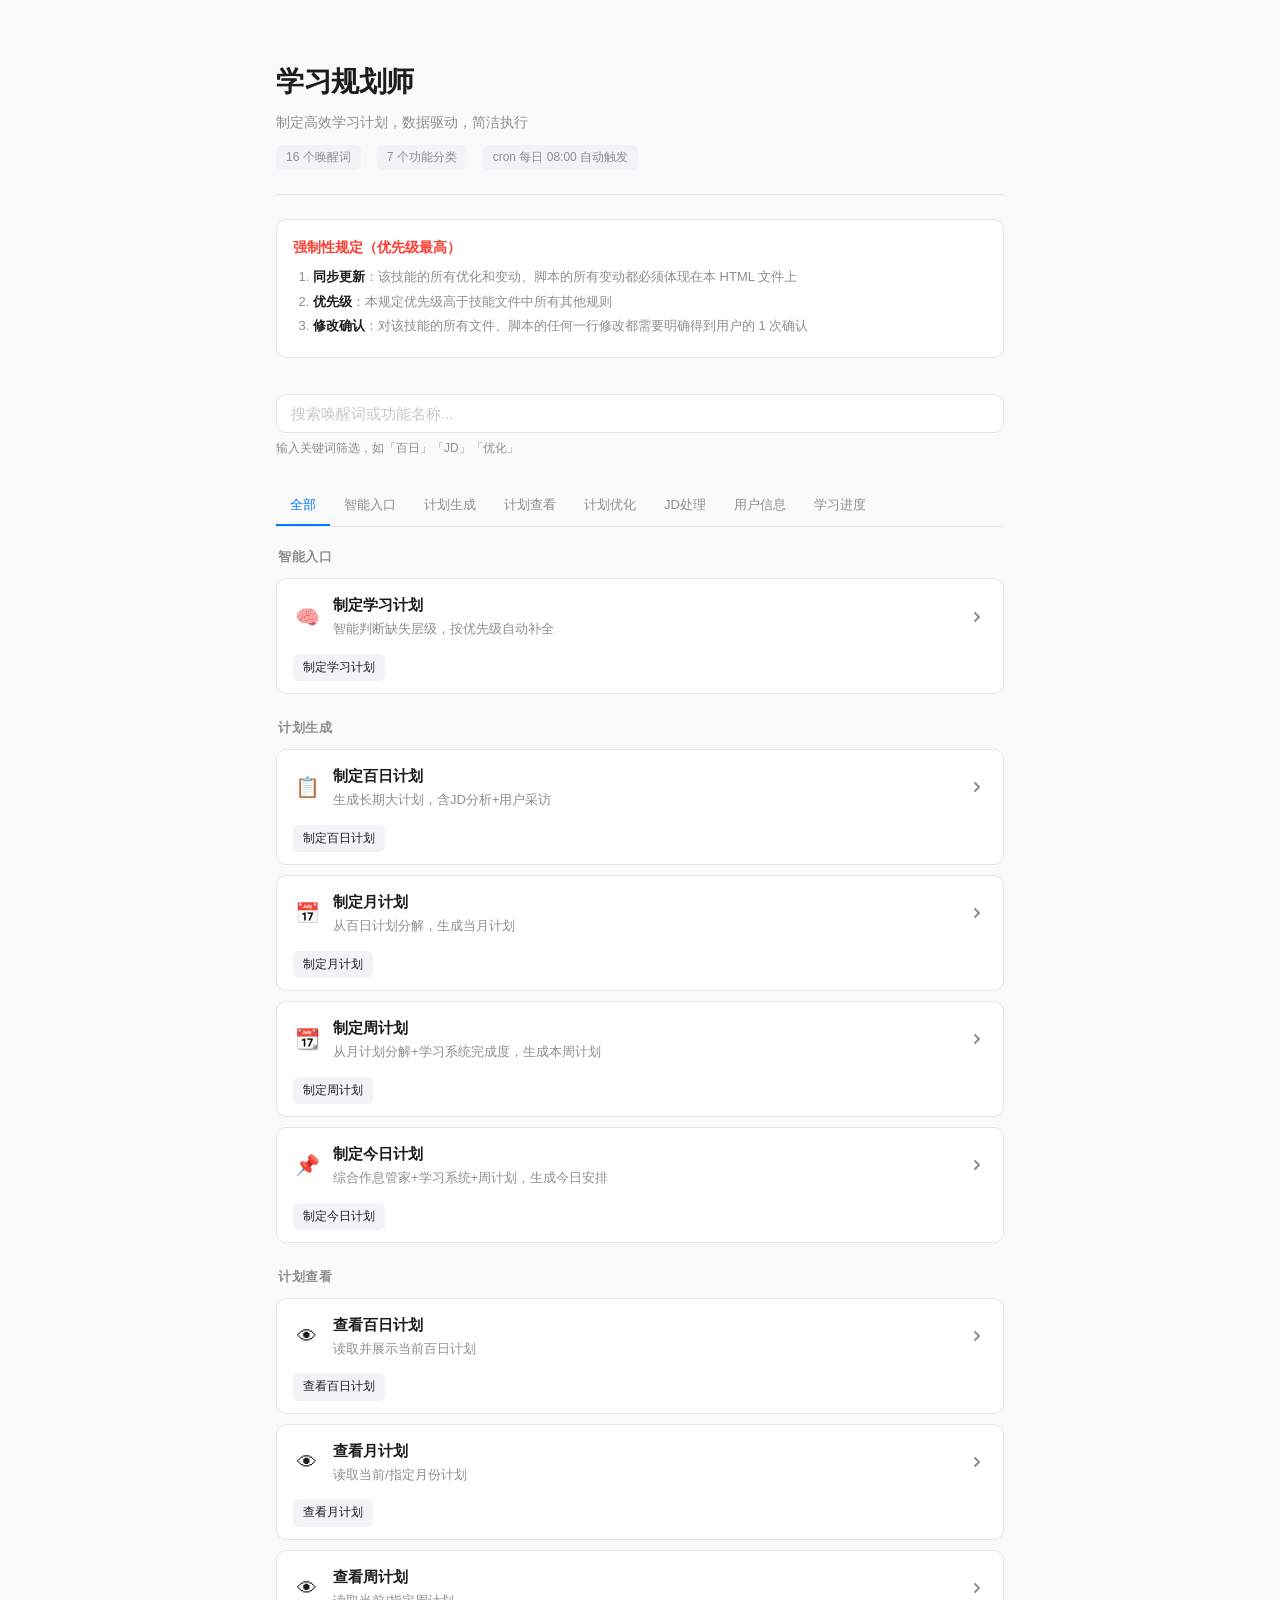
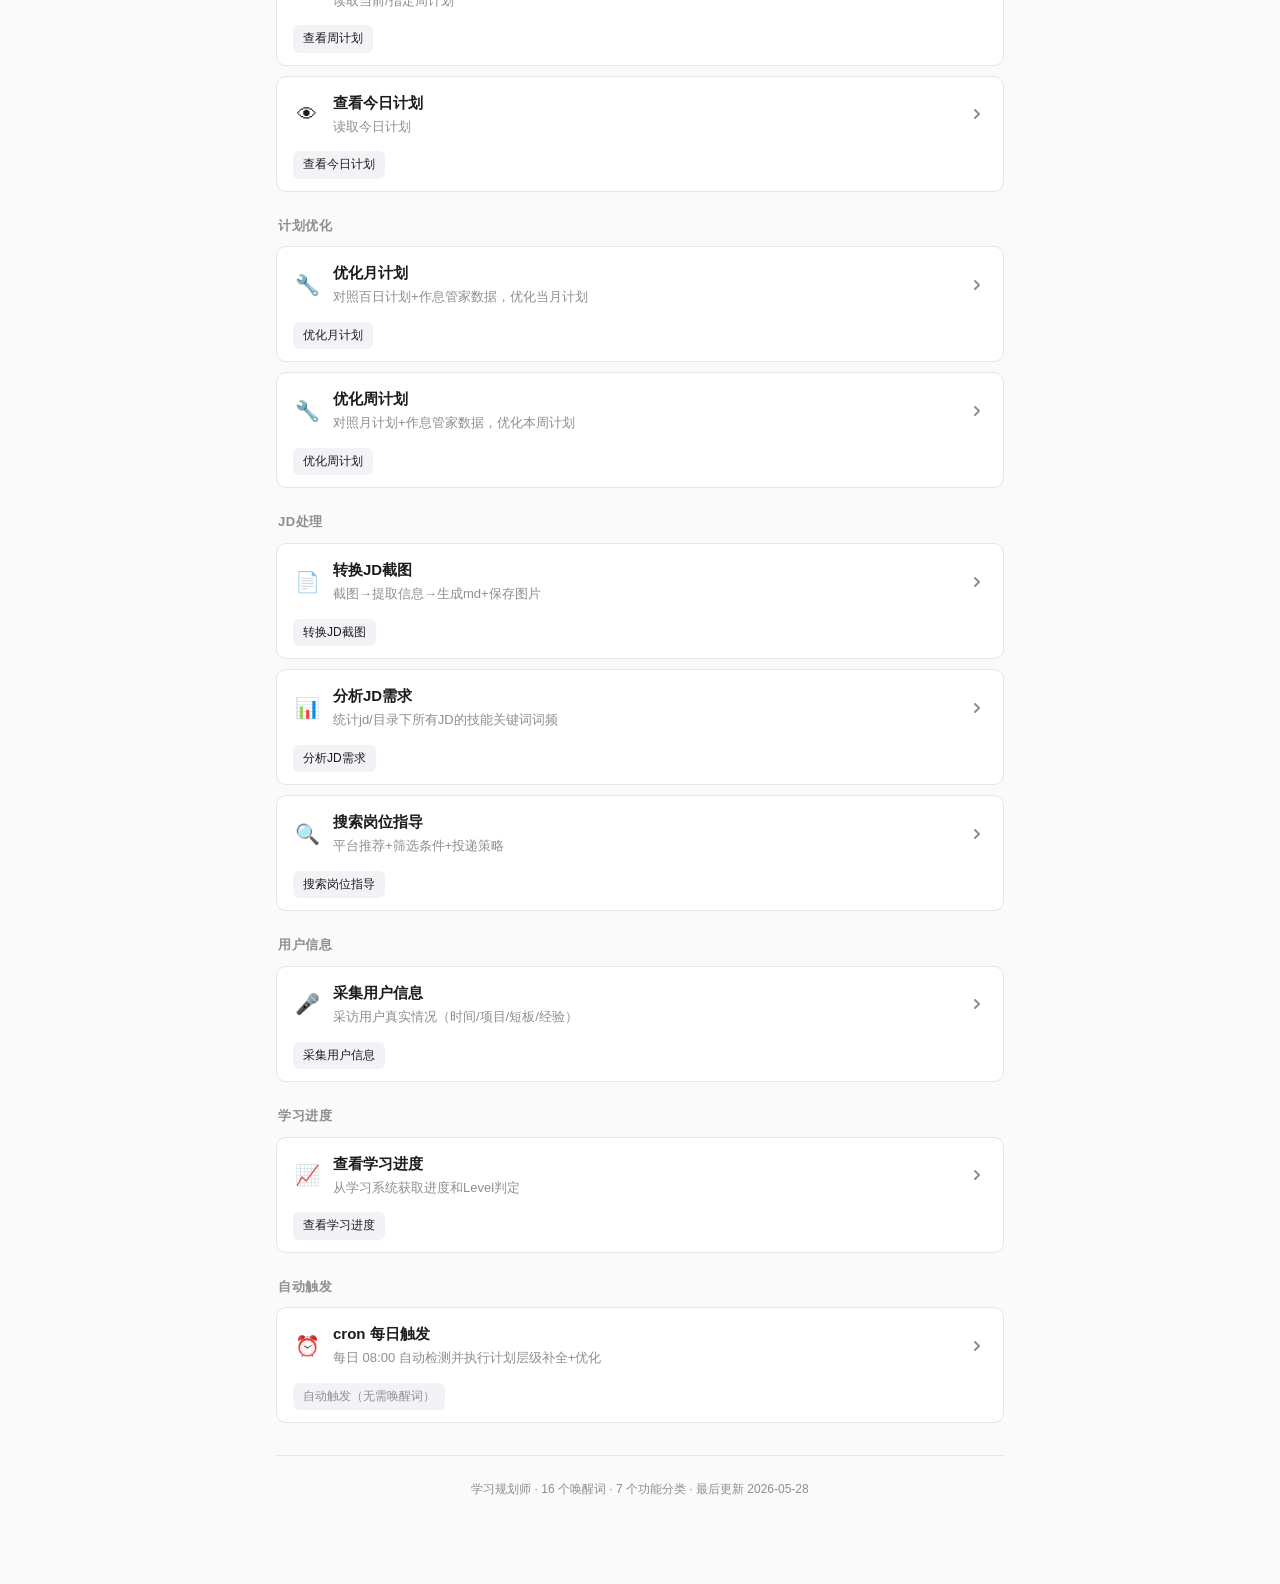
<file: SKILLS/学习规划师.html>
<!DOCTYPE html>
<html lang="zh-CN">
<head>
<meta charset="UTF-8">
<meta name="viewport" content="width=device-width, initial-scale=1.0">
<title>学习规划师 — 技能手册</title>
<style>
*{margin:0;padding:0;box-sizing:border-box}
:root{
  --blue:#007AFF;
  --bg:#FAFAFA;
  --card:#FFFFFF;
  --line:#E5E5EA;
  --text:#1C1C1E;
  --sub:#8E8E93;
  --radius:10px;
}
body{
  font-family:-apple-system,BlinkMacSystemFont,"SF Pro Text","SF Pro Display","Helvetica Neue","PingFang SC",sans-serif;
  background:var(--bg);
  color:var(--text);
  line-height:1.6;
  -webkit-font-smoothing:antialiased;
}
a{color:var(--blue);text-decoration:none}
.container{max-width:760px;margin:0 auto;padding:20px 16px 60px}

/* Header */
.header{padding:40px 0 24px;border-bottom:1px solid var(--line);margin-bottom:24px}
.header h1{font-size:28px;font-weight:700;letter-spacing:-0.5px}
.header p{font-size:14px;color:var(--sub);margin-top:6px}
.meta-row{display:flex;gap:16px;margin-top:12px;flex-wrap:wrap}
.meta-tag{font-size:12px;color:var(--sub);background:#F2F2F7;padding:3px 10px;border-radius:6px}

/* Rules */
.rules{background:var(--card);border:1px solid var(--line);border-radius:var(--radius);padding:16px;margin-bottom:24px}
.rules h3{font-size:14px;font-weight:600;margin-bottom:8px;color:#FF3B30}
.rules ol{padding-left:20px;font-size:13px;color:var(--sub)}
.rules li{margin-bottom:4px}
.rules li strong{color:var(--text)}

/* Search */
.search-box{position:sticky;top:0;z-index:10;background:var(--bg);padding:12px 0;margin-bottom:16px}
.search-box input{
  width:100%;
  padding:10px 14px;
  border:1px solid var(--line);
  border-radius:var(--radius);
  font-size:15px;
  outline:none;
  background:var(--card);
  transition:border-color .2s;
}
.search-box input:focus{border-color:var(--blue)}
.search-box input::placeholder{color:#C7C7CC}
.search-hint{font-size:12px;color:var(--sub);margin-top:6px}

/* Tabs */
.tabs{display:flex;gap:0;margin-bottom:20px;border-bottom:1px solid var(--line);overflow-x:auto;-webkit-overflow-scrolling:touch}
.tab{
  padding:10px 14px;
  font-size:13px;
  font-weight:500;
  color:var(--sub);
  border:none;
  background:none;
  cursor:pointer;
  white-space:nowrap;
  border-bottom:2px solid transparent;
  transition:color .2s,border-color .2s;
  -webkit-tap-highlight-color:transparent;
}
.tab.active{color:var(--blue);border-bottom-color:var(--blue)}
.tab:hover{color:var(--text)}

/* Module group */
.module-group{margin-bottom:24px}
.module-group.hidden{display:none}
.group-title{font-size:13px;font-weight:600;color:var(--sub);text-transform:uppercase;letter-spacing:0.5px;margin-bottom:10px;padding-left:2px}

/* Card */
.card{
  background:var(--card);
  border:1px solid var(--line);
  border-radius:var(--radius);
  margin-bottom:10px;
  overflow:hidden;
  transition:border-color .2s;
}
.card:hover{border-color:#C7C7CC}
.card.hidden{display:none}
.card-head{
  padding:14px 16px;
  cursor:pointer;
  display:flex;
  align-items:center;
  gap:12px;
  -webkit-tap-highlight-color:transparent;
}
.card-head:hover{background:#F9F9FB}
.card-icon{font-size:20px;width:28px;text-align:center;flex-shrink:0}
.card-info{flex:1;min-width:0}
.card-name{font-size:15px;font-weight:600}
.card-desc{font-size:13px;color:var(--sub);margin-top:2px}
.card-arrow{
  width:20px;height:20px;flex-shrink:0;
  transition:transform .2s;
  color:var(--sub);
}
.card.open .card-arrow{transform:rotate(90deg)}

/* Wake tags */
.wake-tags{padding:0 16px 12px;display:flex;flex-wrap:wrap;gap:6px}
.wake-tag{
  font-size:12px;
  padding:4px 10px;
  background:#F2F2F7;
  border-radius:6px;
  cursor:pointer;
  transition:background .15s,color .15s;
  -webkit-tap-highlight-color:transparent;
  color:var(--text);
}
.wake-tag:hover,.wake-tag.active{background:var(--blue);color:#FFF}

/* Detail panel */
.detail{display:none;padding:0 16px 16px}
.card.open .detail{display:block}

/* CLI block */
.cli-block{margin-bottom:14px}
.cli-label{font-size:12px;font-weight:600;color:var(--sub);margin-bottom:6px}
.cli-cmd{
  font-family:"SF Mono",Menlo,Consolas,monospace;
  font-size:13px;
  background:#F2F2F7;
  padding:10px 12px;
  border-radius:8px;
  cursor:pointer;
  transition:background .15s;
  -webkit-tap-highlight-color:transparent;
  word-break:break-all;
}
.cli-cmd:hover{background:#E8E8ED}
.cli-cmd::before{content:"$ ";color:var(--sub)}

/* Flow block */
.flow-block{
  display:none;
  margin-top:8px;
  padding:12px;
  background:#F9F9FB;
  border-radius:8px;
  border:1px solid var(--line);
}
.flow-block.open{display:block}
.flow-title{font-size:12px;font-weight:600;color:var(--blue);margin-bottom:8px}
.flow-step{font-size:13px;padding:4px 0;display:flex;gap:8px}
.flow-step .num{
  color:var(--blue);
  font-weight:600;
  min-width:18px;
  text-align:right;
}
.flow-note{font-size:12px;color:var(--sub);margin-top:8px;padding-top:8px;border-top:1px solid var(--line)}

/* Section divider */
.divider{height:1px;background:var(--line);margin:16px 0}

/* Footer */
.footer{text-align:center;padding:24px 0;border-top:1px solid var(--line);margin-top:32px}
.footer p{font-size:12px;color:var(--sub)}

/* Mobile */
@media(max-width:480px){
  .container{padding:16px 12px 40px}
  .header h1{font-size:24px}
  .tab{padding:8px 10px;font-size:12px}
  .card-head{padding:12px}
  .wake-tags{padding:0 12px 10px}
  .detail{padding:0 12px 12px}
}
</style>
</head>
<body>
<div class="container">

<div class="header">
  <h1>学习规划师</h1>
  <p>制定高效学习计划，数据驱动，简洁执行</p>
  <div class="meta-row">
    <span class="meta-tag">16 个唤醒词</span>
    <span class="meta-tag">7 个功能分类</span>
    <span class="meta-tag">cron 每日 08:00 自动触发</span>
  </div>
</div>

<div class="rules">
  <h3>强制性规定（优先级最高）</h3>
  <ol>
    <li><strong>同步更新</strong>：该技能的所有优化和变动、脚本的所有变动都必须体现在本 HTML 文件上</li>
    <li><strong>优先级</strong>：本规定优先级高于技能文件中所有其他规则</li>
    <li><strong>修改确认</strong>：对该技能的所有文件、脚本的任何一行修改都需要明确得到用户的 1 次确认</li>
  </ol>
</div>

<div class="search-box">
  <input type="text" id="searchInput" placeholder="搜索唤醒词或功能名称...">
  <div class="search-hint">输入关键词筛选，如「百日」「JD」「优化」</div>
</div>

<div class="tabs" id="tabs">
  <button class="tab active" data-cat="all">全部</button>
  <button class="tab" data-cat="smart">智能入口</button>
  <button class="tab" data-cat="gen">计划生成</button>
  <button class="tab" data-cat="view">计划查看</button>
  <button class="tab" data-cat="opt">计划优化</button>
  <button class="tab" data-cat="jd">JD处理</button>
  <button class="tab" data-cat="user">用户信息</button>
  <button class="tab" data-cat="prog">学习进度</button>
</div>

<!-- ========== 智能入口 ========== -->
<div class="module-group" data-cat="smart">
  <div class="group-title">智能入口</div>

  <div class="card" data-keywords="制定学习计划 智能 入口 补全 层级">
    <div class="card-head" onclick="toggleCard(this)">
      <span class="card-icon">🧠</span>
      <div class="card-info">
        <div class="card-name">制定学习计划</div>
        <div class="card-desc">智能判断缺失层级，按优先级自动补全</div>
      </div>
      <svg class="card-arrow" viewBox="0 0 20 20" fill="currentColor"><path fill-rule="evenodd" d="M7.293 14.707a1 1 0 010-1.414L10.586 10 7.293 6.707a1 1 0 011.414-1.414l4 4a1 1 0 010 1.414l-4 4a1 1 0 01-1.414 0z"/></svg>
    </div>
    <div class="wake-tags">
      <span class="wake-tag" onclick="highlightTag(this)">制定学习计划</span>
    </div>
    <div class="detail">
      <div class="cli-block">
        <div class="cli-label">CLI 命令</div>
        <div class="cli-cmd" onclick="toggleFlow(this)">skill 学习规划师 --action smart-plan</div>
        <div class="flow-block">
          <div class="flow-title">执行流程</div>
          <div class="flow-step"><span class="num">1.</span> 检测 plans/ 目录是否存在百日计划</div>
          <div class="flow-step"><span class="num">2.</span> 无百日计划 → 调用「制定百日计划」流程</div>
          <div class="flow-step"><span class="num">3.</span> 无当月计划 → 调用「制定月计划」流程</div>
          <div class="flow-step"><span class="num">4.</span> 有当月计划 → 调用「优化月计划」流程</div>
          <div class="flow-step"><span class="num">5.</span> 无本周计划 → 调用「制定周计划」流程</div>
          <div class="flow-step"><span class="num">6.</span> 有本周计划 → 调用「优化周计划」流程</div>
          <div class="flow-step"><span class="num">7.</span> 执行「制定今日计划」</div>
          <div class="flow-note">副作用：可能生成/优化多个层级的计划文件，同时写入主存储和备份</div>
        </div>
      </div>
    </div>
  </div>
</div>

<!-- ========== 计划生成 ========== -->
<div class="module-group" data-cat="gen">
  <div class="group-title">计划生成</div>

  <div class="card" data-keywords="制定百日计划 长期 生成 JD 分析 采访 用户">
    <div class="card-head" onclick="toggleCard(this)">
      <span class="card-icon">📋</span>
      <div class="card-info">
        <div class="card-name">制定百日计划</div>
        <div class="card-desc">生成长期大计划，含JD分析+用户采访</div>
      </div>
      <svg class="card-arrow" viewBox="0 0 20 20" fill="currentColor"><path fill-rule="evenodd" d="M7.293 14.707a1 1 0 010-1.414L10.586 10 7.293 6.707a1 1 0 011.414-1.414l4 4a1 1 0 010 1.414l-4 4a1 1 0 01-1.414 0z"/></svg>
    </div>
    <div class="wake-tags">
      <span class="wake-tag" onclick="highlightTag(this)">制定百日计划</span>
    </div>
    <div class="detail">
      <div class="cli-block">
        <div class="cli-label">CLI 命令</div>
        <div class="cli-cmd" onclick="toggleFlow(this)">skill 学习规划师 --action create-hundred-day-plan</div>
        <div class="flow-block">
          <div class="flow-title">执行流程</div>
          <div class="flow-step"><span class="num">1.</span> 前置：调用「采集用户信息」（不采访不生成）</div>
          <div class="flow-step"><span class="num">2.</span> 读取 jd/ 目录下所有 md 文件，统计技能关键词词频</div>
          <div class="flow-step"><span class="num">3.</span> 从「学习系统」获取当前学习进度和 Level</div>
          <div class="flow-step"><span class="num">4.</span> 结合以上数据生成百日计划内容</div>
          <div class="flow-step"><span class="num">5.</span> 写入 plans/{YYYYMMDD}_百日计划.md</div>
          <div class="flow-step"><span class="num">6.</span> 备份至 个人/{YYYYMMDD}_百日计划.md</div>
          <div class="flow-note">写入文件：plans/ 百日计划 + 个人/ 备份。依赖：jd/*.md、学习系统进度、用户采访数据</div>
        </div>
      </div>
    </div>
  </div>

  <div class="card" data-keywords="制定月计划 月度 分解 当月 目标">
    <div class="card-head" onclick="toggleCard(this)">
      <span class="card-icon">📅</span>
      <div class="card-info">
        <div class="card-name">制定月计划</div>
        <div class="card-desc">从百日计划分解，生成当月计划</div>
      </div>
      <svg class="card-arrow" viewBox="0 0 20 20" fill="currentColor"><path fill-rule="evenodd" d="M7.293 14.707a1 1 0 010-1.414L10.586 10 7.293 6.707a1 1 0 011.414-1.414l4 4a1 1 0 010 1.414l-4 4a1 1 0 01-1.414 0z"/></svg>
    </div>
    <div class="wake-tags">
      <span class="wake-tag" onclick="highlightTag(this)">制定月计划</span>
    </div>
    <div class="detail">
      <div class="cli-block">
        <div class="cli-label">CLI 命令</div>
        <div class="cli-cmd" onclick="toggleFlow(this)">skill 学习规划师 --action create-monthly-plan</div>
        <div class="flow-block">
          <div class="flow-title">执行流程</div>
          <div class="flow-step"><span class="num">1.</span> 前置检查：确认 plans/ 下存在百日计划</div>
          <div class="flow-step"><span class="num">2.</span> 读取百日计划当前阶段目标</div>
          <div class="flow-step"><span class="num">3.</span> 从百日计划分解当月目标</div>
          <div class="flow-step"><span class="num">4.</span> 写入 plans/{YYYYMM}_月计划.md</div>
          <div class="flow-step"><span class="num">5.</span> 备份至 个人/{YYYYMM}/{YYYYMM}_月计划.md</div>
          <div class="flow-note">前置条件：百日计划存在。写入文件：plans/ 月计划 + 个人/ 备份</div>
        </div>
      </div>
    </div>
  </div>

  <div class="card" data-keywords="制定周计划 周度 本周 安排 ISO">
    <div class="card-head" onclick="toggleCard(this)">
      <span class="card-icon">📆</span>
      <div class="card-info">
        <div class="card-name">制定周计划</div>
        <div class="card-desc">从月计划分解+学习系统完成度，生成本周计划</div>
      </div>
      <svg class="card-arrow" viewBox="0 0 20 20" fill="currentColor"><path fill-rule="evenodd" d="M7.293 14.707a1 1 0 010-1.414L10.586 10 7.293 6.707a1 1 0 011.414-1.414l4 4a1 1 0 010 1.414l-4 4a1 1 0 01-1.414 0z"/></svg>
    </div>
    <div class="wake-tags">
      <span class="wake-tag" onclick="highlightTag(this)">制定周计划</span>
    </div>
    <div class="detail">
      <div class="cli-block">
        <div class="cli-label">CLI 命令</div>
        <div class="cli-cmd" onclick="toggleFlow(this)">skill 学习规划师 --action create-weekly-plan</div>
        <div class="flow-block">
          <div class="flow-title">执行流程</div>
          <div class="flow-step"><span class="num">1.</span> 前置检查：确认 plans/ 下存在当月计划</div>
          <div class="flow-step"><span class="num">2.</span> 读取当月计划本周任务</div>
          <div class="flow-step"><span class="num">3.</span> 从「学习系统」获取上周完成度</div>
          <div class="flow-step"><span class="num">4.</span> 月计划分解 + 完成度 → 生成本周计划</div>
          <div class="flow-step"><span class="num">5.</span> 写入 plans/{YYYYWW}_周计划.md</div>
          <div class="flow-step"><span class="num">6.</span> 备份至 个人/{周一日期}/{YYYYWW}_周计划.md</div>
          <div class="flow-note">前置条件：月计划存在。依赖：学习系统上周完成度。文件名使用 ISO 周数</div>
        </div>
      </div>
    </div>
  </div>

  <div class="card" data-keywords="制定今日计划 每日 时间表 作息 行程 安排">
    <div class="card-head" onclick="toggleCard(this)">
      <span class="card-icon">📌</span>
      <div class="card-info">
        <div class="card-name">制定今日计划</div>
        <div class="card-desc">综合作息管家+学习系统+周计划，生成今日安排</div>
      </div>
      <svg class="card-arrow" viewBox="0 0 20 20" fill="currentColor"><path fill-rule="evenodd" d="M7.293 14.707a1 1 0 010-1.414L10.586 10 7.293 6.707a1 1 0 011.414-1.414l4 4a1 1 0 010 1.414l-4 4a1 1 0 01-1.414 0z"/></svg>
    </div>
    <div class="wake-tags">
      <span class="wake-tag" onclick="highlightTag(this)">制定今日计划</span>
    </div>
    <div class="detail">
      <div class="cli-block">
        <div class="cli-label">CLI 命令</div>
        <div class="cli-cmd" onclick="toggleFlow(this)">skill 学习规划师 --action create-daily-plan</div>
        <div class="flow-block">
          <div class="flow-title">执行流程</div>
          <div class="flow-step"><span class="num">1.</span> 从「作息管家」获取过去14天每日摘要</div>
          <div class="flow-step"><span class="num">2.</span> 从「作息管家」获取过去7天作息记录明细</div>
          <div class="flow-step"><span class="num">3.</span> 从「学习系统」获取昨日完成度</div>
          <div class="flow-step"><span class="num">4.</span> 从「学习系统」获取整体进度</div>
          <div class="flow-step"><span class="num">5.</span> 判断周几/节假日，调整任务量</div>
          <div class="flow-step"><span class="num">6.</span> 生成作息时间表（含修行20min+锻炼20min）</div>
          <div class="flow-step"><span class="num">7.</span> 通过「作息管家」设置计划保存</div>
          <div class="flow-step"><span class="num">8.</span> 生成 HTML 文件</div>
          <div class="flow-step"><span class="num">9.</span> 通过 QQ 发送给用户</div>
          <div class="flow-step"><span class="num">10.</span> 写入 plans/{YYYYMMDD}_今日计划.md + 备份</div>
          <div class="flow-note">副作用：写入计划文件、调用作息管家设置计划、生成HTML、发送QQ消息。必须符合今日计划格式模板</div>
        </div>
      </div>
    </div>
  </div>
</div>

<!-- ========== 计划查看 ========== -->
<div class="module-group" data-cat="view">
  <div class="group-title">计划查看</div>

  <div class="card" data-keywords="查看百日计划 读取 长期 展示">
    <div class="card-head" onclick="toggleCard(this)">
      <span class="card-icon">👁</span>
      <div class="card-info">
        <div class="card-name">查看百日计划</div>
        <div class="card-desc">读取并展示当前百日计划</div>
      </div>
      <svg class="card-arrow" viewBox="0 0 20 20" fill="currentColor"><path fill-rule="evenodd" d="M7.293 14.707a1 1 0 010-1.414L10.586 10 7.293 6.707a1 1 0 011.414-1.414l4 4a1 1 0 010 1.414l-4 4a1 1 0 01-1.414 0z"/></svg>
    </div>
    <div class="wake-tags">
      <span class="wake-tag" onclick="highlightTag(this)">查看百日计划</span>
    </div>
    <div class="detail">
      <div class="cli-block">
        <div class="cli-label">CLI 命令</div>
        <div class="cli-cmd" onclick="toggleFlow(this)">skill 学习规划师 --action view-hundred-day-plan</div>
        <div class="flow-block">
          <div class="flow-title">执行流程</div>
          <div class="flow-step"><span class="num">1.</span> 读取 plans/ 目录下最新的百日计划文件</div>
          <div class="flow-step"><span class="num">2.</span> 展示计划内容</div>
          <div class="flow-note">只读操作，无副作用</div>
        </div>
      </div>
    </div>
  </div>

  <div class="card" data-keywords="查看月计划 读取 月度 展示">
    <div class="card-head" onclick="toggleCard(this)">
      <span class="card-icon">👁</span>
      <div class="card-info">
        <div class="card-name">查看月计划</div>
        <div class="card-desc">读取当前/指定月份计划</div>
      </div>
      <svg class="card-arrow" viewBox="0 0 20 20" fill="currentColor"><path fill-rule="evenodd" d="M7.293 14.707a1 1 0 010-1.414L10.586 10 7.293 6.707a1 1 0 011.414-1.414l4 4a1 1 0 010 1.414l-4 4a1 1 0 01-1.414 0z"/></svg>
    </div>
    <div class="wake-tags">
      <span class="wake-tag" onclick="highlightTag(this)">查看月计划</span>
    </div>
    <div class="detail">
      <div class="cli-block">
        <div class="cli-label">CLI 命令</div>
        <div class="cli-cmd" onclick="toggleFlow(this)">skill 学习规划师 --action view-monthly-plan</div>
        <div class="flow-block">
          <div class="flow-title">执行流程</div>
          <div class="flow-step"><span class="num">1.</span> 读取 plans/ 目录下当月或指定月份的月计划</div>
          <div class="flow-step"><span class="num">2.</span> 展示计划内容及完成度</div>
          <div class="flow-note">只读操作，无副作用</div>
        </div>
      </div>
    </div>
  </div>

  <div class="card" data-keywords="查看周计划 读取 本周 展示">
    <div class="card-head" onclick="toggleCard(this)">
      <span class="card-icon">👁</span>
      <div class="card-info">
        <div class="card-name">查看周计划</div>
        <div class="card-desc">读取当前/指定周计划</div>
      </div>
      <svg class="card-arrow" viewBox="0 0 20 20" fill="currentColor"><path fill-rule="evenodd" d="M7.293 14.707a1 1 0 010-1.414L10.586 10 7.293 6.707a1 1 0 011.414-1.414l4 4a1 1 0 010 1.414l-4 4a1 1 0 01-1.414 0z"/></svg>
    </div>
    <div class="wake-tags">
      <span class="wake-tag" onclick="highlightTag(this)">查看周计划</span>
    </div>
    <div class="detail">
      <div class="cli-block">
        <div class="cli-label">CLI 命令</div>
        <div class="cli-cmd" onclick="toggleFlow(this)">skill 学习规划师 --action view-weekly-plan</div>
        <div class="flow-block">
          <div class="flow-title">执行流程</div>
          <div class="flow-step"><span class="num">1.</span> 读取 plans/ 目录下本周或指定周的周计划</div>
          <div class="flow-step"><span class="num">2.</span> 展示计划内容及完成度</div>
          <div class="flow-note">只读操作，无副作用</div>
        </div>
      </div>
    </div>
  </div>

  <div class="card" data-keywords="查看今日计划 读取 今日 展示">
    <div class="card-head" onclick="toggleCard(this)">
      <span class="card-icon">👁</span>
      <div class="card-info">
        <div class="card-name">查看今日计划</div>
        <div class="card-desc">读取今日计划</div>
      </div>
      <svg class="card-arrow" viewBox="0 0 20 20" fill="currentColor"><path fill-rule="evenodd" d="M7.293 14.707a1 1 0 010-1.414L10.586 10 7.293 6.707a1 1 0 011.414-1.414l4 4a1 1 0 010 1.414l-4 4a1 1 0 01-1.414 0z"/></svg>
    </div>
    <div class="wake-tags">
      <span class="wake-tag" onclick="highlightTag(this)">查看今日计划</span>
    </div>
    <div class="detail">
      <div class="cli-block">
        <div class="cli-label">CLI 命令</div>
        <div class="cli-cmd" onclick="toggleFlow(this)">skill 学习规划师 --action view-daily-plan</div>
        <div class="flow-block">
          <div class="flow-title">执行流程</div>
          <div class="flow-step"><span class="num">1.</span> 读取 plans/ 目录下今日计划</div>
          <div class="flow-step"><span class="num">2.</span> 展示计划内容</div>
          <div class="flow-note">只读操作，无副作用</div>
        </div>
      </div>
    </div>
  </div>
</div>

<!-- ========== 计划优化 ========== -->
<div class="module-group" data-cat="opt">
  <div class="group-title">计划优化</div>

  <div class="card" data-keywords="优化月计划 月度 调整 滞后 超前 百日">
    <div class="card-head" onclick="toggleCard(this)">
      <span class="card-icon">🔧</span>
      <div class="card-info">
        <div class="card-name">优化月计划</div>
        <div class="card-desc">对照百日计划+作息管家数据，优化当月计划</div>
      </div>
      <svg class="card-arrow" viewBox="0 0 20 20" fill="currentColor"><path fill-rule="evenodd" d="M7.293 14.707a1 1 0 010-1.414L10.586 10 7.293 6.707a1 1 0 011.414-1.414l4 4a1 1 0 010 1.414l-4 4a1 1 0 01-1.414 0z"/></svg>
    </div>
    <div class="wake-tags">
      <span class="wake-tag" onclick="highlightTag(this)">优化月计划</span>
    </div>
    <div class="detail">
      <div class="cli-block">
        <div class="cli-label">CLI 命令</div>
        <div class="cli-cmd" onclick="toggleFlow(this)">skill 学习规划师 --action optimize-monthly-plan</div>
        <div class="flow-block">
          <div class="flow-title">执行流程</div>
          <div class="flow-step"><span class="num">1.</span> 读取百日计划当前阶段目标，对照当月计划完成度</div>
          <div class="flow-step"><span class="num">2.</span> 从「作息管家」获取过去一个月每日摘要（按日统计各分类时长）</div>
          <div class="flow-step"><span class="num">3.</span> 从「学习系统」获取月进度</div>
          <div class="flow-step"><span class="num">4.</span> 判断：当月目标是否合理？进度超前/滞后多少？</div>
          <div class="flow-step"><span class="num">5.</span> 滞后 > 20% → 调整下月目标，或顺延未完成任务</div>
          <div class="flow-step"><span class="num">6.</span> 超前 → 评估是否加速或补充额外目标</div>
          <div class="flow-step"><span class="num">7.</span> 同步更新百日计划的阶段进度</div>
          <div class="flow-step"><span class="num">8.</span> 写入主存储 + 备份</div>
          <div class="flow-note">副作用：修改月计划文件、可能修改百日计划进度、写入备份。输出调整说明</div>
        </div>
      </div>
    </div>
  </div>

  <div class="card" data-keywords="优化周计划 周度 调整 滞后 超前 月计划">
    <div class="card-head" onclick="toggleCard(this)">
      <span class="card-icon">🔧</span>
      <div class="card-info">
        <div class="card-name">优化周计划</div>
        <div class="card-desc">对照月计划+作息管家数据，优化本周计划</div>
      </div>
      <svg class="card-arrow" viewBox="0 0 20 20" fill="currentColor"><path fill-rule="evenodd" d="M7.293 14.707a1 1 0 010-1.414L10.586 10 7.293 6.707a1 1 0 011.414-1.414l4 4a1 1 0 010 1.414l-4 4a1 1 0 01-1.414 0z"/></svg>
    </div>
    <div class="wake-tags">
      <span class="wake-tag" onclick="highlightTag(this)">优化周计划</span>
    </div>
    <div class="detail">
      <div class="cli-block">
        <div class="cli-label">CLI 命令</div>
        <div class="cli-cmd" onclick="toggleFlow(this)">skill 学习规划师 --action optimize-weekly-plan</div>
        <div class="flow-block">
          <div class="flow-title">执行流程</div>
          <div class="flow-step"><span class="num">1.</span> 读取当月计划本周任务，对照完成度</div>
          <div class="flow-step"><span class="num">2.</span> 从「作息管家」获取本周每日摘要（今天之前实际投入时长）</div>
          <div class="flow-step"><span class="num">3.</span> 从「学习系统」获取本周进度（昨天完成了什么）</div>
          <div class="flow-step"><span class="num">4.</span> 判断：本周目标是否还能达成？</div>
          <div class="flow-step"><span class="num">5.</span> 滞后 → 调整剩余任务，优先核心内容（可删减次要任务）</div>
          <div class="flow-step"><span class="num">6.</span> 超前 → 评估补充额外内容或留出复习时间</div>
          <div class="flow-step"><span class="num">7.</span> 同步更新当月计划的周进度</div>
          <div class="flow-step"><span class="num">8.</span> 写入主存储 + 备份</div>
          <div class="flow-note">副作用：修改周计划文件、可能修改月计划周进度、写入备份</div>
        </div>
      </div>
    </div>
  </div>
</div>

<!-- ========== JD处理 ========== -->
<div class="module-group" data-cat="jd">
  <div class="group-title">JD处理</div>

  <div class="card" data-keywords="转换JD截图 截图 职位 公司 薪资 提取 图片">
    <div class="card-head" onclick="toggleCard(this)">
      <span class="card-icon">📄</span>
      <div class="card-info">
        <div class="card-name">转换JD截图</div>
        <div class="card-desc">截图→提取信息→生成md+保存图片</div>
      </div>
      <svg class="card-arrow" viewBox="0 0 20 20" fill="currentColor"><path fill-rule="evenodd" d="M7.293 14.707a1 1 0 010-1.414L10.586 10 7.293 6.707a1 1 0 011.414-1.414l4 4a1 1 0 010 1.414l-4 4a1 1 0 01-1.414 0z"/></svg>
    </div>
    <div class="wake-tags">
      <span class="wake-tag" onclick="highlightTag(this)">转换JD截图</span>
    </div>
    <div class="detail">
      <div class="cli-block">
        <div class="cli-label">CLI 命令</div>
        <div class="cli-cmd" onclick="toggleFlow(this)">skill 学习规划师 --action convert-jd-screenshot</div>
        <div class="flow-block">
          <div class="flow-title">执行流程</div>
          <div class="flow-step"><span class="num">1.</span> 接收用户发送的 JD 截图</div>
          <div class="flow-step"><span class="num">2.</span> 分析截图提取信息（公司、职位、薪资、技能要求等）</div>
          <div class="flow-step"><span class="num">3.</span> 保存截图至 jd/images/{YYYYMMDD}_{公司简称}.jpg</div>
          <div class="flow-step"><span class="num">4.</span> 生成 md 记录关键信息</div>
          <div class="flow-step"><span class="num">5.</span> 保存到 jd/{YYYYMMDD}_{公司简称}.md</div>
          <div class="flow-note">写入文件：jd/images/ 截图 + jd/ md记录。输入：用户截图</div>
        </div>
      </div>
    </div>
  </div>

  <div class="card" data-keywords="分析JD需求 词频 技能 统计 岗位 需求 排行">
    <div class="card-head" onclick="toggleCard(this)">
      <span class="card-icon">📊</span>
      <div class="card-info">
        <div class="card-name">分析JD需求</div>
        <div class="card-desc">统计jd/目录下所有JD的技能关键词词频</div>
      </div>
      <svg class="card-arrow" viewBox="0 0 20 20" fill="currentColor"><path fill-rule="evenodd" d="M7.293 14.707a1 1 0 010-1.414L10.586 10 7.293 6.707a1 1 0 011.414-1.414l4 4a1 1 0 010 1.414l-4 4a1 1 0 01-1.414 0z"/></svg>
    </div>
    <div class="wake-tags">
      <span class="wake-tag" onclick="highlightTag(this)">分析JD需求</span>
    </div>
    <div class="detail">
      <div class="cli-block">
        <div class="cli-label">CLI 命令</div>
        <div class="cli-cmd" onclick="toggleFlow(this)">skill 学习规划师 --action analyze-jd-requirements</div>
        <div class="flow-block">
          <div class="flow-title">执行流程</div>
          <div class="flow-step"><span class="num">1.</span> 读取 jd/ 目录下所有 md 文件</div>
          <div class="flow-step"><span class="num">2.</span> 统计技能关键词词频</div>
          <div class="flow-step"><span class="num">3.</span> 输出技能需求排行</div>
          <div class="flow-note">只读操作，无副作用。依赖：jd/*.md 文件</div>
        </div>
      </div>
    </div>
  </div>

  <div class="card" data-keywords="搜索岗位指导 平台 BOSS 拉勾 猎聘 筛选 投递 策略">
    <div class="card-head" onclick="toggleCard(this)">
      <span class="card-icon">🔍</span>
      <div class="card-info">
        <div class="card-name">搜索岗位指导</div>
        <div class="card-desc">平台推荐+筛选条件+投递策略</div>
      </div>
      <svg class="card-arrow" viewBox="0 0 20 20" fill="currentColor"><path fill-rule="evenodd" d="M7.293 14.707a1 1 0 010-1.414L10.586 10 7.293 6.707a1 1 0 011.414-1.414l4 4a1 1 0 010 1.414l-4 4a1 1 0 01-1.414 0z"/></svg>
    </div>
    <div class="wake-tags">
      <span class="wake-tag" onclick="highlightTag(this)">搜索岗位指导</span>
    </div>
    <div class="detail">
      <div class="cli-block">
        <div class="cli-label">CLI 命令</div>
        <div class="cli-cmd" onclick="toggleFlow(this)">skill 学习规划师 --action job-search-guidance</div>
        <div class="flow-block">
          <div class="flow-title">执行流程</div>
          <div class="flow-step"><span class="num">1.</span> 推荐平台：BOSS直聘（直接聊，响应快）、拉勾网（简历直投）、猎聘网（中高端+猎头）</div>
          <div class="flow-step"><span class="num">2.</span> 提供筛选条件示例（城市/岗位/薪资/经验）</div>
          <div class="flow-step"><span class="num">3.</span> 给出投递策略建议</div>
          <div class="flow-note">纯指导输出，无文件读写，无副作用</div>
        </div>
      </div>
    </div>
  </div>
</div>

<!-- ========== 用户信息 ========== -->
<div class="module-group" data-cat="user">
  <div class="group-title">用户信息</div>

  <div class="card" data-keywords="采集用户信息 采访 时间 项目 短板 经验 面试">
    <div class="card-head" onclick="toggleCard(this)">
      <span class="card-icon">🎤</span>
      <div class="card-info">
        <div class="card-name">采集用户信息</div>
        <div class="card-desc">采访用户真实情况（时间/项目/短板/经验）</div>
      </div>
      <svg class="card-arrow" viewBox="0 0 20 20" fill="currentColor"><path fill-rule="evenodd" d="M7.293 14.707a1 1 0 010-1.414L10.586 10 7.293 6.707a1 1 0 011.414-1.414l4 4a1 1 0 010 1.414l-4 4a1 1 0 01-1.414 0z"/></svg>
    </div>
    <div class="wake-tags">
      <span class="wake-tag" onclick="highlightTag(this)">采集用户信息</span>
    </div>
    <div class="detail">
      <div class="cli-block">
        <div class="cli-label">CLI 命令</div>
        <div class="cli-cmd" onclick="toggleFlow(this)">skill 学习规划师 --action interview-user</div>
        <div class="flow-block">
          <div class="flow-title">执行流程</div>
          <div class="flow-step"><span class="num">1.</span> 通过对话采访用户，收集核心信息：</div>
          <div class="flow-step" style="padding-left:26px">· 每天真实可用的学习时间（工作日/周末）</div>
          <div class="flow-step" style="padding-left:26px">· 最近的真实项目经历（技术细节/用户规模/个人贡献）</div>
          <div class="flow-step" style="padding-left:26px">· 最大的技术短板</div>
          <div class="flow-step" style="padding-left:26px">· 是否有面试经验</div>
          <div class="flow-step"><span class="num">2.</span> 对话记录可存档保存到 个人/ 目录</div>
          <div class="flow-note">原则：不采访就不生成计划。可能写入个人/ 目录存档</div>
        </div>
      </div>
    </div>
  </div>
</div>

<!-- ========== 学习进度 ========== -->
<div class="module-group" data-cat="prog">
  <div class="group-title">学习进度</div>

  <div class="card" data-keywords="查看学习进度 学习系统 Level 等级 进度 概览">
    <div class="card-head" onclick="toggleCard(this)">
      <span class="card-icon">📈</span>
      <div class="card-info">
        <div class="card-name">查看学习进度</div>
        <div class="card-desc">从学习系统获取进度和Level判定</div>
      </div>
      <svg class="card-arrow" viewBox="0 0 20 20" fill="currentColor"><path fill-rule="evenodd" d="M7.293 14.707a1 1 0 010-1.414L10.586 10 7.293 6.707a1 1 0 011.414-1.414l4 4a1 1 0 010 1.414l-4 4a1 1 0 01-1.414 0z"/></svg>
    </div>
    <div class="wake-tags">
      <span class="wake-tag" onclick="highlightTag(this)">查看学习进度</span>
    </div>
    <div class="detail">
      <div class="cli-block">
        <div class="cli-label">CLI 命令</div>
        <div class="cli-cmd" onclick="toggleFlow(this)">skill 学习规划师 --action view-learning-progress</div>
        <div class="flow-block">
          <div class="flow-title">执行流程</div>
          <div class="flow-step"><span class="num">1.</span> 从「学习系统」获取当前学习进度</div>
          <div class="flow-step"><span class="num">2.</span> 获取 Level 判定</div>
          <div class="flow-step"><span class="num">3.</span> 展示进度概览</div>
          <div class="flow-note">只读操作，依赖「学习系统」技能</div>
        </div>
      </div>
    </div>
  </div>
</div>

<!-- ========== 自动触发 ========== -->
<div class="module-group" data-cat="all">
  <div class="group-title">自动触发</div>

  <div class="card" data-keywords="cron 每日 自动 定时 08:00 补全 优化">
    <div class="card-head" onclick="toggleCard(this)">
      <span class="card-icon">⏰</span>
      <div class="card-info">
        <div class="card-name">cron 每日触发</div>
        <div class="card-desc">每日 08:00 自动检测并执行计划层级补全+优化</div>
      </div>
      <svg class="card-arrow" viewBox="0 0 20 20" fill="currentColor"><path fill-rule="evenodd" d="M7.293 14.707a1 1 0 010-1.414L10.586 10 7.293 6.707a1 1 0 011.414-1.414l4 4a1 1 0 010 1.414l-4 4a1 1 0 01-1.414 0z"/></svg>
    </div>
    <div class="wake-tags">
      <span class="wake-tag" style="background:#F2F2F7;color:var(--sub);cursor:default">自动触发（无需唤醒词）</span>
    </div>
    <div class="detail">
      <div class="cli-block">
        <div class="cli-label">CLI 命令</div>
        <div class="cli-cmd" onclick="toggleFlow(this)">0 8 * * * skill 学习规划师</div>
        <div class="flow-block">
          <div class="flow-title">执行流程</div>
          <div class="flow-step"><span class="num">1.</span> 检测 cron 任务，不存在则创建</div>
          <div class="flow-step"><span class="num">2.</span> 无百日计划 → 生成百日计划</div>
          <div class="flow-step"><span class="num">3.</span> 无当月计划 → 生成当月计划</div>
          <div class="flow-step"><span class="num">4.</span> 有当月计划 → 优化当月计划</div>
          <div class="flow-step"><span class="num">5.</span> 无本周计划 → 生成本周计划</div>
          <div class="flow-step"><span class="num">6.</span> 有本周计划 → 优化本周计划</div>
          <div class="flow-step"><span class="num">7.</span> 生成今日计划</div>
          <div class="flow-note">副作用：可能生成/优化多个层级的计划文件、调用作息管家、发送QQ消息</div>
        </div>
      </div>
    </div>
  </div>
</div>

<div class="footer">
  <p>学习规划师 · 16 个唤醒词 · 7 个功能分类 · 最后更新 2026-05-28</p>
</div>

</div><!-- /container -->

<script>
// Tab switching
const tabs = document.querySelectorAll('.tab');
const groups = document.querySelectorAll('.module-group');
tabs.forEach(tab => {
  tab.addEventListener('click', () => {
    tabs.forEach(t => t.classList.remove('active'));
    tab.classList.add('active');
    const cat = tab.dataset.cat;
    groups.forEach(g => {
      if (cat === 'all' || g.dataset.cat === cat || g.dataset.cat === 'all') {
        g.classList.remove('hidden');
      } else {
        g.classList.add('hidden');
      }
    });
    applySearch();
  });
});

// Search
const searchInput = document.getElementById('searchInput');
searchInput.addEventListener('input', applySearch);

function applySearch() {
  const q = searchInput.value.trim().toLowerCase();
  const cards = document.querySelectorAll('.card');
  cards.forEach(card => {
    if (!q) {
      card.classList.remove('hidden');
      return;
    }
    const keywords = (card.dataset.keywords || '').toLowerCase();
    const name = card.querySelector('.card-name')?.textContent.toLowerCase() || '';
    const desc = card.querySelector('.card-desc')?.textContent.toLowerCase() || '';
    const tags = Array.from(card.querySelectorAll('.wake-tag')).map(t => t.textContent.toLowerCase()).join(' ');
    const match = keywords.includes(q) || name.includes(q) || desc.includes(q) || tags.includes(q);
    card.classList.toggle('hidden', !match);
  });
}

// Card toggle
function toggleCard(head) {
  const card = head.closest('.card');
  card.classList.toggle('open');
}

// CLI flow toggle
function toggleFlow(el) {
  const flow = el.nextElementSibling;
  if (flow && flow.classList.contains('flow-block')) {
    flow.classList.toggle('open');
  }
}

// Tag highlight
function highlightTag(el) {
  const isActive = el.classList.contains('active');
  document.querySelectorAll('.wake-tag').forEach(t => t.classList.remove('active'));
  if (!isActive) {
    el.classList.add('active');
    searchInput.value = el.textContent;
  } else {
    searchInput.value = '';
  }
  applySearch();
}
</script>
</body>
</html>
</file>
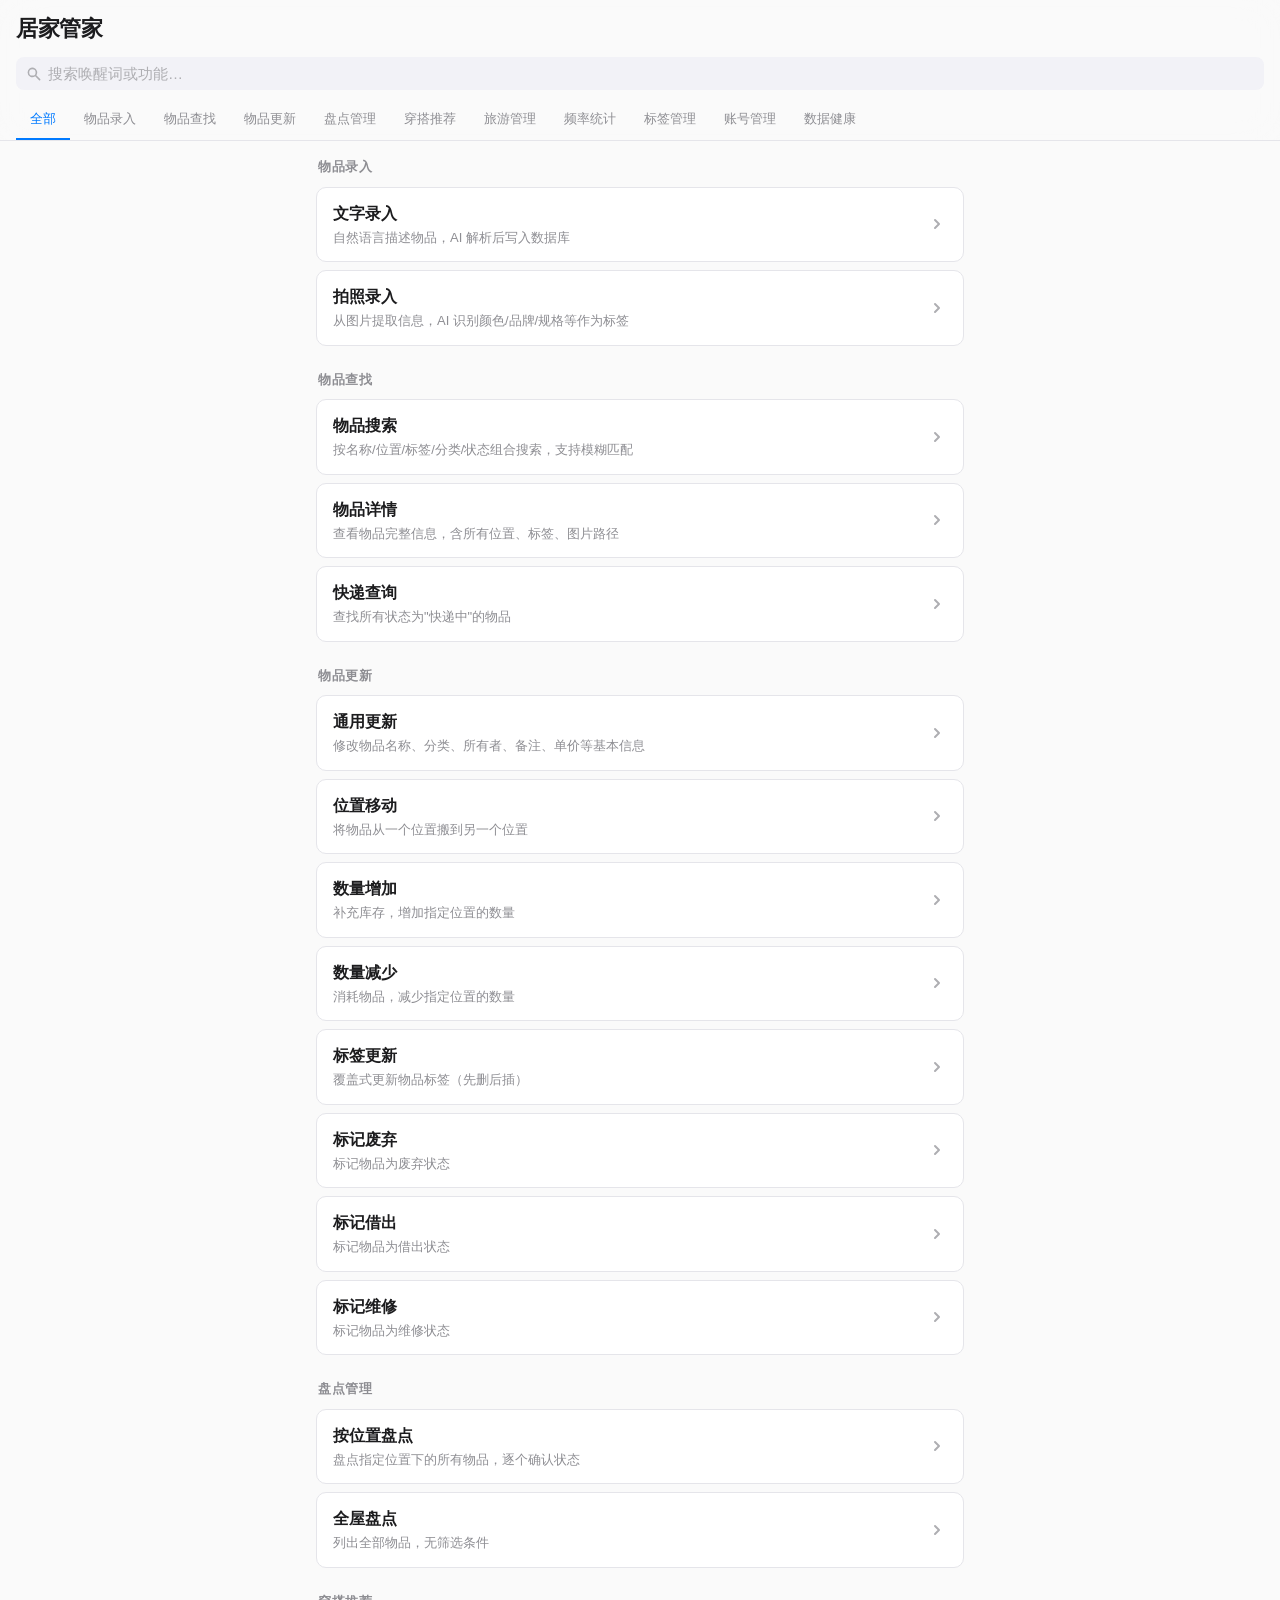
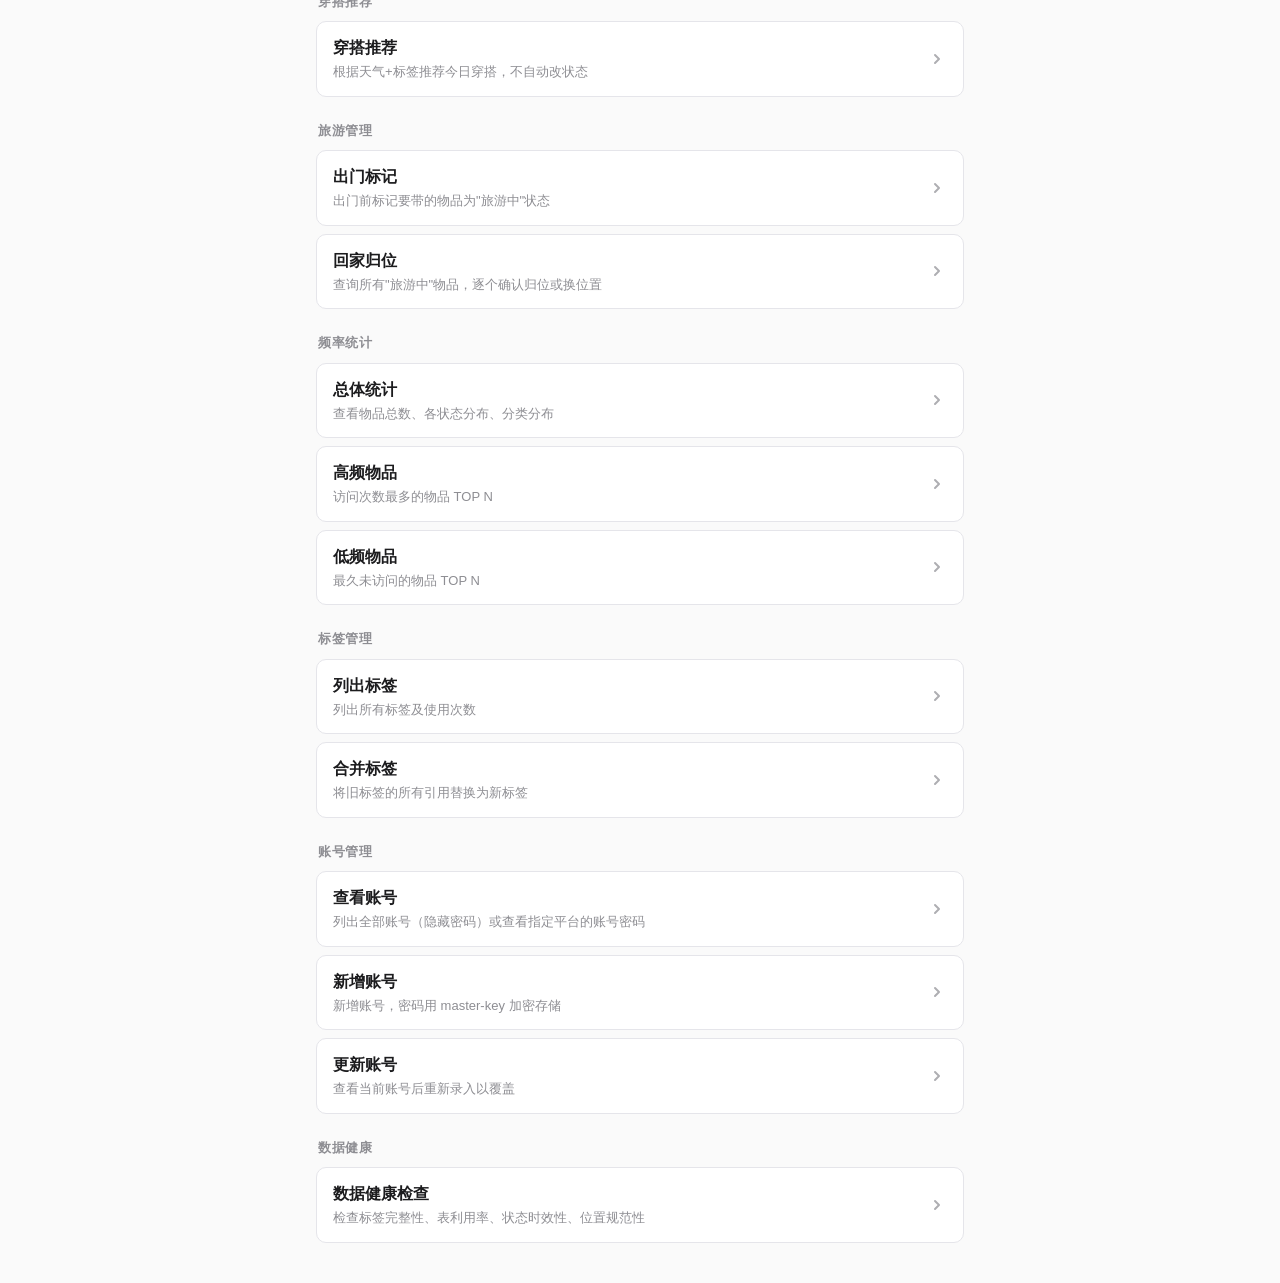
<file: SKILLS/居家管家.html>
<!DOCTYPE html>
<html lang="zh-CN">
<head>
<meta charset="UTF-8">
<meta name="viewport" content="width=device-width, initial-scale=1.0, user-scalable=no">
<title>居家管家 — 功能手册</title>
<style>
*{margin:0;padding:0;box-sizing:border-box}
:root{
  --blue:#007AFF;
  --bg:#FAFAFA;
  --card:#FFFFFF;
  --border:#E5E5EA;
  --text:#1C1C1E;
  --text2:#8E8E93;
  --text3:#AEAEB2;
  --radius:10px;
  --font:-apple-system,BlinkMacSystemFont,"SF Pro Text","SF Pro Display","Helvetica Neue","PingFang SC",sans-serif;
}
html{font-size:16px;-webkit-text-size-adjust:100%}
body{
  font-family:var(--font);
  background:var(--bg);
  color:var(--text);
  line-height:1.5;
  min-height:100vh;
  padding-bottom:env(safe-area-inset-bottom,0);
}

/* ── Header ── */
.header{
  position:sticky;top:0;z-index:100;
  background:rgba(250,250,250,0.85);
  backdrop-filter:saturate(180%) blur(20px);
  -webkit-backdrop-filter:saturate(180%) blur(20px);
  border-bottom:0.5px solid var(--border);
  padding:12px 16px 0;
}
.header h1{
  font-size:22px;font-weight:700;letter-spacing:-0.3px;
  margin-bottom:12px;
}

/* ── Search ── */
.search-wrap{
  position:relative;margin-bottom:12px;
}
.search-wrap svg{
  position:absolute;left:10px;top:50%;transform:translateY(-50%);
  width:16px;height:16px;color:var(--text3);pointer-events:none;
}
#search{
  width:100%;padding:8px 12px 8px 32px;
  font-size:15px;font-family:var(--font);
  background:#F2F2F7;border:none;border-radius:8px;
  outline:none;color:var(--text);
  transition:background .2s;
}
#search:focus{background:#E8E8ED}
#search::placeholder{color:var(--text3)}

/* ── Tabs ── */
.tabs{
  display:flex;gap:0;overflow-x:auto;
  -webkit-overflow-scrolling:touch;
  scrollbar-width:none;
  margin:0 -16px;padding:0 16px;
}
.tabs::-webkit-scrollbar{display:none}
.tab{
  flex-shrink:0;
  padding:8px 14px 10px;
  font-size:13px;font-weight:500;
  color:var(--text2);
  border:none;background:none;
  cursor:pointer;
  border-bottom:2px solid transparent;
  transition:color .2s,border-color .2s;
  white-space:nowrap;
  font-family:var(--font);
}
.tab.active{color:var(--blue);border-bottom-color:var(--blue)}
.tab:hover{color:var(--text)}

/* ── Main ── */
.main{padding:16px;max-width:680px;margin:0 auto}

/* ── Category section ── */
.cat-section{margin-bottom:24px}
.cat-title{
  font-size:13px;font-weight:600;
  color:var(--text2);text-transform:uppercase;
  letter-spacing:0.5px;margin-bottom:10px;
  padding-left:2px;
}

/* ── Module card ── */
.mod{
  background:var(--card);
  border-radius:var(--radius);
  border:0.5px solid var(--border);
  margin-bottom:8px;
  overflow:hidden;
  transition:box-shadow .2s;
}
.mod:hover{box-shadow:0 1px 3px rgba(0,0,0,0.04)}

.mod-header{
  padding:14px 16px;
  cursor:pointer;
  display:flex;align-items:center;justify-content:space-between;
  -webkit-tap-highlight-color:transparent;
  user-select:none;
}
.mod-header:active{background:#F8F8FA}

.mod-name{
  font-size:16px;font-weight:600;
  color:var(--text);
}
.mod-desc{
  font-size:13px;color:var(--text2);
  margin-top:2px;
}
.mod-left{flex:1;min-width:0}
.mod-arrow{
  width:20px;height:20px;flex-shrink:0;
  color:var(--text3);
  transition:transform .25s ease;
  margin-left:8px;
}
.mod.open .mod-arrow{transform:rotate(90deg)}

/* ── Expanded content ── */
.mod-body{
  max-height:0;overflow:hidden;
  transition:max-height .3s ease;
}
.mod.open .mod-body{
  max-height:2000px;
}
.mod-inner{
  padding:0 16px 16px;
  border-top:0.5px solid var(--border);
}

/* ── Wake words ── */
.ww-list{
  display:flex;flex-wrap:wrap;gap:6px;
  margin:12px 0;
}
.ww{
  display:inline-flex;align-items:center;
  padding:5px 12px;
  font-size:14px;font-weight:500;
  color:var(--blue);
  background:rgba(0,122,255,0.08);
  border-radius:16px;
  cursor:pointer;
  transition:background .15s;
  -webkit-tap-highlight-color:transparent;
  user-select:none;
}
.ww:hover{background:rgba(0,122,255,0.14)}
.ww:active{background:rgba(0,122,255,0.2)}
.ww.expanded{
  background:var(--blue);color:#fff;
}

/* ── CLI block ── */
.cli-block{
  display:none;
  margin:8px 0;
  padding:12px 14px;
  background:#F2F2F7;
  border-radius:8px;
  font-size:13px;
  line-height:1.6;
  font-family:"SF Mono","Fira Code","Menlo",monospace;
  color:var(--text);
  word-break:break-all;
  white-space:pre-wrap;
}
.cli-block.show{display:block}
.cli-label{
  font-size:11px;font-weight:600;
  color:var(--text3);text-transform:uppercase;
  letter-spacing:0.5px;margin-bottom:4px;
  font-family:var(--font);
}
.cli-cmd{
  cursor:pointer;
  padding:2px 0;
  transition:color .15s;
}
.cli-cmd:hover{color:var(--blue)}

/* ── Execution flow ── */
.exec-block{
  display:none;
  margin:8px 0 4px;
  padding:12px 14px;
  background:#F9F9FB;
  border-radius:8px;
  font-size:13px;
  line-height:1.7;
  border:0.5px solid var(--border);
}
.exec-block.show{display:block}
.exec-title{
  font-size:12px;font-weight:600;
  color:var(--text2);margin-bottom:8px;
}
.exec-table{
  font-size:13px;margin:4px 0;
}
.exec-table code{
  background:#E8E8ED;padding:1px 5px;
  border-radius:4px;font-family:"SF Mono","Menlo",monospace;
  font-size:12px;
}
.exec-side{
  margin-top:8px;padding-top:8px;
  border-top:0.5px solid var(--border);
  font-size:12px;color:var(--text2);
}
.exec-side strong{color:var(--text);font-weight:600}

/* ── Empty state ── */
.empty{
  text-align:center;
  padding:48px 16px;
  color:var(--text3);
  font-size:15px;
}

/* ── Responsive ── */
@media(max-width:375px){
  .header h1{font-size:20px}
  .tab{font-size:12px;padding:6px 10px 8px}
  .mod-name{font-size:15px}
}
</style>
</head>
<body>

<div class="header">
  <h1>居家管家</h1>
  <div class="search-wrap">
    <svg viewBox="0 0 20 20" fill="currentColor"><path fill-rule="evenodd" d="M8 4a4 4 0 100 8 4 4 0 000-8zM2 8a6 6 0 1110.89 3.476l4.817 4.817a1 1 0 01-1.414 1.414l-4.816-4.816A6 6 0 012 8z" clip-rule="evenodd"/></svg>
    <input type="text" id="search" placeholder="搜索唤醒词或功能…" autocomplete="off" />
  </div>
  <div class="tabs" id="tabs"></div>
</div>

<div class="main" id="main"></div>

<script>
// ── Data ──
const DATA = [
  {
    cat: "物品录入",
    modules: [
      {
        name: "文字录入",
        wakeWords: ["录物品"],
        cli: 'add --name "XX" --category "XX" --location "XX" --tags "标签1,标签2"',
        desc: "自然语言描述物品，AI 解析后写入数据库",
        exec: {
          tables: ["items", "item_locations", "item_tags"],
          fields: "items: name, category, owner, purchase_price, remark, photo, created_at, updated_at\nitem_locations: item_id, location, quantity, location_status, purchase_date, expiration_date\nitem_tags: item_id, tag",
          side: "自动生成 items.id；location 含\"快递\"时自动设 location_status=\"快递中\"；access_count 不变"
        }
      },
      {
        name: "拍照录入",
        wakeWords: ["拍物品"],
        cli: 'add --name "XX" --category "XX" --location "XX"\n→ 得到 ID\n→ update --id {ID} --photo "photos/{ID}_XX.jpg" --tags "颜色,品牌,规格…"',
        desc: "从图片提取信息，AI 识别颜色/品牌/规格等作为标签",
        exec: {
          tables: ["items", "item_locations", "item_tags"],
          fields: "items: name, category, owner, photo, updated_at\nitem_locations: item_id, location, quantity, location_status\nitem_tags: item_id, tag",
          side: "分两步：先 add 得到 ID，再 update 写入 photo 和 tags；图片存储在 photos/ 目录"
        }
      }
    ]
  },
  {
    cat: "物品查找",
    modules: [
      {
        name: "物品搜索",
        wakeWords: ["查物品"],
        cli: 'search --name "XX"\nsearch --location "XX"\nsearch --tag "XX"\nsearch --name "XX" --tag "白色" --location "卧室"',
        desc: "按名称/位置/标签/分类/状态组合搜索，支持模糊匹配",
        exec: {
          tables: ["items", "item_locations", "item_tags"],
          fields: "查询 items.*（DISTINCT）\nJOIN item_locations（当有 location/status 条件时）\nJOIN item_tags（当有 tag 条件时）",
          side: "只读操作，不修改任何数据；access_count 不变"
        }
      },
      {
        name: "物品详情",
        wakeWords: ["看物品"],
        cli: "detail --id {ID}",
        desc: "查看物品完整信息，含所有位置、标签、图片路径",
        exec: {
          tables: ["items", "item_locations", "item_tags"],
          fields: "读取 items 全部字段\n读取 item_locations: location, quantity, reason, location_status, purchase_date, expiration_date\n读取 item_tags: tag",
          side: "access_count +1，last_accessed_at 更新为当前时间"
        }
      },
      {
        name: "快递查询",
        wakeWords: ["查快递"],
        cli: 'search --status "快递中"',
        desc: "查找所有状态为\"快递中\"的物品",
        exec: {
          tables: ["items", "item_locations"],
          fields: "查询 items.*\nJOIN item_locations WHERE location_status = '快递中'",
          side: "只读操作；access_count 不变"
        }
      }
    ]
  },
  {
    cat: "物品更新",
    modules: [
      {
        name: "通用更新",
        wakeWords: ["改物品"],
        cli: "update --id {ID} --name \"新名称\" --remark \"新备注\"\nupdate --id {ID} --category \"新分类\"",
        desc: "修改物品名称、分类、所有者、备注、单价等基本信息",
        exec: {
          tables: ["items"],
          fields: "items: name / category / owner / remark / purchase_price / photo（按需更新）+ updated_at",
          side: "access_count +1，last_accessed_at 更新"
        }
      },
      {
        name: "位置移动",
        wakeWords: ["移物品"],
        cli: 'update --id {ID} --new-location "厨房/冰箱" --location "客厅/茶几"',
        desc: "将物品从一个位置搬到另一个位置",
        exec: {
          tables: ["item_locations", "items"],
          fields: "item_locations: location → 新位置 + updated_at\nitems: updated_at",
          side: "access_count +1；如同时传 --location-status 则作用于新位置"
        }
      },
      {
        name: "数量增加",
        wakeWords: ["补物品"],
        cli: 'update --id {ID} --plus 3\nupdate --id {ID} --plus 2 --location "客厅/冰箱"',
        desc: "补充库存，增加指定位置的数量",
        exec: {
          tables: ["item_locations", "items"],
          fields: "item_locations: quantity += N + updated_at\nitems: updated_at",
          side: "access_count +1；如原状态为\"已用完/已废弃\"，AI 必须询问新状态"
        }
      },
      {
        name: "数量减少",
        wakeWords: ["减物品"],
        cli: 'update --id {ID} --minus 1\nupdate --id {ID} --minus 1 --location "客厅/冰箱"',
        desc: "消耗物品，减少指定位置的数量",
        exec: {
          tables: ["item_locations", "items"],
          fields: "item_locations: quantity -= N + updated_at\nitems: updated_at",
          side: "access_count +1；quantity 减到 0 时，该位置记录自动删除"
        }
      },
      {
        name: "标签更新",
        wakeWords: ["标物品"],
        cli: 'update --id {ID} --tags "新标签1,新标签2"',
        desc: "覆盖式更新物品标签（先删后插）",
        exec: {
          tables: ["item_tags", "items"],
          fields: "item_tags: DELETE 全部旧标签 → INSERT 新标签\nitems: updated_at",
          side: "access_count +1；是覆盖操作，不是追加"
        }
      },
      {
        name: "标记废弃",
        wakeWords: ["废物品"],
        cli: 'update --id {ID} --location-status "已废弃"',
        desc: "标记物品为废弃状态",
        exec: {
          tables: ["item_locations", "items"],
          fields: "item_locations: location_status = '已废弃' + updated_at\nitems: updated_at",
          side: "access_count +1；quantity 保持原值不变"
        }
      },
      {
        name: "标记借出",
        wakeWords: ["借物品"],
        cli: 'update --id {ID} --location-status "借用中"',
        desc: "标记物品为借出状态",
        exec: {
          tables: ["item_locations", "items"],
          fields: "item_locations: location_status = '借用中' + updated_at\nitems: updated_at",
          side: "access_count +1"
        }
      },
      {
        name: "标记维修",
        wakeWords: ["修物品"],
        cli: 'update --id {ID} --location-status "维修中"',
        desc: "标记物品为维修状态",
        exec: {
          tables: ["item_locations", "items"],
          fields: "item_locations: location_status = '维修中' + updated_at\nitems: updated_at",
          side: "access_count +1"
        }
      }
    ]
  },
  {
    cat: "盘点管理",
    modules: [
      {
        name: "按位置盘点",
        wakeWords: ["盘物品"],
        cli: 'inventory --location "卧室/衣柜"',
        desc: "盘点指定位置下的所有物品，逐个确认状态",
        exec: {
          tables: ["items", "item_locations", "item_tags"],
          fields: "查询 items.* + item_locations.location/quantity/location_status\nJOIN item_locations WHERE location LIKE '%位置%'\n读取 item_tags",
          side: "只读操作，access_count 不变；盘点中用户可触发 update 修改"
        }
      },
      {
        name: "全屋盘点",
        wakeWords: ["盘全部"],
        cli: "list",
        desc: "列出全部物品，无筛选条件",
        exec: {
          tables: ["items", "item_locations", "item_tags"],
          fields: "查询 items.* 全部\n读取每个物品的 item_locations 和 item_tags",
          side: "只读操作，access_count 不变"
        }
      }
    ]
  },
  {
    cat: "穿搭推荐",
    modules: [
      {
        name: "穿搭推荐",
        wakeWords: ["穿什么"],
        cli: 'list --category "衣物" --status "在家"\nlist --category "鞋帽" --status "在家"',
        desc: "根据天气+标签推荐今日穿搭，不自动改状态",
        exec: {
          tables: ["items", "item_locations", "item_tags"],
          fields: "查询 items WHERE category IN ('衣物','鞋帽')\nJOIN item_locations WHERE location_status = '在家'\n读取 item_tags 用于季节/材质匹配",
          side: "只读操作；AI 根据温度+天气通过 tags 匹配推荐，不改任何状态"
        }
      }
    ]
  },
  {
    cat: "旅游管理",
    modules: [
      {
        name: "出门标记",
        wakeWords: ["带物品"],
        cli: 'update --id {ID} --location-status "旅游中"',
        desc: "出门前标记要带的物品为\"旅游中\"状态",
        exec: {
          tables: ["item_locations", "items"],
          fields: "item_locations: location_status = '旅游中' + updated_at\nitems: updated_at",
          side: "access_count +1"
        }
      },
      {
        name: "回家归位",
        wakeWords: ["归物品"],
        cli: 'search --status "旅游中"\n→ 逐个 update --id {ID} --location-status "在家"\n→ 可选 update --id {ID} --new-location "新位置" --location-status "在家"',
        desc: "查询所有\"旅游中\"物品，逐个确认归位或换位置",
        exec: {
          tables: ["items", "item_locations"],
          fields: "item_locations: location_status = '在家' + updated_at\n（可选）item_locations: location = 新位置\nitems: updated_at",
          side: "access_count +1（每次 update 都 +1）；逐个确认，不批量修改"
        }
      }
    ]
  },
  {
    cat: "频率统计",
    modules: [
      {
        name: "总体统计",
        wakeWords: ["统物品"],
        cli: "stats --type summary",
        desc: "查看物品总数、各状态分布、分类分布",
        exec: {
          tables: ["items", "item_locations"],
          fields: "items: COUNT(*)\nitem_locations: GROUP BY location_status → 各状态数量\nitems: GROUP BY category → 各分类数量",
          side: "只读操作"
        }
      },
      {
        name: "高频物品",
        wakeWords: ["查高频"],
        cli: "stats --type frequent --limit 20",
        desc: "访问次数最多的物品 TOP N",
        exec: {
          tables: ["items", "item_tags"],
          fields: "items: ORDER BY access_count DESC LIMIT N\n读取 item_tags",
          side: "只读操作"
        }
      },
      {
        name: "低频物品",
        wakeWords: ["查低频"],
        cli: "stats --type dormant --limit 20",
        desc: "最久未访问的物品 TOP N",
        exec: {
          tables: ["items", "item_tags"],
          fields: "items: WHERE last_accessed_at IS NOT NULL ORDER BY last_accessed_at ASC LIMIT N\n读取 item_tags",
          side: "只读操作"
        }
      }
    ]
  },
  {
    cat: "标签管理",
    modules: [
      {
        name: "列出标签",
        wakeWords: ["看标签"],
        cli: "tag-list",
        desc: "列出所有标签及使用次数",
        exec: {
          tables: ["item_tags"],
          fields: "SELECT tag, COUNT(*) FROM item_tags GROUP BY tag ORDER BY cnt DESC",
          side: "只读操作"
        }
      },
      {
        name: "合并标签",
        wakeWords: ["合标签"],
        cli: 'tag-merge --from "白" --to "白色"',
        desc: "将旧标签的所有引用替换为新标签",
        exec: {
          tables: ["item_tags"],
          fields: "对每个含旧标签的 item_id：\n  INSERT OR IGNORE (item_id, 新标签)\n  DELETE (item_id, 旧标签)",
          side: "旧标签完全消失；如果新标签已存在于某物品则跳过（UNIQUE 约束）"
        }
      }
    ]
  },
  {
    cat: "账号管理",
    modules: [
      {
        name: "查看账号",
        wakeWords: ["查账号"],
        cli: 'account --action list\naccount --action show --platform "XX" --master-key "XX"',
        desc: "列出全部账号（隐藏密码）或查看指定平台的账号密码",
        exec: {
          tables: ["accounts"],
          fields: "list: SELECT id, platform, username, tags, note, created_at\nshow: SELECT * WHERE platform = ? → 解密 encrypted_password",
          side: "list 不需密钥；show 需要 master-key 验证后解密密码"
        }
      },
      {
        name: "新增账号",
        wakeWords: ["存账号"],
        cli: 'account --action add --platform "XX" --user "XX" --pass "XX" --master-key "XX"',
        desc: "新增账号，密码用 master-key 加密存储",
        exec: {
          tables: ["accounts"],
          fields: "INSERT: platform, username, encrypted_password, tags, note, created_at, updated_at",
          side: "platform 有 UNIQUE 约束，重复会报错；密码用 Fernet 对称加密"
        }
      },
      {
        name: "更新账号",
        wakeWords: ["改账号"],
        cli: 'account --action show --platform "XX" --master-key "XX"\n→ 确认后重新 account --action add（覆盖）',
        desc: "查看当前账号后重新录入以覆盖",
        exec: {
          tables: ["accounts"],
          fields: "show: 读取并解密密码\nadd: INSERT OR REPLACE platform, encrypted_password 等",
          side: "本质是删除旧记录+插入新记录（通过 UNIQUE 约束实现覆盖）"
        }
      }
    ]
  },
  {
    cat: "数据健康",
    modules: [
      {
        name: "数据健康检查",
        wakeWords: ["查异常"],
        cli: "（无 CLI，AI 执行 Lint 检查逻辑）",
        desc: "检查标签完整性、表利用率、状态时效性、位置规范性",
        exec: {
          tables: ["items", "item_locations", "item_tags"],
          fields: "AI 执行多条只读查询：\n- items: 检查分类/位置/状态合理性\n- item_tags: 检查是否有物品无标签\n- item_locations: 检查相似位置路径、位置路径级数\n- item_locations: 检查快递中/旅游中/洗护中/维修中 是否超时",
          side: "只读检查，不修改任何数据；发现问题后列出清单让用户确认处理"
        }
      }
    ]
  }
];

// ── Database schema (for reference) ──
const DB_SCHEMA = [
  { name: "items", desc: "物品主表", fields: [
    {f:"id",t:"INTEGER",d:"主键自增"},
    {f:"name",t:"TEXT",d:"物品名称"},
    {f:"category",t:"TEXT",d:"大类（28类）"},
    {f:"owner",t:"TEXT",d:"所有者（默认\"使用者\"）"},
    {f:"purchase_price",t:"REAL",d:"单价（元/件）"},
    {f:"remark",t:"TEXT",d:"备注"},
    {f:"photo",t:"TEXT",d:"图片相对路径"},
    {f:"access_count",t:"INTEGER",d:"被访问次数"},
    {f:"last_accessed_at",t:"TIMESTAMP",d:"最后访问时间"},
    {f:"created_at",t:"TIMESTAMP",d:"创建时间"},
    {f:"updated_at",t:"TIMESTAMP",d:"更新时间"}
  ]},
  { name: "item_locations", desc: "物品位置表（支持一物多位置）", fields: [
    {f:"id",t:"INTEGER",d:"主键自增"},
    {f:"item_id",t:"INTEGER",d:"关联 items.id"},
    {f:"location",t:"TEXT",d:"位置路径（如 客厅/冰箱/上层）"},
    {f:"quantity",t:"INTEGER",d:"该位置数量（=0 时自动删除）"},
    {f:"reason",t:"TEXT",d:"原因（可选）"},
    {f:"location_status",t:"TEXT",d:"位置状态（在家/备用/借用中等）"},
    {f:"purchase_date",t:"TEXT",d:"购买日期 YYYY-MM-DD"},
    {f:"expiration_date",t:"TEXT",d:"过期日期 YYYY-MM-DD"},
    {f:"created_at",t:"TEXT",d:"创建时间"},
    {f:"updated_at",t:"TEXT",d:"更新时间"}
  ]},
  { name: "item_tags", desc: "标签表（同一物品同标签不重复）", fields: [
    {f:"id",t:"INTEGER",d:"主键自增"},
    {f:"item_id",t:"INTEGER",d:"关联 items.id"},
    {f:"tag",t:"TEXT",d:"标签名"}
  ]},
  { name: "accounts", desc: "账号密码表（加密存储）", fields: [
    {f:"id",t:"INTEGER",d:"主键自增"},
    {f:"platform",t:"TEXT",d:"平台名（UNIQUE）"},
    {f:"username",t:"TEXT",d:"用户名"},
    {f:"encrypted_password",t:"TEXT",d:"加密后的密码"},
    {f:"tags",t:"TEXT",d:"标签"},
    {f:"note",t:"TEXT",d:"备注"},
    {f:"created_at",t:"TEXT",d:"创建时间"},
    {f:"updated_at",t:"TEXT",d:"更新时间"}
  ]}
];

// ── Statuses ──
const STATUSES = [
  {s:"在家",d:"在固定位置",e:"默认状态、归位后"},
  {s:"备用",d:"备用库存",e:"囤货、未拆封替换品"},
  {s:"穿着中",d:"正在身上使用",e:"衣服穿在身上"},
  {s:"旅游中",d:"带出去旅游",e:"出行前确认"},
  {s:"洗护中",d:"在洗衣机/晾衣架",e:"脏衣服送洗"},
  {s:"借用中",d:"借给朋友",e:"外借确认"},
  {s:"维修中",d:"坏了在修",e:"送修确认"},
  {s:"已用完",d:"消耗品用完",e:"quantity 归 0"},
  {s:"快递中",d:"已下单/在配送",e:"网购等待收货"},
  {s:"待处理",d:"需要清理或处理",e:"待整理物品"},
  {s:"已废弃",d:"废弃了",e:"用户明确表态"}
];

// ── Render ──
const $tabs = document.getElementById('tabs');
const $main = document.getElementById('main');
const $search = document.getElementById('search');

// Build tabs
let activeCat = 0;
const allTab = document.createElement('button');
allTab.className = 'tab active';
allTab.textContent = '全部';
allTab.dataset.idx = '-1';
$tabs.appendChild(allTab);

DATA.forEach((cat, i) => {
  const btn = document.createElement('button');
  btn.className = 'tab';
  btn.textContent = cat.cat;
  btn.dataset.idx = String(i);
  $tabs.appendChild(btn);
});

// Build all content
function render(filter = '', catIdx = -1) {
  $main.innerHTML = '';
  let found = false;
  const q = filter.toLowerCase();

  DATA.forEach((cat, ci) => {
    if (catIdx !== -1 && ci !== catIdx) return;

    const filtered = cat.modules.filter(m => {
      if (!q) return true;
      if (m.name.toLowerCase().includes(q)) return true;
      if (m.desc.toLowerCase().includes(q)) return true;
      return m.wakeWords.some(w => w.includes(q));
    });

    if (!filtered.length) return;
    found = true;

    const sec = document.createElement('div');
    sec.className = 'cat-section';
    sec.innerHTML = `<div class="cat-title">${cat.cat}</div>`;

    filtered.forEach(m => {
      const card = document.createElement('div');
      card.className = 'mod';

      // Build wake word buttons
      const wwHtml = m.wakeWords.map(w =>
        `<span class="ww" data-cmd="${esc(m.cli)}">${esc(w)}</span>`
      ).join('');

      // Build execution detail
      const exec = m.exec;
      const execHtml = `
        <div class="exec-block">
          <div class="exec-title">执行流程</div>
          <div class="exec-table">
            <strong>涉及表：</strong>${exec.tables.map(t=>'<code>'+t+'</code>').join(' ')}
          </div>
          <div class="exec-table" style="white-space:pre-wrap;margin-top:6px">
            <strong>操作字段：</strong>\n${esc(exec.fields)}
          </div>
          <div class="exec-side">
            <strong>副作用：</strong>${esc(exec.side)}
          </div>
        </div>`;

      card.innerHTML = `
        <div class="mod-header">
          <div class="mod-left">
            <div class="mod-name">${esc(m.name)}</div>
            <div class="mod-desc">${esc(m.desc)}</div>
          </div>
          <svg class="mod-arrow" viewBox="0 0 20 20" fill="currentColor">
            <path fill-rule="evenodd" d="M7.293 14.707a1 1 0 010-1.414L10.586 10 7.293 6.707a1 1 0 011.414-1.414l4 4a1 1 0 010 1.414l-4 4a1 1 0 01-1.414 0z" clip-rule="evenodd"/>
          </svg>
        </div>
        <div class="mod-body">
          <div class="mod-inner">
            <div style="font-size:12px;color:var(--text3);margin:12px 0 6px;font-weight:600;letter-spacing:0.3px">唤醒词</div>
            <div class="ww-list">${wwHtml}</div>
            <div class="cli-block">
              <div class="cli-label">CLI 命令 <span style="font-weight:400;text-transform:none">（点击展开执行流程）</span></div>
              <div class="cli-cmd">${esc(m.cli)}</div>
            </div>
            ${execHtml}
          </div>
        </div>
      `;
      sec.appendChild(card);
    });

    $main.appendChild(sec);
  });

  if (!found) {
    $main.innerHTML = '<div class="empty">没有匹配的结果</div>';
  }

  // Bind events
  bindEvents();
}

function bindEvents() {
  // Module expand/collapse
  document.querySelectorAll('.mod-header').forEach(h => {
    h.addEventListener('click', () => {
      const mod = h.parentElement;
      mod.classList.toggle('open');
    });
  });

  // Wake word click → show CLI
  document.querySelectorAll('.ww').forEach(ww => {
    ww.addEventListener('click', (e) => {
      e.stopPropagation();
      const mod = ww.closest('.mod');
      const cliBlock = mod.querySelector('.cli-block');
      const execBlock = mod.querySelector('.exec-block');

      // Toggle this wake word
      const wasExpanded = ww.classList.contains('expanded');

      // Reset all wake words in this module
      mod.querySelectorAll('.ww').forEach(w => w.classList.remove('expanded'));

      if (!wasExpanded) {
        ww.classList.add('expanded');
        cliBlock.classList.add('show');
        // Don't auto-show exec, let user click CLI
      } else {
        cliBlock.classList.remove('show');
        execBlock.classList.remove('show');
      }
    });
  });

  // CLI command click → show execution flow
  document.querySelectorAll('.cli-cmd').forEach(cmd => {
    cmd.addEventListener('click', (e) => {
      e.stopPropagation();
      const mod = cmd.closest('.mod');
      const execBlock = mod.querySelector('.exec-block');
      execBlock.classList.toggle('show');
    });
  });
}

function esc(s) {
  const d = document.createElement('div');
  d.textContent = s;
  return d.innerHTML;
}

// ── Tab switching ──
$tabs.addEventListener('click', (e) => {
  const btn = e.target.closest('.tab');
  if (!btn) return;
  $tabs.querySelectorAll('.tab').forEach(t => t.classList.remove('active'));
  btn.classList.add('active');
  activeCat = parseInt(btn.dataset.idx);
  render($search.value.trim(), activeCat);
});

// ── Search ──
let searchTimer;
$search.addEventListener('input', () => {
  clearTimeout(searchTimer);
  searchTimer = setTimeout(() => {
    render($search.value.trim(), activeCat);
  }, 150);
});

// ── Initial render ──
render();
</script>
</body>
</html>
</file>
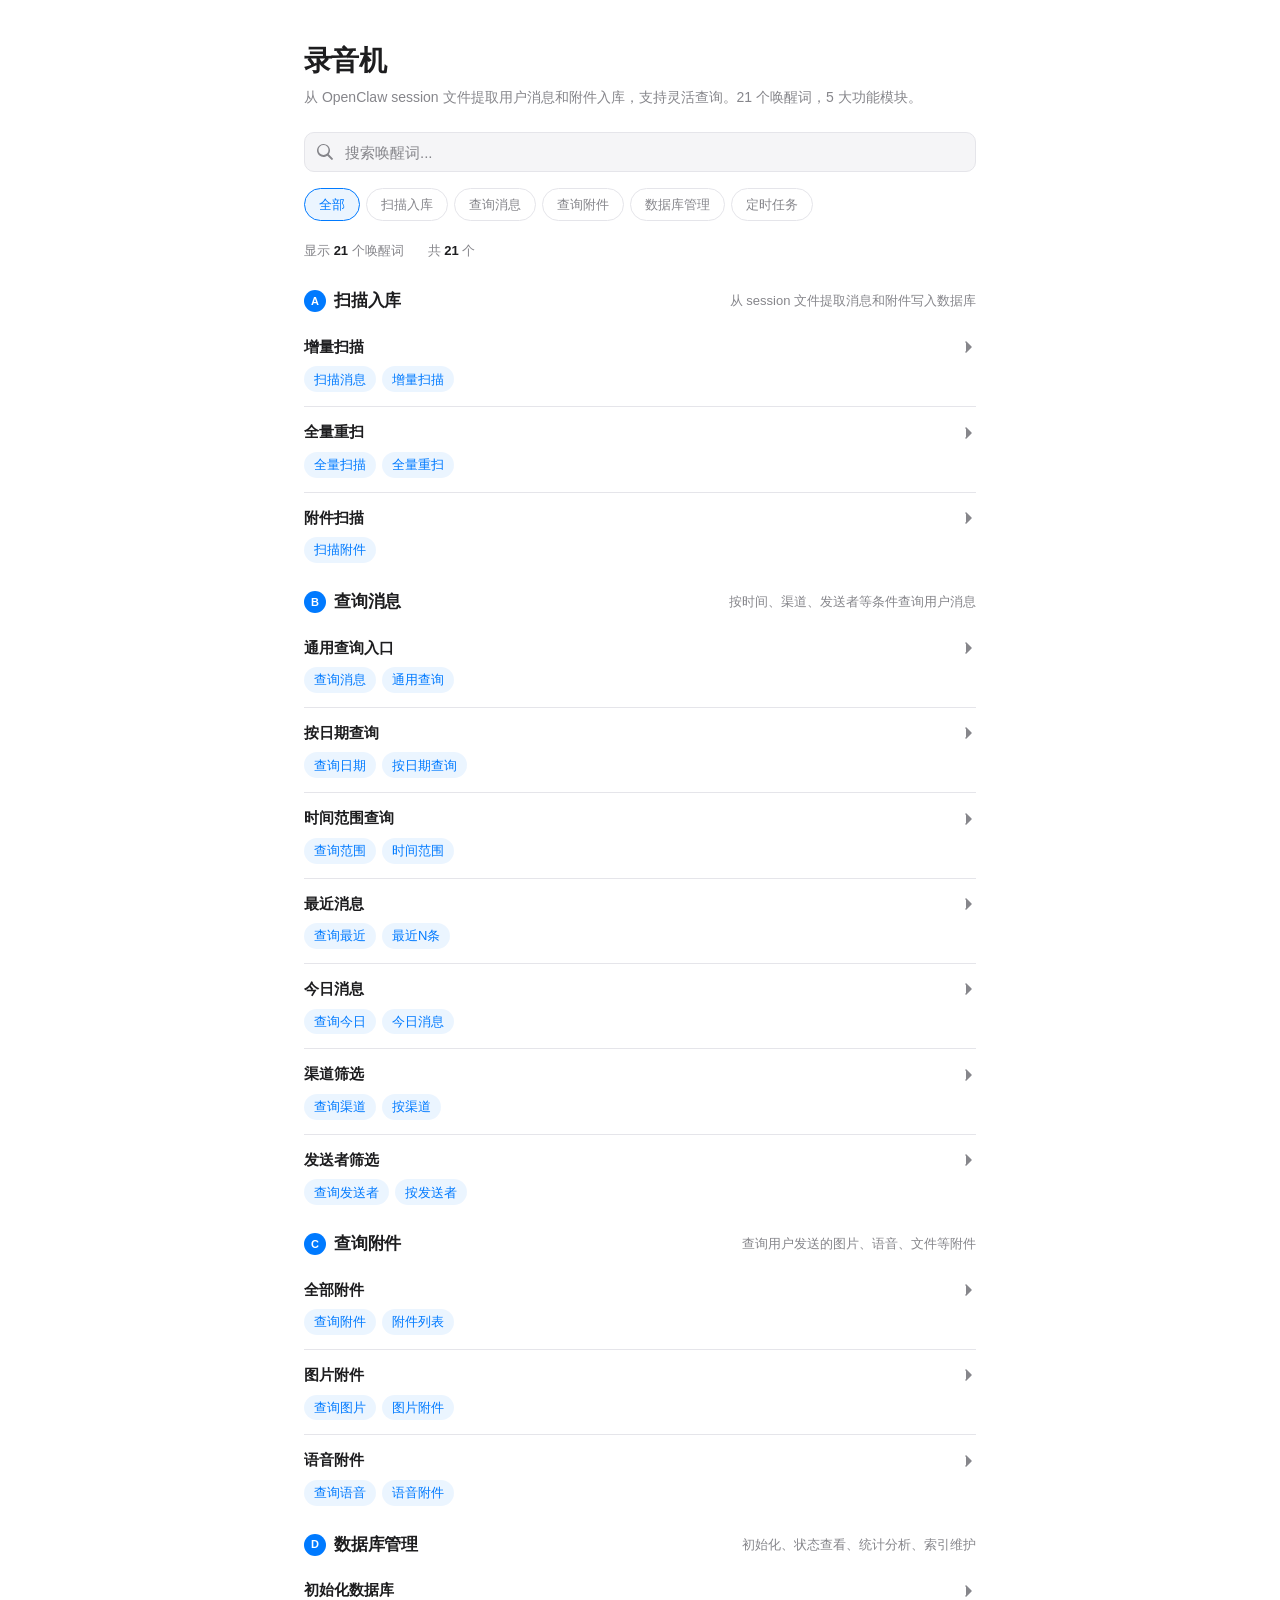
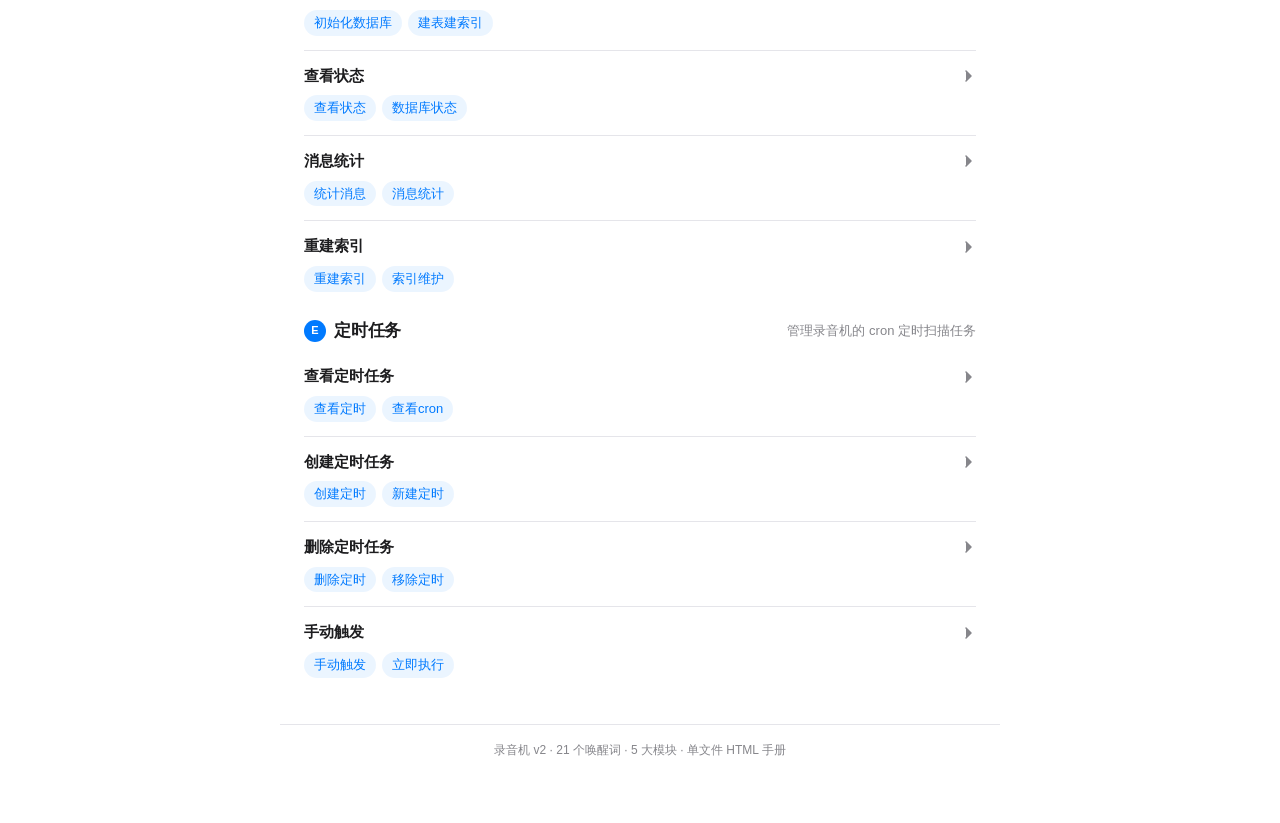
<file: SKILLS/录音机.html>
<!DOCTYPE html>
<html lang="zh-CN">
<head>
<meta charset="UTF-8">
<meta name="viewport" content="width=device-width, initial-scale=1.0, maximum-scale=1.0, user-scalable=no">
<title>录音机 - 功能手册</title>
<style>
:root {
  --blue: #007AFF;
  --blue-light: rgba(0,122,255,0.08);
  --bg: #FFFFFF;
  --bg-secondary: #F5F5F7;
  --text: #1D1D1F;
  --text-secondary: #86868B;
  --border: #E5E5EA;
  --radius: 10px;
  --font: -apple-system, BlinkMacSystemFont, "SF Pro Text", "SF Pro Display", "Helvetica Neue", "PingFang SC", sans-serif;
  --mono: "SF Mono", "Cascadia Code", "Fira Code", Menlo, Consolas, monospace;
}
* { box-sizing: border-box; margin: 0; padding: 0; }
html { -webkit-text-size-adjust: 100%; }
body {
  font-family: var(--font);
  background: var(--bg);
  color: var(--text);
  line-height: 1.5;
  -webkit-font-smoothing: antialiased;
  -moz-osx-font-smoothing: grayscale;
  padding-bottom: 3rem;
}

/* ── Header ── */
.header {
  padding: 2.5rem 1.5rem 1.5rem;
  max-width: 720px;
  margin: 0 auto;
}
.header h1 {
  font-size: 1.75rem;
  font-weight: 700;
  letter-spacing: -0.02em;
  margin-bottom: 0.25rem;
}
.header .desc {
  font-size: 0.875rem;
  color: var(--text-secondary);
  line-height: 1.6;
}

/* ── Search ── */
.search-wrap {
  max-width: 720px;
  margin: 0 auto;
  padding: 0 1.5rem 1rem;
  position: sticky;
  top: 0;
  z-index: 10;
  background: var(--bg);
}
.search-box {
  width: 100%;
  padding: 0.65rem 1rem 0.65rem 2.5rem;
  border: 1px solid var(--border);
  border-radius: var(--radius);
  font-size: 0.9375rem;
  font-family: var(--font);
  outline: none;
  background: var(--bg-secondary) url("data:image/svg+xml,%3Csvg xmlns='http://www.w3.org/2000/svg' width='16' height='16' fill='%2386868B' viewBox='0 0 16 16'%3E%3Cpath d='M11.742 10.344a6.5 6.5 0 10-1.397 1.398h-.001l3.85 3.85a1 1 0 001.415-1.414l-3.85-3.85zm-5.242.656a5 5 0 110-10 5 5 0 010 10z'/%3E%3C/svg%3E") no-repeat 0.75rem center;
  transition: border-color 0.2s;
}
.search-box:focus { border-color: var(--blue); }
.search-box::placeholder { color: var(--text-secondary); }

/* ── Tabs ── */
.tabs {
  max-width: 720px;
  margin: 0 auto;
  padding: 0 1.5rem 1.25rem;
  display: flex;
  gap: 0.375rem;
  overflow-x: auto;
  -webkit-overflow-scrolling: touch;
  scrollbar-width: none;
}
.tabs::-webkit-scrollbar { display: none; }
.tab {
  flex-shrink: 0;
  padding: 0.4rem 0.875rem;
  font-size: 0.8125rem;
  font-weight: 500;
  color: var(--text-secondary);
  background: none;
  border: 1px solid var(--border);
  border-radius: 100px;
  cursor: pointer;
  transition: all 0.2s;
  white-space: nowrap;
  font-family: var(--font);
}
.tab:hover { color: var(--text); border-color: var(--text-secondary); }
.tab.active {
  color: var(--blue);
  border-color: var(--blue);
  background: var(--blue-light);
}

/* ── Stats bar ── */
.stats {
  max-width: 720px;
  margin: 0 auto;
  padding: 0 1.5rem 1rem;
  display: flex;
  gap: 1.5rem;
  font-size: 0.8125rem;
  color: var(--text-secondary);
}
.stats .count { font-weight: 600; color: var(--text); }

/* ── Module section ── */
.section {
  max-width: 720px;
  margin: 0 auto;
  padding: 0 1.5rem;
}
.section-title {
  display: flex;
  align-items: center;
  gap: 0.5rem;
  padding: 0.75rem 0 0.5rem;
}
.section-badge {
  width: 1.375rem;
  height: 1.375rem;
  border-radius: 50%;
  background: var(--blue);
  color: #fff;
  font-size: 0.6875rem;
  font-weight: 700;
  display: flex;
  align-items: center;
  justify-content: center;
  flex-shrink: 0;
}
.section-name {
  font-size: 1.0625rem;
  font-weight: 600;
  letter-spacing: -0.01em;
}
.section-desc {
  font-size: 0.8125rem;
  color: var(--text-secondary);
  margin-left: auto;
}

/* ── Module card ── */
.module {
  border-bottom: 1px solid var(--border);
  padding: 0.875rem 0;
}
.module:last-child { border-bottom: none; }
.module-head {
  display: flex;
  align-items: center;
  justify-content: space-between;
  cursor: pointer;
  -webkit-tap-highlight-color: transparent;
  gap: 0.75rem;
}
.module-name {
  font-size: 0.9375rem;
  font-weight: 600;
  color: var(--text);
  flex-shrink: 0;
}
.module-arrow {
  width: 1rem;
  height: 1rem;
  color: var(--text-secondary);
  transition: transform 0.25s;
  flex-shrink: 0;
}
.module.open .module-arrow { transform: rotate(90deg); }
.module-wakes {
  display: flex;
  flex-wrap: wrap;
  gap: 0.375rem;
  margin-top: 0.5rem;
}
.wake-tag {
  display: inline-flex;
  align-items: center;
  padding: 0.2rem 0.625rem;
  font-size: 0.8125rem;
  font-weight: 500;
  color: var(--blue);
  background: var(--blue-light);
  border-radius: 100px;
  cursor: pointer;
  transition: background 0.15s;
  -webkit-tap-highlight-color: transparent;
}
.wake-tag:hover { background: rgba(0,122,255,0.14); }

/* ── Detail panel (wake word → CLI) ── */
.wake-detail {
  display: none;
  margin-top: 0.625rem;
  padding: 0.75rem 1rem;
  background: var(--bg-secondary);
  border-radius: var(--radius);
}
.wake-detail.show { display: block; }
.wake-detail-title {
  font-size: 0.75rem;
  color: var(--text-secondary);
  margin-bottom: 0.25rem;
  text-transform: uppercase;
  letter-spacing: 0.04em;
}
.cli-line {
  font-family: var(--mono);
  font-size: 0.8125rem;
  color: var(--text);
  word-break: break-all;
  padding: 0.5rem 0.75rem;
  background: var(--bg);
  border-radius: 8px;
  margin: 0.375rem 0;
  cursor: pointer;
  transition: background 0.15s;
  -webkit-tap-highlight-color: transparent;
  border: 1px solid var(--border);
}
.cli-line:hover { border-color: var(--blue); }
.cli-line .click-hint {
  font-family: var(--font);
  font-size: 0.6875rem;
  color: var(--text-secondary);
  margin-left: 0.5rem;
}

/* ── Execution flow panel (CLI → DB details) ── */
.flow-panel {
  display: none;
  margin-top: 0.5rem;
  padding: 0.75rem 1rem;
  background: var(--bg);
  border-radius: 8px;
  border: 1px solid var(--border);
}
.flow-panel.show { display: block; }
.flow-label {
  font-size: 0.6875rem;
  font-weight: 600;
  color: var(--text-secondary);
  text-transform: uppercase;
  letter-spacing: 0.04em;
  margin-bottom: 0.375rem;
  margin-top: 0.625rem;
}
.flow-label:first-child { margin-top: 0; }
.flow-item {
  font-size: 0.8125rem;
  line-height: 1.65;
  color: var(--text);
  padding-left: 0.75rem;
  position: relative;
}
.flow-item::before {
  content: '';
  position: absolute;
  left: 0;
  top: 0.55em;
  width: 4px;
  height: 4px;
  border-radius: 50%;
  background: var(--blue);
}
.flow-table {
  font-family: var(--mono);
  font-size: 0.75rem;
  background: var(--bg-secondary);
  padding: 0.125rem 0.375rem;
  border-radius: 4px;
  color: var(--blue);
}
.flow-field {
  font-family: var(--mono);
  font-size: 0.75rem;
  background: var(--bg-secondary);
  padding: 0.125rem 0.375rem;
  border-radius: 4px;
}
.flow-sql {
  font-family: var(--mono);
  font-size: 0.75rem;
  color: var(--text-secondary);
  display: block;
  margin-top: 0.25rem;
  padding: 0.375rem 0.5rem;
  background: var(--bg-secondary);
  border-radius: 6px;
  overflow-x: auto;
  white-space: pre;
}
.flow-note {
  font-size: 0.8125rem;
  color: var(--text-secondary);
  font-style: italic;
  padding-left: 0.75rem;
  position: relative;
}
.flow-note::before {
  content: '';
  position: absolute;
  left: 0;
  top: 0.55em;
  width: 4px;
  height: 4px;
  border-radius: 50%;
  background: var(--text-secondary);
}

/* ── Hidden ── */
.hidden { display: none !important; }

/* ── No results ── */
.no-results {
  text-align: center;
  padding: 3rem 1rem;
  color: var(--text-secondary);
  font-size: 0.9375rem;
}

/* ── Footer ── */
.footer {
  max-width: 720px;
  margin: 2rem auto 0;
  padding: 1rem 1.5rem;
  border-top: 1px solid var(--border);
  text-align: center;
  font-size: 0.75rem;
  color: var(--text-secondary);
}

/* ── Mobile ── */
@media (max-width: 480px) {
  .header { padding: 1.75rem 1rem 1rem; }
  .header h1 { font-size: 1.5rem; }
  .search-wrap { padding: 0 1rem 0.75rem; }
  .tabs { padding: 0 1rem 1rem; }
  .stats { padding: 0 1rem 0.75rem; gap: 1rem; }
  .section { padding: 0 1rem; }
  .section-desc { display: none; }
  .wake-detail { padding: 0.625rem 0.75rem; }
  .cli-line { font-size: 0.75rem; padding: 0.4rem 0.625rem; }
  .flow-panel { padding: 0.625rem 0.75rem; }
  .flow-sql { font-size: 0.6875rem; }
}
</style>
</head>
<body>

<div class="header">
  <h1>录音机</h1>
  <p class="desc">从 OpenClaw session 文件提取用户消息和附件入库，支持灵活查询。21 个唤醒词，5 大功能模块。</p>
</div>

<div class="search-wrap">
  <input type="text" class="search-box" id="search" placeholder="搜索唤醒词..." autocomplete="off">
</div>

<div class="tabs" id="tabs">
  <button class="tab active" data-cat="all">全部</button>
  <button class="tab" data-cat="scan">扫描入库</button>
  <button class="tab" data-cat="query-msg">查询消息</button>
  <button class="tab" data-cat="query-att">查询附件</button>
  <button class="tab" data-cat="db">数据库管理</button>
  <button class="tab" data-cat="cron">定时任务</button>
</div>

<div class="stats" id="stats">
  <span>显示 <span class="count" id="visible-count">21</span> 个唤醒词</span>
  <span>共 <span class="count">21</span> 个</span>
</div>

<div id="sections">

<!-- ═══════════════════════════════════════════════════════════════════════════ -->
<!-- A. 扫描入库 -->
<!-- ═══════════════════════════════════════════════════════════════════════════ -->
<div class="section" data-cat="scan">
  <div class="section-title">
    <span class="section-badge">A</span>
    <span class="section-name">扫描入库</span>
    <span class="section-desc">从 session 文件提取消息和附件写入数据库</span>
  </div>

  <div class="module" data-wakes="扫描消息,增量扫描">
    <div class="module-head" onclick="toggleModule(this)">
      <span class="module-name">增量扫描</span>
      <svg class="module-arrow" viewBox="0 0 16 16"><path fill="currentColor" d="M6 3l5 5-5 5" fill="none" stroke="currentColor" stroke-width="1.5" stroke-linecap="round" stroke-linejoin="round"/></svg>
    </div>
    <div class="module-wakes">
      <span class="wake-tag" onclick="toggleWake(this)" data-cmd="scan-incremental">扫描消息</span>
      <span class="wake-tag" onclick="toggleWake(this)" data-cmd="scan-incremental">增量扫描</span>
    </div>
    <div class="wake-detail" data-cmd="scan-incremental">
      <div class="wake-detail-title">CLI 命令</div>
      <div class="cli-line" onclick="toggleFlow(this)">python3 scripts/record.py <span class="click-hint">点击查看执行流程</span></div>
      <div class="flow-panel">
        <div class="flow-label">读取</div>
        <div class="flow-item">预加载 <span class="flow-table">scan_checkpoint</span> 全表到内存缓存</div>
        <div class="flow-item">遍历 <code>~/.openclaw/agents/main/sessions/*.jsonl</code>（排除 .trajectory 和 .deleted）</div>
        <div class="flow-item">优先级：有 checkpoint 的活跃文件 > 白纸文件 > checkpoint 历史文件</div>

        <div class="flow-label">写入 - <span class="flow-table">user_messages</span></div>
        <div class="flow-item">逐条 INSERT OR IGNORE，字段：<span class="flow-field">message_id</span> <span class="flow-field">session_file</span> <span class="flow-field">timestamp</span> <span class="flow-field">channel</span> <span class="flow-field">sender_id</span> <span class="flow-field">content</span> <span class="flow-field">date</span> <span class="flow-field">has_attachment</span> <span class="flow-field">created_at</span></div>
        <div class="flow-sql">INSERT OR IGNORE INTO user_messages
  (message_id, session_file, timestamp, channel,
   sender_id, content, date, has_attachment, created_at)
VALUES (?, ?, ?, ?, ?, ?, ?, ?, unixepoch())</div>

        <div class="flow-label">写入 - <span class="flow-table">user_attachments</span></div>
        <div class="flow-item">随消息一起提取附件，INSERT OR IGNORE，字段：<span class="flow-field">file_path</span> <span class="flow-field">file_type</span> 等</div>
        <div class="flow-sql">INSERT OR IGNORE INTO user_attachments
  (message_id, session_file, timestamp, channel,
   sender_id, file_path, file_type, date, created_at)
VALUES (?, ?, ?, ?, ?, ?, ?, ?, unixepoch())</div>

        <div class="flow-label">写入 - <span class="flow-table">scan_checkpoint</span></div>
        <div class="flow-item">每条消息处理完实时更新，每 50 条 commit 一次</div>
        <div class="flow-sql">INSERT OR REPLACE INTO scan_checkpoint
  (session_file, last_timestamp, last_message_id, updated_at)
VALUES (?, ?, ?, unixepoch())</div>

        <div class="flow-label">副作用</div>
        <div class="flow-item">无数据删除，纯增量追加</div>
        <div class="flow-item">message_id 相同的消息会被 IGNORE（去重）</div>
      </div>
    </div>
  </div>

  <div class="module" data-wakes="全量扫描,全量重扫">
    <div class="module-head" onclick="toggleModule(this)">
      <span class="module-name">全量重扫</span>
      <svg class="module-arrow" viewBox="0 0 16 16"><path fill="currentColor" d="M6 3l5 5-5 5" fill="none" stroke="currentColor" stroke-width="1.5" stroke-linecap="round" stroke-linejoin="round"/></svg>
    </div>
    <div class="module-wakes">
      <span class="wake-tag" onclick="toggleWake(this)" data-cmd="scan-full">全量扫描</span>
      <span class="wake-tag" onclick="toggleWake(this)" data-cmd="scan-full">全量重扫</span>
    </div>
    <div class="wake-detail" data-cmd="scan-full">
      <div class="wake-detail-title">CLI 命令</div>
      <div class="cli-line" onclick="toggleFlow(this)">python3 scripts/record.py --full <span class="click-hint">点击查看执行流程</span></div>
      <div class="flow-panel">
        <div class="flow-label">预处理</div>
        <div class="flow-item"><span class="flow-table">scan_checkpoint</span> 全表 DELETE，清空所有扫描进度</div>
        <div class="flow-sql">DELETE FROM scan_checkpoint</div>

        <div class="flow-label">后续行为</div>
        <div class="flow-item">等同于增量扫描，但从 timestamp=0 开始，扫描全部 session 文件</div>
        <div class="flow-item">写入 <span class="flow-table">user_messages</span> 和 <span class="flow-table">user_attachments</span>（同增量扫描）</div>

        <div class="flow-label">副作用</div>
        <div class="flow-item"><strong>破坏性操作</strong>：清空 checkpoint 后无法恢复之前的增量进度</div>
        <div class="flow-item">已有消息因 message_id 唯一约束不会重复插入</div>
        <div class="flow-item">耗时较长，需扫描全部历史 session 文件</div>
      </div>
    </div>
  </div>

  <div class="module" data-wakes="扫描附件">
    <div class="module-head" onclick="toggleModule(this)">
      <span class="module-name">附件扫描</span>
      <svg class="module-arrow" viewBox="0 0 16 16"><path fill="currentColor" d="M6 3l5 5-5 5" fill="none" stroke="currentColor" stroke-width="1.5" stroke-linecap="round" stroke-linejoin="round"/></svg>
    </div>
    <div class="module-wakes">
      <span class="wake-tag" onclick="toggleWake(this)" data-cmd="scan-att">扫描附件</span>
    </div>
    <div class="wake-detail" data-cmd="scan-att">
      <div class="wake-detail-title">CLI 命令</div>
      <div class="cli-line" onclick="toggleFlow(this)">python3 scripts/record.py <span class="click-hint">点击查看执行流程</span></div>
      <div class="flow-panel">
        <div class="flow-label">说明</div>
        <div class="flow-item">与「扫描消息」完全相同，附件在扫描消息时自动提取入库</div>
        <div class="flow-item">提取规则：<code>- Voice:</code>、<code>- Images:</code>、<code>[Attachment:]</code>、<code>[media reference removed]</code></div>
        <div class="flow-item">写入 <span class="flow-table">user_attachments</span>，字段同上</div>

        <div class="flow-label">副作用</div>
        <div class="flow-item">无额外副作用，复用增量扫描逻辑</div>
      </div>
    </div>
  </div>
</div>

<!-- ═══════════════════════════════════════════════════════════════════════════ -->
<!-- B. 查询消息 -->
<!-- ═══════════════════════════════════════════════════════════════════════════ -->
<div class="section" data-cat="query-msg">
  <div class="section-title">
    <span class="section-badge">B</span>
    <span class="section-name">查询消息</span>
    <span class="section-desc">按时间、渠道、发送者等条件查询用户消息</span>
  </div>

  <div class="module" data-wakes="查询消息,通用查询">
    <div class="module-head" onclick="toggleModule(this)">
      <span class="module-name">通用查询入口</span>
      <svg class="module-arrow" viewBox="0 0 16 16"><path fill="currentColor" d="M6 3l5 5-5 5" fill="none" stroke="currentColor" stroke-width="1.5" stroke-linecap="round" stroke-linejoin="round"/></svg>
    </div>
    <div class="module-wakes">
      <span class="wake-tag" onclick="toggleWake(this)" data-cmd="query-general">查询消息</span>
      <span class="wake-tag" onclick="toggleWake(this)" data-cmd="query-general">通用查询</span>
    </div>
    <div class="wake-detail" data-cmd="query-general">
      <div class="wake-detail-title">CLI 命令</div>
      <div class="cli-line" onclick="toggleFlow(this)">python3 scripts/query.py --date YYYYMMDD <span class="click-hint">点击查看执行流程</span></div>
      <div class="flow-panel">
        <div class="flow-label">读取 - <span class="flow-table">user_messages</span></div>
        <div class="flow-item">按 <span class="flow-field">date</span> 字段精确匹配</div>
        <div class="flow-sql">SELECT message_id, timestamp, channel, sender_id,
       content, has_attachment, date
FROM user_messages
WHERE date = ?
ORDER BY timestamp ASC
LIMIT 1000</div>

        <div class="flow-label">索引</div>
        <div class="flow-item">命中 <span class="flow-field">idx_um_date</span> 索引</div>

        <div class="flow-label">副作用</div>
        <div class="flow-item">纯只读查询，无副作用</div>
      </div>
    </div>
  </div>

  <div class="module" data-wakes="查询日期,按日期查询">
    <div class="module-head" onclick="toggleModule(this)">
      <span class="module-name">按日期查询</span>
      <svg class="module-arrow" viewBox="0 0 16 16"><path fill="currentColor" d="M6 3l5 5-5 5" fill="none" stroke="currentColor" stroke-width="1.5" stroke-linecap="round" stroke-linejoin="round"/></svg>
    </div>
    <div class="module-wakes">
      <span class="wake-tag" onclick="toggleWake(this)" data-cmd="query-date">查询日期</span>
      <span class="wake-tag" onclick="toggleWake(this)" data-cmd="query-date">按日期查询</span>
    </div>
    <div class="wake-detail" data-cmd="query-date">
      <div class="wake-detail-title">CLI 命令</div>
      <div class="cli-line" onclick="toggleFlow(this)">python3 scripts/query.py --date YYYYMMDD <span class="click-hint">点击查看执行流程</span></div>
      <div class="flow-panel">
        <div class="flow-label">参数解析</div>
        <div class="flow-item">将 YYYYMMDD 转为当天 00:00:00 ~ 23:59:59 的微秒时间戳范围</div>
        <div class="flow-sql">start_ts = datetime(Y,M,D, 0,0,0, tz=+8) * 1_000_000
end_ts   = datetime(Y,M,D,23,59,59, tz=+8) * 1_000_000</div>

        <div class="flow-label">读取 - <span class="flow-table">user_messages</span></div>
        <div class="flow-sql">SELECT ... FROM user_messages
WHERE timestamp >= ? AND timestamp <= ?
ORDER BY timestamp ASC LIMIT 1000</div>
        <div class="flow-item">命中 <span class="flow-field">idx_um_timestamp</span> 索引</div>

        <div class="flow-label">副作用</div>
        <div class="flow-item">纯只读查询，无副作用</div>
      </div>
    </div>
  </div>

  <div class="module" data-wakes="查询范围,时间范围">
    <div class="module-head" onclick="toggleModule(this)">
      <span class="module-name">时间范围查询</span>
      <svg class="module-arrow" viewBox="0 0 16 16"><path fill="currentColor" d="M6 3l5 5-5 5" fill="none" stroke="currentColor" stroke-width="1.5" stroke-linecap="round" stroke-linejoin="round"/></svg>
    </div>
    <div class="module-wakes">
      <span class="wake-tag" onclick="toggleWake(this)" data-cmd="query-range">查询范围</span>
      <span class="wake-tag" onclick="toggleWake(this)" data-cmd="query-range">时间范围</span>
    </div>
    <div class="wake-detail" data-cmd="query-range">
      <div class="wake-detail-title">CLI 命令</div>
      <div class="cli-line" onclick="toggleFlow(this)">python3 scripts/query.py --start YYYYMMDDHHMMSS --end YYYYMMDDHHMMSS <span class="click-hint">点击查看执行流程</span></div>
      <div class="flow-panel">
        <div class="flow-label">参数解析</div>
        <div class="flow-item">14 位时间字符串解析为微秒时间戳</div>
        <div class="flow-item">可只传 --start 或 --end，另一端不设限</div>

        <div class="flow-label">读取 - <span class="flow-table">user_messages</span></div>
        <div class="flow-sql">SELECT ... FROM user_messages
WHERE timestamp >= ? [AND timestamp <= ?]
ORDER BY timestamp ASC LIMIT 1000</div>

        <div class="flow-label">副作用</div>
        <div class="flow-item">纯只读查询，无副作用</div>
      </div>
    </div>
  </div>

  <div class="module" data-wakes="查询最近,最近N条">
    <div class="module-head" onclick="toggleModule(this)">
      <span class="module-name">最近消息</span>
      <svg class="module-arrow" viewBox="0 0 16 16"><path fill="currentColor" d="M6 3l5 5-5 5" fill="none" stroke="currentColor" stroke-width="1.5" stroke-linecap="round" stroke-linejoin="round"/></svg>
    </div>
    <div class="module-wakes">
      <span class="wake-tag" onclick="toggleWake(this)" data-cmd="query-recent">查询最近</span>
      <span class="wake-tag" onclick="toggleWake(this)" data-cmd="query-recent">最近N条</span>
    </div>
    <div class="wake-detail" data-cmd="query-recent">
      <div class="wake-detail-title">CLI 命令</div>
      <div class="cli-line" onclick="toggleFlow(this)">python3 scripts/query.py --recent N <span class="click-hint">点击查看执行流程</span></div>
      <div class="flow-panel">
        <div class="flow-label">读取 - <span class="flow-table">user_messages</span></div>
        <div class="flow-item">按时间倒序取最近 N 条</div>
        <div class="flow-sql">SELECT ... FROM user_messages
ORDER BY timestamp DESC
LIMIT ?</div>

        <div class="flow-label">副作用</div>
        <div class="flow-item">纯只读查询，无副作用</div>
      </div>
    </div>
  </div>

  <div class="module" data-wakes="查询今日,今日消息">
    <div class="module-head" onclick="toggleModule(this)">
      <span class="module-name">今日消息</span>
      <svg class="module-arrow" viewBox="0 0 16 16"><path fill="currentColor" d="M6 3l5 5-5 5" fill="none" stroke="currentColor" stroke-width="1.5" stroke-linecap="round" stroke-linejoin="round"/></svg>
    </div>
    <div class="module-wakes">
      <span class="wake-tag" onclick="toggleWake(this)" data-cmd="query-today">查询今日</span>
      <span class="wake-tag" onclick="toggleWake(this)" data-cmd="query-today">今日消息</span>
    </div>
    <div class="wake-detail" data-cmd="query-today">
      <div class="wake-detail-title">CLI 命令</div>
      <div class="cli-line" onclick="toggleFlow(this)">python3 scripts/query.py --date $(date +%Y%m%d) <span class="click-hint">点击查看执行流程</span></div>
      <div class="flow-panel">
        <div class="flow-label">行为</div>
        <div class="flow-item">Shell 展开 <code>$(date +%Y%m%d)</code> 为当天日期，等同于「查询日期」</div>
        <div class="flow-item">读取 <span class="flow-table">user_messages</span>，按 timestamp 范围查询</div>

        <div class="flow-label">副作用</div>
        <div class="flow-item">纯只读查询，无副作用</div>
      </div>
    </div>
  </div>

  <div class="module" data-wakes="查询渠道,按渠道">
    <div class="module-head" onclick="toggleModule(this)">
      <span class="module-name">渠道筛选</span>
      <svg class="module-arrow" viewBox="0 0 16 16"><path fill="currentColor" d="M6 3l5 5-5 5" fill="none" stroke="currentColor" stroke-width="1.5" stroke-linecap="round" stroke-linejoin="round"/></svg>
    </div>
    <div class="module-wakes">
      <span class="wake-tag" onclick="toggleWake(this)" data-cmd="query-channel">查询渠道</span>
      <span class="wake-tag" onclick="toggleWake(this)" data-cmd="query-channel">按渠道</span>
    </div>
    <div class="wake-detail" data-cmd="query-channel">
      <div class="wake-detail-title">CLI 命令</div>
      <div class="cli-line" onclick="toggleFlow(this)">python3 scripts/query.py --date YYYYMMDD --channel qq/wechat/pc <span class="click-hint">点击查看执行流程</span></div>
      <div class="flow-panel">
        <div class="flow-label">读取 - <span class="flow-table">user_messages</span></div>
        <div class="flow-sql">SELECT ... FROM user_messages
WHERE date = ? AND channel = ?
ORDER BY timestamp ASC LIMIT 1000</div>
        <div class="flow-item">可选渠道值：<code>qq</code>、<code>wechat</code>、<code>pc</code></div>

        <div class="flow-label">副作用</div>
        <div class="flow-item">纯只读查询，无副作用</div>
      </div>
    </div>
  </div>

  <div class="module" data-wakes="查询发送者,按发送者">
    <div class="module-head" onclick="toggleModule(this)">
      <span class="module-name">发送者筛选</span>
      <svg class="module-arrow" viewBox="0 0 16 16"><path fill="currentColor" d="M6 3l5 5-5 5" fill="none" stroke="currentColor" stroke-width="1.5" stroke-linecap="round" stroke-linejoin="round"/></svg>
    </div>
    <div class="module-wakes">
      <span class="wake-tag" onclick="toggleWake(this)" data-cmd="query-sender">查询发送者</span>
      <span class="wake-tag" onclick="toggleWake(this)" data-cmd="query-sender">按发送者</span>
    </div>
    <div class="wake-detail" data-cmd="query-sender">
      <div class="wake-detail-title">CLI 命令</div>
      <div class="cli-line" onclick="toggleFlow(this)">python3 scripts/query.py --date YYYYMMDD --sender &lt;sender_id&gt; <span class="click-hint">点击查看执行流程</span></div>
      <div class="flow-panel">
        <div class="flow-label">读取 - <span class="flow-table">user_messages</span></div>
        <div class="flow-sql">SELECT ... FROM user_messages
WHERE date = ? AND sender_id = ?
ORDER BY timestamp ASC LIMIT 1000</div>

        <div class="flow-label">副作用</div>
        <div class="flow-item">纯只读查询，无副作用</div>
      </div>
    </div>
  </div>
</div>

<!-- ═══════════════════════════════════════════════════════════════════════════ -->
<!-- C. 查询附件 -->
<!-- ═══════════════════════════════════════════════════════════════════════════ -->
<div class="section" data-cat="query-att">
  <div class="section-title">
    <span class="section-badge">C</span>
    <span class="section-name">查询附件</span>
    <span class="section-desc">查询用户发送的图片、语音、文件等附件</span>
  </div>

  <div class="module" data-wakes="查询附件,附件列表">
    <div class="module-head" onclick="toggleModule(this)">
      <span class="module-name">全部附件</span>
      <svg class="module-arrow" viewBox="0 0 16 16"><path fill="currentColor" d="M6 3l5 5-5 5" fill="none" stroke="currentColor" stroke-width="1.5" stroke-linecap="round" stroke-linejoin="round"/></svg>
    </div>
    <div class="module-wakes">
      <span class="wake-tag" onclick="toggleWake(this)" data-cmd="att-all">查询附件</span>
      <span class="wake-tag" onclick="toggleWake(this)" data-cmd="att-all">附件列表</span>
    </div>
    <div class="wake-detail" data-cmd="att-all">
      <div class="wake-detail-title">CLI 命令</div>
      <div class="cli-line" onclick="toggleFlow(this)">python3 scripts/query.py --date YYYYMMDD --attachments <span class="click-hint">点击查看执行流程</span></div>
      <div class="flow-panel">
        <div class="flow-label">读取 - <span class="flow-table">user_attachments</span></div>
        <div class="flow-sql">SELECT message_id, timestamp, channel, sender_id,
       file_path, file_type, date
FROM user_attachments
WHERE date = ?
ORDER BY timestamp ASC LIMIT 1000</div>
        <div class="flow-item">命中 <span class="flow-field">idx_ua_date</span> 索引</div>

        <div class="flow-label">副作用</div>
        <div class="flow-item">纯只读查询，无副作用</div>
      </div>
    </div>
  </div>

  <div class="module" data-wakes="查询图片,图片附件">
    <div class="module-head" onclick="toggleModule(this)">
      <span class="module-name">图片附件</span>
      <svg class="module-arrow" viewBox="0 0 16 16"><path fill="currentColor" d="M6 3l5 5-5 5" fill="none" stroke="currentColor" stroke-width="1.5" stroke-linecap="round" stroke-linejoin="round"/></svg>
    </div>
    <div class="module-wakes">
      <span class="wake-tag" onclick="toggleWake(this)" data-cmd="att-image">查询图片</span>
      <span class="wake-tag" onclick="toggleWake(this)" data-cmd="att-image">图片附件</span>
    </div>
    <div class="wake-detail" data-cmd="att-image">
      <div class="wake-detail-title">CLI 命令</div>
      <div class="cli-line" onclick="toggleFlow(this)">python3 scripts/query.py --date YYYYMMDD --type image <span class="click-hint">点击查看执行流程</span></div>
      <div class="flow-panel">
        <div class="flow-label">读取 - <span class="flow-table">user_attachments</span></div>
        <div class="flow-sql">SELECT ... FROM user_attachments
WHERE date = ? AND file_type LIKE 'image%'
ORDER BY timestamp ASC LIMIT 1000</div>
        <div class="flow-item">匹配 <code>image/jpeg</code>、<code>image/png</code>、<code>image/gif</code>、<code>image/webp</code></div>

        <div class="flow-label">副作用</div>
        <div class="flow-item">纯只读查询，无副作用</div>
      </div>
    </div>
  </div>

  <div class="module" data-wakes="查询语音,语音附件">
    <div class="module-head" onclick="toggleModule(this)">
      <span class="module-name">语音附件</span>
      <svg class="module-arrow" viewBox="0 0 16 16"><path fill="currentColor" d="M6 3l5 5-5 5" fill="none" stroke="currentColor" stroke-width="1.5" stroke-linecap="round" stroke-linejoin="round"/></svg>
    </div>
    <div class="module-wakes">
      <span class="wake-tag" onclick="toggleWake(this)" data-cmd="att-audio">查询语音</span>
      <span class="wake-tag" onclick="toggleWake(this)" data-cmd="att-audio">语音附件</span>
    </div>
    <div class="wake-detail" data-cmd="att-audio">
      <div class="wake-detail-title">CLI 命令</div>
      <div class="cli-line" onclick="toggleFlow(this)">python3 scripts/query.py --date YYYYMMDD --type audio <span class="click-hint">点击查看执行流程</span></div>
      <div class="flow-panel">
        <div class="flow-label">读取 - <span class="flow-table">user_attachments</span></div>
        <div class="flow-sql">SELECT ... FROM user_attachments
WHERE date = ? AND file_type LIKE 'audio%'
ORDER BY timestamp ASC LIMIT 1000</div>
        <div class="flow-item">匹配 <code>audio/wav</code>、<code>audio/mpeg</code></div>

        <div class="flow-label">副作用</div>
        <div class="flow-item">纯只读查询，无副作用</div>
      </div>
    </div>
  </div>
</div>

<!-- ═══════════════════════════════════════════════════════════════════════════ -->
<!-- D. 数据库管理 -->
<!-- ═══════════════════════════════════════════════════════════════════════════ -->
<div class="section" data-cat="db">
  <div class="section-title">
    <span class="section-badge">D</span>
    <span class="section-name">数据库管理</span>
    <span class="section-desc">初始化、状态查看、统计分析、索引维护</span>
  </div>

  <div class="module" data-wakes="初始化数据库,建表建索引">
    <div class="module-head" onclick="toggleModule(this)">
      <span class="module-name">初始化数据库</span>
      <svg class="module-arrow" viewBox="0 0 16 16"><path fill="currentColor" d="M6 3l5 5-5 5" fill="none" stroke="currentColor" stroke-width="1.5" stroke-linecap="round" stroke-linejoin="round"/></svg>
    </div>
    <div class="module-wakes">
      <span class="wake-tag" onclick="toggleWake(this)" data-cmd="db-init">初始化数据库</span>
      <span class="wake-tag" onclick="toggleWake(this)" data-cmd="db-init">建表建索引</span>
    </div>
    <div class="wake-detail" data-cmd="db-init">
      <div class="wake-detail-title">CLI 命令</div>
      <div class="cli-line" onclick="toggleFlow(this)">python3 scripts/status.py --init <span class="click-hint">点击查看执行流程</span></div>
      <div class="flow-panel">
        <div class="flow-label">写入 - 建表</div>
        <div class="flow-item">CREATE TABLE IF NOT EXISTS <span class="flow-table">user_messages</span>（10 个字段，message_id UNIQUE）</div>
        <div class="flow-item">CREATE TABLE IF NOT EXISTS <span class="flow-table">user_attachments</span>（9 个字段）</div>
        <div class="flow-item">CREATE TABLE IF NOT EXISTS <span class="flow-table">scan_checkpoint</span>（session_file 主键）</div>

        <div class="flow-label">写入 - 建索引</div>
        <div class="flow-item"><span class="flow-field">idx_um_date</span> on user_messages(date)</div>
        <div class="flow-item"><span class="flow-field">idx_um_timestamp</span> on user_messages(timestamp)</div>
        <div class="flow-item"><span class="flow-field">idx_ua_date</span> on user_attachments(date)</div>
        <div class="flow-item"><span class="flow-field">idx_ua_timestamp</span> on user_attachments(timestamp)</div>

        <div class="flow-label">副作用</div>
        <div class="flow-item">全部 IF NOT EXISTS，重复执行不会破坏已有数据</div>
        <div class="flow-item">自动创建 <code>.db/</code> 目录（如不存在）</div>
      </div>
    </div>
  </div>

  <div class="module" data-wakes="查看状态,数据库状态">
    <div class="module-head" onclick="toggleModule(this)">
      <span class="module-name">查看状态</span>
      <svg class="module-arrow" viewBox="0 0 16 16"><path fill="currentColor" d="M6 3l5 5-5 5" fill="none" stroke="currentColor" stroke-width="1.5" stroke-linecap="round" stroke-linejoin="round"/></svg>
    </div>
    <div class="module-wakes">
      <span class="wake-tag" onclick="toggleWake(this)" data-cmd="db-status">查看状态</span>
      <span class="wake-tag" onclick="toggleWake(this)" data-cmd="db-status">数据库状态</span>
    </div>
    <div class="wake-detail" data-cmd="db-status">
      <div class="wake-detail-title">CLI 命令</div>
      <div class="cli-line" onclick="toggleFlow(this)">python3 scripts/status.py <span class="click-hint">点击查看执行流程</span></div>
      <div class="flow-panel">
        <div class="flow-label">读取</div>
        <div class="flow-item">DB 文件路径和大小</div>
        <div class="flow-sql">SELECT COUNT(*) FROM user_messages
SELECT COUNT(*) FROM user_attachments
SELECT COUNT(*) FROM scan_checkpoint
SELECT MIN(updated_at), MAX(updated_at) FROM scan_checkpoint
SELECT MIN(date), MAX(date) FROM user_messages</div>

        <div class="flow-label">输出内容</div>
        <div class="flow-item">数据库路径、文件大小（MB）</div>
        <div class="flow-item">三张表的记录数</div>
        <div class="flow-item">checkpoint 时间范围</div>
        <div class="flow-item">消息日期覆盖范围</div>

        <div class="flow-label">副作用</div>
        <div class="flow-item">纯只读查询，无副作用</div>
      </div>
    </div>
  </div>

  <div class="module" data-wakes="统计消息,消息统计">
    <div class="module-head" onclick="toggleModule(this)">
      <span class="module-name">消息统计</span>
      <svg class="module-arrow" viewBox="0 0 16 16"><path fill="currentColor" d="M6 3l5 5-5 5" fill="none" stroke="currentColor" stroke-width="1.5" stroke-linecap="round" stroke-linejoin="round"/></svg>
    </div>
    <div class="module-wakes">
      <span class="wake-tag" onclick="toggleWake(this)" data-cmd="db-stats">统计消息</span>
      <span class="wake-tag" onclick="toggleWake(this)" data-cmd="db-stats">消息统计</span>
    </div>
    <div class="wake-detail" data-cmd="db-stats">
      <div class="wake-detail-title">CLI 命令</div>
      <div class="cli-line" onclick="toggleFlow(this)">python3 scripts/status.py --stats <span class="click-hint">点击查看执行流程</span></div>
      <div class="flow-panel">
        <div class="flow-label">读取 - <span class="flow-table">user_messages</span></div>
        <div class="flow-sql">SELECT COUNT(*) FROM user_messages
SELECT COUNT(*) FROM user_messages WHERE date = :today
SELECT channel, COUNT(*) FROM user_messages GROUP BY channel
SELECT date, COUNT(*) FROM user_messages WHERE date >= :7days_ago GROUP BY date</div>

        <div class="flow-label">读取 - <span class="flow-table">user_attachments</span></div>
        <div class="flow-sql">SELECT COUNT(*) FROM user_attachments
SELECT COUNT(*) FROM user_attachments WHERE date = :today</div>

        <div class="flow-label">输出内容</div>
        <div class="flow-item">消息总数、今日消息数</div>
        <div class="flow-item">附件总数、今日附件数</div>
        <div class="flow-item">按渠道分布（qq/wechat/pc）</div>
        <div class="flow-item">最近 7 天每日消息量趋势</div>

        <div class="flow-label">副作用</div>
        <div class="flow-item">纯只读查询，无副作用</div>
      </div>
    </div>
  </div>

  <div class="module" data-wakes="重建索引,索引维护">
    <div class="module-head" onclick="toggleModule(this)">
      <span class="module-name">重建索引</span>
      <svg class="module-arrow" viewBox="0 0 16 16"><path fill="currentColor" d="M6 3l5 5-5 5" fill="none" stroke="currentColor" stroke-width="1.5" stroke-linecap="round" stroke-linejoin="round"/></svg>
    </div>
    <div class="module-wakes">
      <span class="wake-tag" onclick="toggleWake(this)" data-cmd="db-reindex">重建索引</span>
      <span class="wake-tag" onclick="toggleWake(this)" data-cmd="db-reindex">索引维护</span>
    </div>
    <div class="wake-detail" data-cmd="db-reindex">
      <div class="wake-detail-title">CLI 命令</div>
      <div class="cli-line" onclick="toggleFlow(this)">python3 scripts/status.py --reindex <span class="click-hint">点击查看执行流程</span></div>
      <div class="flow-panel">
        <div class="flow-label">执行</div>
        <div class="flow-sql">REINDEX</div>
        <div class="flow-item">重建数据库中所有索引</div>

        <div class="flow-label">副作用</div>
        <div class="flow-item">不修改数据，只重建索引结构</div>
        <div class="flow-item">大数据库时可能耗时较长（阻塞写入）</div>
      </div>
    </div>
  </div>
</div>

<!-- ═══════════════════════════════════════════════════════════════════════════ -->
<!-- E. 定时任务 -->
<!-- ═══════════════════════════════════════════════════════════════════════════ -->
<div class="section" data-cat="cron">
  <div class="section-title">
    <span class="section-badge">E</span>
    <span class="section-name">定时任务</span>
    <span class="section-desc">管理录音机的 cron 定时扫描任务</span>
  </div>

  <div class="module" data-wakes="查看定时,查看cron">
    <div class="module-head" onclick="toggleModule(this)">
      <span class="module-name">查看定时任务</span>
      <svg class="module-arrow" viewBox="0 0 16 16"><path fill="currentColor" d="M6 3l5 5-5 5" fill="none" stroke="currentColor" stroke-width="1.5" stroke-linecap="round" stroke-linejoin="round"/></svg>
    </div>
    <div class="module-wakes">
      <span class="wake-tag" onclick="toggleWake(this)" data-cmd="cron-list">查看定时</span>
      <span class="wake-tag" onclick="toggleWake(this)" data-cmd="cron-list">查看cron</span>
    </div>
    <div class="wake-detail" data-cmd="cron-list">
      <div class="wake-detail-title">CLI 命令</div>
      <div class="cli-line" onclick="toggleFlow(this)">openclaw cron list | grep 录音机 <span class="click-hint">点击查看执行流程</span></div>
      <div class="flow-panel">
        <div class="flow-label">读取</div>
        <div class="flow-item">列出所有 openclaw cron 任务，过滤含「录音机」的任务</div>

        <div class="flow-label">副作用</div>
        <div class="flow-item">纯只读操作，无副作用</div>
      </div>
    </div>
  </div>

  <div class="module" data-wakes="创建定时,新建定时">
    <div class="module-head" onclick="toggleModule(this)">
      <span class="module-name">创建定时任务</span>
      <svg class="module-arrow" viewBox="0 0 16 16"><path fill="currentColor" d="M6 3l5 5-5 5" fill="none" stroke="currentColor" stroke-width="1.5" stroke-linecap="round" stroke-linejoin="round"/></svg>
    </div>
    <div class="module-wakes">
      <span class="wake-tag" onclick="toggleWake(this)" data-cmd="cron-create">创建定时</span>
      <span class="wake-tag" onclick="toggleWake(this)" data-cmd="cron-create">新建定时</span>
    </div>
    <div class="wake-detail" data-cmd="cron-create">
      <div class="wake-detail-title">CLI 命令</div>
      <div class="cli-line" onclick="toggleFlow(this)">openclaw cron add --name "录音机-每10分记录语录" --every 10m --session isolated --message "静默执行：python3 scripts/record.py" <span class="click-hint">点击查看执行流程</span></div>
      <div class="flow-panel">
        <div class="flow-label">写入</div>
        <div class="flow-item">在 openclaw cron 系统中注册一个新定时任务</div>
        <div class="flow-item">任务名：<code>录音机-每10分记录语录</code></div>
        <div class="flow-item">频率：<code>every 10m</code>（每 10 分钟）</div>
        <div class="flow-item">session：<code>isolated</code>（静默执行，不回复用户）</div>
        <div class="flow-item">执行内容：<code>python3 scripts/record.py</code>（增量扫描）</div>

        <div class="flow-label">副作用</div>
        <div class="flow-item">注册后每 10 分钟自动触发一次增量扫描</div>
        <div class="flow-item">扫描结果写入数据库（user_messages, user_attachments, scan_checkpoint）</div>
        <div class="flow-item">推荐配置，覆盖日常使用场景</div>
      </div>
    </div>
  </div>

  <div class="module" data-wakes="删除定时,移除定时">
    <div class="module-head" onclick="toggleModule(this)">
      <span class="module-name">删除定时任务</span>
      <svg class="module-arrow" viewBox="0 0 16 16"><path fill="currentColor" d="M6 3l5 5-5 5" fill="none" stroke="currentColor" stroke-width="1.5" stroke-linecap="round" stroke-linejoin="round"/></svg>
    </div>
    <div class="module-wakes">
      <span class="wake-tag" onclick="toggleWake(this)" data-cmd="cron-delete">删除定时</span>
      <span class="wake-tag" onclick="toggleWake(this)" data-cmd="cron-delete">移除定时</span>
    </div>
    <div class="wake-detail" data-cmd="cron-delete">
      <div class="wake-detail-title">CLI 命令</div>
      <div class="cli-line" onclick="toggleFlow(this)">openclaw cron delete &lt;task-id&gt; <span class="click-hint">点击查看执行流程</span></div>
      <div class="flow-panel">
        <div class="flow-label">执行</div>
        <div class="flow-item">停止并删除指定 task-id 的定时任务</div>

        <div class="flow-label">副作用</div>
        <div class="flow-item"><strong>破坏性操作</strong>：任务删除后不可恢复，需重新创建</div>
        <div class="flow-item">不影响已入库的数据，只停止后续自动扫描</div>
      </div>
    </div>
  </div>

  <div class="module" data-wakes="手动触发,立即执行">
    <div class="module-head" onclick="toggleModule(this)">
      <span class="module-name">手动触发</span>
      <svg class="module-arrow" viewBox="0 0 16 16"><path fill="currentColor" d="M6 3l5 5-5 5" fill="none" stroke="currentColor" stroke-width="1.5" stroke-linecap="round" stroke-linejoin="round"/></svg>
    </div>
    <div class="module-wakes">
      <span class="wake-tag" onclick="toggleWake(this)" data-cmd="cron-run">手动触发</span>
      <span class="wake-tag" onclick="toggleWake(this)" data-cmd="cron-run">立即执行</span>
    </div>
    <div class="wake-detail" data-cmd="cron-run">
      <div class="wake-detail-title">CLI 命令</div>
      <div class="cli-line" onclick="toggleFlow(this)">openclaw cron run &lt;task-id&gt; <span class="click-hint">点击查看执行流程</span></div>
      <div class="flow-panel">
        <div class="flow-label">执行</div>
        <div class="flow-item">立即触发指定 task-id 的定时任务一次</div>
        <div class="flow-item">不等下次定时，马上执行 <code>python3 scripts/record.py</code></div>

        <div class="flow-label">副作用</div>
        <div class="flow-item">触发增量扫描，写入数据库（同增量扫描的副作用）</div>
        <div class="flow-item">不影响定时任务的后续调度</div>
      </div>
    </div>
  </div>
</div>

</div><!-- /sections -->

<div class="no-results hidden" id="no-results">没有匹配的唤醒词</div>

<div class="footer">
  录音机 v2 &middot; 21 个唤醒词 &middot; 5 大模块 &middot; 单文件 HTML 手册
</div>

<script>
// ── Data: wake word → cmd mapping ──
const wakeCmdMap = {
  '扫描消息': 'scan-incremental', '增量扫描': 'scan-incremental',
  '全量扫描': 'scan-full', '全量重扫': 'scan-full',
  '扫描附件': 'scan-att',
  '查询消息': 'query-general', '通用查询': 'query-general',
  '查询日期': 'query-date', '按日期查询': 'query-date',
  '查询范围': 'query-range', '时间范围': 'query-range',
  '查询最近': 'query-recent', '最近N条': 'query-recent',
  '查询今日': 'query-today', '今日消息': 'query-today',
  '查询渠道': 'query-channel', '按渠道': 'query-channel',
  '查询发送者': 'query-sender', '按发送者': 'query-sender',
  '查询附件': 'att-all', '附件列表': 'att-all',
  '查询图片': 'att-image', '图片附件': 'att-image',
  '查询语音': 'att-audio', '语音附件': 'att-audio',
  '初始化数据库': 'db-init', '建表建索引': 'db-init',
  '查看状态': 'db-status', '数据库状态': 'db-status',
  '统计消息': 'db-stats', '消息统计': 'db-stats',
  '重建索引': 'db-reindex', '索引维护': 'db-reindex',
  '查看定时': 'cron-list', '查看cron': 'cron-list',
  '创建定时': 'cron-create', '新建定时': 'cron-create',
  '删除定时': 'cron-delete', '移除定时': 'cron-delete',
  '手动触发': 'cron-run', '立即执行': 'cron-run',
};

// ── Tab switching ──
document.querySelectorAll('.tab').forEach(tab => {
  tab.addEventListener('click', () => {
    document.querySelectorAll('.tab').forEach(t => t.classList.remove('active'));
    tab.classList.add('active');
    const cat = tab.dataset.cat;
    document.querySelectorAll('.section').forEach(s => {
      s.classList.toggle('hidden', cat !== 'all' && s.dataset.cat !== cat);
    });
    applySearch();
  });
});

// ── Toggle module expand ──
function toggleModule(head) {
  const module = head.closest('.module');
  module.classList.toggle('open');
  const detail = module.querySelector('.wake-detail');
  if (detail) detail.classList.toggle('show', module.classList.contains('open'));
}

// ── Toggle wake word detail ──
function toggleWake(tag) {
  const cmd = tag.dataset.cmd;
  const module = tag.closest('.module');
  const detail = module.querySelector(`.wake-detail[data-cmd="${cmd}"]`);
  if (!detail) return;
  // Open parent module if closed
  if (!module.classList.contains('open')) {
    module.classList.add('open');
  }
  // Toggle detail
  const isShowing = detail.classList.contains('show');
  // Close all details in this module
  module.querySelectorAll('.wake-detail').forEach(d => d.classList.remove('show'));
  if (!isShowing) detail.classList.add('show');
}

// ── Toggle flow panel ──
function toggleFlow(cliLine) {
  const panel = cliLine.nextElementSibling;
  if (panel && panel.classList.contains('flow-panel')) {
    panel.classList.toggle('show');
  }
}

// ── Search ──
const searchInput = document.getElementById('search');
searchInput.addEventListener('input', applySearch);

function applySearch() {
  const q = searchInput.value.trim().toLowerCase();
  const activeTab = document.querySelector('.tab.active').dataset.cat;
  let visibleCount = 0;

  document.querySelectorAll('.section').forEach(section => {
    if (activeTab !== 'all' && section.dataset.cat !== activeTab) return;

    section.querySelectorAll('.module').forEach(module => {
      const wakes = (module.dataset.wakes || '').toLowerCase();
      const moduleName = module.querySelector('.module-name').textContent.toLowerCase();
      const match = !q || wakes.includes(q) || moduleName.includes(q);
      module.classList.toggle('hidden', !match);
      if (match) visibleCount++;
    });
  });

  document.getElementById('visible-count').textContent = visibleCount;
  document.getElementById('no-results').classList.toggle('hidden', visibleCount > 0);
}
</script>

</body>
</html>
</file>
<file: skillboard/style.css>
/* === 全局重置 & 基础 === */
*, *::before, *::after {
  box-sizing: border-box;
  margin: 0;
  padding: 0;
}

:root {
  /* 科技蓝配色方案 B */
  --color-primary: #18181B;
  --color-accent: #2563EB;
  --color-accent-hover: #1D4ED8;
  --color-bg: #FAFAFA;
  --color-surface: #FFFFFF;
  --color-border: #E4E4E7;
  --color-muted: #64748B;
  --color-text: #18181B;
  --danger: #EF4444;

  /* 字体 */
  --font-sans: 'Geist', -apple-system, BlinkMacSystemFont, 'Segoe UI', sans-serif;
  --font-mono: 'Geist Mono', 'JetBrains Mono', 'Fira Code', monospace;

  /* === 面板布局统一变量 === */
  /* 修改此处可一键调整所有面板的间距 */
  --panel-header-margin-bottom: 0.4rem;
  --db-loader-margin-bottom: 0.4rem;
  --panel-padding: 2rem;
  --panel-max-width: 1200px;
}

html {
  font-size: 16px;
  scroll-behavior: smooth;
}

body {
  font-family: var(--font-sans);
  background: var(--color-bg);
  color: var(--color-text);
  line-height: 1.5;
  -webkit-font-smoothing: antialiased;
  -moz-osx-font-smoothing: grayscale;
  min-height: 100dvh;
}

/* === App 布局 === */
#app {
  display: flex;
  flex-direction: column;
  min-height: 100dvh;
}

.app-header {
  position: sticky;
  top: 0;
  z-index: 50;
  background: rgba(255, 255, 255, 0.9);
  backdrop-filter: blur(12px);
  -webkit-backdrop-filter: blur(12px);
  border-bottom: 1px solid var(--color-border);
  padding: 1rem 2rem;
}

.app-header h1 {
  font-size: 1.25rem;
  font-weight: 700;
  color: var(--color-primary);
  letter-spacing: -0.02em;
  margin-bottom: 1rem;
}

/* === Tab 导航 === */
.tab-nav {
  display: flex;
  gap: 0.5rem;
  flex-wrap: wrap;
}

.tab-btn {
  display: flex;
  align-items: center;
  gap: 0.5rem;
  padding: 0.5rem 1rem;
  border: 1px solid var(--color-border);
  border-radius: 999px;
  background: var(--color-surface);
  color: var(--color-muted);
  font-size: 0.875rem;
  font-weight: 500;
  cursor: pointer;
  transition: all 0.2s cubic-bezier(0.16, 1, 0.3, 1);
}

.tab-btn:hover {
  border-color: var(--color-accent);
  color: var(--color-accent);
}

.tab-btn.active {
  background: var(--color-accent);
  color: #fff;
  border-color: var(--color-accent);
}

.tab-btn:active {
  transform: scale(0.97);
}

.tab-icon {
  display: flex;
  align-items: center;
  justify-content: center;
}

/* === 主内容区 === */
.app-main {
  flex: 1;
  padding: 24px;
  max-width: none;
  width: calc(100vw - 200px);
  margin-right: 0;
}

cookie-accounting-panel,
calorie-panel,
home-manager-panel,
chef-cookbook-panel {
  display: block;
}

/* === Footer === */
.app-footer {
  padding: 1rem 2rem;
  text-align: center;
  color: var(--color-muted);
  font-size: 0.75rem;
  border-top: 1px solid var(--color-border);
}

/* === 设置按钮 === */
.settings-btn {
  margin-left: auto;
}

/* === 设置页面视图 === */
.settings-view {
  max-width: 720px;
  margin: 0 auto;
}

.settings-header {
  margin-bottom: 2rem;
}

.settings-header h2 {
  font-size: 1.5rem;
  font-weight: 600;
  color: var(--color-primary);
  letter-spacing: -0.02em;
  margin-bottom: 0.25rem;
}

.settings-desc {
  color: var(--color-muted);
  font-size: 0.875rem;
}


.settings-list {
  display: flex;
  flex-direction: column;
  gap: 0.75rem;
}


/* === 设置项卡片 === */
.settings-item {
  display: flex;
  align-items: center;
  justify-content: space-between;
  padding: 1rem 1.25rem;
  border: 1px solid var(--color-border);
  border-radius: 12px;
  background: var(--color-surface);
  transition: border-color 0.2s cubic-bezier(0.16, 1, 0.3, 1),
              box-shadow 0.2s cubic-bezier(0.16, 1, 0.3, 1);
  cursor: default;
}

.settings-item:hover {
  border-color: var(--color-accent);
  box-shadow: 0 2px 12px rgba(37, 99, 235, 0.08);
}

.settings-item.drag-over {
  border-color: var(--color-accent);
  background: #EFF6FF;
}

.settings-item-info {
  display: flex;
  align-items: center;
  gap: 0.75rem;
}

.settings-item-icon {
  display: flex;
  align-items: center;
  color: var(--color-accent);
}

.settings-item-label {
  font-size: 0.9375rem;
  font-weight: 500;
  color: var(--color-text);
}

.settings-item-right {
  display: flex;
  align-items: center;
  gap: 0.5rem;
}

.settings-item-file {
  font-size: 0.8125rem;
  color: var(--color-muted);
  font-family: var(--font-mono);
  background: var(--color-bg);
  padding: 0.25rem 0.625rem;
  border-radius: 999px;
  border: 1px solid var(--color-border);
  white-space: nowrap;
  overflow: hidden;
  text-overflow: ellipsis;
  max-width: 200px;
}

.settings-status-ok {
  color: var(--color-accent);
}

.settings-status-none {
  color: var(--color-muted);
}

.settings-delete-btn {
  display: flex;
  align-items: center;
  justify-content: center;
  width: 32px;
  height: 32px;
  border: 1px solid var(--danger);
  border-radius: 8px;
  background: transparent;
  color: var(--danger);
  cursor: pointer;
  transition: all 0.15s ease;
  flex-shrink: 0;
}

.settings-delete-btn:hover {
  border-color: var(--danger);
  color: #fff;
  background: var(--danger);
}

.settings-delete-btn:active {
  transform: scale(0.95);
}

/* === 桌面端侧边栏样式（默认 > 768px）=== */
.app-sidebar {
  position: fixed;
  left: 0;
  top: 0;
  width: 200px;
  height: 100vh;
  background: var(--sidebar-bg, #18181B);
  display: flex;
  flex-direction: column;
  padding: 16px 0;
  z-index: 100;
}

.sidebar-logo {
  padding: 0 16px 16px;
  border-bottom: 1px solid var(--sidebar-hover-bg, #27272A);
}

.sidebar-logo h1 {
  font-size: 1.125rem;
  font-weight: 700;
  color: var(--sidebar-logo, #FFFFFF);
  letter-spacing: -0.02em;
  text-align: center;
}

/* 侧边栏折叠按钮 */
.sidebar-toggle {
  position: fixed;
  left: 0;
  top: 50%;
  transform: translateY(-50%);
  width: 16px;
  height: 80px;
  background: var(--sidebar-bg, #18181B);
  border: 1px solid var(--sidebar-hover-bg, #27272A);
  border-radius: 0 6px 6px 0;
  color: #E4E4E7;
  cursor: pointer;
  display: flex;
  align-items: center;
  justify-content: center;
  font-size: 10px;
  transition: left 0.2s;
  z-index: 101;
}

.app-sidebar:not(.collapsed) ~ .sidebar-toggle {
  left: 192px;
}

.app-sidebar.collapsed ~ .sidebar-toggle {
  left: 0;
}

/* 移动端隐藏折叠按钮 */
@media (max-width: 768px) {
  .sidebar-toggle {
    display: none;
  }
}

.sidebar-toggle:hover {
  background: var(--sidebar-hover-bg, #27272A);
  color: #fff;
}

/* 侧边栏折叠状态 */
.app-sidebar.collapsed {
  width: 0;
}

.app-sidebar.collapsed ~ .app-main,
.app-sidebar.collapsed + .app-main {
  margin-left: 0;
}

.app-sidebar.collapsed .sidebar-logo {
  padding: 0 8px 16px;
}

.app-sidebar.collapsed .sidebar-logo h1 {
  font-size: 0;
}

.app-sidebar.collapsed .sidebar-nav {
  display: none;
}

.sidebar-nav {
  display: flex;
  flex-direction: column;
  gap: 4px;
  padding: 8px 0;
  width: 100%;
  box-sizing: border-box;
}

.sidebar-nav-item {
  display: flex;
  align-items: center;
  justify-content: flex-start;
  gap: 12px;
  padding: 12px 16px;
  color: #E4E4E7;
  font-size: 0.875rem;
  font-weight: 500;
  text-decoration: none;
  transition: all 0.15s ease;
  border-left: 3px solid transparent;
  width: 100%;
  box-sizing: border-box;
  text-align: left;
}

.sidebar-nav-item:hover {
  background: var(--sidebar-hover-bg, #27272A);
  color: #FFFFFF;
}

.sidebar-nav-item.active {
  background: rgba(37, 99, 235, 0.15);
  color: #FFFFFF;
  border-left-color: var(--accent, #2563EB);
}

.sidebar-nav-icon {
  display: flex;
  align-items: center;
  justify-content: center;
  width: 20px;
  height: 20px;
}

/* 主内容区偏移侧边栏宽度 */
.app-main {
  width: calc(100vw - 200px);
  margin-left: 200px;
  margin-right: 0;
  padding: 24px;
  max-width: none;
}

/* 桌面端隐藏 Header 和 Footer */
.app-header {
  display: none;
}

.app-footer {
  display: none;
}

/* === 移动端底部导航 === */
.mobile-bottom-nav {
  display: none;
  position: fixed;
  bottom: 0;
  left: 0;
  right: 0;
  height: 56px;
  background: #18181B;
  border-top: 1px solid #27272A;
  flex-direction: row;
  justify-content: flex-start;
  align-items: stretch;
  z-index: 100;
  padding: 0;
  padding-bottom: env(safe-area-inset-bottom);
  overflow-x: auto;
  overflow-y: hidden;
  scroll-behavior: smooth;
  -webkit-overflow-scrolling: touch;
  scrollbar-width: none;
  -ms-overflow-style: none;
}

.mobile-bottom-nav::-webkit-scrollbar {
  display: none;
}

.mobile-nav-item {
  flex: 0 0 auto;
  min-width: 64px;
  height: 100%;
  display: flex;
  align-items: center;
  justify-content: center;
  padding: 0 12px;
  color: #A1A1AA;
  font-size: 0.75rem;
  font-weight: 500;
  text-decoration: none;
  transition: all 0.15s ease;
  white-space: nowrap;
}

.mobile-nav-item:hover {
  background: #27272A;
  color: #FFFFFF;
}

.mobile-nav-item.active {
  background: rgba(37, 99, 235, 0.15);
  color: #FFFFFF;
  border-bottom: 3px solid #2563EB;
  padding-bottom: 2px;
}

/* === 移动端响应式（≤768px）=== */
@media (max-width: 768px) {
  /* 显示底部双层 Tab */
  .mobile-bottom-nav {
    display: flex;
  }
  /* 隐藏顶部 tab-nav，在移动端用底部 tabs */
  .app-header .tab-nav {
    display: none;
  }
  /* 移动端完全隐藏顶部 Header，节省垂直空间 */
  .app-header {
    display: none;
  }
  .app-sidebar {
    display: none;
  }
  .app-main {
    width: 100%;
    margin-left: 0;
    padding: 1rem;
    /* 104px = 底部Tab高度(100px) + 额外间距，动态加上安全区域 */
    padding-bottom: calc(110px + env(safe-area-inset-bottom));
  }
  .app-footer {
    display: block;
  }
  .tab-nav {
    gap: 0.375rem;
    overflow-x: auto;
    -webkit-overflow-scrolling: touch;
    scrollbar-width: none;
    flex-wrap: nowrap;
    padding-bottom: 0.25rem;
  }
  .tab-nav::-webkit-scrollbar { display: none; }
  .tab-btn { padding: 0.4rem 0.75rem; font-size: 0.8rem; white-space: nowrap; }
  .settings-view { padding: 0; }
  .settings-item { flex-direction: column; align-items: flex-start; gap: 0.5rem; }
  .settings-item-file { max-width: 100%; }

  /* 底部双层 Tab */
  .mobile-internal-tabs {
    display: flex;
    height: 44px;
    overflow-x: auto;
    -webkit-overflow-scrolling: touch;
    scrollbar-width: none;
    padding: 0 8px;
    gap: 8px;
  }

  .mobile-internal-tabs::-webkit-scrollbar {
    display: none;
  }

  .mobile-tab {
    flex-shrink: 0;
    height: 32px;
    padding: 0 16px;
    border: none;
    border-radius: 16px;
    background: transparent;
    color: var(--color-muted);
    font-size: 13px;
    font-weight: 500;
    cursor: pointer;
    white-space: nowrap;
  }

  .mobile-tab.active {
    background: var(--color-accent);
    color: var(--color-surface);
  }

  .mobile-module-tabs {
    display: flex;
    height: 56px;
    justify-content: space-around;
    align-items: center;
    border-top: 1px solid var(--color-border);
  }

  .mobile-module-tab {
    display: flex;
    flex-direction: column;
    align-items: center;
    justify-content: center;
    gap: 2px;
    min-width: 48px;
    height: 100%;
    padding: 0 8px;
    border: none;
    background: transparent;
    color: var(--color-muted);
    font-size: 10px;
    cursor: pointer;
  }

  .mobile-module-tab.active {
    color: var(--color-accent);
  }

  .mobile-module-tab span {
    font-size: 20px;
  }
}

@media (max-width: 480px) {
  .app-header h1 { font-size: 0.9rem; letter-spacing: 0; }
  .tab-btn { padding: 0.35rem 0.6rem; font-size: 0.75rem; }
  .tab-icon { display: none; }
  /* 大幅减少左右内边距，增加移动端水平空间 */
  .app-main { padding: 0.5rem 0.15rem; padding-bottom: calc(110px + env(safe-area-inset-bottom)); }
  cookie-accounting-panel .panel,
  calorie-panel .panel,
  home-manager-panel .panel,
  chef-cookbook-panel .panel {
    padding: 0.75rem 0.15rem;
  }
  .views-nav { gap: 0.25rem; }
  .nav-btn { padding: 0.35rem 0.6rem; font-size: 0.75rem; }
  .param-form { flex-direction: column; }
  .table-wrapper { overflow-x: auto; -webkit-overflow-scrolling: touch; }
  .data-table { min-width: 400px; font-size: 0.8rem; }
  .chart-wrapper { height: 220px; }
}
</file>
